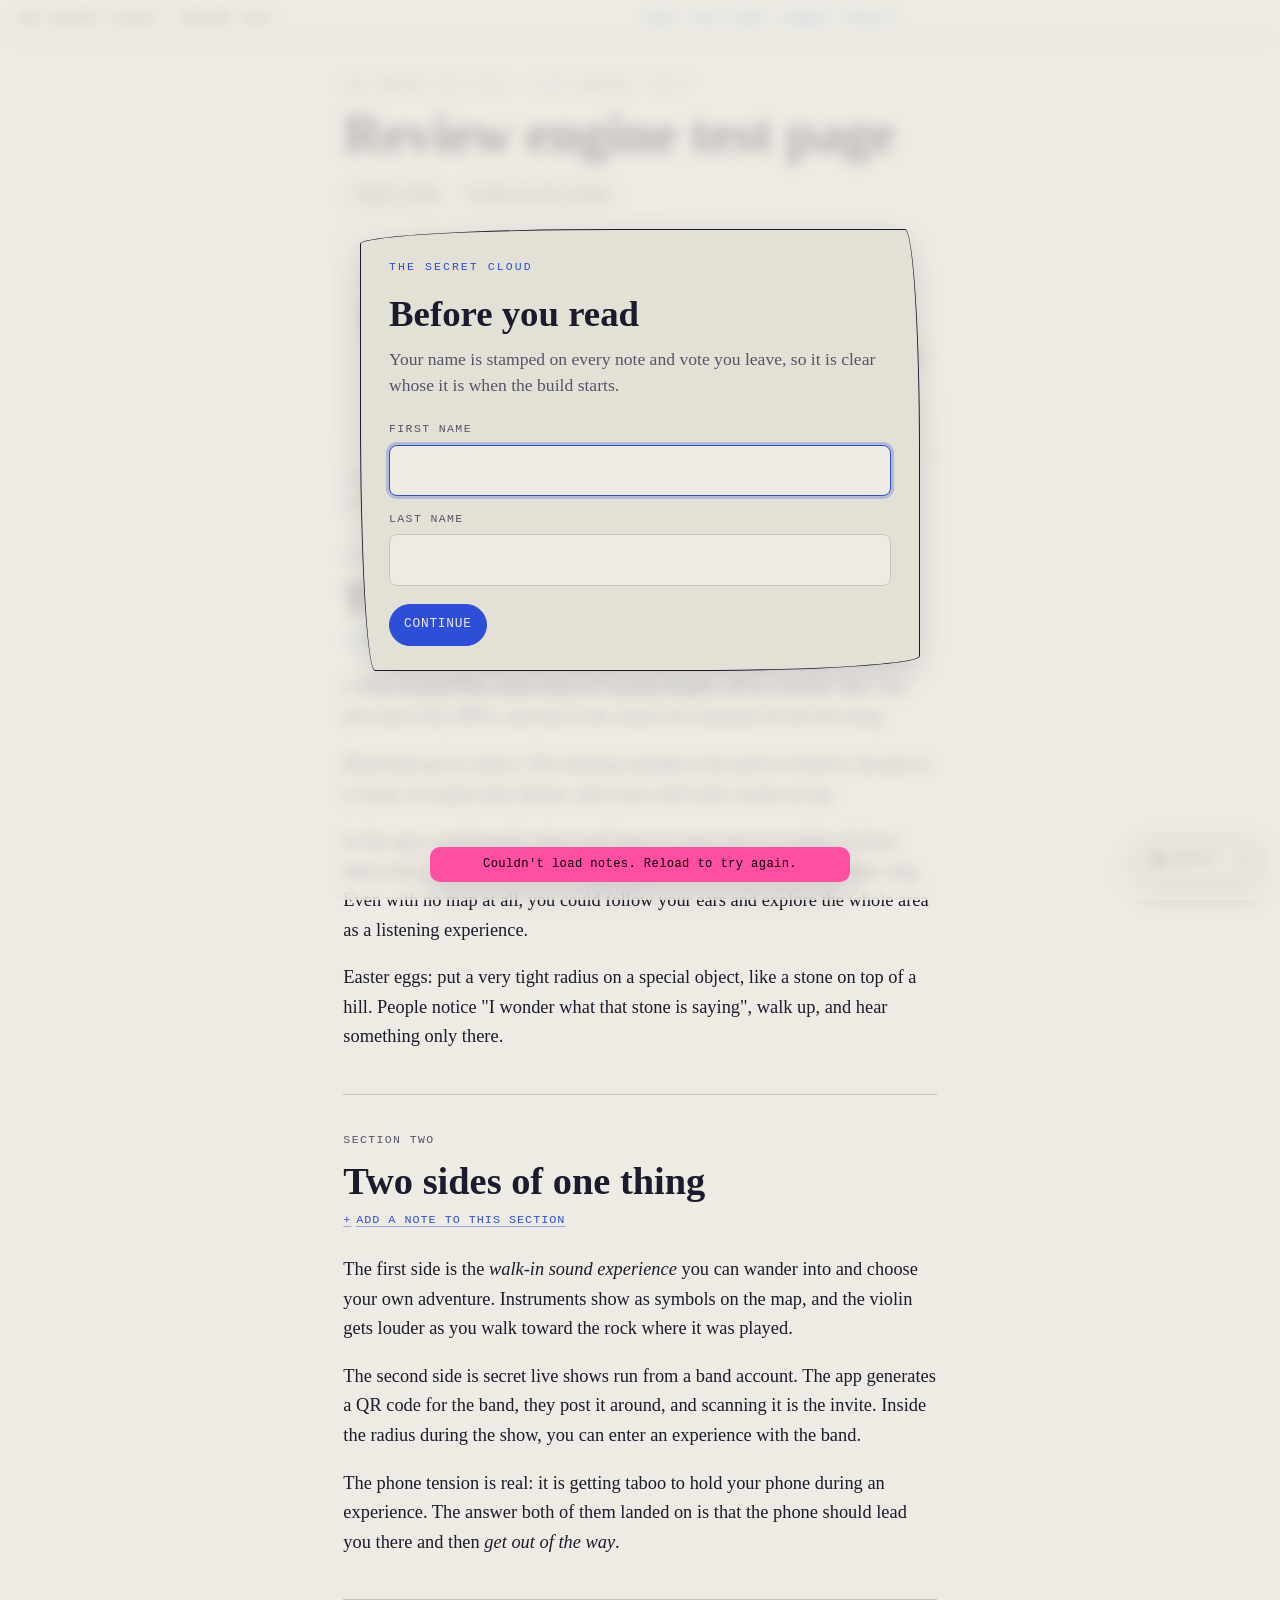
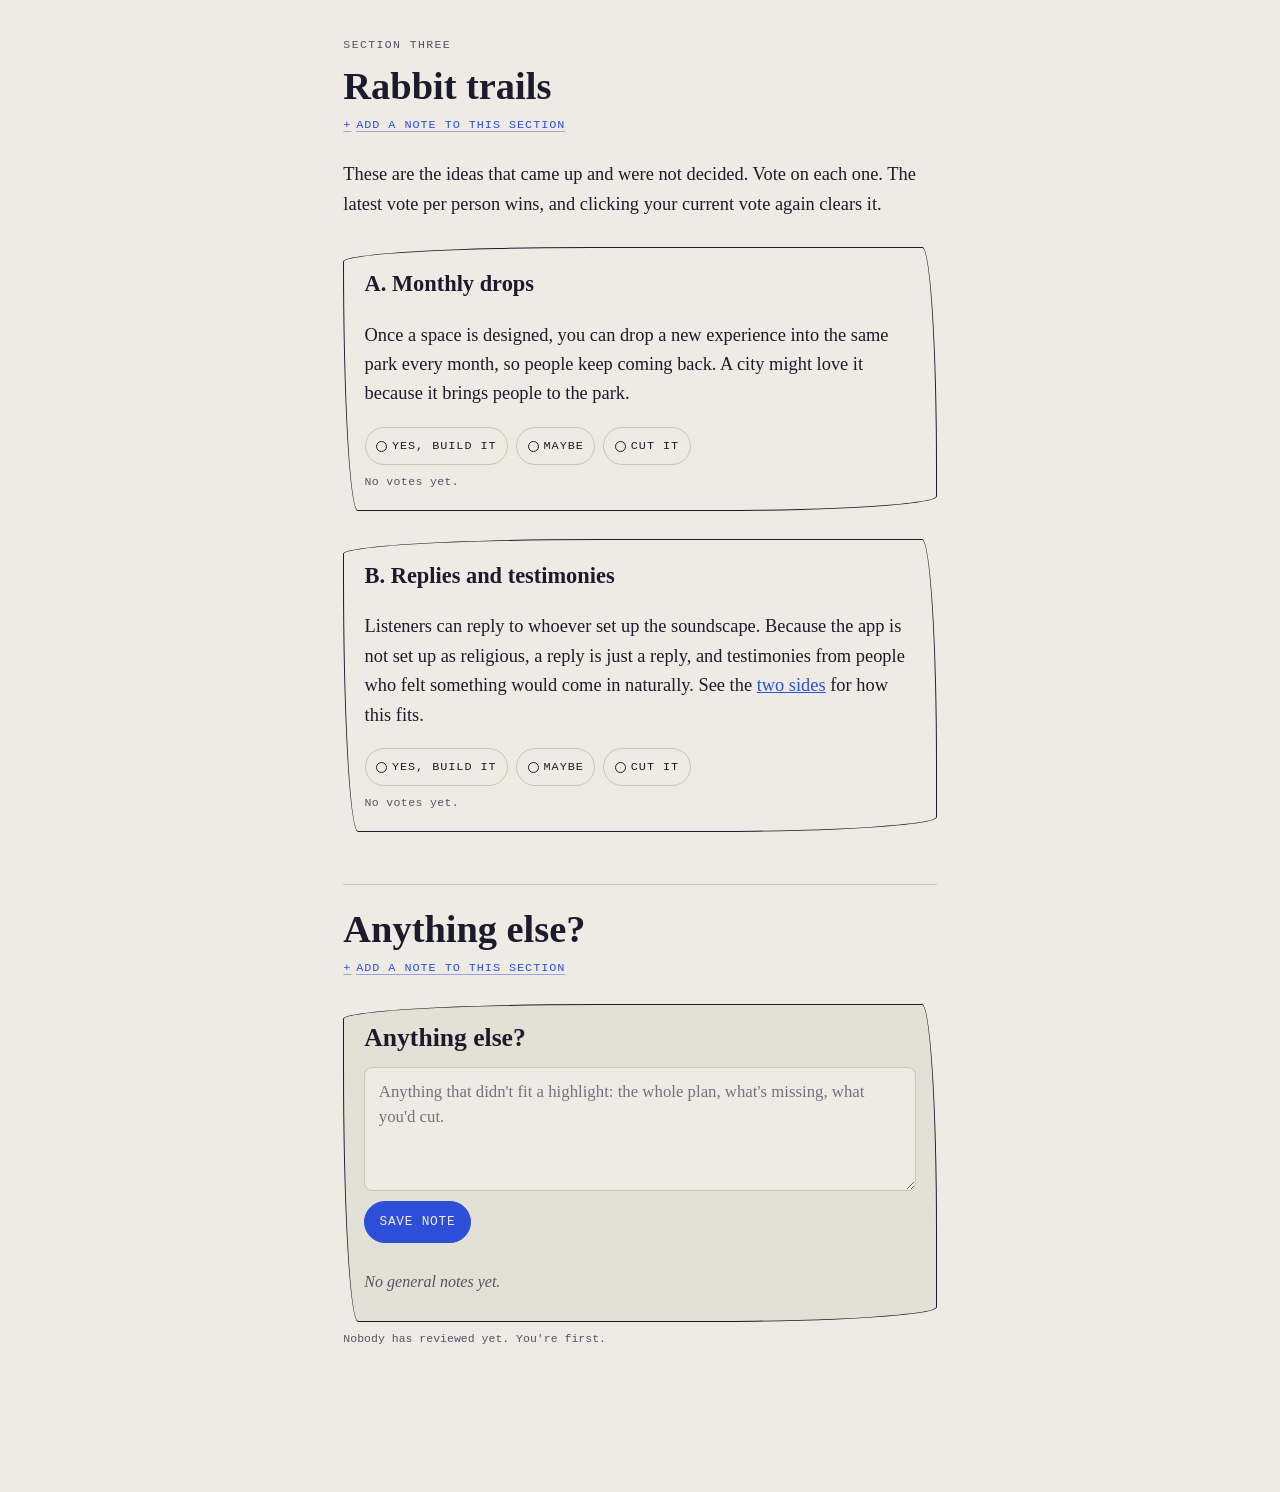
<file: dev/engine-test.html>
<!doctype html>
<html lang="en">
<head>
  <meta charset="utf-8">
  <meta name="viewport" content="width=device-width, initial-scale=1, viewport-fit=cover">
  <title>Review engine test</title>
  <meta name="robots" content="noindex">
  <style>
    /* Stand-in for assets/site.css: the same tokens, so review.css can be checked in both themes. */
    :root {
      color-scheme: light;
      --paper: #EDEBE3; --paper-2: #E3E0D5; --ink: #1C1B2E; --ink-soft: #55536A; --line: #C8C5B8;
      --riso-blue: #2D4FD8; --riso-pink: #FF4FA3; --sunflower: #F2C230; --moss: #2F8B73;
      --mark: rgba(242,194,48,.45); --mark-hot: rgba(255,79,163,.35);
      --shadow: 0 10px 30px rgba(28,27,46,.14);
      --font-display: 'Fraunces', 'Iowan Old Style', Georgia, serif;
      --font-body: 'Newsreader', 'Iowan Old Style', Georgia, serif;
      --font-mono: 'DM Mono', ui-monospace, 'SF Mono', Menlo, monospace;
    }
    @media (prefers-color-scheme: dark) {
      :root:not([data-theme="light"]) {
        color-scheme: dark;
        --paper: #15141F; --paper-2: #1E1C2B; --ink: #EDE9DE; --ink-soft: #B3AFC2; --line: #36344C;
        --riso-blue: #8AA0FF; --riso-pink: #FF7CC0; --sunflower: #F7D35A; --moss: #5FC9AC;
        --mark: rgba(247,211,90,.30); --mark-hot: rgba(255,124,192,.35);
        --shadow: 0 10px 30px rgba(0,0,0,.5);
      }
    }
    :root[data-theme="dark"] {
      color-scheme: dark;
      --paper: #15141F; --paper-2: #1E1C2B; --ink: #EDE9DE; --ink-soft: #B3AFC2; --line: #36344C;
      --riso-blue: #8AA0FF; --riso-pink: #FF7CC0; --sunflower: #F7D35A; --moss: #5FC9AC;
      --mark: rgba(247,211,90,.30); --mark-hot: rgba(255,124,192,.35);
      --shadow: 0 10px 30px rgba(0,0,0,.5);
    }
    * { box-sizing: border-box; }
    body {
      margin: 0;
      background: var(--paper);
      color: var(--ink);
      font-family: var(--font-body);
      font-size: 1.15rem;
      line-height: 1.6;
    }
    .bar {
      position: sticky; top: env(safe-area-inset-top, 0px); z-index: 40;
      display: flex; align-items: center; justify-content: space-between; gap: 12px;
      padding: 10px max(16px, env(safe-area-inset-right, 0px)) 10px max(16px, env(safe-area-inset-left, 0px));
      background: var(--paper); border-bottom: 1px solid var(--line);
      font-family: var(--font-mono); font-size: .75rem; letter-spacing: .12em; text-transform: uppercase;
    }
    .bar nav { display: flex; gap: 14px; overflow-x: auto; }
    .bar a { color: var(--riso-blue); text-decoration: none; }
    .wrap {
      max-width: 68ch; margin: 0 auto;
      padding-left: max(16px, env(safe-area-inset-left, 0px));
      padding-right: max(16px, env(safe-area-inset-right, 0px));
      padding-block: 24px 120px;
    }
    section { padding: 24px 0; border-top: 1px solid var(--line); }
    section:first-of-type { border-top: 0; }
    h1, h2 { font-family: var(--font-display); font-variation-settings: "SOFT" 70, "WONK" 1; line-height: 1.05; text-wrap: balance; }
    h1 { font-size: clamp(2.2rem, 7vw, 3.4rem); margin: .2em 0 .3em; }
    h2 { font-size: clamp(1.7rem, 5vw, 2.4rem); margin: 0 0 .2em; }
    .eyebrow { font-family: var(--font-mono); font-size: .72rem; letter-spacing: .12em; text-transform: uppercase; color: var(--ink-soft); }
    .idea { margin: 1.5em 0; padding: 1em 1.1em; border: 1.5px solid var(--ink); border-radius: 255px 15px 225px 15px / 15px 225px 15px 255px; }
    .idea h3 { margin: 0 0 .3em; font-family: var(--font-display); font-size: 1.4rem; }
    a { color: var(--riso-blue); }
    .tools { display: flex; gap: 10px; flex-wrap: wrap; margin: 12px 0; font-family: var(--font-mono); font-size: .72rem; }
    .tools button { font: inherit; padding: 6px 10px; border: 1px solid var(--line); background: var(--paper-2); color: var(--ink); border-radius: 999px; cursor: pointer; }
    #review-reviewers { font-family: var(--font-mono); font-size: .72rem; color: var(--ink-soft); margin-top: 8px; }
  </style>
  <link rel="stylesheet" href="../assets/review.css">
</head>
<body>
  <div class="bar">
    <span>The Secret Cloud · engine test</span>
    <nav><a href="#idea">Idea</a><a href="#sides">Two sides</a><a href="#trails">Rabbit trails</a></nav>
    <div id="review-identity"></div>
  </div>

  <main class="wrap">
    <p class="eyebrow">dev/engine-test.html · site_version "test"</p>
    <h1>Review engine test page</h1>
    <div class="tools">
      <button type="button" onclick="document.documentElement.dataset.theme = document.documentElement.dataset.theme === 'dark' ? 'light' : 'dark'">Toggle theme</button>
      <button type="button" onclick="try{localStorage.removeItem('sc.reviewer');localStorage.removeItem('sc.lastVisit');}catch(e){} location.reload()">Forget me and reload</button>
    </div>

    <div id="review-tutorial"></div>

    <section id="idea" data-section-title="The original idea">
      <header>
        <p class="eyebrow">Section one</p>
        <h2>The original idea</h2>
      </header>
      <p data-block="idea-loops">Collect around fifty audio loops of varying lengths, all in a similar vibe. You now have fifty MP3s, and that is the whole raw material for the first drop.</p>
      <p data-block="idea-park">Physically go to a place. The running example is <em>the park in Guthrie</em>, because it is close, it is quiet after dinner, and it has a hill with a stone on top.</p>
      <p data-block="idea-rings">In the app's world model, place each loop at a spot, give it a radius of about thirty feet, a decibel level at the <a href="#idea">outer ring</a> and a decibel level at the inner ring. Even with no map at all, you could follow your ears and explore the whole area as a listening experience.</p>
      <p data-block="idea-eggs">Easter eggs: put a very tight radius on a special object, like a stone on top of a hill. People notice "I wonder what that stone is saying", walk up, and hear something only there.</p>
    </section>

    <section id="sides" data-section-title="Two sides of one thing">
      <header>
        <p class="eyebrow">Section two</p>
        <h2>Two sides of one thing</h2>
      </header>
      <p data-block="sides-walkin">The first side is the <em>walk-in sound experience</em> you can wander into and choose your own adventure. Instruments show as symbols on the map, and the violin gets louder as you walk toward the rock where it was played.</p>
      <p data-block="sides-shows">The second side is secret live shows run from a band account. The app generates a QR code for the band, they post it around, and scanning it is the invite. Inside the radius during the show, you can enter an experience with the band.</p>
      <p data-block="sides-phone">The phone tension is real: it is getting taboo to hold your phone during an experience. The answer both of them landed on is that the phone should lead you there and then <em>get out of the way</em>.</p>
    </section>

    <section id="trails" data-section-title="Rabbit trails">
      <header>
        <p class="eyebrow">Section three</p>
        <h2>Rabbit trails</h2>
      </header>
      <p data-block="trails-intro">These are the ideas that came up and were not decided. Vote on each one. The latest vote per person wins, and clicking your current vote again clears it.</p>
      <div class="idea">
        <h3>A. Monthly drops</h3>
        <p data-block="trails-monthly">Once a space is designed, you can drop a new experience into the same park every month, so people keep coming back. A city might love it because it brings people to the park.</p>
        <div class="stance" data-stance="monthly-drops" data-stance-title="Monthly drops"></div>
      </div>
      <div class="idea">
        <h3>B. Replies and testimonies</h3>
        <p data-block="trails-replies">Listeners can reply to whoever set up the soundscape. Because the app is not set up as religious, a reply is just a reply, and testimonies from people who felt something would come in naturally. See the <a href="#sides">two sides</a> for how this fits.</p>
        <div class="stance" data-stance="replies-testimonies" data-stance-title="Replies and testimonies"></div>
      </div>
    </section>

    <section id="general-section" data-section-title="Anything else">
      <header>
        <h2>Anything else?</h2>
      </header>
      <div id="review-general"></div>
      <div id="review-reviewers"></div>
    </section>
  </main>

  <script src="../assets/config.js"></script>
  <script>
    // The test page always writes and reads site_version "test" so its rows can be purged.
    if (window.SECRET_CLOUD_CONFIG) window.SECRET_CLOUD_CONFIG.siteVersion = "test";
  </script>
  <script defer src="../assets/review.js"></script>
</body>
</html>
</file>
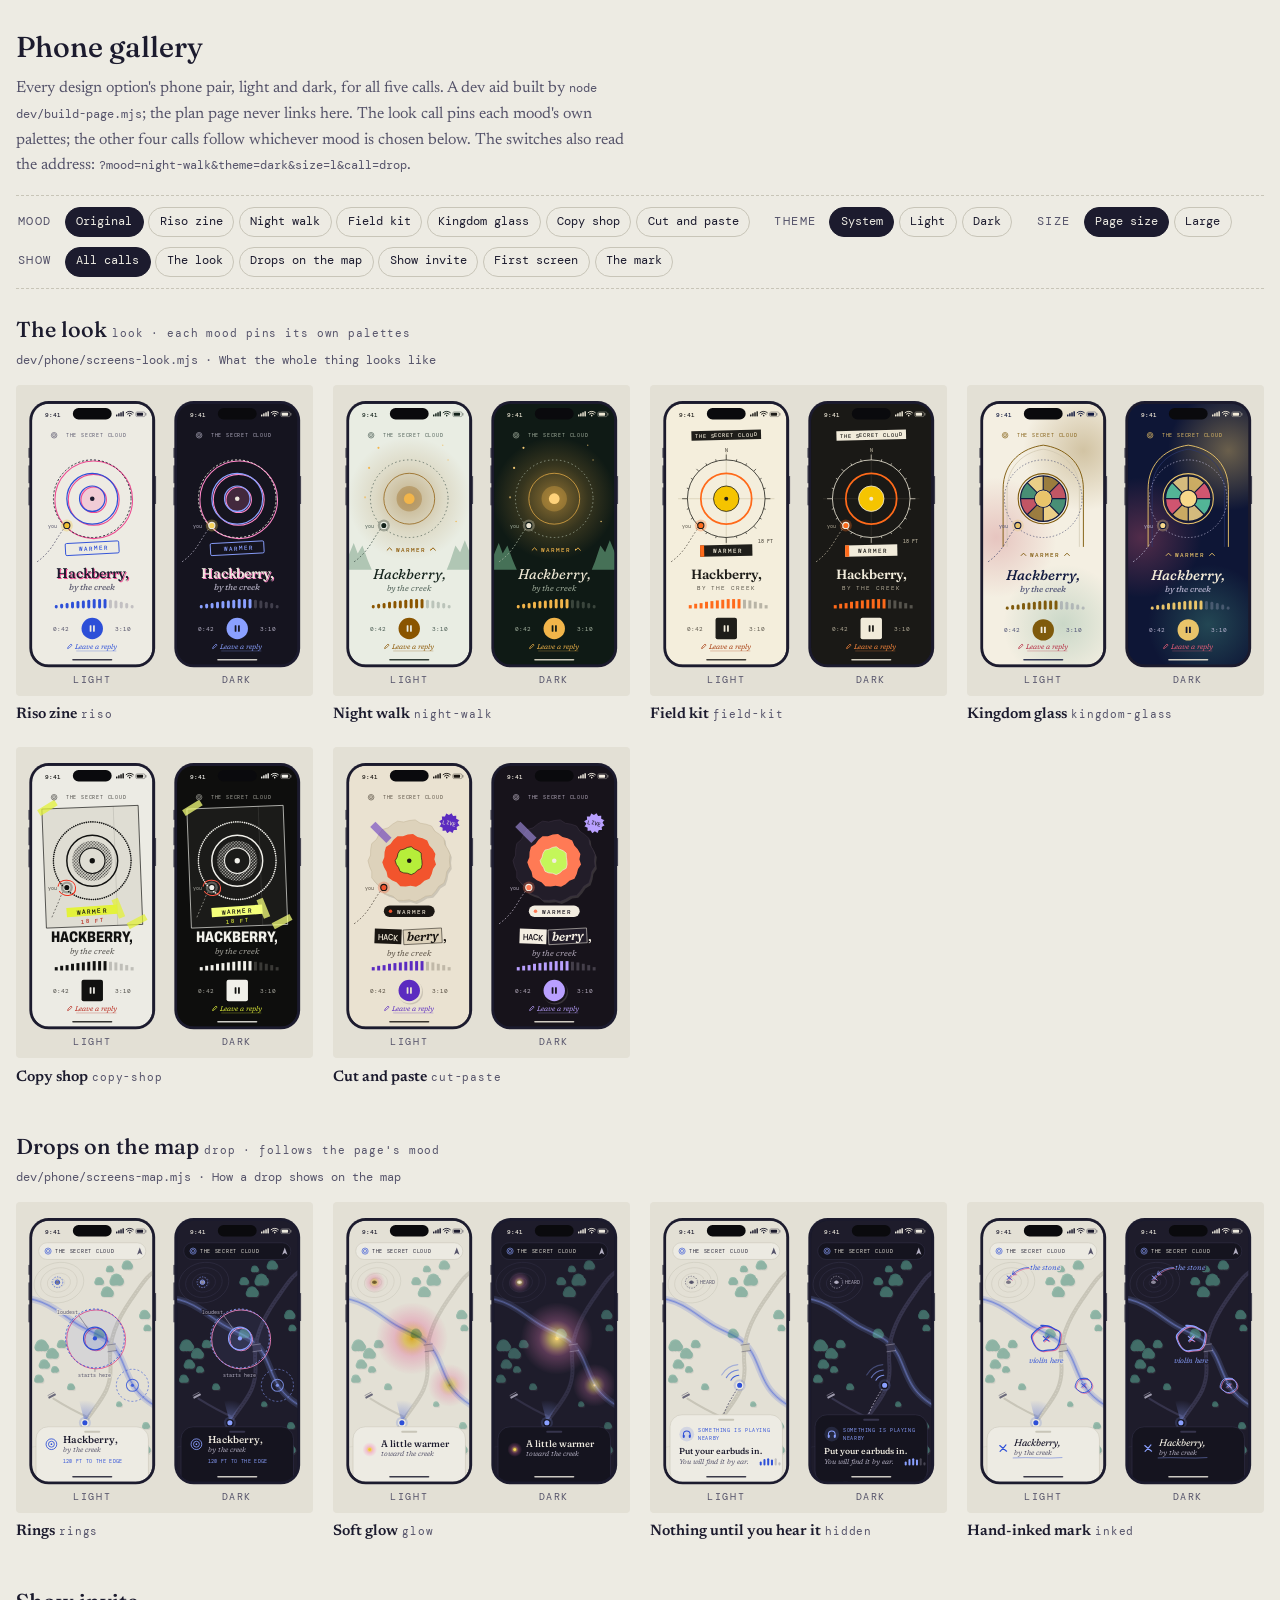
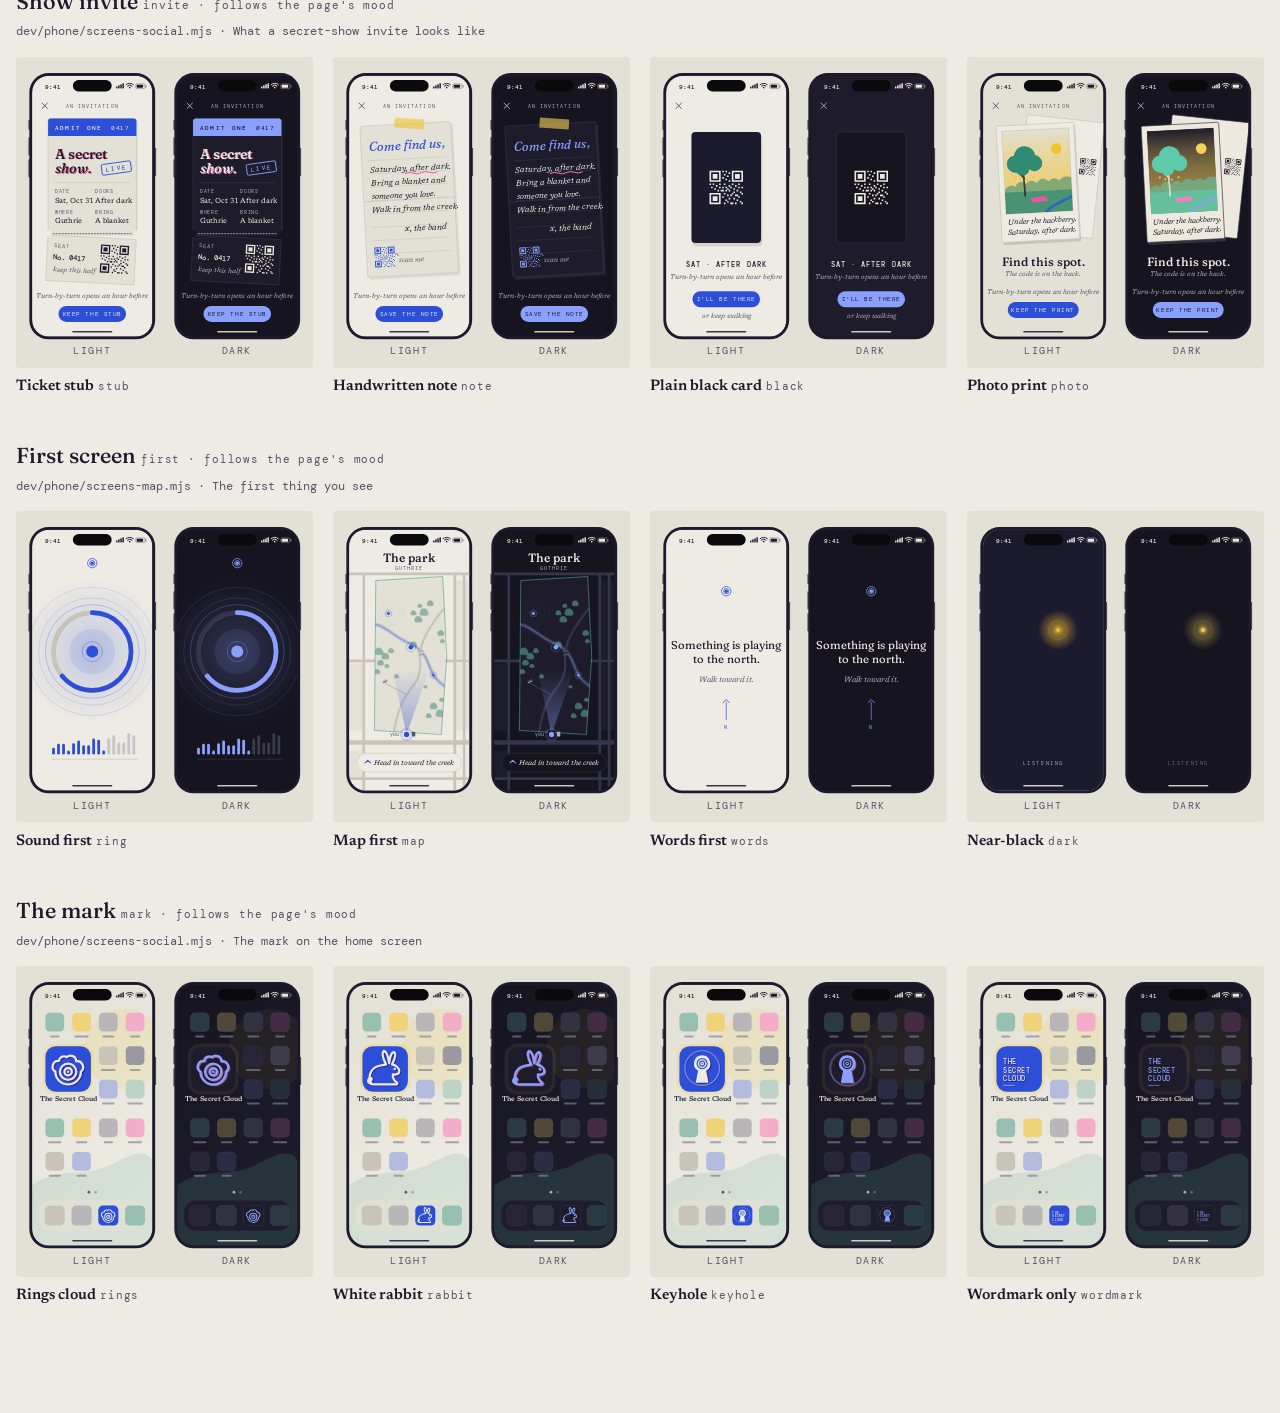
<file: dev/phone-gallery.html>
<!doctype html>
<html lang="en">
<head>
  <meta charset="utf-8">
  <meta name="viewport" content="width=device-width, initial-scale=1, viewport-fit=cover">
  <meta name="robots" content="noindex, nofollow">
  <title>Phone gallery</title>
  <link rel="preconnect" href="https://fonts.googleapis.com">
  <link rel="preconnect" href="https://fonts.gstatic.com" crossorigin>
  <link href="https://fonts.googleapis.com/css2?family=Archivo:wdth,wght@62..125,400..900&family=DM+Mono:wght@400;500&family=Fraunces:ital,opsz,wght,SOFT,WONK@0,9..144,300..900,0..100,0..1;1,9..144,300..900,0..100,0..1&family=Newsreader:ital,opsz,wght@0,6..72,400..600;1,6..72,400..600&display=swap" rel="stylesheet">
  <link rel="stylesheet" href="../assets/site.css?v=c5f41b0e64">
  <script>
(function () {
  var q = new URLSearchParams(location.search);
  var r = document.documentElement;
  var m = q.get("mood"), t = q.get("theme"), s = q.get("size"), c = q.get("call");
  if (m && ["riso","night-walk","field-kit","kingdom-glass","copy-shop","cut-paste"].indexOf(m) > -1) r.setAttribute("data-mood", m);
  if (t === "light" || t === "dark") r.setAttribute("data-theme", t);
  if (s === "l") r.setAttribute("data-size", "l");
  if (c) r.setAttribute("data-call", c);
})();
  </script>
  <style>
    .gal { max-width: 84rem; margin: 0 auto; padding: 1.5rem max(16px, env(safe-area-inset-left, 0px)) 4rem; }
    .gal h1 { margin: 0 0 .4rem; font-family: var(--font-display); font-weight: 500; font-size: 1.8rem; }
    .gal-intro { margin: 0 0 1rem; color: var(--ink-soft); font-size: 1rem; max-width: 70ch; }
    .gal-intro code, .gal-src { font-family: var(--font-mono); font-size: .78rem; }
    .gal-controls { display: flex; flex-wrap: wrap; gap: .6rem 1.4rem; margin: 0 0 1.5rem; padding: .7rem 0; border-block: 1px dashed var(--line); font-family: var(--font-mono); font-size: .72rem; letter-spacing: .06em; }
    .gal-controls fieldset { display: flex; flex-wrap: wrap; align-items: center; gap: .3rem; margin: 0; padding: 0; border: 0; }
    .gal-controls legend { float: left; margin-right: .4rem; color: var(--ink-soft); text-transform: uppercase; letter-spacing: .12em; }
    .gal-controls button { min-height: 30px; padding: .2rem .65rem; border: 1px solid var(--line); border-radius: 999px; background: none; color: var(--ink); font: inherit; cursor: pointer; }
    .gal-controls button[aria-pressed="true"] { background: var(--ink); border-color: var(--ink); color: var(--paper); }
    .gal-call { margin: 0 0 2.5rem; }
    .gal-call h2 { margin: 0; font-family: var(--font-display); font-weight: 500; font-size: 1.35rem; }
    .gal-key { font-family: var(--font-mono); font-size: .68rem; font-weight: 400; letter-spacing: .08em; color: var(--ink-soft); }
    .gal-src { margin: .2rem 0 .9rem; color: var(--ink-soft); }
    .gal-grid { display: grid; grid-template-columns: repeat(auto-fill, minmax(min(100%, 17rem), 1fr)); gap: 1.25rem; }
    .gal-opt { margin: 0; }
    .gal-opt figcaption { margin-top: .45rem; font-size: .95rem; }
    :root[data-size="l"] .gal-grid { grid-template-columns: repeat(auto-fill, minmax(min(100%, 32rem), 1fr)); }
    :root[data-size="l"] .phone-fig { --phone-w: 15rem; }
    :root[data-call] .gal-call { display: none; }
    :root[data-call="look"] .gal-call[data-call="look"],
    :root[data-call="drop"] .gal-call[data-call="drop"],
    :root[data-call="invite"] .gal-call[data-call="invite"],
    :root[data-call="first"] .gal-call[data-call="first"],
    :root[data-call="mark"] .gal-call[data-call="mark"] { display: block; }
  </style>
</head>
<body>
<div class="gal">
  <h1>Phone gallery</h1>
  <p class="gal-intro">Every design option's phone pair, light and dark, for all five calls. A dev aid built by <code>node dev/build-page.mjs</code>; the plan page never links here. The look call pins each mood's own palettes; the other four calls follow whichever mood is chosen below. The switches also read the address: <code>?mood=night-walk&amp;theme=dark&amp;size=l&amp;call=drop</code>.</p>
  <div class="gal-controls">
    <fieldset data-key="mood"><legend>Mood</legend><button type="button" data-value="">Original</button><button type="button" data-value="riso">Riso zine</button><button type="button" data-value="night-walk">Night walk</button><button type="button" data-value="field-kit">Field kit</button><button type="button" data-value="kingdom-glass">Kingdom glass</button><button type="button" data-value="copy-shop">Copy shop</button><button type="button" data-value="cut-paste">Cut and paste</button></fieldset>
    <fieldset data-key="theme"><legend>Theme</legend><button type="button" data-value="">System</button><button type="button" data-value="light">Light</button><button type="button" data-value="dark">Dark</button></fieldset>
    <fieldset data-key="size"><legend>Size</legend><button type="button" data-value="">Page size</button><button type="button" data-value="l">Large</button></fieldset>
    <fieldset data-key="call"><legend>Show</legend><button type="button" data-value="">All calls</button><button type="button" data-value="look">The look</button><button type="button" data-value="drop">Drops on the map</button><button type="button" data-value="invite">Show invite</button><button type="button" data-value="first">First screen</button><button type="button" data-value="mark">The mark</button></fieldset>
  </div>
<section class="gal-call" data-call="look" id="call-look">
  <h2>The look <span class="gal-key">look · each mood pins its own palettes</span></h2>
  <p class="gal-src">dev/phone/screens-look.mjs · What the whole thing looks like</p>
  <div class="gal-grid">
  <figure class="gal-opt" id="opt-look-riso">
    <div class="phone-pair" role="img" aria-label="Riso zine: the app on a phone, in light and in dark">
<div class="phone-fig"><svg class="ph ph-light ph-pal-riso-l" viewBox="-2 0 192 398" width="192" height="398" aria-hidden="true" focusable="false">
<defs><clipPath id="ph1-screen"><rect x="4" y="4" width="180" height="390" rx="25"/></clipPath></defs>
<g class="ph-btn"><rect x="-1.4" y="70" width="2.2" height="15" rx="1"/><rect x="-1.4" y="96" width="2.2" height="27" rx="1"/><rect x="-1.4" y="129" width="2.2" height="27" rx="1"/><rect x="187.2" y="112" width="2.2" height="42" rx="1"/></g>
<rect class="ph-body" x="0" y="0" width="188" height="398" rx="29"/>
<g clip-path="url(#ph1-screen)"><g transform="translate(4 4)">
<rect class="sf-bg" x="0" y="0" width="180" height="390"/>

<circle cx="33" cy="47.2" r="4.2" fill="none" class="ss-soft" stroke-width="0.9"/><circle cx="33" cy="47.2" r="2.3100000000000005" fill="none" class="ss-soft" stroke-width="0.9"/><circle cx="33" cy="47.2" r="0.672" class="sf-soft"/><text x="96" y="50" class="t-mono sf-soft" font-size="8" text-anchor="middle" letter-spacing="1.2">THE SECRET CLOUD</text>
<g class="s-blend" transform="translate(2.2 1.6)"><circle cx="90" cy="142" r="58" fill="none" class="ss-accent2" stroke-width="1.6"/><circle cx="90" cy="142" r="38" fill="none" class="ss-accent2" stroke-width="1.6"/><circle cx="90" cy="142" r="19" fill="none" class="ss-accent2" stroke-width="1.6"/></g>
<circle cx="90" cy="142" r="58" fill="none" class="ss-ink" stroke-width="1.3" stroke-dasharray="2 4" stroke-linecap="round"/>
<circle cx="90" cy="142" r="38" fill="none" class="ss-accent" stroke-width="1.8"/>
<circle cx="90" cy="142" r="19" class="sf-accent2" opacity=".2"/>
<circle cx="90" cy="142" r="19" fill="none" class="ss-accent" stroke-width="1.8"/>
<circle cx="90" cy="142" r="3.4" class="sf-ink"/>
<path d="M8 236 C22 226 30 214 36 204 S46 188 52 182" fill="none" class="ss-soft" stroke-width="1.4" stroke-dasharray="1.5 4" stroke-linecap="round" opacity=".8"/><circle cx="52" cy="182" r="9" class="sf-hi" opacity=".3"/><circle cx="52" cy="182" r="4.6" class="sf-hi ss-ink" stroke-width="1.6"/><text x="38" y="186" class="t-mono sf-soft" font-size="8" text-anchor="end">you</text>
<g transform="rotate(-3 90 218)">
  <rect x="50" y="207" width="80" height="18" rx="2" class="sf-bg ss-accent" stroke-width="1.4"/>
  <text x="93" y="219.5" class="t-mono sf-accent" font-size="9" text-anchor="middle" font-weight="500" letter-spacing="1.6">WARMER</text>
</g>
<g class="s-blend" transform="translate(1.8 1.4)"><text x="90" y="260" class="t-display sf-accent2" font-size="21" text-anchor="middle" font-weight="500">Hackberry,</text></g>
<text x="90" y="260" class="t-display sf-ink" font-size="21" text-anchor="middle" font-weight="500">Hackberry,</text>
<text x="90" y="278" class="t-display sf-soft t-italic" font-size="13" text-anchor="middle">by the creek</text>
<rect x="34.0" y="301" width="4.4" height="5" rx="2.2" class="sf-accent"/><rect x="42.1" y="299" width="4.4" height="7" rx="2.2" class="sf-accent"/><rect x="50.2" y="298" width="4.4" height="8" rx="2.2" class="sf-accent"/><rect x="58.3" y="296" width="4.4" height="10" rx="2.2" class="sf-accent"/><rect x="66.4" y="295" width="4.4" height="11" rx="2.2" class="sf-accent"/><rect x="74.5" y="294" width="4.4" height="12" rx="2.2" class="sf-accent"/><rect x="82.6" y="293" width="4.4" height="13" rx="2.2" class="sf-accent"/><rect x="90.7" y="292" width="4.4" height="14" rx="2.2" class="sf-accent"/><rect x="98.8" y="292" width="4.4" height="14" rx="2.2" class="sf-accent"/><rect x="106.9" y="292" width="4.4" height="14" rx="2.2" class="sf-accent"/><rect x="115.0" y="293" width="4.4" height="13" rx="2.2" class="sf-soft" opacity=".28"/><rect x="123.1" y="294" width="4.4" height="12" rx="2.2" class="sf-soft" opacity=".28"/><rect x="131.2" y="296" width="4.4" height="10" rx="2.2" class="sf-soft" opacity=".28"/><rect x="139.3" y="298" width="4.4" height="8" rx="2.2" class="sf-soft" opacity=".28"/><rect x="147.4" y="301" width="4.4" height="5" rx="2.2" class="sf-soft" opacity=".28"/>
<text x="56" y="339" class="t-mono sf-soft" font-size="8.5" text-anchor="end">0:42</text><circle cx="90" cy="336" r="16" class="sf-accent"/><rect x="86.16" y="331.2" width="2.64" height="9.600000000000001" rx="0.6000000000000001" class="sf-bg"/><rect x="91.2" y="331.2" width="2.64" height="9.600000000000001" rx="0.6000000000000001" class="sf-bg"/><text x="124" y="339" class="t-mono sf-soft" font-size="8.5">3:10</text>
<path d="M53.08 365.92 L53.8 363.58 L58.3 359.08 L59.92 360.7 L55.42 365.2 Z" fill="none" class="ss-accent" stroke-width="1" stroke-linejoin="round"/><text x="96" y="366" class="t-body sf-accent t-italic" font-size="10.5" text-anchor="middle">Leave a reply</text><path d="M66 369.5 H126" class="ss-accent" stroke-width=".7" opacity=".6"/>
<g class="ph-status sf-ink"><text x="31" y="19.2" class="t-mono sf-ink" font-size="9" font-weight="500" text-anchor="middle">9:41</text><rect x="125.5" y="16" width="2.2" height="3" rx=".6"/><rect x="128.7" y="14.4" width="2.2" height="4.6" rx=".6"/><rect x="131.9" y="12.8" width="2.2" height="6.2" rx=".6"/><rect x="135.1" y="11.2" width="2.2" height="7.800000000000001" rx=".6"/><path d="M140.6 13.4 A8 8 0 0 1 151.4 13.4 M142.6 15.5 A5 5 0 0 1 149.4 15.5" fill="none" class="ss-ink" stroke-width="1.4" stroke-linecap="round"/><circle cx="146" cy="17.9" r="1.2"/><rect x="155" y="12.3" width="14" height="7" rx="2.1" fill="none" class="ss-ink" stroke-width=".9" opacity=".55"/><rect x="156.4" y="13.7" width="9.6" height="4.2" rx="1.1"/><path d="M170.2 14.6 V17" class="ss-ink" stroke-width="1.2" stroke-linecap="round" opacity=".55"/></g>
<rect x="61" y="6.5" width="58" height="17" rx="8.5" class="ph-island"/>
<rect x="60" y="381.4" width="60" height="2.4" rx="1.2" class="sf-ink ph-home"/>
</g></g>
<rect class="ph-rim" x="3.5" y="3.5" width="181" height="391" rx="25.5" fill="none" stroke-width="1"/>
</svg><span class="phone-cap">Light</span></div>
<div class="phone-fig"><svg class="ph ph-dark ph-pal-riso-d" viewBox="-2 0 192 398" width="192" height="398" aria-hidden="true" focusable="false">
<defs><clipPath id="ph2-screen"><rect x="4" y="4" width="180" height="390" rx="25"/></clipPath></defs>
<g class="ph-btn"><rect x="-1.4" y="70" width="2.2" height="15" rx="1"/><rect x="-1.4" y="96" width="2.2" height="27" rx="1"/><rect x="-1.4" y="129" width="2.2" height="27" rx="1"/><rect x="187.2" y="112" width="2.2" height="42" rx="1"/></g>
<rect class="ph-body" x="0" y="0" width="188" height="398" rx="29"/>
<g clip-path="url(#ph2-screen)"><g transform="translate(4 4)">
<rect class="sf-bg" x="0" y="0" width="180" height="390"/>

<circle cx="33" cy="47.2" r="4.2" fill="none" class="ss-soft" stroke-width="0.9"/><circle cx="33" cy="47.2" r="2.3100000000000005" fill="none" class="ss-soft" stroke-width="0.9"/><circle cx="33" cy="47.2" r="0.672" class="sf-soft"/><text x="96" y="50" class="t-mono sf-soft" font-size="8" text-anchor="middle" letter-spacing="1.2">THE SECRET CLOUD</text>
<g class="s-blend" transform="translate(2.2 1.6)"><circle cx="90" cy="142" r="58" fill="none" class="ss-accent2" stroke-width="1.6"/><circle cx="90" cy="142" r="38" fill="none" class="ss-accent2" stroke-width="1.6"/><circle cx="90" cy="142" r="19" fill="none" class="ss-accent2" stroke-width="1.6"/></g>
<circle cx="90" cy="142" r="58" fill="none" class="ss-ink" stroke-width="1.3" stroke-dasharray="2 4" stroke-linecap="round"/>
<circle cx="90" cy="142" r="38" fill="none" class="ss-accent" stroke-width="1.8"/>
<circle cx="90" cy="142" r="19" class="sf-accent2" opacity=".2"/>
<circle cx="90" cy="142" r="19" fill="none" class="ss-accent" stroke-width="1.8"/>
<circle cx="90" cy="142" r="3.4" class="sf-ink"/>
<path d="M8 236 C22 226 30 214 36 204 S46 188 52 182" fill="none" class="ss-soft" stroke-width="1.4" stroke-dasharray="1.5 4" stroke-linecap="round" opacity=".8"/><circle cx="52" cy="182" r="9" class="sf-hi" opacity=".3"/><circle cx="52" cy="182" r="4.6" class="sf-hi ss-ink" stroke-width="1.6"/><text x="38" y="186" class="t-mono sf-soft" font-size="8" text-anchor="end">you</text>
<g transform="rotate(-3 90 218)">
  <rect x="50" y="207" width="80" height="18" rx="2" class="sf-bg ss-accent" stroke-width="1.4"/>
  <text x="93" y="219.5" class="t-mono sf-accent" font-size="9" text-anchor="middle" font-weight="500" letter-spacing="1.6">WARMER</text>
</g>
<g class="s-blend" transform="translate(1.8 1.4)"><text x="90" y="260" class="t-display sf-accent2" font-size="21" text-anchor="middle" font-weight="500">Hackberry,</text></g>
<text x="90" y="260" class="t-display sf-ink" font-size="21" text-anchor="middle" font-weight="500">Hackberry,</text>
<text x="90" y="278" class="t-display sf-soft t-italic" font-size="13" text-anchor="middle">by the creek</text>
<rect x="34.0" y="301" width="4.4" height="5" rx="2.2" class="sf-accent"/><rect x="42.1" y="299" width="4.4" height="7" rx="2.2" class="sf-accent"/><rect x="50.2" y="298" width="4.4" height="8" rx="2.2" class="sf-accent"/><rect x="58.3" y="296" width="4.4" height="10" rx="2.2" class="sf-accent"/><rect x="66.4" y="295" width="4.4" height="11" rx="2.2" class="sf-accent"/><rect x="74.5" y="294" width="4.4" height="12" rx="2.2" class="sf-accent"/><rect x="82.6" y="293" width="4.4" height="13" rx="2.2" class="sf-accent"/><rect x="90.7" y="292" width="4.4" height="14" rx="2.2" class="sf-accent"/><rect x="98.8" y="292" width="4.4" height="14" rx="2.2" class="sf-accent"/><rect x="106.9" y="292" width="4.4" height="14" rx="2.2" class="sf-accent"/><rect x="115.0" y="293" width="4.4" height="13" rx="2.2" class="sf-soft" opacity=".28"/><rect x="123.1" y="294" width="4.4" height="12" rx="2.2" class="sf-soft" opacity=".28"/><rect x="131.2" y="296" width="4.4" height="10" rx="2.2" class="sf-soft" opacity=".28"/><rect x="139.3" y="298" width="4.4" height="8" rx="2.2" class="sf-soft" opacity=".28"/><rect x="147.4" y="301" width="4.4" height="5" rx="2.2" class="sf-soft" opacity=".28"/>
<text x="56" y="339" class="t-mono sf-soft" font-size="8.5" text-anchor="end">0:42</text><circle cx="90" cy="336" r="16" class="sf-accent"/><rect x="86.16" y="331.2" width="2.64" height="9.600000000000001" rx="0.6000000000000001" class="sf-bg"/><rect x="91.2" y="331.2" width="2.64" height="9.600000000000001" rx="0.6000000000000001" class="sf-bg"/><text x="124" y="339" class="t-mono sf-soft" font-size="8.5">3:10</text>
<path d="M53.08 365.92 L53.8 363.58 L58.3 359.08 L59.92 360.7 L55.42 365.2 Z" fill="none" class="ss-accent" stroke-width="1" stroke-linejoin="round"/><text x="96" y="366" class="t-body sf-accent t-italic" font-size="10.5" text-anchor="middle">Leave a reply</text><path d="M66 369.5 H126" class="ss-accent" stroke-width=".7" opacity=".6"/>
<g class="ph-status sf-ink"><text x="31" y="19.2" class="t-mono sf-ink" font-size="9" font-weight="500" text-anchor="middle">9:41</text><rect x="125.5" y="16" width="2.2" height="3" rx=".6"/><rect x="128.7" y="14.4" width="2.2" height="4.6" rx=".6"/><rect x="131.9" y="12.8" width="2.2" height="6.2" rx=".6"/><rect x="135.1" y="11.2" width="2.2" height="7.800000000000001" rx=".6"/><path d="M140.6 13.4 A8 8 0 0 1 151.4 13.4 M142.6 15.5 A5 5 0 0 1 149.4 15.5" fill="none" class="ss-ink" stroke-width="1.4" stroke-linecap="round"/><circle cx="146" cy="17.9" r="1.2"/><rect x="155" y="12.3" width="14" height="7" rx="2.1" fill="none" class="ss-ink" stroke-width=".9" opacity=".55"/><rect x="156.4" y="13.7" width="9.6" height="4.2" rx="1.1"/><path d="M170.2 14.6 V17" class="ss-ink" stroke-width="1.2" stroke-linecap="round" opacity=".55"/></g>
<rect x="61" y="6.5" width="58" height="17" rx="8.5" class="ph-island"/>
<rect x="60" y="381.4" width="60" height="2.4" rx="1.2" class="sf-ink ph-home"/>
</g></g>
<rect class="ph-rim" x="3.5" y="3.5" width="181" height="391" rx="25.5" fill="none" stroke-width="1"/>
</svg><span class="phone-cap">Dark</span></div>
</div>
    <figcaption><strong>Riso zine</strong> <span class="gal-key">riso</span></figcaption>
  </figure>
  <figure class="gal-opt" id="opt-look-night-walk">
    <div class="phone-pair" role="img" aria-label="Night walk: the app on a phone, in light and in dark">
<div class="phone-fig"><svg class="ph ph-light ph-pal-night-l" viewBox="-2 0 192 398" width="192" height="398" aria-hidden="true" focusable="false">
<defs><clipPath id="ph3-screen"><rect x="4" y="4" width="180" height="390" rx="25"/></clipPath></defs>
<g class="ph-btn"><rect x="-1.4" y="70" width="2.2" height="15" rx="1"/><rect x="-1.4" y="96" width="2.2" height="27" rx="1"/><rect x="-1.4" y="129" width="2.2" height="27" rx="1"/><rect x="187.2" y="112" width="2.2" height="42" rx="1"/></g>
<rect class="ph-body" x="0" y="0" width="188" height="398" rx="29"/>
<g clip-path="url(#ph3-screen)"><g transform="translate(4 4)">
<rect class="sf-bg" x="0" y="0" width="180" height="390"/>

<defs><radialGradient id="ph3-lantern" cx=".5" cy=".5" r=".5">
  <stop offset="0" class="sg-accent" stop-opacity="0.4"/>
  <stop offset=".55" class="sg-accent" stop-opacity="0.128"/>
  <stop offset="1" class="sg-accent" stop-opacity="0"/>
</radialGradient></defs>
<circle cx="90" cy="142" r="92" fill="url(#ph3-lantern)"/>
<path d="M-2 248 V230 L7 208 L13 224 L20 212 L28 234 L34 248 Z M182 248 V226 L173 204 L166 222 L159 212 L151 236 L146 248 Z" class="sf-moss" opacity="0.3"/>
<circle cx="33" cy="47.2" r="4.2" fill="none" class="ss-soft" stroke-width="0.9"/><circle cx="33" cy="47.2" r="2.3100000000000005" fill="none" class="ss-soft" stroke-width="0.9"/><circle cx="33" cy="47.2" r="0.672" class="sf-soft"/><text x="96" y="50" class="t-mono sf-soft" font-size="8" text-anchor="middle" letter-spacing="1.2">THE SECRET CLOUD</text>
<circle cx="90" cy="142" r="58" fill="none" class="ss-soft" stroke-width="1.1" stroke-dasharray="1 5" stroke-linecap="round"/>
<circle cx="90" cy="142" r="38" fill="none" class="ss-accent" stroke-width="1.4" opacity=".75"/>
<circle cx="90" cy="142" r="19" class="sf-accent" opacity=".3"/>
<circle cx="90" cy="142" r="8" class="sf-hi"/>
<circle cx="30" cy="96" r="1.6" class="sf-hi" opacity="0.95"/><circle cx="148" cy="84" r="1.1" class="sf-hi" opacity="0.6"/><circle cx="160" cy="176" r="1.1" class="sf-hi" opacity="0.95"/><circle cx="24" cy="140" r="1.6" class="sf-hi" opacity="0.6"/><circle cx="122" cy="218" r="1.1" class="sf-hi" opacity="0.95"/><circle cx="140" cy="62" r="1.1" class="sf-hi" opacity="0.6"/><circle cx="44" cy="66" r="1.6" class="sf-hi" opacity="0.95"/>
<path d="M8 236 C22 226 30 214 36 204 S46 188 52 182" fill="none" class="ss-soft" stroke-width="1.4" stroke-dasharray="1.5 4" stroke-linecap="round" opacity=".8"/><circle cx="52" cy="182" r="9" class="sf-ink" opacity=".3"/><circle cx="52" cy="182" r="4.6" class="sf-ink ss-bg" stroke-width="1.6"/><text x="38" y="186" class="t-mono sf-soft" font-size="8" text-anchor="end">you</text>
<path d="M57 218.9 L60.5 215.4 L64 218.9" fill="none" class="ss-accent" stroke-width="1.4" stroke-linecap="round" stroke-linejoin="round"/><text x="93" y="221" class="t-mono sf-accent" font-size="9" text-anchor="middle" font-weight="500" letter-spacing="1.6">WARMER</text><path d="M122 218.9 L125.5 215.4 L129 218.9" fill="none" class="ss-accent" stroke-width="1.4" stroke-linecap="round" stroke-linejoin="round"/>
<text x="90" y="262" class="t-display sf-ink t-italic" font-size="21" text-anchor="middle" font-weight="400">Hackberry,</text>
<text x="90" y="280" class="t-body sf-soft t-italic" font-size="12.5" text-anchor="middle">by the creek</text>
<rect x="34.0" y="301" width="4.4" height="5" rx="2.2" class="sf-accent"/><rect x="42.1" y="299" width="4.4" height="7" rx="2.2" class="sf-accent"/><rect x="50.2" y="298" width="4.4" height="8" rx="2.2" class="sf-accent"/><rect x="58.3" y="296" width="4.4" height="10" rx="2.2" class="sf-accent"/><rect x="66.4" y="295" width="4.4" height="11" rx="2.2" class="sf-accent"/><rect x="74.5" y="294" width="4.4" height="12" rx="2.2" class="sf-accent"/><rect x="82.6" y="293" width="4.4" height="13" rx="2.2" class="sf-accent"/><rect x="90.7" y="292" width="4.4" height="14" rx="2.2" class="sf-accent"/><rect x="98.8" y="292" width="4.4" height="14" rx="2.2" class="sf-accent"/><rect x="106.9" y="292" width="4.4" height="14" rx="2.2" class="sf-accent"/><rect x="115.0" y="293" width="4.4" height="13" rx="2.2" class="sf-soft" opacity=".28"/><rect x="123.1" y="294" width="4.4" height="12" rx="2.2" class="sf-soft" opacity=".28"/><rect x="131.2" y="296" width="4.4" height="10" rx="2.2" class="sf-soft" opacity=".28"/><rect x="139.3" y="298" width="4.4" height="8" rx="2.2" class="sf-soft" opacity=".28"/><rect x="147.4" y="301" width="4.4" height="5" rx="2.2" class="sf-soft" opacity=".28"/>
<text x="56" y="339" class="t-mono sf-soft" font-size="8.5" text-anchor="end">0:42</text><circle cx="90" cy="336" r="16" class="sf-accent"/><rect x="86.16" y="331.2" width="2.64" height="9.600000000000001" rx="0.6000000000000001" class="sf-bg"/><rect x="91.2" y="331.2" width="2.64" height="9.600000000000001" rx="0.6000000000000001" class="sf-bg"/><text x="124" y="339" class="t-mono sf-soft" font-size="8.5">3:10</text>
<path d="M53.08 365.92 L53.8 363.58 L58.3 359.08 L59.92 360.7 L55.42 365.2 Z" fill="none" class="ss-accent" stroke-width="1" stroke-linejoin="round"/><text x="96" y="366" class="t-body sf-accent t-italic" font-size="10.5" text-anchor="middle">Leave a reply</text><path d="M66 369.5 H126" class="ss-accent" stroke-width=".7" opacity=".6"/>
<g class="ph-status sf-ink"><text x="31" y="19.2" class="t-mono sf-ink" font-size="9" font-weight="500" text-anchor="middle">9:41</text><rect x="125.5" y="16" width="2.2" height="3" rx=".6"/><rect x="128.7" y="14.4" width="2.2" height="4.6" rx=".6"/><rect x="131.9" y="12.8" width="2.2" height="6.2" rx=".6"/><rect x="135.1" y="11.2" width="2.2" height="7.800000000000001" rx=".6"/><path d="M140.6 13.4 A8 8 0 0 1 151.4 13.4 M142.6 15.5 A5 5 0 0 1 149.4 15.5" fill="none" class="ss-ink" stroke-width="1.4" stroke-linecap="round"/><circle cx="146" cy="17.9" r="1.2"/><rect x="155" y="12.3" width="14" height="7" rx="2.1" fill="none" class="ss-ink" stroke-width=".9" opacity=".55"/><rect x="156.4" y="13.7" width="9.6" height="4.2" rx="1.1"/><path d="M170.2 14.6 V17" class="ss-ink" stroke-width="1.2" stroke-linecap="round" opacity=".55"/></g>
<rect x="61" y="6.5" width="58" height="17" rx="8.5" class="ph-island"/>
<rect x="60" y="381.4" width="60" height="2.4" rx="1.2" class="sf-ink ph-home"/>
</g></g>
<rect class="ph-rim" x="3.5" y="3.5" width="181" height="391" rx="25.5" fill="none" stroke-width="1"/>
</svg><span class="phone-cap">Light</span></div>
<div class="phone-fig"><svg class="ph ph-dark ph-pal-night-d" viewBox="-2 0 192 398" width="192" height="398" aria-hidden="true" focusable="false">
<defs><clipPath id="ph4-screen"><rect x="4" y="4" width="180" height="390" rx="25"/></clipPath></defs>
<g class="ph-btn"><rect x="-1.4" y="70" width="2.2" height="15" rx="1"/><rect x="-1.4" y="96" width="2.2" height="27" rx="1"/><rect x="-1.4" y="129" width="2.2" height="27" rx="1"/><rect x="187.2" y="112" width="2.2" height="42" rx="1"/></g>
<rect class="ph-body" x="0" y="0" width="188" height="398" rx="29"/>
<g clip-path="url(#ph4-screen)"><g transform="translate(4 4)">
<rect class="sf-bg" x="0" y="0" width="180" height="390"/>

<defs><radialGradient id="ph4-lantern" cx=".5" cy=".5" r=".5">
  <stop offset="0" class="sg-accent" stop-opacity="0.55"/>
  <stop offset=".55" class="sg-accent" stop-opacity="0.17600000000000002"/>
  <stop offset="1" class="sg-accent" stop-opacity="0"/>
</radialGradient></defs>
<circle cx="90" cy="142" r="92" fill="url(#ph4-lantern)"/>
<path d="M-2 248 V230 L7 208 L13 224 L20 212 L28 234 L34 248 Z M182 248 V226 L173 204 L166 222 L159 212 L151 236 L146 248 Z" class="sf-moss" opacity="0.5"/>
<circle cx="33" cy="47.2" r="4.2" fill="none" class="ss-soft" stroke-width="0.9"/><circle cx="33" cy="47.2" r="2.3100000000000005" fill="none" class="ss-soft" stroke-width="0.9"/><circle cx="33" cy="47.2" r="0.672" class="sf-soft"/><text x="96" y="50" class="t-mono sf-soft" font-size="8" text-anchor="middle" letter-spacing="1.2">THE SECRET CLOUD</text>
<circle cx="90" cy="142" r="58" fill="none" class="ss-soft" stroke-width="1.1" stroke-dasharray="1 5" stroke-linecap="round"/>
<circle cx="90" cy="142" r="38" fill="none" class="ss-accent" stroke-width="1.4" opacity=".75"/>
<circle cx="90" cy="142" r="19" class="sf-accent" opacity=".3"/>
<circle cx="90" cy="142" r="8" class="sf-hi"/>
<circle cx="30" cy="96" r="1.6" class="sf-hi" opacity="0.95"/><circle cx="148" cy="84" r="1.1" class="sf-hi" opacity="0.6"/><circle cx="160" cy="176" r="1.1" class="sf-hi" opacity="0.95"/><circle cx="24" cy="140" r="1.6" class="sf-hi" opacity="0.6"/><circle cx="122" cy="218" r="1.1" class="sf-hi" opacity="0.95"/><circle cx="140" cy="62" r="1.1" class="sf-hi" opacity="0.6"/><circle cx="44" cy="66" r="1.6" class="sf-hi" opacity="0.95"/>
<path d="M8 236 C22 226 30 214 36 204 S46 188 52 182" fill="none" class="ss-soft" stroke-width="1.4" stroke-dasharray="1.5 4" stroke-linecap="round" opacity=".8"/><circle cx="52" cy="182" r="9" class="sf-ink" opacity=".3"/><circle cx="52" cy="182" r="4.6" class="sf-ink ss-bg" stroke-width="1.6"/><text x="38" y="186" class="t-mono sf-soft" font-size="8" text-anchor="end">you</text>
<path d="M57 218.9 L60.5 215.4 L64 218.9" fill="none" class="ss-accent" stroke-width="1.4" stroke-linecap="round" stroke-linejoin="round"/><text x="93" y="221" class="t-mono sf-accent" font-size="9" text-anchor="middle" font-weight="500" letter-spacing="1.6">WARMER</text><path d="M122 218.9 L125.5 215.4 L129 218.9" fill="none" class="ss-accent" stroke-width="1.4" stroke-linecap="round" stroke-linejoin="round"/>
<text x="90" y="262" class="t-display sf-ink t-italic" font-size="21" text-anchor="middle" font-weight="400">Hackberry,</text>
<text x="90" y="280" class="t-body sf-soft t-italic" font-size="12.5" text-anchor="middle">by the creek</text>
<rect x="34.0" y="301" width="4.4" height="5" rx="2.2" class="sf-accent"/><rect x="42.1" y="299" width="4.4" height="7" rx="2.2" class="sf-accent"/><rect x="50.2" y="298" width="4.4" height="8" rx="2.2" class="sf-accent"/><rect x="58.3" y="296" width="4.4" height="10" rx="2.2" class="sf-accent"/><rect x="66.4" y="295" width="4.4" height="11" rx="2.2" class="sf-accent"/><rect x="74.5" y="294" width="4.4" height="12" rx="2.2" class="sf-accent"/><rect x="82.6" y="293" width="4.4" height="13" rx="2.2" class="sf-accent"/><rect x="90.7" y="292" width="4.4" height="14" rx="2.2" class="sf-accent"/><rect x="98.8" y="292" width="4.4" height="14" rx="2.2" class="sf-accent"/><rect x="106.9" y="292" width="4.4" height="14" rx="2.2" class="sf-accent"/><rect x="115.0" y="293" width="4.4" height="13" rx="2.2" class="sf-soft" opacity=".28"/><rect x="123.1" y="294" width="4.4" height="12" rx="2.2" class="sf-soft" opacity=".28"/><rect x="131.2" y="296" width="4.4" height="10" rx="2.2" class="sf-soft" opacity=".28"/><rect x="139.3" y="298" width="4.4" height="8" rx="2.2" class="sf-soft" opacity=".28"/><rect x="147.4" y="301" width="4.4" height="5" rx="2.2" class="sf-soft" opacity=".28"/>
<text x="56" y="339" class="t-mono sf-soft" font-size="8.5" text-anchor="end">0:42</text><circle cx="90" cy="336" r="16" class="sf-accent"/><rect x="86.16" y="331.2" width="2.64" height="9.600000000000001" rx="0.6000000000000001" class="sf-bg"/><rect x="91.2" y="331.2" width="2.64" height="9.600000000000001" rx="0.6000000000000001" class="sf-bg"/><text x="124" y="339" class="t-mono sf-soft" font-size="8.5">3:10</text>
<path d="M53.08 365.92 L53.8 363.58 L58.3 359.08 L59.92 360.7 L55.42 365.2 Z" fill="none" class="ss-accent" stroke-width="1" stroke-linejoin="round"/><text x="96" y="366" class="t-body sf-accent t-italic" font-size="10.5" text-anchor="middle">Leave a reply</text><path d="M66 369.5 H126" class="ss-accent" stroke-width=".7" opacity=".6"/>
<g class="ph-status sf-ink"><text x="31" y="19.2" class="t-mono sf-ink" font-size="9" font-weight="500" text-anchor="middle">9:41</text><rect x="125.5" y="16" width="2.2" height="3" rx=".6"/><rect x="128.7" y="14.4" width="2.2" height="4.6" rx=".6"/><rect x="131.9" y="12.8" width="2.2" height="6.2" rx=".6"/><rect x="135.1" y="11.2" width="2.2" height="7.800000000000001" rx=".6"/><path d="M140.6 13.4 A8 8 0 0 1 151.4 13.4 M142.6 15.5 A5 5 0 0 1 149.4 15.5" fill="none" class="ss-ink" stroke-width="1.4" stroke-linecap="round"/><circle cx="146" cy="17.9" r="1.2"/><rect x="155" y="12.3" width="14" height="7" rx="2.1" fill="none" class="ss-ink" stroke-width=".9" opacity=".55"/><rect x="156.4" y="13.7" width="9.6" height="4.2" rx="1.1"/><path d="M170.2 14.6 V17" class="ss-ink" stroke-width="1.2" stroke-linecap="round" opacity=".55"/></g>
<rect x="61" y="6.5" width="58" height="17" rx="8.5" class="ph-island"/>
<rect x="60" y="381.4" width="60" height="2.4" rx="1.2" class="sf-ink ph-home"/>
</g></g>
<rect class="ph-rim" x="3.5" y="3.5" width="181" height="391" rx="25.5" fill="none" stroke-width="1"/>
</svg><span class="phone-cap">Dark</span></div>
</div>
    <figcaption><strong>Night walk</strong> <span class="gal-key">night-walk</span></figcaption>
  </figure>
  <figure class="gal-opt" id="opt-look-field-kit">
    <div class="phone-pair" role="img" aria-label="Field kit: the app on a phone, in light and in dark">
<div class="phone-fig"><svg class="ph ph-light ph-pal-field-l" viewBox="-2 0 192 398" width="192" height="398" aria-hidden="true" focusable="false">
<defs><clipPath id="ph5-screen"><rect x="4" y="4" width="180" height="390" rx="25"/></clipPath></defs>
<g class="ph-btn"><rect x="-1.4" y="70" width="2.2" height="15" rx="1"/><rect x="-1.4" y="96" width="2.2" height="27" rx="1"/><rect x="-1.4" y="129" width="2.2" height="27" rx="1"/><rect x="187.2" y="112" width="2.2" height="42" rx="1"/></g>
<rect class="ph-body" x="0" y="0" width="188" height="398" rx="29"/>
<g clip-path="url(#ph5-screen)"><g transform="translate(4 4)">
<rect class="sf-bg" x="0" y="0" width="180" height="390"/>

<g transform="rotate(-1.5 90 48)">
  <rect x="38" y="40" width="104" height="14" class="sf-ink"/>
  <text x="90" y="50" class="t-mono sf-bg" font-size="8" text-anchor="middle" font-weight="500" letter-spacing="1.4">THE SECRET CLOUD</text>
</g>
<path d="M18 142 H162 M90 70 V214" class="ss-line" stroke-width=".9"/>
<path d="M148.0 142.0 L156.0 142.0 M146.0 157.0 L148.9 157.8 M140.2 171.0 L142.8 172.5 M131.0 183.0 L134.5 186.5 M119.0 192.2 L120.5 194.8 M105.0 198.0 L105.8 200.9 M90.0 200.0 L90.0 208.0 M75.0 198.0 L74.2 200.9 M61.0 192.2 L59.5 194.8 M49.0 183.0 L45.5 186.5 M39.8 171.0 L37.2 172.5 M34.0 157.0 L31.1 157.8 M32.0 142.0 L24.0 142.0 M34.0 127.0 L31.1 126.2 M39.8 113.0 L37.2 111.5 M49.0 101.0 L45.5 97.5 M61.0 91.8 L59.5 89.2 M75.0 86.0 L74.2 83.1 M90.0 84.0 L90.0 76.0 M105.0 86.0 L105.8 83.1 M119.0 91.8 L120.5 89.2 M131.0 101.0 L134.5 97.5 M140.2 113.0 L142.8 111.5 M146.0 127.0 L148.9 126.2" class="ss-ink" stroke-width="1"/>
<circle cx="90" cy="142" r="58" fill="none" class="ss-ink" stroke-width="1.2"/>
<circle cx="90" cy="142" r="38" fill="none" class="ss-accent2" stroke-width="2.6"/>
<circle cx="90" cy="142" r="19" class="sf-hi"/>
<circle cx="90" cy="142" r="19" fill="none" class="ss-ink" stroke-width="1.2"/>
<circle cx="90" cy="142" r="3" class="sf-ink"/>
<text x="90" y="72" class="t-mono sf-soft" font-size="8" text-anchor="middle" font-weight="500">N</text>
<text x="137" y="208" class="t-mono sf-soft" font-size="8" font-weight="500">18 FT</text>
<path d="M8 236 C22 226 30 214 36 204 S46 188 52 182" fill="none" class="ss-soft" stroke-width="1.4" stroke-dasharray="1.5 4" stroke-linecap="round" opacity=".8"/><circle cx="52" cy="182" r="9" class="sf-accent2" opacity=".3"/><circle cx="52" cy="182" r="4.6" class="sf-accent2 ss-ink" stroke-width="1.6"/><text x="38" y="186" class="t-mono sf-soft" font-size="8" text-anchor="end">you</text>
<g transform="rotate(-1.2 90 220)">
  <rect x="51" y="211" width="78" height="17" class="sf-ink"/>
  <rect x="51" y="211" width="6" height="17" class="sf-accent2"/>
  <text x="93" y="223" class="t-mono sf-bg" font-size="9" text-anchor="middle" font-weight="500" letter-spacing="1.6">WARMER</text>
</g>
<text x="90" y="262" class="t-display sf-ink" font-size="20" text-anchor="middle" font-weight="600">Hackberry,</text>
<text x="90" y="279" class="t-mono sf-soft" font-size="8.5" text-anchor="middle" letter-spacing="1.4">BY THE CREEK</text>
<rect x="34.0" y="301" width="4.4" height="5" rx="0" class="sf-accent2"/><rect x="42.1" y="299" width="4.4" height="7" rx="0" class="sf-accent2"/><rect x="50.2" y="298" width="4.4" height="8" rx="0" class="sf-accent2"/><rect x="58.3" y="296" width="4.4" height="10" rx="0" class="sf-accent2"/><rect x="66.4" y="295" width="4.4" height="11" rx="0" class="sf-accent2"/><rect x="74.5" y="294" width="4.4" height="12" rx="0" class="sf-accent2"/><rect x="82.6" y="293" width="4.4" height="13" rx="0" class="sf-accent2"/><rect x="90.7" y="292" width="4.4" height="14" rx="0" class="sf-accent2"/><rect x="98.8" y="292" width="4.4" height="14" rx="0" class="sf-accent2"/><rect x="106.9" y="292" width="4.4" height="14" rx="0" class="sf-accent2"/><rect x="115.0" y="293" width="4.4" height="13" rx="0" class="sf-ink" opacity=".28"/><rect x="123.1" y="294" width="4.4" height="12" rx="0" class="sf-ink" opacity=".28"/><rect x="131.2" y="296" width="4.4" height="10" rx="0" class="sf-ink" opacity=".28"/><rect x="139.3" y="298" width="4.4" height="8" rx="0" class="sf-ink" opacity=".28"/><rect x="147.4" y="301" width="4.4" height="5" rx="0" class="sf-ink" opacity=".28"/>
<text x="56" y="339" class="t-mono sf-soft" font-size="8.5" text-anchor="end">0:42</text><rect x="74" y="320" width="32" height="32" rx="3" class="sf-ink"/><rect x="86.16" y="331.2" width="2.64" height="9.600000000000001" rx="0.6000000000000001" class="sf-bg"/><rect x="91.2" y="331.2" width="2.64" height="9.600000000000001" rx="0.6000000000000001" class="sf-bg"/><text x="124" y="339" class="t-mono sf-soft" font-size="8.5">3:10</text>
<path d="M53.08 365.92 L53.8 363.58 L58.3 359.08 L59.92 360.7 L55.42 365.2 Z" fill="none" class="ss-accent" stroke-width="1" stroke-linejoin="round"/><text x="96" y="366" class="t-body sf-accent t-italic" font-size="10.5" text-anchor="middle">Leave a reply</text><path d="M66 369.5 H126" class="ss-accent" stroke-width=".7" opacity=".6"/>
<g class="ph-status sf-ink"><text x="31" y="19.2" class="t-mono sf-ink" font-size="9" font-weight="500" text-anchor="middle">9:41</text><rect x="125.5" y="16" width="2.2" height="3" rx=".6"/><rect x="128.7" y="14.4" width="2.2" height="4.6" rx=".6"/><rect x="131.9" y="12.8" width="2.2" height="6.2" rx=".6"/><rect x="135.1" y="11.2" width="2.2" height="7.800000000000001" rx=".6"/><path d="M140.6 13.4 A8 8 0 0 1 151.4 13.4 M142.6 15.5 A5 5 0 0 1 149.4 15.5" fill="none" class="ss-ink" stroke-width="1.4" stroke-linecap="round"/><circle cx="146" cy="17.9" r="1.2"/><rect x="155" y="12.3" width="14" height="7" rx="2.1" fill="none" class="ss-ink" stroke-width=".9" opacity=".55"/><rect x="156.4" y="13.7" width="9.6" height="4.2" rx="1.1"/><path d="M170.2 14.6 V17" class="ss-ink" stroke-width="1.2" stroke-linecap="round" opacity=".55"/></g>
<rect x="61" y="6.5" width="58" height="17" rx="8.5" class="ph-island"/>
<rect x="60" y="381.4" width="60" height="2.4" rx="1.2" class="sf-ink ph-home"/>
</g></g>
<rect class="ph-rim" x="3.5" y="3.5" width="181" height="391" rx="25.5" fill="none" stroke-width="1"/>
</svg><span class="phone-cap">Light</span></div>
<div class="phone-fig"><svg class="ph ph-dark ph-pal-field-d" viewBox="-2 0 192 398" width="192" height="398" aria-hidden="true" focusable="false">
<defs><clipPath id="ph6-screen"><rect x="4" y="4" width="180" height="390" rx="25"/></clipPath></defs>
<g class="ph-btn"><rect x="-1.4" y="70" width="2.2" height="15" rx="1"/><rect x="-1.4" y="96" width="2.2" height="27" rx="1"/><rect x="-1.4" y="129" width="2.2" height="27" rx="1"/><rect x="187.2" y="112" width="2.2" height="42" rx="1"/></g>
<rect class="ph-body" x="0" y="0" width="188" height="398" rx="29"/>
<g clip-path="url(#ph6-screen)"><g transform="translate(4 4)">
<rect class="sf-bg" x="0" y="0" width="180" height="390"/>

<g transform="rotate(-1.5 90 48)">
  <rect x="38" y="40" width="104" height="14" class="sf-ink"/>
  <text x="90" y="50" class="t-mono sf-bg" font-size="8" text-anchor="middle" font-weight="500" letter-spacing="1.4">THE SECRET CLOUD</text>
</g>
<path d="M18 142 H162 M90 70 V214" class="ss-line" stroke-width=".9"/>
<path d="M148.0 142.0 L156.0 142.0 M146.0 157.0 L148.9 157.8 M140.2 171.0 L142.8 172.5 M131.0 183.0 L134.5 186.5 M119.0 192.2 L120.5 194.8 M105.0 198.0 L105.8 200.9 M90.0 200.0 L90.0 208.0 M75.0 198.0 L74.2 200.9 M61.0 192.2 L59.5 194.8 M49.0 183.0 L45.5 186.5 M39.8 171.0 L37.2 172.5 M34.0 157.0 L31.1 157.8 M32.0 142.0 L24.0 142.0 M34.0 127.0 L31.1 126.2 M39.8 113.0 L37.2 111.5 M49.0 101.0 L45.5 97.5 M61.0 91.8 L59.5 89.2 M75.0 86.0 L74.2 83.1 M90.0 84.0 L90.0 76.0 M105.0 86.0 L105.8 83.1 M119.0 91.8 L120.5 89.2 M131.0 101.0 L134.5 97.5 M140.2 113.0 L142.8 111.5 M146.0 127.0 L148.9 126.2" class="ss-ink" stroke-width="1"/>
<circle cx="90" cy="142" r="58" fill="none" class="ss-ink" stroke-width="1.2"/>
<circle cx="90" cy="142" r="38" fill="none" class="ss-accent2" stroke-width="2.6"/>
<circle cx="90" cy="142" r="19" class="sf-hi"/>
<circle cx="90" cy="142" r="19" fill="none" class="ss-ink" stroke-width="1.2"/>
<circle cx="90" cy="142" r="3" class="sf-ink"/>
<text x="90" y="72" class="t-mono sf-soft" font-size="8" text-anchor="middle" font-weight="500">N</text>
<text x="137" y="208" class="t-mono sf-soft" font-size="8" font-weight="500">18 FT</text>
<path d="M8 236 C22 226 30 214 36 204 S46 188 52 182" fill="none" class="ss-soft" stroke-width="1.4" stroke-dasharray="1.5 4" stroke-linecap="round" opacity=".8"/><circle cx="52" cy="182" r="9" class="sf-accent2" opacity=".3"/><circle cx="52" cy="182" r="4.6" class="sf-accent2 ss-ink" stroke-width="1.6"/><text x="38" y="186" class="t-mono sf-soft" font-size="8" text-anchor="end">you</text>
<g transform="rotate(-1.2 90 220)">
  <rect x="51" y="211" width="78" height="17" class="sf-ink"/>
  <rect x="51" y="211" width="6" height="17" class="sf-accent2"/>
  <text x="93" y="223" class="t-mono sf-bg" font-size="9" text-anchor="middle" font-weight="500" letter-spacing="1.6">WARMER</text>
</g>
<text x="90" y="262" class="t-display sf-ink" font-size="20" text-anchor="middle" font-weight="600">Hackberry,</text>
<text x="90" y="279" class="t-mono sf-soft" font-size="8.5" text-anchor="middle" letter-spacing="1.4">BY THE CREEK</text>
<rect x="34.0" y="301" width="4.4" height="5" rx="0" class="sf-accent2"/><rect x="42.1" y="299" width="4.4" height="7" rx="0" class="sf-accent2"/><rect x="50.2" y="298" width="4.4" height="8" rx="0" class="sf-accent2"/><rect x="58.3" y="296" width="4.4" height="10" rx="0" class="sf-accent2"/><rect x="66.4" y="295" width="4.4" height="11" rx="0" class="sf-accent2"/><rect x="74.5" y="294" width="4.4" height="12" rx="0" class="sf-accent2"/><rect x="82.6" y="293" width="4.4" height="13" rx="0" class="sf-accent2"/><rect x="90.7" y="292" width="4.4" height="14" rx="0" class="sf-accent2"/><rect x="98.8" y="292" width="4.4" height="14" rx="0" class="sf-accent2"/><rect x="106.9" y="292" width="4.4" height="14" rx="0" class="sf-accent2"/><rect x="115.0" y="293" width="4.4" height="13" rx="0" class="sf-ink" opacity=".28"/><rect x="123.1" y="294" width="4.4" height="12" rx="0" class="sf-ink" opacity=".28"/><rect x="131.2" y="296" width="4.4" height="10" rx="0" class="sf-ink" opacity=".28"/><rect x="139.3" y="298" width="4.4" height="8" rx="0" class="sf-ink" opacity=".28"/><rect x="147.4" y="301" width="4.4" height="5" rx="0" class="sf-ink" opacity=".28"/>
<text x="56" y="339" class="t-mono sf-soft" font-size="8.5" text-anchor="end">0:42</text><rect x="74" y="320" width="32" height="32" rx="3" class="sf-ink"/><rect x="86.16" y="331.2" width="2.64" height="9.600000000000001" rx="0.6000000000000001" class="sf-bg"/><rect x="91.2" y="331.2" width="2.64" height="9.600000000000001" rx="0.6000000000000001" class="sf-bg"/><text x="124" y="339" class="t-mono sf-soft" font-size="8.5">3:10</text>
<path d="M53.08 365.92 L53.8 363.58 L58.3 359.08 L59.92 360.7 L55.42 365.2 Z" fill="none" class="ss-accent" stroke-width="1" stroke-linejoin="round"/><text x="96" y="366" class="t-body sf-accent t-italic" font-size="10.5" text-anchor="middle">Leave a reply</text><path d="M66 369.5 H126" class="ss-accent" stroke-width=".7" opacity=".6"/>
<g class="ph-status sf-ink"><text x="31" y="19.2" class="t-mono sf-ink" font-size="9" font-weight="500" text-anchor="middle">9:41</text><rect x="125.5" y="16" width="2.2" height="3" rx=".6"/><rect x="128.7" y="14.4" width="2.2" height="4.6" rx=".6"/><rect x="131.9" y="12.8" width="2.2" height="6.2" rx=".6"/><rect x="135.1" y="11.2" width="2.2" height="7.800000000000001" rx=".6"/><path d="M140.6 13.4 A8 8 0 0 1 151.4 13.4 M142.6 15.5 A5 5 0 0 1 149.4 15.5" fill="none" class="ss-ink" stroke-width="1.4" stroke-linecap="round"/><circle cx="146" cy="17.9" r="1.2"/><rect x="155" y="12.3" width="14" height="7" rx="2.1" fill="none" class="ss-ink" stroke-width=".9" opacity=".55"/><rect x="156.4" y="13.7" width="9.6" height="4.2" rx="1.1"/><path d="M170.2 14.6 V17" class="ss-ink" stroke-width="1.2" stroke-linecap="round" opacity=".55"/></g>
<rect x="61" y="6.5" width="58" height="17" rx="8.5" class="ph-island"/>
<rect x="60" y="381.4" width="60" height="2.4" rx="1.2" class="sf-ink ph-home"/>
</g></g>
<rect class="ph-rim" x="3.5" y="3.5" width="181" height="391" rx="25.5" fill="none" stroke-width="1"/>
</svg><span class="phone-cap">Dark</span></div>
</div>
    <figcaption><strong>Field kit</strong> <span class="gal-key">field-kit</span></figcaption>
  </figure>
  <figure class="gal-opt" id="opt-look-kingdom-glass">
    <div class="phone-pair" role="img" aria-label="Kingdom glass: the app on a phone, in light and in dark">
<div class="phone-fig"><svg class="ph ph-light ph-pal-glass-l" viewBox="-2 0 192 398" width="192" height="398" aria-hidden="true" focusable="false">
<defs><clipPath id="ph7-screen"><rect x="4" y="4" width="180" height="390" rx="25"/></clipPath></defs>
<g class="ph-btn"><rect x="-1.4" y="70" width="2.2" height="15" rx="1"/><rect x="-1.4" y="96" width="2.2" height="27" rx="1"/><rect x="-1.4" y="129" width="2.2" height="27" rx="1"/><rect x="187.2" y="112" width="2.2" height="42" rx="1"/></g>
<rect class="ph-body" x="0" y="0" width="188" height="398" rx="29"/>
<g clip-path="url(#ph7-screen)"><g transform="translate(4 4)">
<rect class="sf-bg" x="0" y="0" width="180" height="390"/>

<defs><radialGradient id="ph7-pool-a" cx=".5" cy=".5" r=".5"><stop offset="0" class="sg-accent" stop-opacity="0.294"/><stop offset="1" class="sg-accent" stop-opacity="0"/></radialGradient><radialGradient id="ph7-pool-b" cx=".5" cy=".5" r=".5"><stop offset="0" class="sg-accent2" stop-opacity="0.21"/><stop offset="1" class="sg-accent2" stop-opacity="0"/></radialGradient><radialGradient id="ph7-pool-c" cx=".5" cy=".5" r=".5"><stop offset="0" class="sg-moss" stop-opacity="0.182"/><stop offset="1" class="sg-moss" stop-opacity="0"/></radialGradient></defs>
<circle cx="150" cy="70" r="90" fill="url(#ph7-pool-a)"/><circle cx="20" cy="200" r="90" fill="url(#ph7-pool-b)"/><circle cx="120" cy="330" r="90" fill="url(#ph7-pool-c)"/>
<circle cx="33" cy="47.2" r="4.2" fill="none" class="ss-accent" stroke-width="0.9"/><circle cx="33" cy="47.2" r="2.3100000000000005" fill="none" class="ss-accent" stroke-width="0.9"/><circle cx="33" cy="47.2" r="0.672" class="sf-accent"/><text x="96" y="50" class="t-mono sf-accent" font-size="8" text-anchor="middle" letter-spacing="1.2">THE SECRET CLOUD</text>
<path d="M30 214 V128 C30 86 60 66 90 62 C120 66 150 86 150 128 V214" fill="none" class="ss-accent" stroke-width="1.4"/>
<path d="M36 214 V129 C36 92 63 72 90 68 C117 72 144 92 144 129 V214" fill="none" class="ss-line" stroke-width="1"/>
<path d="M90.0 129.0 L90.0 108.0 A34 34 0 0 1 114.0 118.0 L99.2 132.8 A13 13 0 0 0 90.0 129.0 Z" class="sf-accent" opacity="0.75"/><path d="M99.2 132.8 L114.0 118.0 A34 34 0 0 1 124.0 142.0 L103.0 142.0 A13 13 0 0 0 99.2 132.8 Z" class="sf-accent2" opacity="0.75"/><path d="M103.0 142.0 L124.0 142.0 A34 34 0 0 1 114.0 166.0 L99.2 151.2 A13 13 0 0 0 103.0 142.0 Z" class="sf-moss" opacity="0.75"/><path d="M99.2 151.2 L114.0 166.0 A34 34 0 0 1 90.0 176.0 L90.0 155.0 A13 13 0 0 0 99.2 151.2 Z" class="sf-hi" opacity="0.75"/><path d="M90.0 155.0 L90.0 176.0 A34 34 0 0 1 66.0 166.0 L80.8 151.2 A13 13 0 0 0 90.0 155.0 Z" class="sf-accent" opacity="0.75"/><path d="M80.8 151.2 L66.0 166.0 A34 34 0 0 1 56.0 142.0 L77.0 142.0 A13 13 0 0 0 80.8 151.2 Z" class="sf-accent2" opacity="0.75"/><path d="M77.0 142.0 L56.0 142.0 A34 34 0 0 1 66.0 118.0 L80.8 132.8 A13 13 0 0 0 77.0 142.0 Z" class="sf-moss" opacity="0.75"/><path d="M80.8 132.8 L66.0 118.0 A34 34 0 0 1 90.0 108.0 L90.0 129.0 A13 13 0 0 0 80.8 132.8 Z" class="sf-hi" opacity="0.75"/>
<g class="ss-ink" stroke-width="1.8" fill="none"><path d="M90.0 129.0 L90.0 108.0"/><path d="M99.2 132.8 L114.0 118.0"/><path d="M103.0 142.0 L124.0 142.0"/><path d="M99.2 151.2 L114.0 166.0"/><path d="M90.0 155.0 L90.0 176.0"/><path d="M80.8 151.2 L66.0 166.0"/><path d="M77.0 142.0 L56.0 142.0"/><path d="M80.8 132.8 L66.0 118.0"/><circle cx="90" cy="142" r="34"/><circle cx="90" cy="142" r="13"/></g>
<circle cx="90" cy="142" r="12" class="sf-hi"/>
<circle cx="90" cy="142" r="37.5" fill="none" class="ss-accent" stroke-width="1.6"/>
<circle cx="90" cy="142" r="58" fill="none" class="ss-soft" stroke-width="1" stroke-dasharray="1 4" stroke-linecap="round"/>
<path d="M8 236 C22 226 30 214 36 204 S46 188 52 182" fill="none" class="ss-soft" stroke-width="1.4" stroke-dasharray="1.5 4" stroke-linecap="round" opacity=".8"/><circle cx="52" cy="182" r="9" class="sf-hi" opacity=".3"/><circle cx="52" cy="182" r="4.6" class="sf-hi ss-ink" stroke-width="1.6"/><text x="38" y="186" class="t-mono sf-soft" font-size="8" text-anchor="end">you</text>
<path d="M57 226.9 L60.5 223.4 L64 226.9" fill="none" class="ss-accent" stroke-width="1.4" stroke-linecap="round" stroke-linejoin="round"/><text x="93" y="229" class="t-mono sf-accent" font-size="9" text-anchor="middle" font-weight="500" letter-spacing="1.6">WARMER</text><path d="M122 226.9 L125.5 223.4 L129 226.9" fill="none" class="ss-accent" stroke-width="1.4" stroke-linecap="round" stroke-linejoin="round"/>
<text x="90" y="264" class="t-display sf-ink t-italic" font-size="21" text-anchor="middle" font-weight="500">Hackberry,</text>
<text x="90" y="282" class="t-display sf-soft t-italic" font-size="13" text-anchor="middle">by the creek</text>
<rect x="34.0" y="303" width="4.4" height="5" rx="2.2" class="sf-accent"/><rect x="42.1" y="301" width="4.4" height="7" rx="2.2" class="sf-accent"/><rect x="50.2" y="300" width="4.4" height="8" rx="2.2" class="sf-accent"/><rect x="58.3" y="298" width="4.4" height="10" rx="2.2" class="sf-accent"/><rect x="66.4" y="297" width="4.4" height="11" rx="2.2" class="sf-accent"/><rect x="74.5" y="296" width="4.4" height="12" rx="2.2" class="sf-accent"/><rect x="82.6" y="295" width="4.4" height="13" rx="2.2" class="sf-accent"/><rect x="90.7" y="294" width="4.4" height="14" rx="2.2" class="sf-accent"/><rect x="98.8" y="294" width="4.4" height="14" rx="2.2" class="sf-accent"/><rect x="106.9" y="294" width="4.4" height="14" rx="2.2" class="sf-accent"/><rect x="115.0" y="295" width="4.4" height="13" rx="2.2" class="sf-soft" opacity=".28"/><rect x="123.1" y="296" width="4.4" height="12" rx="2.2" class="sf-soft" opacity=".28"/><rect x="131.2" y="298" width="4.4" height="10" rx="2.2" class="sf-soft" opacity=".28"/><rect x="139.3" y="300" width="4.4" height="8" rx="2.2" class="sf-soft" opacity=".28"/><rect x="147.4" y="303" width="4.4" height="5" rx="2.2" class="sf-soft" opacity=".28"/>
<text x="56" y="341" class="t-mono sf-soft" font-size="8.5" text-anchor="end">0:42</text><circle cx="90" cy="338" r="16" class="sf-accent"/><rect x="86.16" y="333.2" width="2.64" height="9.600000000000001" rx="0.6000000000000001" class="sf-bg"/><rect x="91.2" y="333.2" width="2.64" height="9.600000000000001" rx="0.6000000000000001" class="sf-bg"/><text x="124" y="341" class="t-mono sf-soft" font-size="8.5">3:10</text>
<path d="M53.08 365.92 L53.8 363.58 L58.3 359.08 L59.92 360.7 L55.42 365.2 Z" fill="none" class="ss-accent2" stroke-width="1" stroke-linejoin="round"/><text x="96" y="366" class="t-body sf-accent2 t-italic" font-size="10.5" text-anchor="middle">Leave a reply</text><path d="M66 369.5 H126" class="ss-accent2" stroke-width=".7" opacity=".6"/>
<g class="ph-status sf-ink"><text x="31" y="19.2" class="t-mono sf-ink" font-size="9" font-weight="500" text-anchor="middle">9:41</text><rect x="125.5" y="16" width="2.2" height="3" rx=".6"/><rect x="128.7" y="14.4" width="2.2" height="4.6" rx=".6"/><rect x="131.9" y="12.8" width="2.2" height="6.2" rx=".6"/><rect x="135.1" y="11.2" width="2.2" height="7.800000000000001" rx=".6"/><path d="M140.6 13.4 A8 8 0 0 1 151.4 13.4 M142.6 15.5 A5 5 0 0 1 149.4 15.5" fill="none" class="ss-ink" stroke-width="1.4" stroke-linecap="round"/><circle cx="146" cy="17.9" r="1.2"/><rect x="155" y="12.3" width="14" height="7" rx="2.1" fill="none" class="ss-ink" stroke-width=".9" opacity=".55"/><rect x="156.4" y="13.7" width="9.6" height="4.2" rx="1.1"/><path d="M170.2 14.6 V17" class="ss-ink" stroke-width="1.2" stroke-linecap="round" opacity=".55"/></g>
<rect x="61" y="6.5" width="58" height="17" rx="8.5" class="ph-island"/>
<rect x="60" y="381.4" width="60" height="2.4" rx="1.2" class="sf-ink ph-home"/>
</g></g>
<rect class="ph-rim" x="3.5" y="3.5" width="181" height="391" rx="25.5" fill="none" stroke-width="1"/>
</svg><span class="phone-cap">Light</span></div>
<div class="phone-fig"><svg class="ph ph-dark ph-pal-glass-d" viewBox="-2 0 192 398" width="192" height="398" aria-hidden="true" focusable="false">
<defs><clipPath id="ph8-screen"><rect x="4" y="4" width="180" height="390" rx="25"/></clipPath></defs>
<g class="ph-btn"><rect x="-1.4" y="70" width="2.2" height="15" rx="1"/><rect x="-1.4" y="96" width="2.2" height="27" rx="1"/><rect x="-1.4" y="129" width="2.2" height="27" rx="1"/><rect x="187.2" y="112" width="2.2" height="42" rx="1"/></g>
<rect class="ph-body" x="0" y="0" width="188" height="398" rx="29"/>
<g clip-path="url(#ph8-screen)"><g transform="translate(4 4)">
<rect class="sf-bg" x="0" y="0" width="180" height="390"/>

<defs><radialGradient id="ph8-pool-a" cx=".5" cy=".5" r=".5"><stop offset="0" class="sg-accent" stop-opacity="0.42"/><stop offset="1" class="sg-accent" stop-opacity="0"/></radialGradient><radialGradient id="ph8-pool-b" cx=".5" cy=".5" r=".5"><stop offset="0" class="sg-accent2" stop-opacity="0.3"/><stop offset="1" class="sg-accent2" stop-opacity="0"/></radialGradient><radialGradient id="ph8-pool-c" cx=".5" cy=".5" r=".5"><stop offset="0" class="sg-moss" stop-opacity="0.26"/><stop offset="1" class="sg-moss" stop-opacity="0"/></radialGradient></defs>
<circle cx="150" cy="70" r="90" fill="url(#ph8-pool-a)"/><circle cx="20" cy="200" r="90" fill="url(#ph8-pool-b)"/><circle cx="120" cy="330" r="90" fill="url(#ph8-pool-c)"/>
<circle cx="33" cy="47.2" r="4.2" fill="none" class="ss-accent" stroke-width="0.9"/><circle cx="33" cy="47.2" r="2.3100000000000005" fill="none" class="ss-accent" stroke-width="0.9"/><circle cx="33" cy="47.2" r="0.672" class="sf-accent"/><text x="96" y="50" class="t-mono sf-accent" font-size="8" text-anchor="middle" letter-spacing="1.2">THE SECRET CLOUD</text>
<path d="M30 214 V128 C30 86 60 66 90 62 C120 66 150 86 150 128 V214" fill="none" class="ss-accent" stroke-width="1.4"/>
<path d="M36 214 V129 C36 92 63 72 90 68 C117 72 144 92 144 129 V214" fill="none" class="ss-line" stroke-width="1"/>
<path d="M90.0 129.0 L90.0 108.0 A34 34 0 0 1 114.0 118.0 L99.2 132.8 A13 13 0 0 0 90.0 129.0 Z" class="sf-accent" opacity="0.85"/><path d="M99.2 132.8 L114.0 118.0 A34 34 0 0 1 124.0 142.0 L103.0 142.0 A13 13 0 0 0 99.2 132.8 Z" class="sf-accent2" opacity="0.85"/><path d="M103.0 142.0 L124.0 142.0 A34 34 0 0 1 114.0 166.0 L99.2 151.2 A13 13 0 0 0 103.0 142.0 Z" class="sf-moss" opacity="0.85"/><path d="M99.2 151.2 L114.0 166.0 A34 34 0 0 1 90.0 176.0 L90.0 155.0 A13 13 0 0 0 99.2 151.2 Z" class="sf-hi" opacity="0.85"/><path d="M90.0 155.0 L90.0 176.0 A34 34 0 0 1 66.0 166.0 L80.8 151.2 A13 13 0 0 0 90.0 155.0 Z" class="sf-accent" opacity="0.85"/><path d="M80.8 151.2 L66.0 166.0 A34 34 0 0 1 56.0 142.0 L77.0 142.0 A13 13 0 0 0 80.8 151.2 Z" class="sf-accent2" opacity="0.85"/><path d="M77.0 142.0 L56.0 142.0 A34 34 0 0 1 66.0 118.0 L80.8 132.8 A13 13 0 0 0 77.0 142.0 Z" class="sf-moss" opacity="0.85"/><path d="M80.8 132.8 L66.0 118.0 A34 34 0 0 1 90.0 108.0 L90.0 129.0 A13 13 0 0 0 80.8 132.8 Z" class="sf-hi" opacity="0.85"/>
<g class="ss-bg" stroke-width="1.8" fill="none"><path d="M90.0 129.0 L90.0 108.0"/><path d="M99.2 132.8 L114.0 118.0"/><path d="M103.0 142.0 L124.0 142.0"/><path d="M99.2 151.2 L114.0 166.0"/><path d="M90.0 155.0 L90.0 176.0"/><path d="M80.8 151.2 L66.0 166.0"/><path d="M77.0 142.0 L56.0 142.0"/><path d="M80.8 132.8 L66.0 118.0"/><circle cx="90" cy="142" r="34"/><circle cx="90" cy="142" r="13"/></g>
<circle cx="90" cy="142" r="12" class="sf-hi"/>
<circle cx="90" cy="142" r="37.5" fill="none" class="ss-accent" stroke-width="1.6"/>
<circle cx="90" cy="142" r="58" fill="none" class="ss-soft" stroke-width="1" stroke-dasharray="1 4" stroke-linecap="round"/>
<path d="M8 236 C22 226 30 214 36 204 S46 188 52 182" fill="none" class="ss-soft" stroke-width="1.4" stroke-dasharray="1.5 4" stroke-linecap="round" opacity=".8"/><circle cx="52" cy="182" r="9" class="sf-hi" opacity=".3"/><circle cx="52" cy="182" r="4.6" class="sf-hi ss-bg" stroke-width="1.6"/><text x="38" y="186" class="t-mono sf-soft" font-size="8" text-anchor="end">you</text>
<path d="M57 226.9 L60.5 223.4 L64 226.9" fill="none" class="ss-accent" stroke-width="1.4" stroke-linecap="round" stroke-linejoin="round"/><text x="93" y="229" class="t-mono sf-accent" font-size="9" text-anchor="middle" font-weight="500" letter-spacing="1.6">WARMER</text><path d="M122 226.9 L125.5 223.4 L129 226.9" fill="none" class="ss-accent" stroke-width="1.4" stroke-linecap="round" stroke-linejoin="round"/>
<text x="90" y="264" class="t-display sf-ink t-italic" font-size="21" text-anchor="middle" font-weight="500">Hackberry,</text>
<text x="90" y="282" class="t-display sf-soft t-italic" font-size="13" text-anchor="middle">by the creek</text>
<rect x="34.0" y="303" width="4.4" height="5" rx="2.2" class="sf-accent"/><rect x="42.1" y="301" width="4.4" height="7" rx="2.2" class="sf-accent"/><rect x="50.2" y="300" width="4.4" height="8" rx="2.2" class="sf-accent"/><rect x="58.3" y="298" width="4.4" height="10" rx="2.2" class="sf-accent"/><rect x="66.4" y="297" width="4.4" height="11" rx="2.2" class="sf-accent"/><rect x="74.5" y="296" width="4.4" height="12" rx="2.2" class="sf-accent"/><rect x="82.6" y="295" width="4.4" height="13" rx="2.2" class="sf-accent"/><rect x="90.7" y="294" width="4.4" height="14" rx="2.2" class="sf-accent"/><rect x="98.8" y="294" width="4.4" height="14" rx="2.2" class="sf-accent"/><rect x="106.9" y="294" width="4.4" height="14" rx="2.2" class="sf-accent"/><rect x="115.0" y="295" width="4.4" height="13" rx="2.2" class="sf-soft" opacity=".28"/><rect x="123.1" y="296" width="4.4" height="12" rx="2.2" class="sf-soft" opacity=".28"/><rect x="131.2" y="298" width="4.4" height="10" rx="2.2" class="sf-soft" opacity=".28"/><rect x="139.3" y="300" width="4.4" height="8" rx="2.2" class="sf-soft" opacity=".28"/><rect x="147.4" y="303" width="4.4" height="5" rx="2.2" class="sf-soft" opacity=".28"/>
<text x="56" y="341" class="t-mono sf-soft" font-size="8.5" text-anchor="end">0:42</text><circle cx="90" cy="338" r="16" class="sf-accent"/><rect x="86.16" y="333.2" width="2.64" height="9.600000000000001" rx="0.6000000000000001" class="sf-bg"/><rect x="91.2" y="333.2" width="2.64" height="9.600000000000001" rx="0.6000000000000001" class="sf-bg"/><text x="124" y="341" class="t-mono sf-soft" font-size="8.5">3:10</text>
<path d="M53.08 365.92 L53.8 363.58 L58.3 359.08 L59.92 360.7 L55.42 365.2 Z" fill="none" class="ss-accent2" stroke-width="1" stroke-linejoin="round"/><text x="96" y="366" class="t-body sf-accent2 t-italic" font-size="10.5" text-anchor="middle">Leave a reply</text><path d="M66 369.5 H126" class="ss-accent2" stroke-width=".7" opacity=".6"/>
<g class="ph-status sf-ink"><text x="31" y="19.2" class="t-mono sf-ink" font-size="9" font-weight="500" text-anchor="middle">9:41</text><rect x="125.5" y="16" width="2.2" height="3" rx=".6"/><rect x="128.7" y="14.4" width="2.2" height="4.6" rx=".6"/><rect x="131.9" y="12.8" width="2.2" height="6.2" rx=".6"/><rect x="135.1" y="11.2" width="2.2" height="7.800000000000001" rx=".6"/><path d="M140.6 13.4 A8 8 0 0 1 151.4 13.4 M142.6 15.5 A5 5 0 0 1 149.4 15.5" fill="none" class="ss-ink" stroke-width="1.4" stroke-linecap="round"/><circle cx="146" cy="17.9" r="1.2"/><rect x="155" y="12.3" width="14" height="7" rx="2.1" fill="none" class="ss-ink" stroke-width=".9" opacity=".55"/><rect x="156.4" y="13.7" width="9.6" height="4.2" rx="1.1"/><path d="M170.2 14.6 V17" class="ss-ink" stroke-width="1.2" stroke-linecap="round" opacity=".55"/></g>
<rect x="61" y="6.5" width="58" height="17" rx="8.5" class="ph-island"/>
<rect x="60" y="381.4" width="60" height="2.4" rx="1.2" class="sf-ink ph-home"/>
</g></g>
<rect class="ph-rim" x="3.5" y="3.5" width="181" height="391" rx="25.5" fill="none" stroke-width="1"/>
</svg><span class="phone-cap">Dark</span></div>
</div>
    <figcaption><strong>Kingdom glass</strong> <span class="gal-key">kingdom-glass</span></figcaption>
  </figure>
  <figure class="gal-opt" id="opt-look-copy-shop">
    <div class="phone-pair" role="img" aria-label="Copy shop: the app on a phone, in light and in dark">
<div class="phone-fig"><svg class="ph ph-light ph-pal-copy-l" viewBox="-2 0 192 398" width="192" height="398" aria-hidden="true" focusable="false">
<defs><clipPath id="ph9-screen"><rect x="4" y="4" width="180" height="390" rx="25"/></clipPath></defs>
<g class="ph-btn"><rect x="-1.4" y="70" width="2.2" height="15" rx="1"/><rect x="-1.4" y="96" width="2.2" height="27" rx="1"/><rect x="-1.4" y="129" width="2.2" height="27" rx="1"/><rect x="187.2" y="112" width="2.2" height="42" rx="1"/></g>
<rect class="ph-body" x="0" y="0" width="188" height="398" rx="29"/>
<g clip-path="url(#ph9-screen)"><g transform="translate(4 4)">
<rect class="sf-bg" x="0" y="0" width="180" height="390"/>

<defs><pattern id="ph9-toner" width="3.2" height="3.2" patternUnits="userSpaceOnUse" patternTransform="rotate(45)"><circle cx="1.6" cy="1.6" r=".95" class="sf-ink"/></pattern></defs>
<g transform="rotate(-2.2 90 150)">
  <rect x="18" y="62" width="144" height="178" class="sf-surface ss-ink" stroke-width="1"/>
  <rect x="124" y="62" width="1.4" height="178" class="sf-ink" opacity=".1"/>
</g>
<rect x="8" y="58" width="30" height="10" transform="rotate(-32 23 63)" class="sf-hi" opacity=".75"/><rect x="142" y="228" width="30" height="10" transform="rotate(-28 157 233)" class="sf-hi" opacity=".75"/>
<circle cx="33" cy="47.2" r="4.2" fill="none" class="ss-soft" stroke-width="0.9"/><circle cx="33" cy="47.2" r="2.3100000000000005" fill="none" class="ss-soft" stroke-width="0.9"/><circle cx="33" cy="47.2" r="0.672" class="sf-soft"/><text x="96" y="50" class="t-mono sf-soft" font-size="8" text-anchor="middle" letter-spacing="1.2">THE SECRET CLOUD</text>
<circle cx="90" cy="142" r="58" fill="none" class="ss-ink" stroke-width="2.4" stroke-dasharray="0.1 3.2" stroke-linecap="round"/>
<circle cx="90" cy="142" r="38" fill="none" class="ss-ink" stroke-width="2.2"/>
<circle cx="90" cy="142" r="30" fill="url(#ph9-toner)"/>
<circle cx="90" cy="142" r="19" class="sf-surface ss-ink" stroke-width="1.6"/>
<circle cx="90" cy="142" r="4" class="sf-ink"/>
<path d="M30 226 C34 216 38 208 41 200 S46 188 52 182" fill="none" class="ss-soft" stroke-width="1.4" stroke-dasharray="1.5 4" stroke-linecap="round" opacity=".8"/><circle cx="52" cy="182" r="9" class="sf-ink" opacity=".3"/><circle cx="52" cy="182" r="4.6" class="sf-ink ss-surface" stroke-width="1.6"/><text x="38" y="186" class="t-mono sf-soft" font-size="8" text-anchor="end">you</text>
<path d="M39 180 C40 168 64 168 65 182 S48 197 41 188" fill="none" class="ss-accent2" stroke-width="1.6" stroke-linecap="round"/>
<g transform="rotate(-4 90 222)">
  <rect x="52" y="210" width="76" height="14" class="sf-hi"/>
  <text x="90" y="221" class="t-mono sf-ink" font-size="9.5" text-anchor="middle" font-weight="500" letter-spacing="1.8">WARMER</text>
  <text x="90" y="235" class="t-mono sf-accent" font-size="8.5" text-anchor="middle" font-weight="500" letter-spacing="1">18 FT</text>
</g>
<rect x="114" y="208" width="30" height="10" transform="rotate(68 129 213)" class="sf-hi" opacity=".75"/>
<text x="90" y="264" class="t-display sf-ink" font-size="23" text-anchor="middle" font-weight="800">HACKBERRY,</text>
<text x="90" y="282" class="t-body sf-soft t-italic" font-size="12.5" text-anchor="middle">by the creek</text>
<rect x="34.0" y="301" width="4.4" height="5" rx="0" class="sf-ink"/><rect x="42.1" y="299" width="4.4" height="7" rx="0" class="sf-ink"/><rect x="50.2" y="298" width="4.4" height="8" rx="0" class="sf-ink"/><rect x="58.3" y="296" width="4.4" height="10" rx="0" class="sf-ink"/><rect x="66.4" y="295" width="4.4" height="11" rx="0" class="sf-ink"/><rect x="74.5" y="294" width="4.4" height="12" rx="0" class="sf-ink"/><rect x="82.6" y="293" width="4.4" height="13" rx="0" class="sf-ink"/><rect x="90.7" y="292" width="4.4" height="14" rx="0" class="sf-ink"/><rect x="98.8" y="292" width="4.4" height="14" rx="0" class="sf-ink"/><rect x="106.9" y="292" width="4.4" height="14" rx="0" class="sf-ink"/><rect x="115.0" y="293" width="4.4" height="13" rx="0" class="sf-soft" opacity=".28"/><rect x="123.1" y="294" width="4.4" height="12" rx="0" class="sf-soft" opacity=".28"/><rect x="131.2" y="296" width="4.4" height="10" rx="0" class="sf-soft" opacity=".28"/><rect x="139.3" y="298" width="4.4" height="8" rx="0" class="sf-soft" opacity=".28"/><rect x="147.4" y="301" width="4.4" height="5" rx="0" class="sf-soft" opacity=".28"/>
<text x="56" y="339" class="t-mono sf-soft" font-size="8.5" text-anchor="end">0:42</text><rect x="74" y="320" width="32" height="32" rx="3" class="sf-ink"/><rect x="86.16" y="331.2" width="2.64" height="9.600000000000001" rx="0.6000000000000001" class="sf-bg"/><rect x="91.2" y="331.2" width="2.64" height="9.600000000000001" rx="0.6000000000000001" class="sf-bg"/><text x="124" y="339" class="t-mono sf-soft" font-size="8.5">3:10</text>
<path d="M53.08 365.92 L53.8 363.58 L58.3 359.08 L59.92 360.7 L55.42 365.2 Z" fill="none" class="ss-accent" stroke-width="1" stroke-linejoin="round"/><text x="96" y="366" class="t-body sf-accent t-italic" font-size="10.5" text-anchor="middle">Leave a reply</text><path d="M66 369.5 H126" class="ss-accent" stroke-width=".7" opacity=".6"/>
<g class="ph-status sf-ink"><text x="31" y="19.2" class="t-mono sf-ink" font-size="9" font-weight="500" text-anchor="middle">9:41</text><rect x="125.5" y="16" width="2.2" height="3" rx=".6"/><rect x="128.7" y="14.4" width="2.2" height="4.6" rx=".6"/><rect x="131.9" y="12.8" width="2.2" height="6.2" rx=".6"/><rect x="135.1" y="11.2" width="2.2" height="7.800000000000001" rx=".6"/><path d="M140.6 13.4 A8 8 0 0 1 151.4 13.4 M142.6 15.5 A5 5 0 0 1 149.4 15.5" fill="none" class="ss-ink" stroke-width="1.4" stroke-linecap="round"/><circle cx="146" cy="17.9" r="1.2"/><rect x="155" y="12.3" width="14" height="7" rx="2.1" fill="none" class="ss-ink" stroke-width=".9" opacity=".55"/><rect x="156.4" y="13.7" width="9.6" height="4.2" rx="1.1"/><path d="M170.2 14.6 V17" class="ss-ink" stroke-width="1.2" stroke-linecap="round" opacity=".55"/></g>
<rect x="61" y="6.5" width="58" height="17" rx="8.5" class="ph-island"/>
<rect x="60" y="381.4" width="60" height="2.4" rx="1.2" class="sf-ink ph-home"/>
</g></g>
<rect class="ph-rim" x="3.5" y="3.5" width="181" height="391" rx="25.5" fill="none" stroke-width="1"/>
</svg><span class="phone-cap">Light</span></div>
<div class="phone-fig"><svg class="ph ph-dark ph-pal-copy-d" viewBox="-2 0 192 398" width="192" height="398" aria-hidden="true" focusable="false">
<defs><clipPath id="ph10-screen"><rect x="4" y="4" width="180" height="390" rx="25"/></clipPath></defs>
<g class="ph-btn"><rect x="-1.4" y="70" width="2.2" height="15" rx="1"/><rect x="-1.4" y="96" width="2.2" height="27" rx="1"/><rect x="-1.4" y="129" width="2.2" height="27" rx="1"/><rect x="187.2" y="112" width="2.2" height="42" rx="1"/></g>
<rect class="ph-body" x="0" y="0" width="188" height="398" rx="29"/>
<g clip-path="url(#ph10-screen)"><g transform="translate(4 4)">
<rect class="sf-bg" x="0" y="0" width="180" height="390"/>

<defs><pattern id="ph10-toner" width="3.2" height="3.2" patternUnits="userSpaceOnUse" patternTransform="rotate(45)"><circle cx="1.6" cy="1.6" r=".95" class="sf-ink"/></pattern></defs>
<g transform="rotate(-2.2 90 150)">
  <rect x="18" y="62" width="144" height="178" class="sf-surface ss-ink" stroke-width="1"/>
  <rect x="124" y="62" width="1.4" height="178" class="sf-ink" opacity=".1"/>
</g>
<rect x="8" y="58" width="30" height="10" transform="rotate(-32 23 63)" class="sf-hi" opacity=".75"/><rect x="142" y="228" width="30" height="10" transform="rotate(-28 157 233)" class="sf-hi" opacity=".75"/>
<circle cx="33" cy="47.2" r="4.2" fill="none" class="ss-soft" stroke-width="0.9"/><circle cx="33" cy="47.2" r="2.3100000000000005" fill="none" class="ss-soft" stroke-width="0.9"/><circle cx="33" cy="47.2" r="0.672" class="sf-soft"/><text x="96" y="50" class="t-mono sf-soft" font-size="8" text-anchor="middle" letter-spacing="1.2">THE SECRET CLOUD</text>
<circle cx="90" cy="142" r="58" fill="none" class="ss-ink" stroke-width="2.4" stroke-dasharray="0.1 3.2" stroke-linecap="round"/>
<circle cx="90" cy="142" r="38" fill="none" class="ss-ink" stroke-width="2.2"/>
<circle cx="90" cy="142" r="30" fill="url(#ph10-toner)"/>
<circle cx="90" cy="142" r="19" class="sf-surface ss-ink" stroke-width="1.6"/>
<circle cx="90" cy="142" r="4" class="sf-ink"/>
<path d="M30 226 C34 216 38 208 41 200 S46 188 52 182" fill="none" class="ss-soft" stroke-width="1.4" stroke-dasharray="1.5 4" stroke-linecap="round" opacity=".8"/><circle cx="52" cy="182" r="9" class="sf-ink" opacity=".3"/><circle cx="52" cy="182" r="4.6" class="sf-ink ss-surface" stroke-width="1.6"/><text x="38" y="186" class="t-mono sf-soft" font-size="8" text-anchor="end">you</text>
<path d="M39 180 C40 168 64 168 65 182 S48 197 41 188" fill="none" class="ss-accent2" stroke-width="1.6" stroke-linecap="round"/>
<g transform="rotate(-4 90 222)">
  <rect x="52" y="210" width="76" height="14" class="sf-hi"/>
  <text x="90" y="221" class="t-mono sf-bg" font-size="9.5" text-anchor="middle" font-weight="500" letter-spacing="1.8">WARMER</text>
  <text x="90" y="235" class="t-mono sf-accent" font-size="8.5" text-anchor="middle" font-weight="500" letter-spacing="1">18 FT</text>
</g>
<rect x="114" y="208" width="30" height="10" transform="rotate(68 129 213)" class="sf-hi" opacity=".75"/>
<text x="90" y="264" class="t-display sf-ink" font-size="23" text-anchor="middle" font-weight="800">HACKBERRY,</text>
<text x="90" y="282" class="t-body sf-soft t-italic" font-size="12.5" text-anchor="middle">by the creek</text>
<rect x="34.0" y="301" width="4.4" height="5" rx="0" class="sf-ink"/><rect x="42.1" y="299" width="4.4" height="7" rx="0" class="sf-ink"/><rect x="50.2" y="298" width="4.4" height="8" rx="0" class="sf-ink"/><rect x="58.3" y="296" width="4.4" height="10" rx="0" class="sf-ink"/><rect x="66.4" y="295" width="4.4" height="11" rx="0" class="sf-ink"/><rect x="74.5" y="294" width="4.4" height="12" rx="0" class="sf-ink"/><rect x="82.6" y="293" width="4.4" height="13" rx="0" class="sf-ink"/><rect x="90.7" y="292" width="4.4" height="14" rx="0" class="sf-ink"/><rect x="98.8" y="292" width="4.4" height="14" rx="0" class="sf-ink"/><rect x="106.9" y="292" width="4.4" height="14" rx="0" class="sf-ink"/><rect x="115.0" y="293" width="4.4" height="13" rx="0" class="sf-soft" opacity=".28"/><rect x="123.1" y="294" width="4.4" height="12" rx="0" class="sf-soft" opacity=".28"/><rect x="131.2" y="296" width="4.4" height="10" rx="0" class="sf-soft" opacity=".28"/><rect x="139.3" y="298" width="4.4" height="8" rx="0" class="sf-soft" opacity=".28"/><rect x="147.4" y="301" width="4.4" height="5" rx="0" class="sf-soft" opacity=".28"/>
<text x="56" y="339" class="t-mono sf-soft" font-size="8.5" text-anchor="end">0:42</text><rect x="74" y="320" width="32" height="32" rx="3" class="sf-ink"/><rect x="86.16" y="331.2" width="2.64" height="9.600000000000001" rx="0.6000000000000001" class="sf-bg"/><rect x="91.2" y="331.2" width="2.64" height="9.600000000000001" rx="0.6000000000000001" class="sf-bg"/><text x="124" y="339" class="t-mono sf-soft" font-size="8.5">3:10</text>
<path d="M53.08 365.92 L53.8 363.58 L58.3 359.08 L59.92 360.7 L55.42 365.2 Z" fill="none" class="ss-accent" stroke-width="1" stroke-linejoin="round"/><text x="96" y="366" class="t-body sf-accent t-italic" font-size="10.5" text-anchor="middle">Leave a reply</text><path d="M66 369.5 H126" class="ss-accent" stroke-width=".7" opacity=".6"/>
<g class="ph-status sf-ink"><text x="31" y="19.2" class="t-mono sf-ink" font-size="9" font-weight="500" text-anchor="middle">9:41</text><rect x="125.5" y="16" width="2.2" height="3" rx=".6"/><rect x="128.7" y="14.4" width="2.2" height="4.6" rx=".6"/><rect x="131.9" y="12.8" width="2.2" height="6.2" rx=".6"/><rect x="135.1" y="11.2" width="2.2" height="7.800000000000001" rx=".6"/><path d="M140.6 13.4 A8 8 0 0 1 151.4 13.4 M142.6 15.5 A5 5 0 0 1 149.4 15.5" fill="none" class="ss-ink" stroke-width="1.4" stroke-linecap="round"/><circle cx="146" cy="17.9" r="1.2"/><rect x="155" y="12.3" width="14" height="7" rx="2.1" fill="none" class="ss-ink" stroke-width=".9" opacity=".55"/><rect x="156.4" y="13.7" width="9.6" height="4.2" rx="1.1"/><path d="M170.2 14.6 V17" class="ss-ink" stroke-width="1.2" stroke-linecap="round" opacity=".55"/></g>
<rect x="61" y="6.5" width="58" height="17" rx="8.5" class="ph-island"/>
<rect x="60" y="381.4" width="60" height="2.4" rx="1.2" class="sf-ink ph-home"/>
</g></g>
<rect class="ph-rim" x="3.5" y="3.5" width="181" height="391" rx="25.5" fill="none" stroke-width="1"/>
</svg><span class="phone-cap">Dark</span></div>
</div>
    <figcaption><strong>Copy shop</strong> <span class="gal-key">copy-shop</span></figcaption>
  </figure>
  <figure class="gal-opt" id="opt-look-cut-paste">
    <div class="phone-pair" role="img" aria-label="Cut and paste: the app on a phone, in light and in dark">
<div class="phone-fig"><svg class="ph ph-light ph-pal-paste-l" viewBox="-2 0 192 398" width="192" height="398" aria-hidden="true" focusable="false">
<defs><clipPath id="ph11-screen"><rect x="4" y="4" width="180" height="390" rx="25"/></clipPath></defs>
<g class="ph-btn"><rect x="-1.4" y="70" width="2.2" height="15" rx="1"/><rect x="-1.4" y="96" width="2.2" height="27" rx="1"/><rect x="-1.4" y="129" width="2.2" height="27" rx="1"/><rect x="187.2" y="112" width="2.2" height="42" rx="1"/></g>
<rect class="ph-body" x="0" y="0" width="188" height="398" rx="29"/>
<g clip-path="url(#ph11-screen)"><g transform="translate(4 4)">
<rect class="sf-bg" x="0" y="0" width="180" height="390"/>

<circle cx="33" cy="47.2" r="4.2" fill="none" class="ss-soft" stroke-width="0.9"/><circle cx="33" cy="47.2" r="2.3100000000000005" fill="none" class="ss-soft" stroke-width="0.9"/><circle cx="33" cy="47.2" r="0.672" class="sf-soft"/><text x="96" y="50" class="t-mono sf-soft" font-size="8" text-anchor="middle" letter-spacing="1.2">THE SECRET CLOUD</text>
<path d="M150.0 142.0 L151.0 150.8 L146.0 158.5 L144.6 166.9 L141.8 175.3 L134.1 180.2 L129.3 187.3 L123.3 193.8 L114.3 195.1 L106.9 199.6 L98.8 203.0 L90.0 200.4 L81.5 201.4 L72.6 201.1 L65.7 195.1 L57.6 192.5 L49.7 188.6 L45.9 180.2 L39.5 174.4 L34.0 167.6 L34.0 158.5 L30.6 150.5 L28.4 142.0 L32.2 133.7 L32.4 125.1 L34.0 116.4 L40.9 110.4 L44.7 102.7 L49.7 95.4 L58.4 92.9 L65.1 87.4 L72.6 82.9 L81.7 84.2 L90.0 82.0 L98.8 81.0 L106.5 86.0 L114.9 87.4 L123.3 90.2 L128.2 97.9 L135.3 102.7 L141.8 108.7 L143.1 117.7 L147.6 125.1 L151.0 133.2 Z" class="sf-ink" opacity=".14" transform="translate(2.5 3.5)"/>
<path d="M150.0 142.0 L151.0 150.8 L146.0 158.5 L144.6 166.9 L141.8 175.3 L134.1 180.2 L129.3 187.3 L123.3 193.8 L114.3 195.1 L106.9 199.6 L98.8 203.0 L90.0 200.4 L81.5 201.4 L72.6 201.1 L65.7 195.1 L57.6 192.5 L49.7 188.6 L45.9 180.2 L39.5 174.4 L34.0 167.6 L34.0 158.5 L30.6 150.5 L28.4 142.0 L32.2 133.7 L32.4 125.1 L34.0 116.4 L40.9 110.4 L44.7 102.7 L49.7 95.4 L58.4 92.9 L65.1 87.4 L72.6 82.9 L81.7 84.2 L90.0 82.0 L98.8 81.0 L106.5 86.0 L114.9 87.4 L123.3 90.2 L128.2 97.9 L135.3 102.7 L141.8 108.7 L143.1 117.7 L147.6 125.1 L151.0 133.2 Z" class="sf-surface ss-line" stroke-width=".8"/>
<path d="M130.4 142.0 L126.9 149.3 L126.0 156.9 L123.6 164.4 L116.6 168.6 L111.7 174.4 L105.5 179.3 L97.3 178.9 L90.0 181.0 L82.1 181.6 L75.6 176.7 L68.3 174.4 L61.4 170.6 L58.7 162.9 L54.0 156.9 L50.4 149.9 L52.4 142.0 L51.7 134.4 L52.7 126.5 L58.7 121.1 L62.4 114.4 L67.6 108.4 L75.6 107.3 L82.4 103.7 L90.0 101.6 L97.3 105.1 L104.9 106.0 L112.4 108.4 L116.6 115.4 L122.4 120.3 L127.3 126.5 L126.9 134.7 Z" class="sf-accent2" transform="rotate(8 90 142)"/>
<path d="M108.9 142.0 L109.2 147.6 L107.8 153.4 L102.4 156.3 L98.3 160.2 L93.0 162.9 L87.3 160.7 L81.7 160.2 L76.2 157.9 L74.1 152.2 L70.8 147.6 L68.9 142.0 L71.9 136.7 L73.2 131.2 L76.2 126.1 L82.1 124.8 L87.2 122.2 L93.0 121.1 L97.9 124.8 L103.1 126.9 L107.8 130.6 L108.1 136.7 Z" class="sf-hi ss-ink" stroke-width="1"/>
<circle cx="90" cy="142" r="3.4" class="sf-ink"/>
<rect x="30.6" y="94.1" width="34" height="11" class="sf-accent" opacity=".55" transform="rotate(45 47.6 99.6)"/>
<g transform="rotate(12 150 86)"><path d="M150.0 69.0 L153.5 73.0 L158.5 71.3 L159.5 76.5 L164.7 77.5 L163.0 82.5 L167.0 86.0 L163.0 89.5 L164.7 94.5 L159.5 95.5 L158.5 100.7 L153.5 99.0 L150.0 103.0 L146.5 99.0 L141.5 100.7 L140.5 95.5 L135.3 94.5 L137.0 89.5 L133.0 86.0 L137.0 82.5 L135.3 77.5 L140.5 76.5 L141.5 71.3 L146.5 73.0 Z" class="sf-accent ss-bg" stroke-width="2.2"/>
<text x="150" y="89" class="t-mono sf-bg" font-size="8" text-anchor="middle" font-weight="500" letter-spacing="0.6">LIVE</text></g>
<path d="M8 236 C22 226 30 214 36 204 S46 188 52 182" fill="none" class="ss-soft" stroke-width="1.4" stroke-dasharray="1.5 4" stroke-linecap="round" opacity=".8"/><circle cx="52" cy="182" r="9" class="sf-accent2" opacity=".3"/><circle cx="52" cy="182" r="4.6" class="sf-accent2 ss-ink" stroke-width="1.6"/><text x="38" y="186" class="t-mono sf-soft" font-size="8" text-anchor="end">you</text>
<rect x="52" y="209" width="76" height="17" rx="8.5" class="sf-ink"/>
<circle cx="62" cy="217.5" r="2.6" class="sf-accent2"/>
<text x="94" y="221" class="t-mono sf-bg" font-size="9" text-anchor="middle" font-weight="500" letter-spacing="1.6">WARMER</text>
<g transform="rotate(2 58.3 256)"><rect x="38.2" y="244" width="40.2" height="22" class="sf-ink" stroke-width=".8"/><text x="58.3" y="261" class="t-mono sf-bg" font-size="13" text-anchor="middle" font-weight="500">HACK</text></g><g transform="rotate(-3 110.1 256)"><rect x="81.4" y="244" width="57.4" height="22" class="sf-surface ss-ink" stroke-width=".8"/><text x="110.12" y="261" class="t-display sf-ink t-italic" font-size="19" text-anchor="middle" font-weight="600">berry</text></g><text x="139.82" y="262" class="t-display sf-ink" font-size="19" font-weight="600">,</text>
<text x="90" y="284" class="t-body sf-soft t-italic" font-size="12.5" text-anchor="middle">by the creek</text>
<rect x="34.0" y="301" width="4.4" height="5" rx="0" class="sf-accent"/><rect x="42.1" y="299" width="4.4" height="7" rx="0" class="sf-accent"/><rect x="50.2" y="298" width="4.4" height="8" rx="0" class="sf-accent"/><rect x="58.3" y="296" width="4.4" height="10" rx="0" class="sf-accent"/><rect x="66.4" y="295" width="4.4" height="11" rx="0" class="sf-accent"/><rect x="74.5" y="294" width="4.4" height="12" rx="0" class="sf-accent"/><rect x="82.6" y="293" width="4.4" height="13" rx="0" class="sf-accent"/><rect x="90.7" y="292" width="4.4" height="14" rx="0" class="sf-accent"/><rect x="98.8" y="292" width="4.4" height="14" rx="0" class="sf-accent"/><rect x="106.9" y="292" width="4.4" height="14" rx="0" class="sf-accent"/><rect x="115.0" y="293" width="4.4" height="13" rx="0" class="sf-soft" opacity=".28"/><rect x="123.1" y="294" width="4.4" height="12" rx="0" class="sf-soft" opacity=".28"/><rect x="131.2" y="296" width="4.4" height="10" rx="0" class="sf-soft" opacity=".28"/><rect x="139.3" y="298" width="4.4" height="8" rx="0" class="sf-soft" opacity=".28"/><rect x="147.4" y="301" width="4.4" height="5" rx="0" class="sf-soft" opacity=".28"/>
<circle cx="91.5" cy="338" r="19" class="sf-ink" opacity=".15"/>
<circle cx="90" cy="336" r="19" class="sf-bg"/>
<text x="56" y="339" class="t-mono sf-soft" font-size="8.5" text-anchor="end">0:42</text><circle cx="90" cy="336" r="16" class="sf-accent"/><rect x="86.16" y="331.2" width="2.64" height="9.600000000000001" rx="0.6000000000000001" class="sf-bg"/><rect x="91.2" y="331.2" width="2.64" height="9.600000000000001" rx="0.6000000000000001" class="sf-bg"/><text x="124" y="339" class="t-mono sf-soft" font-size="8.5">3:10</text>
<path d="M53.08 365.92 L53.8 363.58 L58.3 359.08 L59.92 360.7 L55.42 365.2 Z" fill="none" class="ss-accent" stroke-width="1" stroke-linejoin="round"/><text x="96" y="366" class="t-body sf-accent t-italic" font-size="10.5" text-anchor="middle">Leave a reply</text><path d="M66 369.5 H126" class="ss-accent" stroke-width=".7" opacity=".6"/>
<g class="ph-status sf-ink"><text x="31" y="19.2" class="t-mono sf-ink" font-size="9" font-weight="500" text-anchor="middle">9:41</text><rect x="125.5" y="16" width="2.2" height="3" rx=".6"/><rect x="128.7" y="14.4" width="2.2" height="4.6" rx=".6"/><rect x="131.9" y="12.8" width="2.2" height="6.2" rx=".6"/><rect x="135.1" y="11.2" width="2.2" height="7.800000000000001" rx=".6"/><path d="M140.6 13.4 A8 8 0 0 1 151.4 13.4 M142.6 15.5 A5 5 0 0 1 149.4 15.5" fill="none" class="ss-ink" stroke-width="1.4" stroke-linecap="round"/><circle cx="146" cy="17.9" r="1.2"/><rect x="155" y="12.3" width="14" height="7" rx="2.1" fill="none" class="ss-ink" stroke-width=".9" opacity=".55"/><rect x="156.4" y="13.7" width="9.6" height="4.2" rx="1.1"/><path d="M170.2 14.6 V17" class="ss-ink" stroke-width="1.2" stroke-linecap="round" opacity=".55"/></g>
<rect x="61" y="6.5" width="58" height="17" rx="8.5" class="ph-island"/>
<rect x="60" y="381.4" width="60" height="2.4" rx="1.2" class="sf-ink ph-home"/>
</g></g>
<rect class="ph-rim" x="3.5" y="3.5" width="181" height="391" rx="25.5" fill="none" stroke-width="1"/>
</svg><span class="phone-cap">Light</span></div>
<div class="phone-fig"><svg class="ph ph-dark ph-pal-paste-d" viewBox="-2 0 192 398" width="192" height="398" aria-hidden="true" focusable="false">
<defs><clipPath id="ph12-screen"><rect x="4" y="4" width="180" height="390" rx="25"/></clipPath></defs>
<g class="ph-btn"><rect x="-1.4" y="70" width="2.2" height="15" rx="1"/><rect x="-1.4" y="96" width="2.2" height="27" rx="1"/><rect x="-1.4" y="129" width="2.2" height="27" rx="1"/><rect x="187.2" y="112" width="2.2" height="42" rx="1"/></g>
<rect class="ph-body" x="0" y="0" width="188" height="398" rx="29"/>
<g clip-path="url(#ph12-screen)"><g transform="translate(4 4)">
<rect class="sf-bg" x="0" y="0" width="180" height="390"/>

<circle cx="33" cy="47.2" r="4.2" fill="none" class="ss-soft" stroke-width="0.9"/><circle cx="33" cy="47.2" r="2.3100000000000005" fill="none" class="ss-soft" stroke-width="0.9"/><circle cx="33" cy="47.2" r="0.672" class="sf-soft"/><text x="96" y="50" class="t-mono sf-soft" font-size="8" text-anchor="middle" letter-spacing="1.2">THE SECRET CLOUD</text>
<path d="M150.0 142.0 L151.0 150.8 L146.0 158.5 L144.6 166.9 L141.8 175.3 L134.1 180.2 L129.3 187.3 L123.3 193.8 L114.3 195.1 L106.9 199.6 L98.8 203.0 L90.0 200.4 L81.5 201.4 L72.6 201.1 L65.7 195.1 L57.6 192.5 L49.7 188.6 L45.9 180.2 L39.5 174.4 L34.0 167.6 L34.0 158.5 L30.6 150.5 L28.4 142.0 L32.2 133.7 L32.4 125.1 L34.0 116.4 L40.9 110.4 L44.7 102.7 L49.7 95.4 L58.4 92.9 L65.1 87.4 L72.6 82.9 L81.7 84.2 L90.0 82.0 L98.8 81.0 L106.5 86.0 L114.9 87.4 L123.3 90.2 L128.2 97.9 L135.3 102.7 L141.8 108.7 L143.1 117.7 L147.6 125.1 L151.0 133.2 Z" class="sf-ink" opacity=".14" transform="translate(2.5 3.5)"/>
<path d="M150.0 142.0 L151.0 150.8 L146.0 158.5 L144.6 166.9 L141.8 175.3 L134.1 180.2 L129.3 187.3 L123.3 193.8 L114.3 195.1 L106.9 199.6 L98.8 203.0 L90.0 200.4 L81.5 201.4 L72.6 201.1 L65.7 195.1 L57.6 192.5 L49.7 188.6 L45.9 180.2 L39.5 174.4 L34.0 167.6 L34.0 158.5 L30.6 150.5 L28.4 142.0 L32.2 133.7 L32.4 125.1 L34.0 116.4 L40.9 110.4 L44.7 102.7 L49.7 95.4 L58.4 92.9 L65.1 87.4 L72.6 82.9 L81.7 84.2 L90.0 82.0 L98.8 81.0 L106.5 86.0 L114.9 87.4 L123.3 90.2 L128.2 97.9 L135.3 102.7 L141.8 108.7 L143.1 117.7 L147.6 125.1 L151.0 133.2 Z" class="sf-surface ss-line" stroke-width=".8"/>
<path d="M130.4 142.0 L126.9 149.3 L126.0 156.9 L123.6 164.4 L116.6 168.6 L111.7 174.4 L105.5 179.3 L97.3 178.9 L90.0 181.0 L82.1 181.6 L75.6 176.7 L68.3 174.4 L61.4 170.6 L58.7 162.9 L54.0 156.9 L50.4 149.9 L52.4 142.0 L51.7 134.4 L52.7 126.5 L58.7 121.1 L62.4 114.4 L67.6 108.4 L75.6 107.3 L82.4 103.7 L90.0 101.6 L97.3 105.1 L104.9 106.0 L112.4 108.4 L116.6 115.4 L122.4 120.3 L127.3 126.5 L126.9 134.7 Z" class="sf-accent2" transform="rotate(8 90 142)"/>
<path d="M108.9 142.0 L109.2 147.6 L107.8 153.4 L102.4 156.3 L98.3 160.2 L93.0 162.9 L87.3 160.7 L81.7 160.2 L76.2 157.9 L74.1 152.2 L70.8 147.6 L68.9 142.0 L71.9 136.7 L73.2 131.2 L76.2 126.1 L82.1 124.8 L87.2 122.2 L93.0 121.1 L97.9 124.8 L103.1 126.9 L107.8 130.6 L108.1 136.7 Z" class="sf-hi ss-ink" stroke-width="1"/>
<circle cx="90" cy="142" r="3.4" class="sf-ink"/>
<rect x="30.6" y="94.1" width="34" height="11" class="sf-accent" opacity=".55" transform="rotate(45 47.6 99.6)"/>
<g transform="rotate(12 150 86)"><path d="M150.0 69.0 L153.5 73.0 L158.5 71.3 L159.5 76.5 L164.7 77.5 L163.0 82.5 L167.0 86.0 L163.0 89.5 L164.7 94.5 L159.5 95.5 L158.5 100.7 L153.5 99.0 L150.0 103.0 L146.5 99.0 L141.5 100.7 L140.5 95.5 L135.3 94.5 L137.0 89.5 L133.0 86.0 L137.0 82.5 L135.3 77.5 L140.5 76.5 L141.5 71.3 L146.5 73.0 Z" class="sf-accent ss-bg" stroke-width="2.2"/>
<text x="150" y="89" class="t-mono sf-bg" font-size="8" text-anchor="middle" font-weight="500" letter-spacing="0.6">LIVE</text></g>
<path d="M8 236 C22 226 30 214 36 204 S46 188 52 182" fill="none" class="ss-soft" stroke-width="1.4" stroke-dasharray="1.5 4" stroke-linecap="round" opacity=".8"/><circle cx="52" cy="182" r="9" class="sf-accent2" opacity=".3"/><circle cx="52" cy="182" r="4.6" class="sf-accent2 ss-ink" stroke-width="1.6"/><text x="38" y="186" class="t-mono sf-soft" font-size="8" text-anchor="end">you</text>
<rect x="52" y="209" width="76" height="17" rx="8.5" class="sf-ink"/>
<circle cx="62" cy="217.5" r="2.6" class="sf-accent2"/>
<text x="94" y="221" class="t-mono sf-bg" font-size="9" text-anchor="middle" font-weight="500" letter-spacing="1.6">WARMER</text>
<g transform="rotate(2 58.3 256)"><rect x="38.2" y="244" width="40.2" height="22" class="sf-ink" stroke-width=".8"/><text x="58.3" y="261" class="t-mono sf-bg" font-size="13" text-anchor="middle" font-weight="500">HACK</text></g><g transform="rotate(-3 110.1 256)"><rect x="81.4" y="244" width="57.4" height="22" class="sf-surface ss-ink" stroke-width=".8"/><text x="110.12" y="261" class="t-display sf-ink t-italic" font-size="19" text-anchor="middle" font-weight="600">berry</text></g><text x="139.82" y="262" class="t-display sf-ink" font-size="19" font-weight="600">,</text>
<text x="90" y="284" class="t-body sf-soft t-italic" font-size="12.5" text-anchor="middle">by the creek</text>
<rect x="34.0" y="301" width="4.4" height="5" rx="0" class="sf-accent"/><rect x="42.1" y="299" width="4.4" height="7" rx="0" class="sf-accent"/><rect x="50.2" y="298" width="4.4" height="8" rx="0" class="sf-accent"/><rect x="58.3" y="296" width="4.4" height="10" rx="0" class="sf-accent"/><rect x="66.4" y="295" width="4.4" height="11" rx="0" class="sf-accent"/><rect x="74.5" y="294" width="4.4" height="12" rx="0" class="sf-accent"/><rect x="82.6" y="293" width="4.4" height="13" rx="0" class="sf-accent"/><rect x="90.7" y="292" width="4.4" height="14" rx="0" class="sf-accent"/><rect x="98.8" y="292" width="4.4" height="14" rx="0" class="sf-accent"/><rect x="106.9" y="292" width="4.4" height="14" rx="0" class="sf-accent"/><rect x="115.0" y="293" width="4.4" height="13" rx="0" class="sf-soft" opacity=".28"/><rect x="123.1" y="294" width="4.4" height="12" rx="0" class="sf-soft" opacity=".28"/><rect x="131.2" y="296" width="4.4" height="10" rx="0" class="sf-soft" opacity=".28"/><rect x="139.3" y="298" width="4.4" height="8" rx="0" class="sf-soft" opacity=".28"/><rect x="147.4" y="301" width="4.4" height="5" rx="0" class="sf-soft" opacity=".28"/>
<circle cx="91.5" cy="338" r="19" class="sf-ink" opacity=".15"/>
<circle cx="90" cy="336" r="19" class="sf-bg"/>
<text x="56" y="339" class="t-mono sf-soft" font-size="8.5" text-anchor="end">0:42</text><circle cx="90" cy="336" r="16" class="sf-accent"/><rect x="86.16" y="331.2" width="2.64" height="9.600000000000001" rx="0.6000000000000001" class="sf-bg"/><rect x="91.2" y="331.2" width="2.64" height="9.600000000000001" rx="0.6000000000000001" class="sf-bg"/><text x="124" y="339" class="t-mono sf-soft" font-size="8.5">3:10</text>
<path d="M53.08 365.92 L53.8 363.58 L58.3 359.08 L59.92 360.7 L55.42 365.2 Z" fill="none" class="ss-accent" stroke-width="1" stroke-linejoin="round"/><text x="96" y="366" class="t-body sf-accent t-italic" font-size="10.5" text-anchor="middle">Leave a reply</text><path d="M66 369.5 H126" class="ss-accent" stroke-width=".7" opacity=".6"/>
<g class="ph-status sf-ink"><text x="31" y="19.2" class="t-mono sf-ink" font-size="9" font-weight="500" text-anchor="middle">9:41</text><rect x="125.5" y="16" width="2.2" height="3" rx=".6"/><rect x="128.7" y="14.4" width="2.2" height="4.6" rx=".6"/><rect x="131.9" y="12.8" width="2.2" height="6.2" rx=".6"/><rect x="135.1" y="11.2" width="2.2" height="7.800000000000001" rx=".6"/><path d="M140.6 13.4 A8 8 0 0 1 151.4 13.4 M142.6 15.5 A5 5 0 0 1 149.4 15.5" fill="none" class="ss-ink" stroke-width="1.4" stroke-linecap="round"/><circle cx="146" cy="17.9" r="1.2"/><rect x="155" y="12.3" width="14" height="7" rx="2.1" fill="none" class="ss-ink" stroke-width=".9" opacity=".55"/><rect x="156.4" y="13.7" width="9.6" height="4.2" rx="1.1"/><path d="M170.2 14.6 V17" class="ss-ink" stroke-width="1.2" stroke-linecap="round" opacity=".55"/></g>
<rect x="61" y="6.5" width="58" height="17" rx="8.5" class="ph-island"/>
<rect x="60" y="381.4" width="60" height="2.4" rx="1.2" class="sf-ink ph-home"/>
</g></g>
<rect class="ph-rim" x="3.5" y="3.5" width="181" height="391" rx="25.5" fill="none" stroke-width="1"/>
</svg><span class="phone-cap">Dark</span></div>
</div>
    <figcaption><strong>Cut and paste</strong> <span class="gal-key">cut-paste</span></figcaption>
  </figure>
  </div>
</section>
<section class="gal-call" data-call="drop" id="call-drop">
  <h2>Drops on the map <span class="gal-key">drop · follows the page's mood</span></h2>
  <p class="gal-src">dev/phone/screens-map.mjs · How a drop shows on the map</p>
  <div class="gal-grid">
  <figure class="gal-opt" id="opt-drop-rings">
    <div class="phone-pair" role="img" aria-label="Rings: the app on a phone, in light and in dark">
<div class="phone-fig"><svg class="ph ph-light ph-follow" viewBox="-2 0 192 398" width="192" height="398" aria-hidden="true" focusable="false">
<defs><clipPath id="ph13-screen"><rect x="4" y="4" width="180" height="390" rx="25"/></clipPath></defs>
<g class="ph-btn"><rect x="-1.4" y="70" width="2.2" height="15" rx="1"/><rect x="-1.4" y="96" width="2.2" height="27" rx="1"/><rect x="-1.4" y="129" width="2.2" height="27" rx="1"/><rect x="187.2" y="112" width="2.2" height="42" rx="1"/></g>
<rect class="ph-body" x="0" y="0" width="188" height="398" rx="29"/>
<g clip-path="url(#ph13-screen)"><g transform="translate(4 4)">
<rect class="sf-bg" x="0" y="0" width="180" height="390"/>

<rect x="0" y="0" width="180" height="390" class="sf-surface"/><ellipse cx="40" cy="93" rx="37.5" ry="30" fill="none" class="ss-line" stroke-width=".8" opacity="0.90" transform="rotate(-12 38 92)"/><ellipse cx="40" cy="93" rx="27.5" ry="22" fill="none" class="ss-line" stroke-width=".8" opacity="0.85" transform="rotate(-12 38 92)"/><ellipse cx="40" cy="93" rx="17.5" ry="14" fill="none" class="ss-line" stroke-width=".8" opacity="0.80" transform="rotate(-12 38 92)"/><ellipse cx="40" cy="93" rx="8.75" ry="7" fill="none" class="ss-line" stroke-width=".8" opacity="0.75" transform="rotate(-12 38 92)"/><path d="M96 380 C120 360 150 362 186 340" fill="none" class="ss-line" stroke-width=".7" opacity="0.70"/><path d="M-4 340 C20 330 30 350 46 360" fill="none" class="ss-line" stroke-width=".7" opacity="0.70"/><path d="M-8 116 C26 120 46 142 70 156 S118 174 132 204 S148 258 190 280" fill="none" class="ss-accent" stroke-width="10" opacity="0.16" stroke-linecap="round"/><path d="M-8 116 C26 120 46 142 70 156 S118 174 132 204 S148 258 190 280" fill="none" class="ss-accent" stroke-width="4" opacity="0.22" stroke-linecap="round"/><path d="M-8 116 C26 120 46 142 70 156 S118 174 132 204 S148 258 190 280" fill="none" class="ss-accent" stroke-width="1" opacity="0.55" stroke-linecap="round"/><path d="M84 294 C66 286 48 276 32 266" fill="none" class="ss-line" stroke-width="3.2" stroke-linecap="round" opacity="1.00"/><path d="M50 400 C56 356 64 322 84 294 S120 250 117 214 S126 150 148 118 S172 82 192 70" fill="none" class="ss-line" stroke-width="6" stroke-linecap="round" opacity="1.00"/><path d="M50 400 C56 356 64 322 84 294 S120 250 117 214 S126 150 148 118 S172 82 192 70" fill="none" class="ss-surface" stroke-width="1" stroke-dasharray="1.5 3.5" opacity="0.90"/><g transform="translate(119 190) rotate(-8)" opacity="1.00"><rect x="-6" y="-5" width="12" height="10" class="sf-line"/><path d="M-7 -5 H7 M-7 5 H7" class="ss-soft" stroke-width="1" opacity=".7"/></g><g class="sf-ink" opacity="0.07"><circle cx="15.2" cy="187.6" r="9.0"/><circle cx="20.1" cy="190.3" r="6.5"/><circle cx="10.7" cy="190.8" r="5.9"/></g><g class="sf-moss" opacity="0.42"><circle cx="14.0" cy="186.0" r="9.0"/><circle cx="18.9" cy="188.7" r="6.5"/><circle cx="9.5" cy="189.2" r="5.9"/></g><g class="sf-ink" opacity="0.07"><circle cx="31.2" cy="199.6" r="8.0"/><circle cx="35.6" cy="202.0" r="5.8"/><circle cx="27.2" cy="202.4" r="5.3"/></g><g class="sf-moss" opacity="0.42"><circle cx="30.0" cy="198.0" r="8.0"/><circle cx="34.4" cy="200.4" r="5.8"/><circle cx="26.0" cy="200.8" r="5.3"/></g><g class="sf-ink" opacity="0.07"><circle cx="19.2" cy="215.6" r="7.0"/><circle cx="23.1" cy="217.7" r="5.0"/><circle cx="15.7" cy="218.0" r="4.6"/></g><g class="sf-moss" opacity="0.42"><circle cx="18.0" cy="214.0" r="7.0"/><circle cx="21.9" cy="216.1" r="5.0"/><circle cx="14.5" cy="216.4" r="4.6"/></g><g class="sf-ink" opacity="0.07"><circle cx="45.2" cy="185.6" r="6.0"/><circle cx="48.5" cy="187.4" r="4.3"/><circle cx="42.2" cy="187.7" r="4.0"/></g><g class="sf-moss" opacity="0.42"><circle cx="44.0" cy="184.0" r="6.0"/><circle cx="47.3" cy="185.8" r="4.3"/><circle cx="41.0" cy="186.1" r="4.0"/></g><g class="sf-ink" opacity="0.07"><circle cx="11.2" cy="237.6" r="6.0"/><circle cx="14.5" cy="239.4" r="4.3"/><circle cx="8.2" cy="239.7" r="4.0"/></g><g class="sf-moss" opacity="0.42"><circle cx="10.0" cy="236.0" r="6.0"/><circle cx="13.3" cy="237.8" r="4.3"/><circle cx="7.0" cy="238.1" r="4.0"/></g><g class="sf-ink" opacity="0.07"><circle cx="35.2" cy="223.6" r="5.0"/><circle cx="38.0" cy="225.1" r="3.6"/><circle cx="32.7" cy="225.3" r="3.3"/></g><g class="sf-moss" opacity="0.42"><circle cx="34.0" cy="222.0" r="5.0"/><circle cx="36.8" cy="223.5" r="3.6"/><circle cx="31.5" cy="223.8" r="3.3"/></g><g class="sf-ink" opacity="0.07"><circle cx="113.2" cy="107.6" r="8.0"/><circle cx="117.6" cy="110.0" r="5.8"/><circle cx="109.2" cy="110.4" r="5.3"/></g><g class="sf-moss" opacity="0.42"><circle cx="112.0" cy="106.0" r="8.0"/><circle cx="116.4" cy="108.4" r="5.8"/><circle cx="108.0" cy="108.8" r="5.3"/></g><g class="sf-ink" opacity="0.07"><circle cx="127.2" cy="89.6" r="9.0"/><circle cx="132.1" cy="92.3" r="6.5"/><circle cx="122.7" cy="92.8" r="5.9"/></g><g class="sf-moss" opacity="0.42"><circle cx="126.0" cy="88.0" r="9.0"/><circle cx="130.9" cy="90.7" r="6.5"/><circle cx="121.5" cy="91.2" r="5.9"/></g><g class="sf-ink" opacity="0.07"><circle cx="101.2" cy="91.6" r="6.0"/><circle cx="104.5" cy="93.4" r="4.3"/><circle cx="98.2" cy="93.7" r="4.0"/></g><g class="sf-moss" opacity="0.42"><circle cx="100.0" cy="90.0" r="6.0"/><circle cx="103.3" cy="91.8" r="4.3"/><circle cx="97.0" cy="92.1" r="4.0"/></g><g class="sf-ink" opacity="0.07"><circle cx="143.2" cy="67.6" r="7.0"/><circle cx="147.0" cy="69.7" r="5.0"/><circle cx="139.7" cy="70.0" r="4.6"/></g><g class="sf-moss" opacity="0.42"><circle cx="142.0" cy="66.0" r="7.0"/><circle cx="145.8" cy="68.1" r="5.0"/><circle cx="138.5" cy="68.5" r="4.6"/></g><g class="sf-ink" opacity="0.07"><circle cx="117.2" cy="73.6" r="5.0"/><circle cx="120.0" cy="75.1" r="3.6"/><circle cx="114.7" cy="75.3" r="3.3"/></g><g class="sf-moss" opacity="0.42"><circle cx="116.0" cy="72.0" r="5.0"/><circle cx="118.8" cy="73.5" r="3.6"/><circle cx="113.5" cy="73.8" r="3.3"/></g><g class="sf-ink" opacity="0.07"><circle cx="169.2" cy="141.6" r="7.0"/><circle cx="173.0" cy="143.7" r="5.0"/><circle cx="165.7" cy="144.0" r="4.6"/></g><g class="sf-moss" opacity="0.42"><circle cx="168.0" cy="140.0" r="7.0"/><circle cx="171.8" cy="142.1" r="5.0"/><circle cx="164.5" cy="142.4" r="4.6"/></g><g class="sf-ink" opacity="0.07"><circle cx="173.2" cy="161.6" r="5.0"/><circle cx="175.9" cy="163.1" r="3.6"/><circle cx="170.7" cy="163.3" r="3.3"/></g><g class="sf-moss" opacity="0.42"><circle cx="172.0" cy="160.0" r="5.0"/><circle cx="174.8" cy="161.5" r="3.6"/><circle cx="169.5" cy="161.8" r="3.3"/></g><g class="sf-ink" opacity="0.07"><circle cx="151.2" cy="323.6" r="8.0"/><circle cx="155.6" cy="326.0" r="5.8"/><circle cx="147.2" cy="326.4" r="5.3"/></g><g class="sf-moss" opacity="0.42"><circle cx="150.0" cy="322.0" r="8.0"/><circle cx="154.4" cy="324.4" r="5.8"/><circle cx="146.0" cy="324.8" r="5.3"/></g><g class="sf-ink" opacity="0.07"><circle cx="167.2" cy="341.6" r="9.0"/><circle cx="172.1" cy="344.3" r="6.5"/><circle cx="162.7" cy="344.8" r="5.9"/></g><g class="sf-moss" opacity="0.42"><circle cx="166.0" cy="340.0" r="9.0"/><circle cx="170.9" cy="342.7" r="6.5"/><circle cx="161.5" cy="343.1" r="5.9"/></g><g class="sf-ink" opacity="0.07"><circle cx="139.2" cy="347.6" r="6.0"/><circle cx="142.5" cy="349.4" r="4.3"/><circle cx="136.2" cy="349.7" r="4.0"/></g><g class="sf-moss" opacity="0.42"><circle cx="138.0" cy="346.0" r="6.0"/><circle cx="141.3" cy="347.8" r="4.3"/><circle cx="135.0" cy="348.1" r="4.0"/></g><g class="sf-ink" opacity="0.07"><circle cx="171.2" cy="307.6" r="5.0"/><circle cx="173.9" cy="309.1" r="3.6"/><circle cx="168.7" cy="309.4" r="3.3"/></g><g class="sf-moss" opacity="0.42"><circle cx="170.0" cy="306.0" r="5.0"/><circle cx="172.8" cy="307.5" r="3.6"/><circle cx="167.5" cy="307.8" r="3.3"/></g><g class="sf-ink" opacity="0.07"><circle cx="59.2" cy="249.6" r="5.0"/><circle cx="62.0" cy="251.1" r="3.6"/><circle cx="56.7" cy="251.3" r="3.3"/></g><g class="sf-moss" opacity="0.42"><circle cx="58.0" cy="248.0" r="5.0"/><circle cx="60.8" cy="249.5" r="3.6"/><circle cx="55.5" cy="249.8" r="3.3"/></g><g class="sf-ink" opacity="0.07"><circle cx="131.2" cy="275.6" r="4.0"/><circle cx="133.4" cy="276.8" r="2.9"/><circle cx="129.2" cy="277.0" r="2.6"/></g><g class="sf-moss" opacity="0.42"><circle cx="130.0" cy="274.0" r="4.0"/><circle cx="132.2" cy="275.2" r="2.9"/><circle cx="128.0" cy="275.4" r="2.6"/></g><g class="sf-ink" opacity="0.07"><circle cx="101.2" cy="169.6" r="7.0"/><circle cx="105.0" cy="171.7" r="5.0"/><circle cx="97.7" cy="172.0" r="4.6"/></g><g class="sf-moss" opacity="0.42"><circle cx="100.0" cy="168.0" r="7.0"/><circle cx="103.8" cy="170.1" r="5.0"/><circle cx="96.5" cy="170.4" r="4.6"/></g><g transform="translate(30 262) rotate(-28)"><rect x="-6" y="-1.6" width="12" height="3.2" rx=".8" class="sf-soft" opacity=".85"/><path d="M-5 -3.6 H5" class="ss-soft" stroke-width="1" stroke-linecap="round" opacity=".7"/></g><ellipse cx="38" cy="92" rx="3.6" ry="2.6" class="sf-soft" opacity=".75"/>
<circle cx="94" cy="176" r="44" class="sf-accent" opacity=".07"/>
<circle cx="94" cy="176" r="17" class="sf-accent" opacity=".14"/>
<g class="s-blend" transform="translate(1.8 1.4)" opacity=".9"><circle cx="94" cy="176" r="44" fill="none" class="ss-accent2" stroke-width="1.4"/><circle cx="94" cy="176" r="17" fill="none" class="ss-accent2" stroke-width="1.4"/></g>
<circle cx="94" cy="176" r="44" fill="none" class="ss-accent" stroke-width="1.3" stroke-dasharray="3 3"/>
<circle cx="94" cy="176" r="17" fill="none" class="ss-accent" stroke-width="1.8"/>
<circle cx="94" cy="176" r="3.2" class="sf-accent"/>
<circle cx="150" cy="246" r="24" fill="none" class="ss-accent" stroke-width="1.1" stroke-dasharray="3 3" opacity=".8"/>
<circle cx="150" cy="246" r="9" fill="none" class="ss-accent" stroke-width="1.5" opacity=".8"/>
<circle cx="150" cy="246" r="2.4" class="sf-accent" opacity=".8"/>
<circle cx="38" cy="92" r="8" fill="none" class="ss-accent" stroke-width="1" stroke-dasharray="2 2"/>
<circle cx="38" cy="92" r="3.4" fill="none" class="ss-accent" stroke-width="1.3"/>
<path d="M94 221 V226" class="ss-soft" stroke-width=".8"/>
<text x="94" y="234" class="t-mono sf-soft ss-surface" font-size="8" text-anchor="middle" stroke-width="3" stroke-linejoin="round" paint-order="stroke">starts here</text>
<path d="M84 162 L70 142" class="ss-soft" stroke-width=".8"/>
<text x="68" y="139" class="t-mono sf-soft ss-surface" font-size="8" text-anchor="end" stroke-width="3" stroke-linejoin="round" paint-order="stroke">loudest</text>
<defs><radialGradient id="ph13-cone" cx="0" cy="0" r="1" gradientUnits="userSpaceOnUse" gradientTransform="translate(79 302) scale(34)"><stop offset="0" class="sg-accent" stop-opacity=".45"/><stop offset="1" class="sg-accent" stop-opacity="0"/></radialGradient></defs><path d="M79 302 L66 271 A34 34 0 0 1 92 271 Z" fill="url(#ph13-cone)" transform="rotate(8 79 302)"/><circle cx="79" cy="302" r="9" class="sf-accent" opacity=".16"/><circle cx="79" cy="302" r="4.8" class="sf-accent ss-bg" stroke-width="2"/>
<rect x="10" y="33" width="160" height="25" rx="12.5" class="sf-bg ss-line" stroke-width=".8" opacity=".96"/><circle cx="24" cy="45.5" r="4.6" fill="none" class="ss-accent" stroke-width="0.9"/><circle cx="24" cy="45.5" r="2.53" fill="none" class="ss-accent" stroke-width="0.9"/><circle cx="24" cy="45.5" r="0.736" class="sf-accent"/><text x="34" y="48.6" class="t-mono sf-ink" font-size="8" letter-spacing="1.1">THE SECRET CLOUD</text><path d="M157 51 L161 40 L165 51 L161 48.4 Z" class="sf-soft"/>
<rect x="6" y="308" width="168" height="92" rx="18" class="sf-bg ss-line" stroke-width=".8"/><rect x="78" y="314" width="24" height="3" rx="1.5" class="sf-line"/>
<circle cx="29" cy="334" r="8" fill="none" class="ss-accent" stroke-width="1.28"/><circle cx="29" cy="334" r="4.4" fill="none" class="ss-accent" stroke-width="1.28"/><circle cx="29" cy="334" r="1.28" class="sf-accent"/>
<text x="46" y="332" class="t-display sf-ink" font-size="15" font-weight="500">Hackberry,</text>
<text x="46" y="345" class="t-body sf-soft t-italic" font-size="10.5">by the creek</text>
<text x="46" y="362" class="t-mono sf-accent" font-size="8" letter-spacing="0.5">120 FT TO THE EDGE</text>
<g class="ph-status sf-ink"><text x="31" y="19.2" class="t-mono sf-ink" font-size="9" font-weight="500" text-anchor="middle">9:41</text><rect x="125.5" y="16" width="2.2" height="3" rx=".6"/><rect x="128.7" y="14.4" width="2.2" height="4.6" rx=".6"/><rect x="131.9" y="12.8" width="2.2" height="6.2" rx=".6"/><rect x="135.1" y="11.2" width="2.2" height="7.800000000000001" rx=".6"/><path d="M140.6 13.4 A8 8 0 0 1 151.4 13.4 M142.6 15.5 A5 5 0 0 1 149.4 15.5" fill="none" class="ss-ink" stroke-width="1.4" stroke-linecap="round"/><circle cx="146" cy="17.9" r="1.2"/><rect x="155" y="12.3" width="14" height="7" rx="2.1" fill="none" class="ss-ink" stroke-width=".9" opacity=".55"/><rect x="156.4" y="13.7" width="9.6" height="4.2" rx="1.1"/><path d="M170.2 14.6 V17" class="ss-ink" stroke-width="1.2" stroke-linecap="round" opacity=".55"/></g>
<rect x="61" y="6.5" width="58" height="17" rx="8.5" class="ph-island"/>
<rect x="60" y="381.4" width="60" height="2.4" rx="1.2" class="sf-ink ph-home"/>
</g></g>
<rect class="ph-rim" x="3.5" y="3.5" width="181" height="391" rx="25.5" fill="none" stroke-width="1"/>
</svg><span class="phone-cap">Light</span></div>
<div class="phone-fig"><svg class="ph ph-dark ph-follow" viewBox="-2 0 192 398" width="192" height="398" aria-hidden="true" focusable="false">
<defs><clipPath id="ph14-screen"><rect x="4" y="4" width="180" height="390" rx="25"/></clipPath></defs>
<g class="ph-btn"><rect x="-1.4" y="70" width="2.2" height="15" rx="1"/><rect x="-1.4" y="96" width="2.2" height="27" rx="1"/><rect x="-1.4" y="129" width="2.2" height="27" rx="1"/><rect x="187.2" y="112" width="2.2" height="42" rx="1"/></g>
<rect class="ph-body" x="0" y="0" width="188" height="398" rx="29"/>
<g clip-path="url(#ph14-screen)"><g transform="translate(4 4)">
<rect class="sf-bg" x="0" y="0" width="180" height="390"/>

<rect x="0" y="0" width="180" height="390" class="sf-surface"/><ellipse cx="40" cy="93" rx="37.5" ry="30" fill="none" class="ss-line" stroke-width=".8" opacity="0.90" transform="rotate(-12 38 92)"/><ellipse cx="40" cy="93" rx="27.5" ry="22" fill="none" class="ss-line" stroke-width=".8" opacity="0.85" transform="rotate(-12 38 92)"/><ellipse cx="40" cy="93" rx="17.5" ry="14" fill="none" class="ss-line" stroke-width=".8" opacity="0.80" transform="rotate(-12 38 92)"/><ellipse cx="40" cy="93" rx="8.75" ry="7" fill="none" class="ss-line" stroke-width=".8" opacity="0.75" transform="rotate(-12 38 92)"/><path d="M96 380 C120 360 150 362 186 340" fill="none" class="ss-line" stroke-width=".7" opacity="0.70"/><path d="M-4 340 C20 330 30 350 46 360" fill="none" class="ss-line" stroke-width=".7" opacity="0.70"/><path d="M-8 116 C26 120 46 142 70 156 S118 174 132 204 S148 258 190 280" fill="none" class="ss-accent" stroke-width="10" opacity="0.16" stroke-linecap="round"/><path d="M-8 116 C26 120 46 142 70 156 S118 174 132 204 S148 258 190 280" fill="none" class="ss-accent" stroke-width="4" opacity="0.22" stroke-linecap="round"/><path d="M-8 116 C26 120 46 142 70 156 S118 174 132 204 S148 258 190 280" fill="none" class="ss-accent" stroke-width="1" opacity="0.55" stroke-linecap="round"/><path d="M84 294 C66 286 48 276 32 266" fill="none" class="ss-line" stroke-width="3.2" stroke-linecap="round" opacity="1.00"/><path d="M50 400 C56 356 64 322 84 294 S120 250 117 214 S126 150 148 118 S172 82 192 70" fill="none" class="ss-line" stroke-width="6" stroke-linecap="round" opacity="1.00"/><path d="M50 400 C56 356 64 322 84 294 S120 250 117 214 S126 150 148 118 S172 82 192 70" fill="none" class="ss-surface" stroke-width="1" stroke-dasharray="1.5 3.5" opacity="0.90"/><g transform="translate(119 190) rotate(-8)" opacity="1.00"><rect x="-6" y="-5" width="12" height="10" class="sf-line"/><path d="M-7 -5 H7 M-7 5 H7" class="ss-soft" stroke-width="1" opacity=".7"/></g><g class="sf-ink" opacity="0.07"><circle cx="15.2" cy="187.6" r="9.0"/><circle cx="20.1" cy="190.3" r="6.5"/><circle cx="10.7" cy="190.8" r="5.9"/></g><g class="sf-moss" opacity="0.42"><circle cx="14.0" cy="186.0" r="9.0"/><circle cx="18.9" cy="188.7" r="6.5"/><circle cx="9.5" cy="189.2" r="5.9"/></g><g class="sf-ink" opacity="0.07"><circle cx="31.2" cy="199.6" r="8.0"/><circle cx="35.6" cy="202.0" r="5.8"/><circle cx="27.2" cy="202.4" r="5.3"/></g><g class="sf-moss" opacity="0.42"><circle cx="30.0" cy="198.0" r="8.0"/><circle cx="34.4" cy="200.4" r="5.8"/><circle cx="26.0" cy="200.8" r="5.3"/></g><g class="sf-ink" opacity="0.07"><circle cx="19.2" cy="215.6" r="7.0"/><circle cx="23.1" cy="217.7" r="5.0"/><circle cx="15.7" cy="218.0" r="4.6"/></g><g class="sf-moss" opacity="0.42"><circle cx="18.0" cy="214.0" r="7.0"/><circle cx="21.9" cy="216.1" r="5.0"/><circle cx="14.5" cy="216.4" r="4.6"/></g><g class="sf-ink" opacity="0.07"><circle cx="45.2" cy="185.6" r="6.0"/><circle cx="48.5" cy="187.4" r="4.3"/><circle cx="42.2" cy="187.7" r="4.0"/></g><g class="sf-moss" opacity="0.42"><circle cx="44.0" cy="184.0" r="6.0"/><circle cx="47.3" cy="185.8" r="4.3"/><circle cx="41.0" cy="186.1" r="4.0"/></g><g class="sf-ink" opacity="0.07"><circle cx="11.2" cy="237.6" r="6.0"/><circle cx="14.5" cy="239.4" r="4.3"/><circle cx="8.2" cy="239.7" r="4.0"/></g><g class="sf-moss" opacity="0.42"><circle cx="10.0" cy="236.0" r="6.0"/><circle cx="13.3" cy="237.8" r="4.3"/><circle cx="7.0" cy="238.1" r="4.0"/></g><g class="sf-ink" opacity="0.07"><circle cx="35.2" cy="223.6" r="5.0"/><circle cx="38.0" cy="225.1" r="3.6"/><circle cx="32.7" cy="225.3" r="3.3"/></g><g class="sf-moss" opacity="0.42"><circle cx="34.0" cy="222.0" r="5.0"/><circle cx="36.8" cy="223.5" r="3.6"/><circle cx="31.5" cy="223.8" r="3.3"/></g><g class="sf-ink" opacity="0.07"><circle cx="113.2" cy="107.6" r="8.0"/><circle cx="117.6" cy="110.0" r="5.8"/><circle cx="109.2" cy="110.4" r="5.3"/></g><g class="sf-moss" opacity="0.42"><circle cx="112.0" cy="106.0" r="8.0"/><circle cx="116.4" cy="108.4" r="5.8"/><circle cx="108.0" cy="108.8" r="5.3"/></g><g class="sf-ink" opacity="0.07"><circle cx="127.2" cy="89.6" r="9.0"/><circle cx="132.1" cy="92.3" r="6.5"/><circle cx="122.7" cy="92.8" r="5.9"/></g><g class="sf-moss" opacity="0.42"><circle cx="126.0" cy="88.0" r="9.0"/><circle cx="130.9" cy="90.7" r="6.5"/><circle cx="121.5" cy="91.2" r="5.9"/></g><g class="sf-ink" opacity="0.07"><circle cx="101.2" cy="91.6" r="6.0"/><circle cx="104.5" cy="93.4" r="4.3"/><circle cx="98.2" cy="93.7" r="4.0"/></g><g class="sf-moss" opacity="0.42"><circle cx="100.0" cy="90.0" r="6.0"/><circle cx="103.3" cy="91.8" r="4.3"/><circle cx="97.0" cy="92.1" r="4.0"/></g><g class="sf-ink" opacity="0.07"><circle cx="143.2" cy="67.6" r="7.0"/><circle cx="147.0" cy="69.7" r="5.0"/><circle cx="139.7" cy="70.0" r="4.6"/></g><g class="sf-moss" opacity="0.42"><circle cx="142.0" cy="66.0" r="7.0"/><circle cx="145.8" cy="68.1" r="5.0"/><circle cx="138.5" cy="68.5" r="4.6"/></g><g class="sf-ink" opacity="0.07"><circle cx="117.2" cy="73.6" r="5.0"/><circle cx="120.0" cy="75.1" r="3.6"/><circle cx="114.7" cy="75.3" r="3.3"/></g><g class="sf-moss" opacity="0.42"><circle cx="116.0" cy="72.0" r="5.0"/><circle cx="118.8" cy="73.5" r="3.6"/><circle cx="113.5" cy="73.8" r="3.3"/></g><g class="sf-ink" opacity="0.07"><circle cx="169.2" cy="141.6" r="7.0"/><circle cx="173.0" cy="143.7" r="5.0"/><circle cx="165.7" cy="144.0" r="4.6"/></g><g class="sf-moss" opacity="0.42"><circle cx="168.0" cy="140.0" r="7.0"/><circle cx="171.8" cy="142.1" r="5.0"/><circle cx="164.5" cy="142.4" r="4.6"/></g><g class="sf-ink" opacity="0.07"><circle cx="173.2" cy="161.6" r="5.0"/><circle cx="175.9" cy="163.1" r="3.6"/><circle cx="170.7" cy="163.3" r="3.3"/></g><g class="sf-moss" opacity="0.42"><circle cx="172.0" cy="160.0" r="5.0"/><circle cx="174.8" cy="161.5" r="3.6"/><circle cx="169.5" cy="161.8" r="3.3"/></g><g class="sf-ink" opacity="0.07"><circle cx="151.2" cy="323.6" r="8.0"/><circle cx="155.6" cy="326.0" r="5.8"/><circle cx="147.2" cy="326.4" r="5.3"/></g><g class="sf-moss" opacity="0.42"><circle cx="150.0" cy="322.0" r="8.0"/><circle cx="154.4" cy="324.4" r="5.8"/><circle cx="146.0" cy="324.8" r="5.3"/></g><g class="sf-ink" opacity="0.07"><circle cx="167.2" cy="341.6" r="9.0"/><circle cx="172.1" cy="344.3" r="6.5"/><circle cx="162.7" cy="344.8" r="5.9"/></g><g class="sf-moss" opacity="0.42"><circle cx="166.0" cy="340.0" r="9.0"/><circle cx="170.9" cy="342.7" r="6.5"/><circle cx="161.5" cy="343.1" r="5.9"/></g><g class="sf-ink" opacity="0.07"><circle cx="139.2" cy="347.6" r="6.0"/><circle cx="142.5" cy="349.4" r="4.3"/><circle cx="136.2" cy="349.7" r="4.0"/></g><g class="sf-moss" opacity="0.42"><circle cx="138.0" cy="346.0" r="6.0"/><circle cx="141.3" cy="347.8" r="4.3"/><circle cx="135.0" cy="348.1" r="4.0"/></g><g class="sf-ink" opacity="0.07"><circle cx="171.2" cy="307.6" r="5.0"/><circle cx="173.9" cy="309.1" r="3.6"/><circle cx="168.7" cy="309.4" r="3.3"/></g><g class="sf-moss" opacity="0.42"><circle cx="170.0" cy="306.0" r="5.0"/><circle cx="172.8" cy="307.5" r="3.6"/><circle cx="167.5" cy="307.8" r="3.3"/></g><g class="sf-ink" opacity="0.07"><circle cx="59.2" cy="249.6" r="5.0"/><circle cx="62.0" cy="251.1" r="3.6"/><circle cx="56.7" cy="251.3" r="3.3"/></g><g class="sf-moss" opacity="0.42"><circle cx="58.0" cy="248.0" r="5.0"/><circle cx="60.8" cy="249.5" r="3.6"/><circle cx="55.5" cy="249.8" r="3.3"/></g><g class="sf-ink" opacity="0.07"><circle cx="131.2" cy="275.6" r="4.0"/><circle cx="133.4" cy="276.8" r="2.9"/><circle cx="129.2" cy="277.0" r="2.6"/></g><g class="sf-moss" opacity="0.42"><circle cx="130.0" cy="274.0" r="4.0"/><circle cx="132.2" cy="275.2" r="2.9"/><circle cx="128.0" cy="275.4" r="2.6"/></g><g class="sf-ink" opacity="0.07"><circle cx="101.2" cy="169.6" r="7.0"/><circle cx="105.0" cy="171.7" r="5.0"/><circle cx="97.7" cy="172.0" r="4.6"/></g><g class="sf-moss" opacity="0.42"><circle cx="100.0" cy="168.0" r="7.0"/><circle cx="103.8" cy="170.1" r="5.0"/><circle cx="96.5" cy="170.4" r="4.6"/></g><g transform="translate(30 262) rotate(-28)"><rect x="-6" y="-1.6" width="12" height="3.2" rx=".8" class="sf-soft" opacity=".85"/><path d="M-5 -3.6 H5" class="ss-soft" stroke-width="1" stroke-linecap="round" opacity=".7"/></g><ellipse cx="38" cy="92" rx="3.6" ry="2.6" class="sf-soft" opacity=".75"/>
<circle cx="94" cy="176" r="44" class="sf-accent" opacity=".07"/>
<circle cx="94" cy="176" r="17" class="sf-accent" opacity=".14"/>
<g class="s-blend" transform="translate(1.8 1.4)" opacity=".9"><circle cx="94" cy="176" r="44" fill="none" class="ss-accent2" stroke-width="1.4"/><circle cx="94" cy="176" r="17" fill="none" class="ss-accent2" stroke-width="1.4"/></g>
<circle cx="94" cy="176" r="44" fill="none" class="ss-accent" stroke-width="1.3" stroke-dasharray="3 3"/>
<circle cx="94" cy="176" r="17" fill="none" class="ss-accent" stroke-width="1.8"/>
<circle cx="94" cy="176" r="3.2" class="sf-accent"/>
<circle cx="150" cy="246" r="24" fill="none" class="ss-accent" stroke-width="1.1" stroke-dasharray="3 3" opacity=".8"/>
<circle cx="150" cy="246" r="9" fill="none" class="ss-accent" stroke-width="1.5" opacity=".8"/>
<circle cx="150" cy="246" r="2.4" class="sf-accent" opacity=".8"/>
<circle cx="38" cy="92" r="8" fill="none" class="ss-accent" stroke-width="1" stroke-dasharray="2 2"/>
<circle cx="38" cy="92" r="3.4" fill="none" class="ss-accent" stroke-width="1.3"/>
<path d="M94 221 V226" class="ss-soft" stroke-width=".8"/>
<text x="94" y="234" class="t-mono sf-soft ss-surface" font-size="8" text-anchor="middle" stroke-width="3" stroke-linejoin="round" paint-order="stroke">starts here</text>
<path d="M84 162 L70 142" class="ss-soft" stroke-width=".8"/>
<text x="68" y="139" class="t-mono sf-soft ss-surface" font-size="8" text-anchor="end" stroke-width="3" stroke-linejoin="round" paint-order="stroke">loudest</text>
<defs><radialGradient id="ph14-cone" cx="0" cy="0" r="1" gradientUnits="userSpaceOnUse" gradientTransform="translate(79 302) scale(34)"><stop offset="0" class="sg-accent" stop-opacity=".45"/><stop offset="1" class="sg-accent" stop-opacity="0"/></radialGradient></defs><path d="M79 302 L66 271 A34 34 0 0 1 92 271 Z" fill="url(#ph14-cone)" transform="rotate(8 79 302)"/><circle cx="79" cy="302" r="9" class="sf-accent" opacity=".16"/><circle cx="79" cy="302" r="4.8" class="sf-accent ss-bg" stroke-width="2"/>
<rect x="10" y="33" width="160" height="25" rx="12.5" class="sf-bg ss-line" stroke-width=".8" opacity=".96"/><circle cx="24" cy="45.5" r="4.6" fill="none" class="ss-accent" stroke-width="0.9"/><circle cx="24" cy="45.5" r="2.53" fill="none" class="ss-accent" stroke-width="0.9"/><circle cx="24" cy="45.5" r="0.736" class="sf-accent"/><text x="34" y="48.6" class="t-mono sf-ink" font-size="8" letter-spacing="1.1">THE SECRET CLOUD</text><path d="M157 51 L161 40 L165 51 L161 48.4 Z" class="sf-soft"/>
<rect x="6" y="308" width="168" height="92" rx="18" class="sf-bg ss-line" stroke-width=".8"/><rect x="78" y="314" width="24" height="3" rx="1.5" class="sf-line"/>
<circle cx="29" cy="334" r="8" fill="none" class="ss-accent" stroke-width="1.28"/><circle cx="29" cy="334" r="4.4" fill="none" class="ss-accent" stroke-width="1.28"/><circle cx="29" cy="334" r="1.28" class="sf-accent"/>
<text x="46" y="332" class="t-display sf-ink" font-size="15" font-weight="500">Hackberry,</text>
<text x="46" y="345" class="t-body sf-soft t-italic" font-size="10.5">by the creek</text>
<text x="46" y="362" class="t-mono sf-accent" font-size="8" letter-spacing="0.5">120 FT TO THE EDGE</text>
<g class="ph-status sf-ink"><text x="31" y="19.2" class="t-mono sf-ink" font-size="9" font-weight="500" text-anchor="middle">9:41</text><rect x="125.5" y="16" width="2.2" height="3" rx=".6"/><rect x="128.7" y="14.4" width="2.2" height="4.6" rx=".6"/><rect x="131.9" y="12.8" width="2.2" height="6.2" rx=".6"/><rect x="135.1" y="11.2" width="2.2" height="7.800000000000001" rx=".6"/><path d="M140.6 13.4 A8 8 0 0 1 151.4 13.4 M142.6 15.5 A5 5 0 0 1 149.4 15.5" fill="none" class="ss-ink" stroke-width="1.4" stroke-linecap="round"/><circle cx="146" cy="17.9" r="1.2"/><rect x="155" y="12.3" width="14" height="7" rx="2.1" fill="none" class="ss-ink" stroke-width=".9" opacity=".55"/><rect x="156.4" y="13.7" width="9.6" height="4.2" rx="1.1"/><path d="M170.2 14.6 V17" class="ss-ink" stroke-width="1.2" stroke-linecap="round" opacity=".55"/></g>
<rect x="61" y="6.5" width="58" height="17" rx="8.5" class="ph-island"/>
<rect x="60" y="381.4" width="60" height="2.4" rx="1.2" class="sf-ink ph-home"/>
</g></g>
<rect class="ph-rim" x="3.5" y="3.5" width="181" height="391" rx="25.5" fill="none" stroke-width="1"/>
</svg><span class="phone-cap">Dark</span></div>
</div>
    <figcaption><strong>Rings</strong> <span class="gal-key">rings</span></figcaption>
  </figure>
  <figure class="gal-opt" id="opt-drop-glow">
    <div class="phone-pair" role="img" aria-label="Soft glow: the app on a phone, in light and in dark">
<div class="phone-fig"><svg class="ph ph-light ph-follow" viewBox="-2 0 192 398" width="192" height="398" aria-hidden="true" focusable="false">
<defs><clipPath id="ph15-screen"><rect x="4" y="4" width="180" height="390" rx="25"/></clipPath></defs>
<g class="ph-btn"><rect x="-1.4" y="70" width="2.2" height="15" rx="1"/><rect x="-1.4" y="96" width="2.2" height="27" rx="1"/><rect x="-1.4" y="129" width="2.2" height="27" rx="1"/><rect x="187.2" y="112" width="2.2" height="42" rx="1"/></g>
<rect class="ph-body" x="0" y="0" width="188" height="398" rx="29"/>
<g clip-path="url(#ph15-screen)"><g transform="translate(4 4)">
<rect class="sf-bg" x="0" y="0" width="180" height="390"/>

<rect x="0" y="0" width="180" height="390" class="sf-surface"/><ellipse cx="40" cy="93" rx="37.5" ry="30" fill="none" class="ss-line" stroke-width=".8" opacity="0.81" transform="rotate(-12 38 92)"/><ellipse cx="40" cy="93" rx="27.5" ry="22" fill="none" class="ss-line" stroke-width=".8" opacity="0.77" transform="rotate(-12 38 92)"/><ellipse cx="40" cy="93" rx="17.5" ry="14" fill="none" class="ss-line" stroke-width=".8" opacity="0.72" transform="rotate(-12 38 92)"/><ellipse cx="40" cy="93" rx="8.75" ry="7" fill="none" class="ss-line" stroke-width=".8" opacity="0.68" transform="rotate(-12 38 92)"/><path d="M96 380 C120 360 150 362 186 340" fill="none" class="ss-line" stroke-width=".7" opacity="0.63"/><path d="M-4 340 C20 330 30 350 46 360" fill="none" class="ss-line" stroke-width=".7" opacity="0.63"/><path d="M-8 116 C26 120 46 142 70 156 S118 174 132 204 S148 258 190 280" fill="none" class="ss-accent" stroke-width="10" opacity="0.14" stroke-linecap="round"/><path d="M-8 116 C26 120 46 142 70 156 S118 174 132 204 S148 258 190 280" fill="none" class="ss-accent" stroke-width="4" opacity="0.20" stroke-linecap="round"/><path d="M-8 116 C26 120 46 142 70 156 S118 174 132 204 S148 258 190 280" fill="none" class="ss-accent" stroke-width="1" opacity="0.50" stroke-linecap="round"/><path d="M84 294 C66 286 48 276 32 266" fill="none" class="ss-line" stroke-width="3.2" stroke-linecap="round" opacity="0.90"/><path d="M50 400 C56 356 64 322 84 294 S120 250 117 214 S126 150 148 118 S172 82 192 70" fill="none" class="ss-line" stroke-width="6" stroke-linecap="round" opacity="0.90"/><path d="M50 400 C56 356 64 322 84 294 S120 250 117 214 S126 150 148 118 S172 82 192 70" fill="none" class="ss-surface" stroke-width="1" stroke-dasharray="1.5 3.5" opacity="0.81"/><g transform="translate(119 190) rotate(-8)" opacity="0.90"><rect x="-6" y="-5" width="12" height="10" class="sf-line"/><path d="M-7 -5 H7 M-7 5 H7" class="ss-soft" stroke-width="1" opacity=".7"/></g><g class="sf-ink" opacity="0.06"><circle cx="15.2" cy="187.6" r="9.0"/><circle cx="20.1" cy="190.3" r="6.5"/><circle cx="10.7" cy="190.8" r="5.9"/></g><g class="sf-moss" opacity="0.38"><circle cx="14.0" cy="186.0" r="9.0"/><circle cx="18.9" cy="188.7" r="6.5"/><circle cx="9.5" cy="189.2" r="5.9"/></g><g class="sf-ink" opacity="0.06"><circle cx="31.2" cy="199.6" r="8.0"/><circle cx="35.6" cy="202.0" r="5.8"/><circle cx="27.2" cy="202.4" r="5.3"/></g><g class="sf-moss" opacity="0.38"><circle cx="30.0" cy="198.0" r="8.0"/><circle cx="34.4" cy="200.4" r="5.8"/><circle cx="26.0" cy="200.8" r="5.3"/></g><g class="sf-ink" opacity="0.06"><circle cx="19.2" cy="215.6" r="7.0"/><circle cx="23.1" cy="217.7" r="5.0"/><circle cx="15.7" cy="218.0" r="4.6"/></g><g class="sf-moss" opacity="0.38"><circle cx="18.0" cy="214.0" r="7.0"/><circle cx="21.9" cy="216.1" r="5.0"/><circle cx="14.5" cy="216.4" r="4.6"/></g><g class="sf-ink" opacity="0.06"><circle cx="45.2" cy="185.6" r="6.0"/><circle cx="48.5" cy="187.4" r="4.3"/><circle cx="42.2" cy="187.7" r="4.0"/></g><g class="sf-moss" opacity="0.38"><circle cx="44.0" cy="184.0" r="6.0"/><circle cx="47.3" cy="185.8" r="4.3"/><circle cx="41.0" cy="186.1" r="4.0"/></g><g class="sf-ink" opacity="0.06"><circle cx="11.2" cy="237.6" r="6.0"/><circle cx="14.5" cy="239.4" r="4.3"/><circle cx="8.2" cy="239.7" r="4.0"/></g><g class="sf-moss" opacity="0.38"><circle cx="10.0" cy="236.0" r="6.0"/><circle cx="13.3" cy="237.8" r="4.3"/><circle cx="7.0" cy="238.1" r="4.0"/></g><g class="sf-ink" opacity="0.06"><circle cx="35.2" cy="223.6" r="5.0"/><circle cx="38.0" cy="225.1" r="3.6"/><circle cx="32.7" cy="225.3" r="3.3"/></g><g class="sf-moss" opacity="0.38"><circle cx="34.0" cy="222.0" r="5.0"/><circle cx="36.8" cy="223.5" r="3.6"/><circle cx="31.5" cy="223.8" r="3.3"/></g><g class="sf-ink" opacity="0.06"><circle cx="113.2" cy="107.6" r="8.0"/><circle cx="117.6" cy="110.0" r="5.8"/><circle cx="109.2" cy="110.4" r="5.3"/></g><g class="sf-moss" opacity="0.38"><circle cx="112.0" cy="106.0" r="8.0"/><circle cx="116.4" cy="108.4" r="5.8"/><circle cx="108.0" cy="108.8" r="5.3"/></g><g class="sf-ink" opacity="0.06"><circle cx="127.2" cy="89.6" r="9.0"/><circle cx="132.1" cy="92.3" r="6.5"/><circle cx="122.7" cy="92.8" r="5.9"/></g><g class="sf-moss" opacity="0.38"><circle cx="126.0" cy="88.0" r="9.0"/><circle cx="130.9" cy="90.7" r="6.5"/><circle cx="121.5" cy="91.2" r="5.9"/></g><g class="sf-ink" opacity="0.06"><circle cx="101.2" cy="91.6" r="6.0"/><circle cx="104.5" cy="93.4" r="4.3"/><circle cx="98.2" cy="93.7" r="4.0"/></g><g class="sf-moss" opacity="0.38"><circle cx="100.0" cy="90.0" r="6.0"/><circle cx="103.3" cy="91.8" r="4.3"/><circle cx="97.0" cy="92.1" r="4.0"/></g><g class="sf-ink" opacity="0.06"><circle cx="143.2" cy="67.6" r="7.0"/><circle cx="147.0" cy="69.7" r="5.0"/><circle cx="139.7" cy="70.0" r="4.6"/></g><g class="sf-moss" opacity="0.38"><circle cx="142.0" cy="66.0" r="7.0"/><circle cx="145.8" cy="68.1" r="5.0"/><circle cx="138.5" cy="68.5" r="4.6"/></g><g class="sf-ink" opacity="0.06"><circle cx="117.2" cy="73.6" r="5.0"/><circle cx="120.0" cy="75.1" r="3.6"/><circle cx="114.7" cy="75.3" r="3.3"/></g><g class="sf-moss" opacity="0.38"><circle cx="116.0" cy="72.0" r="5.0"/><circle cx="118.8" cy="73.5" r="3.6"/><circle cx="113.5" cy="73.8" r="3.3"/></g><g class="sf-ink" opacity="0.06"><circle cx="169.2" cy="141.6" r="7.0"/><circle cx="173.0" cy="143.7" r="5.0"/><circle cx="165.7" cy="144.0" r="4.6"/></g><g class="sf-moss" opacity="0.38"><circle cx="168.0" cy="140.0" r="7.0"/><circle cx="171.8" cy="142.1" r="5.0"/><circle cx="164.5" cy="142.4" r="4.6"/></g><g class="sf-ink" opacity="0.06"><circle cx="173.2" cy="161.6" r="5.0"/><circle cx="175.9" cy="163.1" r="3.6"/><circle cx="170.7" cy="163.3" r="3.3"/></g><g class="sf-moss" opacity="0.38"><circle cx="172.0" cy="160.0" r="5.0"/><circle cx="174.8" cy="161.5" r="3.6"/><circle cx="169.5" cy="161.8" r="3.3"/></g><g class="sf-ink" opacity="0.06"><circle cx="151.2" cy="323.6" r="8.0"/><circle cx="155.6" cy="326.0" r="5.8"/><circle cx="147.2" cy="326.4" r="5.3"/></g><g class="sf-moss" opacity="0.38"><circle cx="150.0" cy="322.0" r="8.0"/><circle cx="154.4" cy="324.4" r="5.8"/><circle cx="146.0" cy="324.8" r="5.3"/></g><g class="sf-ink" opacity="0.06"><circle cx="167.2" cy="341.6" r="9.0"/><circle cx="172.1" cy="344.3" r="6.5"/><circle cx="162.7" cy="344.8" r="5.9"/></g><g class="sf-moss" opacity="0.38"><circle cx="166.0" cy="340.0" r="9.0"/><circle cx="170.9" cy="342.7" r="6.5"/><circle cx="161.5" cy="343.1" r="5.9"/></g><g class="sf-ink" opacity="0.06"><circle cx="139.2" cy="347.6" r="6.0"/><circle cx="142.5" cy="349.4" r="4.3"/><circle cx="136.2" cy="349.7" r="4.0"/></g><g class="sf-moss" opacity="0.38"><circle cx="138.0" cy="346.0" r="6.0"/><circle cx="141.3" cy="347.8" r="4.3"/><circle cx="135.0" cy="348.1" r="4.0"/></g><g class="sf-ink" opacity="0.06"><circle cx="171.2" cy="307.6" r="5.0"/><circle cx="173.9" cy="309.1" r="3.6"/><circle cx="168.7" cy="309.4" r="3.3"/></g><g class="sf-moss" opacity="0.38"><circle cx="170.0" cy="306.0" r="5.0"/><circle cx="172.8" cy="307.5" r="3.6"/><circle cx="167.5" cy="307.8" r="3.3"/></g><g class="sf-ink" opacity="0.06"><circle cx="59.2" cy="249.6" r="5.0"/><circle cx="62.0" cy="251.1" r="3.6"/><circle cx="56.7" cy="251.3" r="3.3"/></g><g class="sf-moss" opacity="0.38"><circle cx="58.0" cy="248.0" r="5.0"/><circle cx="60.8" cy="249.5" r="3.6"/><circle cx="55.5" cy="249.8" r="3.3"/></g><g class="sf-ink" opacity="0.06"><circle cx="131.2" cy="275.6" r="4.0"/><circle cx="133.4" cy="276.8" r="2.9"/><circle cx="129.2" cy="277.0" r="2.6"/></g><g class="sf-moss" opacity="0.38"><circle cx="130.0" cy="274.0" r="4.0"/><circle cx="132.2" cy="275.2" r="2.9"/><circle cx="128.0" cy="275.4" r="2.6"/></g><g class="sf-ink" opacity="0.06"><circle cx="101.2" cy="169.6" r="7.0"/><circle cx="105.0" cy="171.7" r="5.0"/><circle cx="97.7" cy="172.0" r="4.6"/></g><g class="sf-moss" opacity="0.38"><circle cx="100.0" cy="168.0" r="7.0"/><circle cx="103.8" cy="170.1" r="5.0"/><circle cx="96.5" cy="170.4" r="4.6"/></g><g transform="translate(30 262) rotate(-28)"><rect x="-6" y="-1.6" width="12" height="3.2" rx=".8" class="sf-soft" opacity=".85"/><path d="M-5 -3.6 H5" class="ss-soft" stroke-width="1" stroke-linecap="round" opacity=".7"/></g><ellipse cx="38" cy="92" rx="3.6" ry="2.6" class="sf-soft" opacity=".75"/>
<defs><radialGradient id="ph15-glow" cx=".5" cy=".5" r=".5"><stop offset="0" class="sg-hi" stop-opacity=".95"/><stop offset=".22" class="sg-hi" stop-opacity=".62"/><stop offset=".5" class="sg-accent2" stop-opacity=".26"/><stop offset="1" class="sg-accent2" stop-opacity="0"/></radialGradient></defs>
<g class="s-blend"><circle cx="94" cy="176" r="54" fill="url(#ph15-glow)" opacity="1"/><circle cx="94" cy="176" r="2.7" class="sf-hi" opacity="1"/><circle cx="150" cy="246" r="32" fill="url(#ph15-glow)" opacity="0.75"/><circle cx="150" cy="246" r="1.6" class="sf-hi" opacity="0.75"/><circle cx="38" cy="92" r="16" fill="url(#ph15-glow)" opacity="0.85"/><circle cx="38" cy="92" r="1.6" class="sf-hi" opacity="0.85"/></g>
<defs><radialGradient id="ph15-cone" cx="0" cy="0" r="1" gradientUnits="userSpaceOnUse" gradientTransform="translate(79 302) scale(34)"><stop offset="0" class="sg-accent" stop-opacity=".45"/><stop offset="1" class="sg-accent" stop-opacity="0"/></radialGradient></defs><path d="M79 302 L66 271 A34 34 0 0 1 92 271 Z" fill="url(#ph15-cone)" transform="rotate(8 79 302)"/><circle cx="79" cy="302" r="9" class="sf-accent" opacity=".16"/><circle cx="79" cy="302" r="4.8" class="sf-accent ss-bg" stroke-width="2"/>
<rect x="10" y="33" width="160" height="25" rx="12.5" class="sf-bg ss-line" stroke-width=".8" opacity=".96"/><circle cx="24" cy="45.5" r="4.6" fill="none" class="ss-accent" stroke-width="0.9"/><circle cx="24" cy="45.5" r="2.53" fill="none" class="ss-accent" stroke-width="0.9"/><circle cx="24" cy="45.5" r="0.736" class="sf-accent"/><text x="34" y="48.6" class="t-mono sf-ink" font-size="8" letter-spacing="1.1">THE SECRET CLOUD</text><path d="M157 51 L161 40 L165 51 L161 48.4 Z" class="sf-soft"/>
<rect x="6" y="308" width="168" height="92" rx="18" class="sf-bg ss-line" stroke-width=".8"/><rect x="78" y="314" width="24" height="3" rx="1.5" class="sf-line"/>
<circle cx="31" cy="342" r="11" fill="url(#ph15-glow)"/>
<circle cx="31" cy="342" r="2" class="sf-hi"/>
<text x="48" y="338" class="t-display sf-ink" font-size="14" font-weight="500">A little warmer</text>
<text x="48" y="352" class="t-body sf-soft t-italic" font-size="10.5">toward the creek</text>
<g class="ph-status sf-ink"><text x="31" y="19.2" class="t-mono sf-ink" font-size="9" font-weight="500" text-anchor="middle">9:41</text><rect x="125.5" y="16" width="2.2" height="3" rx=".6"/><rect x="128.7" y="14.4" width="2.2" height="4.6" rx=".6"/><rect x="131.9" y="12.8" width="2.2" height="6.2" rx=".6"/><rect x="135.1" y="11.2" width="2.2" height="7.800000000000001" rx=".6"/><path d="M140.6 13.4 A8 8 0 0 1 151.4 13.4 M142.6 15.5 A5 5 0 0 1 149.4 15.5" fill="none" class="ss-ink" stroke-width="1.4" stroke-linecap="round"/><circle cx="146" cy="17.9" r="1.2"/><rect x="155" y="12.3" width="14" height="7" rx="2.1" fill="none" class="ss-ink" stroke-width=".9" opacity=".55"/><rect x="156.4" y="13.7" width="9.6" height="4.2" rx="1.1"/><path d="M170.2 14.6 V17" class="ss-ink" stroke-width="1.2" stroke-linecap="round" opacity=".55"/></g>
<rect x="61" y="6.5" width="58" height="17" rx="8.5" class="ph-island"/>
<rect x="60" y="381.4" width="60" height="2.4" rx="1.2" class="sf-ink ph-home"/>
</g></g>
<rect class="ph-rim" x="3.5" y="3.5" width="181" height="391" rx="25.5" fill="none" stroke-width="1"/>
</svg><span class="phone-cap">Light</span></div>
<div class="phone-fig"><svg class="ph ph-dark ph-follow" viewBox="-2 0 192 398" width="192" height="398" aria-hidden="true" focusable="false">
<defs><clipPath id="ph16-screen"><rect x="4" y="4" width="180" height="390" rx="25"/></clipPath></defs>
<g class="ph-btn"><rect x="-1.4" y="70" width="2.2" height="15" rx="1"/><rect x="-1.4" y="96" width="2.2" height="27" rx="1"/><rect x="-1.4" y="129" width="2.2" height="27" rx="1"/><rect x="187.2" y="112" width="2.2" height="42" rx="1"/></g>
<rect class="ph-body" x="0" y="0" width="188" height="398" rx="29"/>
<g clip-path="url(#ph16-screen)"><g transform="translate(4 4)">
<rect class="sf-bg" x="0" y="0" width="180" height="390"/>

<rect x="0" y="0" width="180" height="390" class="sf-surface"/><ellipse cx="40" cy="93" rx="37.5" ry="30" fill="none" class="ss-line" stroke-width=".8" opacity="0.72" transform="rotate(-12 38 92)"/><ellipse cx="40" cy="93" rx="27.5" ry="22" fill="none" class="ss-line" stroke-width=".8" opacity="0.68" transform="rotate(-12 38 92)"/><ellipse cx="40" cy="93" rx="17.5" ry="14" fill="none" class="ss-line" stroke-width=".8" opacity="0.64" transform="rotate(-12 38 92)"/><ellipse cx="40" cy="93" rx="8.75" ry="7" fill="none" class="ss-line" stroke-width=".8" opacity="0.60" transform="rotate(-12 38 92)"/><path d="M96 380 C120 360 150 362 186 340" fill="none" class="ss-line" stroke-width=".7" opacity="0.56"/><path d="M-4 340 C20 330 30 350 46 360" fill="none" class="ss-line" stroke-width=".7" opacity="0.56"/><path d="M-8 116 C26 120 46 142 70 156 S118 174 132 204 S148 258 190 280" fill="none" class="ss-accent" stroke-width="10" opacity="0.13" stroke-linecap="round"/><path d="M-8 116 C26 120 46 142 70 156 S118 174 132 204 S148 258 190 280" fill="none" class="ss-accent" stroke-width="4" opacity="0.18" stroke-linecap="round"/><path d="M-8 116 C26 120 46 142 70 156 S118 174 132 204 S148 258 190 280" fill="none" class="ss-accent" stroke-width="1" opacity="0.44" stroke-linecap="round"/><path d="M84 294 C66 286 48 276 32 266" fill="none" class="ss-line" stroke-width="3.2" stroke-linecap="round" opacity="0.80"/><path d="M50 400 C56 356 64 322 84 294 S120 250 117 214 S126 150 148 118 S172 82 192 70" fill="none" class="ss-line" stroke-width="6" stroke-linecap="round" opacity="0.80"/><path d="M50 400 C56 356 64 322 84 294 S120 250 117 214 S126 150 148 118 S172 82 192 70" fill="none" class="ss-surface" stroke-width="1" stroke-dasharray="1.5 3.5" opacity="0.72"/><g transform="translate(119 190) rotate(-8)" opacity="0.80"><rect x="-6" y="-5" width="12" height="10" class="sf-line"/><path d="M-7 -5 H7 M-7 5 H7" class="ss-soft" stroke-width="1" opacity=".7"/></g><g class="sf-ink" opacity="0.06"><circle cx="15.2" cy="187.6" r="9.0"/><circle cx="20.1" cy="190.3" r="6.5"/><circle cx="10.7" cy="190.8" r="5.9"/></g><g class="sf-moss" opacity="0.34"><circle cx="14.0" cy="186.0" r="9.0"/><circle cx="18.9" cy="188.7" r="6.5"/><circle cx="9.5" cy="189.2" r="5.9"/></g><g class="sf-ink" opacity="0.06"><circle cx="31.2" cy="199.6" r="8.0"/><circle cx="35.6" cy="202.0" r="5.8"/><circle cx="27.2" cy="202.4" r="5.3"/></g><g class="sf-moss" opacity="0.34"><circle cx="30.0" cy="198.0" r="8.0"/><circle cx="34.4" cy="200.4" r="5.8"/><circle cx="26.0" cy="200.8" r="5.3"/></g><g class="sf-ink" opacity="0.06"><circle cx="19.2" cy="215.6" r="7.0"/><circle cx="23.1" cy="217.7" r="5.0"/><circle cx="15.7" cy="218.0" r="4.6"/></g><g class="sf-moss" opacity="0.34"><circle cx="18.0" cy="214.0" r="7.0"/><circle cx="21.9" cy="216.1" r="5.0"/><circle cx="14.5" cy="216.4" r="4.6"/></g><g class="sf-ink" opacity="0.06"><circle cx="45.2" cy="185.6" r="6.0"/><circle cx="48.5" cy="187.4" r="4.3"/><circle cx="42.2" cy="187.7" r="4.0"/></g><g class="sf-moss" opacity="0.34"><circle cx="44.0" cy="184.0" r="6.0"/><circle cx="47.3" cy="185.8" r="4.3"/><circle cx="41.0" cy="186.1" r="4.0"/></g><g class="sf-ink" opacity="0.06"><circle cx="11.2" cy="237.6" r="6.0"/><circle cx="14.5" cy="239.4" r="4.3"/><circle cx="8.2" cy="239.7" r="4.0"/></g><g class="sf-moss" opacity="0.34"><circle cx="10.0" cy="236.0" r="6.0"/><circle cx="13.3" cy="237.8" r="4.3"/><circle cx="7.0" cy="238.1" r="4.0"/></g><g class="sf-ink" opacity="0.06"><circle cx="35.2" cy="223.6" r="5.0"/><circle cx="38.0" cy="225.1" r="3.6"/><circle cx="32.7" cy="225.3" r="3.3"/></g><g class="sf-moss" opacity="0.34"><circle cx="34.0" cy="222.0" r="5.0"/><circle cx="36.8" cy="223.5" r="3.6"/><circle cx="31.5" cy="223.8" r="3.3"/></g><g class="sf-ink" opacity="0.06"><circle cx="113.2" cy="107.6" r="8.0"/><circle cx="117.6" cy="110.0" r="5.8"/><circle cx="109.2" cy="110.4" r="5.3"/></g><g class="sf-moss" opacity="0.34"><circle cx="112.0" cy="106.0" r="8.0"/><circle cx="116.4" cy="108.4" r="5.8"/><circle cx="108.0" cy="108.8" r="5.3"/></g><g class="sf-ink" opacity="0.06"><circle cx="127.2" cy="89.6" r="9.0"/><circle cx="132.1" cy="92.3" r="6.5"/><circle cx="122.7" cy="92.8" r="5.9"/></g><g class="sf-moss" opacity="0.34"><circle cx="126.0" cy="88.0" r="9.0"/><circle cx="130.9" cy="90.7" r="6.5"/><circle cx="121.5" cy="91.2" r="5.9"/></g><g class="sf-ink" opacity="0.06"><circle cx="101.2" cy="91.6" r="6.0"/><circle cx="104.5" cy="93.4" r="4.3"/><circle cx="98.2" cy="93.7" r="4.0"/></g><g class="sf-moss" opacity="0.34"><circle cx="100.0" cy="90.0" r="6.0"/><circle cx="103.3" cy="91.8" r="4.3"/><circle cx="97.0" cy="92.1" r="4.0"/></g><g class="sf-ink" opacity="0.06"><circle cx="143.2" cy="67.6" r="7.0"/><circle cx="147.0" cy="69.7" r="5.0"/><circle cx="139.7" cy="70.0" r="4.6"/></g><g class="sf-moss" opacity="0.34"><circle cx="142.0" cy="66.0" r="7.0"/><circle cx="145.8" cy="68.1" r="5.0"/><circle cx="138.5" cy="68.5" r="4.6"/></g><g class="sf-ink" opacity="0.06"><circle cx="117.2" cy="73.6" r="5.0"/><circle cx="120.0" cy="75.1" r="3.6"/><circle cx="114.7" cy="75.3" r="3.3"/></g><g class="sf-moss" opacity="0.34"><circle cx="116.0" cy="72.0" r="5.0"/><circle cx="118.8" cy="73.5" r="3.6"/><circle cx="113.5" cy="73.8" r="3.3"/></g><g class="sf-ink" opacity="0.06"><circle cx="169.2" cy="141.6" r="7.0"/><circle cx="173.0" cy="143.7" r="5.0"/><circle cx="165.7" cy="144.0" r="4.6"/></g><g class="sf-moss" opacity="0.34"><circle cx="168.0" cy="140.0" r="7.0"/><circle cx="171.8" cy="142.1" r="5.0"/><circle cx="164.5" cy="142.4" r="4.6"/></g><g class="sf-ink" opacity="0.06"><circle cx="173.2" cy="161.6" r="5.0"/><circle cx="175.9" cy="163.1" r="3.6"/><circle cx="170.7" cy="163.3" r="3.3"/></g><g class="sf-moss" opacity="0.34"><circle cx="172.0" cy="160.0" r="5.0"/><circle cx="174.8" cy="161.5" r="3.6"/><circle cx="169.5" cy="161.8" r="3.3"/></g><g class="sf-ink" opacity="0.06"><circle cx="151.2" cy="323.6" r="8.0"/><circle cx="155.6" cy="326.0" r="5.8"/><circle cx="147.2" cy="326.4" r="5.3"/></g><g class="sf-moss" opacity="0.34"><circle cx="150.0" cy="322.0" r="8.0"/><circle cx="154.4" cy="324.4" r="5.8"/><circle cx="146.0" cy="324.8" r="5.3"/></g><g class="sf-ink" opacity="0.06"><circle cx="167.2" cy="341.6" r="9.0"/><circle cx="172.1" cy="344.3" r="6.5"/><circle cx="162.7" cy="344.8" r="5.9"/></g><g class="sf-moss" opacity="0.34"><circle cx="166.0" cy="340.0" r="9.0"/><circle cx="170.9" cy="342.7" r="6.5"/><circle cx="161.5" cy="343.1" r="5.9"/></g><g class="sf-ink" opacity="0.06"><circle cx="139.2" cy="347.6" r="6.0"/><circle cx="142.5" cy="349.4" r="4.3"/><circle cx="136.2" cy="349.7" r="4.0"/></g><g class="sf-moss" opacity="0.34"><circle cx="138.0" cy="346.0" r="6.0"/><circle cx="141.3" cy="347.8" r="4.3"/><circle cx="135.0" cy="348.1" r="4.0"/></g><g class="sf-ink" opacity="0.06"><circle cx="171.2" cy="307.6" r="5.0"/><circle cx="173.9" cy="309.1" r="3.6"/><circle cx="168.7" cy="309.4" r="3.3"/></g><g class="sf-moss" opacity="0.34"><circle cx="170.0" cy="306.0" r="5.0"/><circle cx="172.8" cy="307.5" r="3.6"/><circle cx="167.5" cy="307.8" r="3.3"/></g><g class="sf-ink" opacity="0.06"><circle cx="59.2" cy="249.6" r="5.0"/><circle cx="62.0" cy="251.1" r="3.6"/><circle cx="56.7" cy="251.3" r="3.3"/></g><g class="sf-moss" opacity="0.34"><circle cx="58.0" cy="248.0" r="5.0"/><circle cx="60.8" cy="249.5" r="3.6"/><circle cx="55.5" cy="249.8" r="3.3"/></g><g class="sf-ink" opacity="0.06"><circle cx="131.2" cy="275.6" r="4.0"/><circle cx="133.4" cy="276.8" r="2.9"/><circle cx="129.2" cy="277.0" r="2.6"/></g><g class="sf-moss" opacity="0.34"><circle cx="130.0" cy="274.0" r="4.0"/><circle cx="132.2" cy="275.2" r="2.9"/><circle cx="128.0" cy="275.4" r="2.6"/></g><g class="sf-ink" opacity="0.06"><circle cx="101.2" cy="169.6" r="7.0"/><circle cx="105.0" cy="171.7" r="5.0"/><circle cx="97.7" cy="172.0" r="4.6"/></g><g class="sf-moss" opacity="0.34"><circle cx="100.0" cy="168.0" r="7.0"/><circle cx="103.8" cy="170.1" r="5.0"/><circle cx="96.5" cy="170.4" r="4.6"/></g><g transform="translate(30 262) rotate(-28)"><rect x="-6" y="-1.6" width="12" height="3.2" rx=".8" class="sf-soft" opacity=".85"/><path d="M-5 -3.6 H5" class="ss-soft" stroke-width="1" stroke-linecap="round" opacity=".7"/></g><ellipse cx="38" cy="92" rx="3.6" ry="2.6" class="sf-soft" opacity=".75"/>
<defs><radialGradient id="ph16-glow" cx=".5" cy=".5" r=".5"><stop offset="0" class="sg-hi" stop-opacity=".95"/><stop offset=".22" class="sg-hi" stop-opacity=".62"/><stop offset=".5" class="sg-accent2" stop-opacity=".26"/><stop offset="1" class="sg-accent2" stop-opacity="0"/></radialGradient></defs>
<g class="s-blend"><circle cx="94" cy="176" r="54" fill="url(#ph16-glow)" opacity="1"/><circle cx="94" cy="176" r="2.7" class="sf-hi" opacity="1"/><circle cx="150" cy="246" r="32" fill="url(#ph16-glow)" opacity="0.75"/><circle cx="150" cy="246" r="1.6" class="sf-hi" opacity="0.75"/><circle cx="38" cy="92" r="16" fill="url(#ph16-glow)" opacity="0.85"/><circle cx="38" cy="92" r="1.6" class="sf-hi" opacity="0.85"/></g>
<defs><radialGradient id="ph16-cone" cx="0" cy="0" r="1" gradientUnits="userSpaceOnUse" gradientTransform="translate(79 302) scale(34)"><stop offset="0" class="sg-accent" stop-opacity=".45"/><stop offset="1" class="sg-accent" stop-opacity="0"/></radialGradient></defs><path d="M79 302 L66 271 A34 34 0 0 1 92 271 Z" fill="url(#ph16-cone)" transform="rotate(8 79 302)"/><circle cx="79" cy="302" r="9" class="sf-accent" opacity=".16"/><circle cx="79" cy="302" r="4.8" class="sf-accent ss-bg" stroke-width="2"/>
<rect x="10" y="33" width="160" height="25" rx="12.5" class="sf-bg ss-line" stroke-width=".8" opacity=".96"/><circle cx="24" cy="45.5" r="4.6" fill="none" class="ss-accent" stroke-width="0.9"/><circle cx="24" cy="45.5" r="2.53" fill="none" class="ss-accent" stroke-width="0.9"/><circle cx="24" cy="45.5" r="0.736" class="sf-accent"/><text x="34" y="48.6" class="t-mono sf-ink" font-size="8" letter-spacing="1.1">THE SECRET CLOUD</text><path d="M157 51 L161 40 L165 51 L161 48.4 Z" class="sf-soft"/>
<rect x="6" y="308" width="168" height="92" rx="18" class="sf-bg ss-line" stroke-width=".8"/><rect x="78" y="314" width="24" height="3" rx="1.5" class="sf-line"/>
<circle cx="31" cy="342" r="11" fill="url(#ph16-glow)"/>
<circle cx="31" cy="342" r="2" class="sf-hi"/>
<text x="48" y="338" class="t-display sf-ink" font-size="14" font-weight="500">A little warmer</text>
<text x="48" y="352" class="t-body sf-soft t-italic" font-size="10.5">toward the creek</text>
<g class="ph-status sf-ink"><text x="31" y="19.2" class="t-mono sf-ink" font-size="9" font-weight="500" text-anchor="middle">9:41</text><rect x="125.5" y="16" width="2.2" height="3" rx=".6"/><rect x="128.7" y="14.4" width="2.2" height="4.6" rx=".6"/><rect x="131.9" y="12.8" width="2.2" height="6.2" rx=".6"/><rect x="135.1" y="11.2" width="2.2" height="7.800000000000001" rx=".6"/><path d="M140.6 13.4 A8 8 0 0 1 151.4 13.4 M142.6 15.5 A5 5 0 0 1 149.4 15.5" fill="none" class="ss-ink" stroke-width="1.4" stroke-linecap="round"/><circle cx="146" cy="17.9" r="1.2"/><rect x="155" y="12.3" width="14" height="7" rx="2.1" fill="none" class="ss-ink" stroke-width=".9" opacity=".55"/><rect x="156.4" y="13.7" width="9.6" height="4.2" rx="1.1"/><path d="M170.2 14.6 V17" class="ss-ink" stroke-width="1.2" stroke-linecap="round" opacity=".55"/></g>
<rect x="61" y="6.5" width="58" height="17" rx="8.5" class="ph-island"/>
<rect x="60" y="381.4" width="60" height="2.4" rx="1.2" class="sf-ink ph-home"/>
</g></g>
<rect class="ph-rim" x="3.5" y="3.5" width="181" height="391" rx="25.5" fill="none" stroke-width="1"/>
</svg><span class="phone-cap">Dark</span></div>
</div>
    <figcaption><strong>Soft glow</strong> <span class="gal-key">glow</span></figcaption>
  </figure>
  <figure class="gal-opt" id="opt-drop-hidden">
    <div class="phone-pair" role="img" aria-label="Nothing until you hear it: the app on a phone, in light and in dark">
<div class="phone-fig"><svg class="ph ph-light ph-follow" viewBox="-2 0 192 398" width="192" height="398" aria-hidden="true" focusable="false">
<defs><clipPath id="ph17-screen"><rect x="4" y="4" width="180" height="390" rx="25"/></clipPath></defs>
<g class="ph-btn"><rect x="-1.4" y="70" width="2.2" height="15" rx="1"/><rect x="-1.4" y="96" width="2.2" height="27" rx="1"/><rect x="-1.4" y="129" width="2.2" height="27" rx="1"/><rect x="187.2" y="112" width="2.2" height="42" rx="1"/></g>
<rect class="ph-body" x="0" y="0" width="188" height="398" rx="29"/>
<g clip-path="url(#ph17-screen)"><g transform="translate(4 4)">
<rect class="sf-bg" x="0" y="0" width="180" height="390"/>

<rect x="0" y="0" width="180" height="390" class="sf-surface"/><ellipse cx="40" cy="93" rx="37.5" ry="30" fill="none" class="ss-line" stroke-width=".8" opacity="0.90" transform="rotate(-12 38 92)"/><ellipse cx="40" cy="93" rx="27.5" ry="22" fill="none" class="ss-line" stroke-width=".8" opacity="0.85" transform="rotate(-12 38 92)"/><ellipse cx="40" cy="93" rx="17.5" ry="14" fill="none" class="ss-line" stroke-width=".8" opacity="0.80" transform="rotate(-12 38 92)"/><ellipse cx="40" cy="93" rx="8.75" ry="7" fill="none" class="ss-line" stroke-width=".8" opacity="0.75" transform="rotate(-12 38 92)"/><path d="M96 380 C120 360 150 362 186 340" fill="none" class="ss-line" stroke-width=".7" opacity="0.70"/><path d="M-4 340 C20 330 30 350 46 360" fill="none" class="ss-line" stroke-width=".7" opacity="0.70"/><path d="M-8 116 C26 120 46 142 70 156 S118 174 132 204 S148 258 190 280" fill="none" class="ss-accent" stroke-width="10" opacity="0.16" stroke-linecap="round"/><path d="M-8 116 C26 120 46 142 70 156 S118 174 132 204 S148 258 190 280" fill="none" class="ss-accent" stroke-width="4" opacity="0.22" stroke-linecap="round"/><path d="M-8 116 C26 120 46 142 70 156 S118 174 132 204 S148 258 190 280" fill="none" class="ss-accent" stroke-width="1" opacity="0.55" stroke-linecap="round"/><path d="M84 294 C66 286 48 276 32 266" fill="none" class="ss-line" stroke-width="3.2" stroke-linecap="round" opacity="1.00"/><path d="M50 400 C56 356 64 322 84 294 S120 250 117 214 S126 150 148 118 S172 82 192 70" fill="none" class="ss-line" stroke-width="6" stroke-linecap="round" opacity="1.00"/><path d="M50 400 C56 356 64 322 84 294 S120 250 117 214 S126 150 148 118 S172 82 192 70" fill="none" class="ss-surface" stroke-width="1" stroke-dasharray="1.5 3.5" opacity="0.90"/><g transform="translate(119 190) rotate(-8)" opacity="1.00"><rect x="-6" y="-5" width="12" height="10" class="sf-line"/><path d="M-7 -5 H7 M-7 5 H7" class="ss-soft" stroke-width="1" opacity=".7"/></g><g class="sf-ink" opacity="0.07"><circle cx="15.2" cy="187.6" r="9.0"/><circle cx="20.1" cy="190.3" r="6.5"/><circle cx="10.7" cy="190.8" r="5.9"/></g><g class="sf-moss" opacity="0.42"><circle cx="14.0" cy="186.0" r="9.0"/><circle cx="18.9" cy="188.7" r="6.5"/><circle cx="9.5" cy="189.2" r="5.9"/></g><g class="sf-ink" opacity="0.07"><circle cx="31.2" cy="199.6" r="8.0"/><circle cx="35.6" cy="202.0" r="5.8"/><circle cx="27.2" cy="202.4" r="5.3"/></g><g class="sf-moss" opacity="0.42"><circle cx="30.0" cy="198.0" r="8.0"/><circle cx="34.4" cy="200.4" r="5.8"/><circle cx="26.0" cy="200.8" r="5.3"/></g><g class="sf-ink" opacity="0.07"><circle cx="19.2" cy="215.6" r="7.0"/><circle cx="23.1" cy="217.7" r="5.0"/><circle cx="15.7" cy="218.0" r="4.6"/></g><g class="sf-moss" opacity="0.42"><circle cx="18.0" cy="214.0" r="7.0"/><circle cx="21.9" cy="216.1" r="5.0"/><circle cx="14.5" cy="216.4" r="4.6"/></g><g class="sf-ink" opacity="0.07"><circle cx="45.2" cy="185.6" r="6.0"/><circle cx="48.5" cy="187.4" r="4.3"/><circle cx="42.2" cy="187.7" r="4.0"/></g><g class="sf-moss" opacity="0.42"><circle cx="44.0" cy="184.0" r="6.0"/><circle cx="47.3" cy="185.8" r="4.3"/><circle cx="41.0" cy="186.1" r="4.0"/></g><g class="sf-ink" opacity="0.07"><circle cx="11.2" cy="237.6" r="6.0"/><circle cx="14.5" cy="239.4" r="4.3"/><circle cx="8.2" cy="239.7" r="4.0"/></g><g class="sf-moss" opacity="0.42"><circle cx="10.0" cy="236.0" r="6.0"/><circle cx="13.3" cy="237.8" r="4.3"/><circle cx="7.0" cy="238.1" r="4.0"/></g><g class="sf-ink" opacity="0.07"><circle cx="35.2" cy="223.6" r="5.0"/><circle cx="38.0" cy="225.1" r="3.6"/><circle cx="32.7" cy="225.3" r="3.3"/></g><g class="sf-moss" opacity="0.42"><circle cx="34.0" cy="222.0" r="5.0"/><circle cx="36.8" cy="223.5" r="3.6"/><circle cx="31.5" cy="223.8" r="3.3"/></g><g class="sf-ink" opacity="0.07"><circle cx="113.2" cy="107.6" r="8.0"/><circle cx="117.6" cy="110.0" r="5.8"/><circle cx="109.2" cy="110.4" r="5.3"/></g><g class="sf-moss" opacity="0.42"><circle cx="112.0" cy="106.0" r="8.0"/><circle cx="116.4" cy="108.4" r="5.8"/><circle cx="108.0" cy="108.8" r="5.3"/></g><g class="sf-ink" opacity="0.07"><circle cx="127.2" cy="89.6" r="9.0"/><circle cx="132.1" cy="92.3" r="6.5"/><circle cx="122.7" cy="92.8" r="5.9"/></g><g class="sf-moss" opacity="0.42"><circle cx="126.0" cy="88.0" r="9.0"/><circle cx="130.9" cy="90.7" r="6.5"/><circle cx="121.5" cy="91.2" r="5.9"/></g><g class="sf-ink" opacity="0.07"><circle cx="101.2" cy="91.6" r="6.0"/><circle cx="104.5" cy="93.4" r="4.3"/><circle cx="98.2" cy="93.7" r="4.0"/></g><g class="sf-moss" opacity="0.42"><circle cx="100.0" cy="90.0" r="6.0"/><circle cx="103.3" cy="91.8" r="4.3"/><circle cx="97.0" cy="92.1" r="4.0"/></g><g class="sf-ink" opacity="0.07"><circle cx="143.2" cy="67.6" r="7.0"/><circle cx="147.0" cy="69.7" r="5.0"/><circle cx="139.7" cy="70.0" r="4.6"/></g><g class="sf-moss" opacity="0.42"><circle cx="142.0" cy="66.0" r="7.0"/><circle cx="145.8" cy="68.1" r="5.0"/><circle cx="138.5" cy="68.5" r="4.6"/></g><g class="sf-ink" opacity="0.07"><circle cx="117.2" cy="73.6" r="5.0"/><circle cx="120.0" cy="75.1" r="3.6"/><circle cx="114.7" cy="75.3" r="3.3"/></g><g class="sf-moss" opacity="0.42"><circle cx="116.0" cy="72.0" r="5.0"/><circle cx="118.8" cy="73.5" r="3.6"/><circle cx="113.5" cy="73.8" r="3.3"/></g><g class="sf-ink" opacity="0.07"><circle cx="169.2" cy="141.6" r="7.0"/><circle cx="173.0" cy="143.7" r="5.0"/><circle cx="165.7" cy="144.0" r="4.6"/></g><g class="sf-moss" opacity="0.42"><circle cx="168.0" cy="140.0" r="7.0"/><circle cx="171.8" cy="142.1" r="5.0"/><circle cx="164.5" cy="142.4" r="4.6"/></g><g class="sf-ink" opacity="0.07"><circle cx="173.2" cy="161.6" r="5.0"/><circle cx="175.9" cy="163.1" r="3.6"/><circle cx="170.7" cy="163.3" r="3.3"/></g><g class="sf-moss" opacity="0.42"><circle cx="172.0" cy="160.0" r="5.0"/><circle cx="174.8" cy="161.5" r="3.6"/><circle cx="169.5" cy="161.8" r="3.3"/></g><g class="sf-ink" opacity="0.07"><circle cx="151.2" cy="323.6" r="8.0"/><circle cx="155.6" cy="326.0" r="5.8"/><circle cx="147.2" cy="326.4" r="5.3"/></g><g class="sf-moss" opacity="0.42"><circle cx="150.0" cy="322.0" r="8.0"/><circle cx="154.4" cy="324.4" r="5.8"/><circle cx="146.0" cy="324.8" r="5.3"/></g><g class="sf-ink" opacity="0.07"><circle cx="167.2" cy="341.6" r="9.0"/><circle cx="172.1" cy="344.3" r="6.5"/><circle cx="162.7" cy="344.8" r="5.9"/></g><g class="sf-moss" opacity="0.42"><circle cx="166.0" cy="340.0" r="9.0"/><circle cx="170.9" cy="342.7" r="6.5"/><circle cx="161.5" cy="343.1" r="5.9"/></g><g class="sf-ink" opacity="0.07"><circle cx="139.2" cy="347.6" r="6.0"/><circle cx="142.5" cy="349.4" r="4.3"/><circle cx="136.2" cy="349.7" r="4.0"/></g><g class="sf-moss" opacity="0.42"><circle cx="138.0" cy="346.0" r="6.0"/><circle cx="141.3" cy="347.8" r="4.3"/><circle cx="135.0" cy="348.1" r="4.0"/></g><g class="sf-ink" opacity="0.07"><circle cx="171.2" cy="307.6" r="5.0"/><circle cx="173.9" cy="309.1" r="3.6"/><circle cx="168.7" cy="309.4" r="3.3"/></g><g class="sf-moss" opacity="0.42"><circle cx="170.0" cy="306.0" r="5.0"/><circle cx="172.8" cy="307.5" r="3.6"/><circle cx="167.5" cy="307.8" r="3.3"/></g><g class="sf-ink" opacity="0.07"><circle cx="59.2" cy="249.6" r="5.0"/><circle cx="62.0" cy="251.1" r="3.6"/><circle cx="56.7" cy="251.3" r="3.3"/></g><g class="sf-moss" opacity="0.42"><circle cx="58.0" cy="248.0" r="5.0"/><circle cx="60.8" cy="249.5" r="3.6"/><circle cx="55.5" cy="249.8" r="3.3"/></g><g class="sf-ink" opacity="0.07"><circle cx="131.2" cy="275.6" r="4.0"/><circle cx="133.4" cy="276.8" r="2.9"/><circle cx="129.2" cy="277.0" r="2.6"/></g><g class="sf-moss" opacity="0.42"><circle cx="130.0" cy="274.0" r="4.0"/><circle cx="132.2" cy="275.2" r="2.9"/><circle cx="128.0" cy="275.4" r="2.6"/></g><g class="sf-ink" opacity="0.07"><circle cx="101.2" cy="169.6" r="7.0"/><circle cx="105.0" cy="171.7" r="5.0"/><circle cx="97.7" cy="172.0" r="4.6"/></g><g class="sf-moss" opacity="0.42"><circle cx="100.0" cy="168.0" r="7.0"/><circle cx="103.8" cy="170.1" r="5.0"/><circle cx="96.5" cy="170.4" r="4.6"/></g><g transform="translate(30 262) rotate(-28)"><rect x="-6" y="-1.6" width="12" height="3.2" rx=".8" class="sf-soft" opacity=".85"/><path d="M-5 -3.6 H5" class="ss-soft" stroke-width="1" stroke-linecap="round" opacity=".7"/></g><ellipse cx="38" cy="92" rx="3.6" ry="2.6" class="sf-soft" opacity=".75"/>
<circle cx="38" cy="92" r="9" fill="none" class="ss-soft" stroke-width="1" stroke-dasharray="2 2"/>
<circle cx="38" cy="92" r="2.2" class="sf-soft"/>
<text x="51" y="95" class="t-mono sf-soft ss-surface" font-size="8" stroke-width="3" stroke-linejoin="round" paint-order="stroke">HEARD</text>
<path d="M79 332 C77 302 90 276 110 246" fill="none" class="ss-soft" stroke-width="1.3" stroke-dasharray="1.5 3.5" stroke-linecap="round"/>
<path d="M97.0 238.5 A15 15 0 0 1 108.7 231.1" fill="none" class="ss-accent" stroke-width="1.6" stroke-linecap="round" opacity="0.90"/><path d="M90.1 234.5 A23 23 0 0 1 108.0 223.1" fill="none" class="ss-accent" stroke-width="1.6" stroke-linecap="round" opacity="0.62"/><path d="M83.2 230.5 A31 31 0 0 1 107.3 215.1" fill="none" class="ss-accent" stroke-width="1.6" stroke-linecap="round" opacity="0.34"/>
<circle cx="110" cy="246" r="9" class="sf-accent" opacity=".16"/><circle cx="110" cy="246" r="4.8" class="sf-accent ss-bg" stroke-width="2"/>
<rect x="10" y="33" width="160" height="25" rx="12.5" class="sf-bg ss-line" stroke-width=".8" opacity=".96"/><circle cx="24" cy="45.5" r="4.6" fill="none" class="ss-accent" stroke-width="0.9"/><circle cx="24" cy="45.5" r="2.53" fill="none" class="ss-accent" stroke-width="0.9"/><circle cx="24" cy="45.5" r="0.736" class="sf-accent"/><text x="34" y="48.6" class="t-mono sf-ink" font-size="8" letter-spacing="1.1">THE SECRET CLOUD</text><path d="M157 51 L161 40 L165 51 L161 48.4 Z" class="sf-soft"/>
<rect x="6" y="290" width="168" height="102" rx="18" class="sf-bg ss-line" stroke-width=".8"/><rect x="78" y="296" width="24" height="3" rx="1.5" class="sf-line"/>
<circle cx="31" cy="319" r="11" class="sf-accent" opacity=".14"/>
<g transform="translate(25 312.6) scale(1)"><path d="M1 9 V6.5 A5 5 0 0 1 11 6.5 V9" fill="none" class="ss-accent" stroke-width="1.5" stroke-linecap="round"/><rect x="0" y="7.4" width="3" height="4.6" rx="1.2" class="sf-accent"/><rect x="9" y="7.4" width="3" height="4.6" rx="1.2" class="sf-accent"/></g>
<text x="48" y="316" class="t-mono sf-accent" font-size="8" letter-spacing="0.9">SOMETHING IS PLAYING</text>
<text x="48" y="327" class="t-mono sf-accent" font-size="8" letter-spacing="0.9">NEARBY</text>
<text x="20" y="349" class="t-display sf-ink" font-size="13" font-weight="500">Put your earbuds in.</text>
<text x="20" y="364" class="t-body sf-soft t-italic" font-size="10.5">You will find it by ear.</text>
<rect x="140.0" y="360" width="3" height="6" rx="1.5" class="sf-accent"/><rect x="145.6" y="356" width="3" height="10" rx="1.5" class="sf-accent"/><rect x="151.2" y="355" width="3" height="11" rx="1.5" class="sf-accent"/><rect x="156.8" y="357" width="3" height="9" rx="1.5" class="sf-accent"/><rect x="162.4" y="355" width="3" height="11" rx="1.5" class="sf-soft" opacity=".3"/><rect x="168.0" y="361" width="3" height="5" rx="1.5" class="sf-soft" opacity=".3"/>
<g class="ph-status sf-ink"><text x="31" y="19.2" class="t-mono sf-ink" font-size="9" font-weight="500" text-anchor="middle">9:41</text><rect x="125.5" y="16" width="2.2" height="3" rx=".6"/><rect x="128.7" y="14.4" width="2.2" height="4.6" rx=".6"/><rect x="131.9" y="12.8" width="2.2" height="6.2" rx=".6"/><rect x="135.1" y="11.2" width="2.2" height="7.800000000000001" rx=".6"/><path d="M140.6 13.4 A8 8 0 0 1 151.4 13.4 M142.6 15.5 A5 5 0 0 1 149.4 15.5" fill="none" class="ss-ink" stroke-width="1.4" stroke-linecap="round"/><circle cx="146" cy="17.9" r="1.2"/><rect x="155" y="12.3" width="14" height="7" rx="2.1" fill="none" class="ss-ink" stroke-width=".9" opacity=".55"/><rect x="156.4" y="13.7" width="9.6" height="4.2" rx="1.1"/><path d="M170.2 14.6 V17" class="ss-ink" stroke-width="1.2" stroke-linecap="round" opacity=".55"/></g>
<rect x="61" y="6.5" width="58" height="17" rx="8.5" class="ph-island"/>
<rect x="60" y="381.4" width="60" height="2.4" rx="1.2" class="sf-ink ph-home"/>
</g></g>
<rect class="ph-rim" x="3.5" y="3.5" width="181" height="391" rx="25.5" fill="none" stroke-width="1"/>
</svg><span class="phone-cap">Light</span></div>
<div class="phone-fig"><svg class="ph ph-dark ph-follow" viewBox="-2 0 192 398" width="192" height="398" aria-hidden="true" focusable="false">
<defs><clipPath id="ph18-screen"><rect x="4" y="4" width="180" height="390" rx="25"/></clipPath></defs>
<g class="ph-btn"><rect x="-1.4" y="70" width="2.2" height="15" rx="1"/><rect x="-1.4" y="96" width="2.2" height="27" rx="1"/><rect x="-1.4" y="129" width="2.2" height="27" rx="1"/><rect x="187.2" y="112" width="2.2" height="42" rx="1"/></g>
<rect class="ph-body" x="0" y="0" width="188" height="398" rx="29"/>
<g clip-path="url(#ph18-screen)"><g transform="translate(4 4)">
<rect class="sf-bg" x="0" y="0" width="180" height="390"/>

<rect x="0" y="0" width="180" height="390" class="sf-surface"/><ellipse cx="40" cy="93" rx="37.5" ry="30" fill="none" class="ss-line" stroke-width=".8" opacity="0.90" transform="rotate(-12 38 92)"/><ellipse cx="40" cy="93" rx="27.5" ry="22" fill="none" class="ss-line" stroke-width=".8" opacity="0.85" transform="rotate(-12 38 92)"/><ellipse cx="40" cy="93" rx="17.5" ry="14" fill="none" class="ss-line" stroke-width=".8" opacity="0.80" transform="rotate(-12 38 92)"/><ellipse cx="40" cy="93" rx="8.75" ry="7" fill="none" class="ss-line" stroke-width=".8" opacity="0.75" transform="rotate(-12 38 92)"/><path d="M96 380 C120 360 150 362 186 340" fill="none" class="ss-line" stroke-width=".7" opacity="0.70"/><path d="M-4 340 C20 330 30 350 46 360" fill="none" class="ss-line" stroke-width=".7" opacity="0.70"/><path d="M-8 116 C26 120 46 142 70 156 S118 174 132 204 S148 258 190 280" fill="none" class="ss-accent" stroke-width="10" opacity="0.16" stroke-linecap="round"/><path d="M-8 116 C26 120 46 142 70 156 S118 174 132 204 S148 258 190 280" fill="none" class="ss-accent" stroke-width="4" opacity="0.22" stroke-linecap="round"/><path d="M-8 116 C26 120 46 142 70 156 S118 174 132 204 S148 258 190 280" fill="none" class="ss-accent" stroke-width="1" opacity="0.55" stroke-linecap="round"/><path d="M84 294 C66 286 48 276 32 266" fill="none" class="ss-line" stroke-width="3.2" stroke-linecap="round" opacity="1.00"/><path d="M50 400 C56 356 64 322 84 294 S120 250 117 214 S126 150 148 118 S172 82 192 70" fill="none" class="ss-line" stroke-width="6" stroke-linecap="round" opacity="1.00"/><path d="M50 400 C56 356 64 322 84 294 S120 250 117 214 S126 150 148 118 S172 82 192 70" fill="none" class="ss-surface" stroke-width="1" stroke-dasharray="1.5 3.5" opacity="0.90"/><g transform="translate(119 190) rotate(-8)" opacity="1.00"><rect x="-6" y="-5" width="12" height="10" class="sf-line"/><path d="M-7 -5 H7 M-7 5 H7" class="ss-soft" stroke-width="1" opacity=".7"/></g><g class="sf-ink" opacity="0.07"><circle cx="15.2" cy="187.6" r="9.0"/><circle cx="20.1" cy="190.3" r="6.5"/><circle cx="10.7" cy="190.8" r="5.9"/></g><g class="sf-moss" opacity="0.42"><circle cx="14.0" cy="186.0" r="9.0"/><circle cx="18.9" cy="188.7" r="6.5"/><circle cx="9.5" cy="189.2" r="5.9"/></g><g class="sf-ink" opacity="0.07"><circle cx="31.2" cy="199.6" r="8.0"/><circle cx="35.6" cy="202.0" r="5.8"/><circle cx="27.2" cy="202.4" r="5.3"/></g><g class="sf-moss" opacity="0.42"><circle cx="30.0" cy="198.0" r="8.0"/><circle cx="34.4" cy="200.4" r="5.8"/><circle cx="26.0" cy="200.8" r="5.3"/></g><g class="sf-ink" opacity="0.07"><circle cx="19.2" cy="215.6" r="7.0"/><circle cx="23.1" cy="217.7" r="5.0"/><circle cx="15.7" cy="218.0" r="4.6"/></g><g class="sf-moss" opacity="0.42"><circle cx="18.0" cy="214.0" r="7.0"/><circle cx="21.9" cy="216.1" r="5.0"/><circle cx="14.5" cy="216.4" r="4.6"/></g><g class="sf-ink" opacity="0.07"><circle cx="45.2" cy="185.6" r="6.0"/><circle cx="48.5" cy="187.4" r="4.3"/><circle cx="42.2" cy="187.7" r="4.0"/></g><g class="sf-moss" opacity="0.42"><circle cx="44.0" cy="184.0" r="6.0"/><circle cx="47.3" cy="185.8" r="4.3"/><circle cx="41.0" cy="186.1" r="4.0"/></g><g class="sf-ink" opacity="0.07"><circle cx="11.2" cy="237.6" r="6.0"/><circle cx="14.5" cy="239.4" r="4.3"/><circle cx="8.2" cy="239.7" r="4.0"/></g><g class="sf-moss" opacity="0.42"><circle cx="10.0" cy="236.0" r="6.0"/><circle cx="13.3" cy="237.8" r="4.3"/><circle cx="7.0" cy="238.1" r="4.0"/></g><g class="sf-ink" opacity="0.07"><circle cx="35.2" cy="223.6" r="5.0"/><circle cx="38.0" cy="225.1" r="3.6"/><circle cx="32.7" cy="225.3" r="3.3"/></g><g class="sf-moss" opacity="0.42"><circle cx="34.0" cy="222.0" r="5.0"/><circle cx="36.8" cy="223.5" r="3.6"/><circle cx="31.5" cy="223.8" r="3.3"/></g><g class="sf-ink" opacity="0.07"><circle cx="113.2" cy="107.6" r="8.0"/><circle cx="117.6" cy="110.0" r="5.8"/><circle cx="109.2" cy="110.4" r="5.3"/></g><g class="sf-moss" opacity="0.42"><circle cx="112.0" cy="106.0" r="8.0"/><circle cx="116.4" cy="108.4" r="5.8"/><circle cx="108.0" cy="108.8" r="5.3"/></g><g class="sf-ink" opacity="0.07"><circle cx="127.2" cy="89.6" r="9.0"/><circle cx="132.1" cy="92.3" r="6.5"/><circle cx="122.7" cy="92.8" r="5.9"/></g><g class="sf-moss" opacity="0.42"><circle cx="126.0" cy="88.0" r="9.0"/><circle cx="130.9" cy="90.7" r="6.5"/><circle cx="121.5" cy="91.2" r="5.9"/></g><g class="sf-ink" opacity="0.07"><circle cx="101.2" cy="91.6" r="6.0"/><circle cx="104.5" cy="93.4" r="4.3"/><circle cx="98.2" cy="93.7" r="4.0"/></g><g class="sf-moss" opacity="0.42"><circle cx="100.0" cy="90.0" r="6.0"/><circle cx="103.3" cy="91.8" r="4.3"/><circle cx="97.0" cy="92.1" r="4.0"/></g><g class="sf-ink" opacity="0.07"><circle cx="143.2" cy="67.6" r="7.0"/><circle cx="147.0" cy="69.7" r="5.0"/><circle cx="139.7" cy="70.0" r="4.6"/></g><g class="sf-moss" opacity="0.42"><circle cx="142.0" cy="66.0" r="7.0"/><circle cx="145.8" cy="68.1" r="5.0"/><circle cx="138.5" cy="68.5" r="4.6"/></g><g class="sf-ink" opacity="0.07"><circle cx="117.2" cy="73.6" r="5.0"/><circle cx="120.0" cy="75.1" r="3.6"/><circle cx="114.7" cy="75.3" r="3.3"/></g><g class="sf-moss" opacity="0.42"><circle cx="116.0" cy="72.0" r="5.0"/><circle cx="118.8" cy="73.5" r="3.6"/><circle cx="113.5" cy="73.8" r="3.3"/></g><g class="sf-ink" opacity="0.07"><circle cx="169.2" cy="141.6" r="7.0"/><circle cx="173.0" cy="143.7" r="5.0"/><circle cx="165.7" cy="144.0" r="4.6"/></g><g class="sf-moss" opacity="0.42"><circle cx="168.0" cy="140.0" r="7.0"/><circle cx="171.8" cy="142.1" r="5.0"/><circle cx="164.5" cy="142.4" r="4.6"/></g><g class="sf-ink" opacity="0.07"><circle cx="173.2" cy="161.6" r="5.0"/><circle cx="175.9" cy="163.1" r="3.6"/><circle cx="170.7" cy="163.3" r="3.3"/></g><g class="sf-moss" opacity="0.42"><circle cx="172.0" cy="160.0" r="5.0"/><circle cx="174.8" cy="161.5" r="3.6"/><circle cx="169.5" cy="161.8" r="3.3"/></g><g class="sf-ink" opacity="0.07"><circle cx="151.2" cy="323.6" r="8.0"/><circle cx="155.6" cy="326.0" r="5.8"/><circle cx="147.2" cy="326.4" r="5.3"/></g><g class="sf-moss" opacity="0.42"><circle cx="150.0" cy="322.0" r="8.0"/><circle cx="154.4" cy="324.4" r="5.8"/><circle cx="146.0" cy="324.8" r="5.3"/></g><g class="sf-ink" opacity="0.07"><circle cx="167.2" cy="341.6" r="9.0"/><circle cx="172.1" cy="344.3" r="6.5"/><circle cx="162.7" cy="344.8" r="5.9"/></g><g class="sf-moss" opacity="0.42"><circle cx="166.0" cy="340.0" r="9.0"/><circle cx="170.9" cy="342.7" r="6.5"/><circle cx="161.5" cy="343.1" r="5.9"/></g><g class="sf-ink" opacity="0.07"><circle cx="139.2" cy="347.6" r="6.0"/><circle cx="142.5" cy="349.4" r="4.3"/><circle cx="136.2" cy="349.7" r="4.0"/></g><g class="sf-moss" opacity="0.42"><circle cx="138.0" cy="346.0" r="6.0"/><circle cx="141.3" cy="347.8" r="4.3"/><circle cx="135.0" cy="348.1" r="4.0"/></g><g class="sf-ink" opacity="0.07"><circle cx="171.2" cy="307.6" r="5.0"/><circle cx="173.9" cy="309.1" r="3.6"/><circle cx="168.7" cy="309.4" r="3.3"/></g><g class="sf-moss" opacity="0.42"><circle cx="170.0" cy="306.0" r="5.0"/><circle cx="172.8" cy="307.5" r="3.6"/><circle cx="167.5" cy="307.8" r="3.3"/></g><g class="sf-ink" opacity="0.07"><circle cx="59.2" cy="249.6" r="5.0"/><circle cx="62.0" cy="251.1" r="3.6"/><circle cx="56.7" cy="251.3" r="3.3"/></g><g class="sf-moss" opacity="0.42"><circle cx="58.0" cy="248.0" r="5.0"/><circle cx="60.8" cy="249.5" r="3.6"/><circle cx="55.5" cy="249.8" r="3.3"/></g><g class="sf-ink" opacity="0.07"><circle cx="131.2" cy="275.6" r="4.0"/><circle cx="133.4" cy="276.8" r="2.9"/><circle cx="129.2" cy="277.0" r="2.6"/></g><g class="sf-moss" opacity="0.42"><circle cx="130.0" cy="274.0" r="4.0"/><circle cx="132.2" cy="275.2" r="2.9"/><circle cx="128.0" cy="275.4" r="2.6"/></g><g class="sf-ink" opacity="0.07"><circle cx="101.2" cy="169.6" r="7.0"/><circle cx="105.0" cy="171.7" r="5.0"/><circle cx="97.7" cy="172.0" r="4.6"/></g><g class="sf-moss" opacity="0.42"><circle cx="100.0" cy="168.0" r="7.0"/><circle cx="103.8" cy="170.1" r="5.0"/><circle cx="96.5" cy="170.4" r="4.6"/></g><g transform="translate(30 262) rotate(-28)"><rect x="-6" y="-1.6" width="12" height="3.2" rx=".8" class="sf-soft" opacity=".85"/><path d="M-5 -3.6 H5" class="ss-soft" stroke-width="1" stroke-linecap="round" opacity=".7"/></g><ellipse cx="38" cy="92" rx="3.6" ry="2.6" class="sf-soft" opacity=".75"/>
<circle cx="38" cy="92" r="9" fill="none" class="ss-soft" stroke-width="1" stroke-dasharray="2 2"/>
<circle cx="38" cy="92" r="2.2" class="sf-soft"/>
<text x="51" y="95" class="t-mono sf-soft ss-surface" font-size="8" stroke-width="3" stroke-linejoin="round" paint-order="stroke">HEARD</text>
<path d="M79 332 C77 302 90 276 110 246" fill="none" class="ss-soft" stroke-width="1.3" stroke-dasharray="1.5 3.5" stroke-linecap="round"/>
<path d="M97.0 238.5 A15 15 0 0 1 108.7 231.1" fill="none" class="ss-accent" stroke-width="1.6" stroke-linecap="round" opacity="0.90"/><path d="M90.1 234.5 A23 23 0 0 1 108.0 223.1" fill="none" class="ss-accent" stroke-width="1.6" stroke-linecap="round" opacity="0.62"/><path d="M83.2 230.5 A31 31 0 0 1 107.3 215.1" fill="none" class="ss-accent" stroke-width="1.6" stroke-linecap="round" opacity="0.34"/>
<circle cx="110" cy="246" r="9" class="sf-accent" opacity=".16"/><circle cx="110" cy="246" r="4.8" class="sf-accent ss-bg" stroke-width="2"/>
<rect x="10" y="33" width="160" height="25" rx="12.5" class="sf-bg ss-line" stroke-width=".8" opacity=".96"/><circle cx="24" cy="45.5" r="4.6" fill="none" class="ss-accent" stroke-width="0.9"/><circle cx="24" cy="45.5" r="2.53" fill="none" class="ss-accent" stroke-width="0.9"/><circle cx="24" cy="45.5" r="0.736" class="sf-accent"/><text x="34" y="48.6" class="t-mono sf-ink" font-size="8" letter-spacing="1.1">THE SECRET CLOUD</text><path d="M157 51 L161 40 L165 51 L161 48.4 Z" class="sf-soft"/>
<rect x="6" y="290" width="168" height="102" rx="18" class="sf-bg ss-line" stroke-width=".8"/><rect x="78" y="296" width="24" height="3" rx="1.5" class="sf-line"/>
<circle cx="31" cy="319" r="11" class="sf-accent" opacity=".14"/>
<g transform="translate(25 312.6) scale(1)"><path d="M1 9 V6.5 A5 5 0 0 1 11 6.5 V9" fill="none" class="ss-accent" stroke-width="1.5" stroke-linecap="round"/><rect x="0" y="7.4" width="3" height="4.6" rx="1.2" class="sf-accent"/><rect x="9" y="7.4" width="3" height="4.6" rx="1.2" class="sf-accent"/></g>
<text x="48" y="316" class="t-mono sf-accent" font-size="8" letter-spacing="0.9">SOMETHING IS PLAYING</text>
<text x="48" y="327" class="t-mono sf-accent" font-size="8" letter-spacing="0.9">NEARBY</text>
<text x="20" y="349" class="t-display sf-ink" font-size="13" font-weight="500">Put your earbuds in.</text>
<text x="20" y="364" class="t-body sf-soft t-italic" font-size="10.5">You will find it by ear.</text>
<rect x="140.0" y="360" width="3" height="6" rx="1.5" class="sf-accent"/><rect x="145.6" y="356" width="3" height="10" rx="1.5" class="sf-accent"/><rect x="151.2" y="355" width="3" height="11" rx="1.5" class="sf-accent"/><rect x="156.8" y="357" width="3" height="9" rx="1.5" class="sf-accent"/><rect x="162.4" y="355" width="3" height="11" rx="1.5" class="sf-soft" opacity=".3"/><rect x="168.0" y="361" width="3" height="5" rx="1.5" class="sf-soft" opacity=".3"/>
<g class="ph-status sf-ink"><text x="31" y="19.2" class="t-mono sf-ink" font-size="9" font-weight="500" text-anchor="middle">9:41</text><rect x="125.5" y="16" width="2.2" height="3" rx=".6"/><rect x="128.7" y="14.4" width="2.2" height="4.6" rx=".6"/><rect x="131.9" y="12.8" width="2.2" height="6.2" rx=".6"/><rect x="135.1" y="11.2" width="2.2" height="7.800000000000001" rx=".6"/><path d="M140.6 13.4 A8 8 0 0 1 151.4 13.4 M142.6 15.5 A5 5 0 0 1 149.4 15.5" fill="none" class="ss-ink" stroke-width="1.4" stroke-linecap="round"/><circle cx="146" cy="17.9" r="1.2"/><rect x="155" y="12.3" width="14" height="7" rx="2.1" fill="none" class="ss-ink" stroke-width=".9" opacity=".55"/><rect x="156.4" y="13.7" width="9.6" height="4.2" rx="1.1"/><path d="M170.2 14.6 V17" class="ss-ink" stroke-width="1.2" stroke-linecap="round" opacity=".55"/></g>
<rect x="61" y="6.5" width="58" height="17" rx="8.5" class="ph-island"/>
<rect x="60" y="381.4" width="60" height="2.4" rx="1.2" class="sf-ink ph-home"/>
</g></g>
<rect class="ph-rim" x="3.5" y="3.5" width="181" height="391" rx="25.5" fill="none" stroke-width="1"/>
</svg><span class="phone-cap">Dark</span></div>
</div>
    <figcaption><strong>Nothing until you hear it</strong> <span class="gal-key">hidden</span></figcaption>
  </figure>
  <figure class="gal-opt" id="opt-drop-inked">
    <div class="phone-pair" role="img" aria-label="Hand-inked mark: the app on a phone, in light and in dark">
<div class="phone-fig"><svg class="ph ph-light ph-follow" viewBox="-2 0 192 398" width="192" height="398" aria-hidden="true" focusable="false">
<defs><clipPath id="ph19-screen"><rect x="4" y="4" width="180" height="390" rx="25"/></clipPath></defs>
<g class="ph-btn"><rect x="-1.4" y="70" width="2.2" height="15" rx="1"/><rect x="-1.4" y="96" width="2.2" height="27" rx="1"/><rect x="-1.4" y="129" width="2.2" height="27" rx="1"/><rect x="187.2" y="112" width="2.2" height="42" rx="1"/></g>
<rect class="ph-body" x="0" y="0" width="188" height="398" rx="29"/>
<g clip-path="url(#ph19-screen)"><g transform="translate(4 4)">
<rect class="sf-bg" x="0" y="0" width="180" height="390"/>

<rect x="0" y="0" width="180" height="390" class="sf-surface"/><ellipse cx="40" cy="93" rx="37.5" ry="30" fill="none" class="ss-line" stroke-width=".8" opacity="0.90" transform="rotate(-12 38 92)"/><ellipse cx="40" cy="93" rx="27.5" ry="22" fill="none" class="ss-line" stroke-width=".8" opacity="0.85" transform="rotate(-12 38 92)"/><ellipse cx="40" cy="93" rx="17.5" ry="14" fill="none" class="ss-line" stroke-width=".8" opacity="0.80" transform="rotate(-12 38 92)"/><ellipse cx="40" cy="93" rx="8.75" ry="7" fill="none" class="ss-line" stroke-width=".8" opacity="0.75" transform="rotate(-12 38 92)"/><path d="M96 380 C120 360 150 362 186 340" fill="none" class="ss-line" stroke-width=".7" opacity="0.70"/><path d="M-4 340 C20 330 30 350 46 360" fill="none" class="ss-line" stroke-width=".7" opacity="0.70"/><path d="M-8 116 C26 120 46 142 70 156 S118 174 132 204 S148 258 190 280" fill="none" class="ss-accent" stroke-width="10" opacity="0.16" stroke-linecap="round"/><path d="M-8 116 C26 120 46 142 70 156 S118 174 132 204 S148 258 190 280" fill="none" class="ss-accent" stroke-width="4" opacity="0.22" stroke-linecap="round"/><path d="M-8 116 C26 120 46 142 70 156 S118 174 132 204 S148 258 190 280" fill="none" class="ss-accent" stroke-width="1" opacity="0.55" stroke-linecap="round"/><path d="M84 294 C66 286 48 276 32 266" fill="none" class="ss-line" stroke-width="3.2" stroke-linecap="round" opacity="1.00"/><path d="M50 400 C56 356 64 322 84 294 S120 250 117 214 S126 150 148 118 S172 82 192 70" fill="none" class="ss-line" stroke-width="6" stroke-linecap="round" opacity="1.00"/><path d="M50 400 C56 356 64 322 84 294 S120 250 117 214 S126 150 148 118 S172 82 192 70" fill="none" class="ss-surface" stroke-width="1" stroke-dasharray="1.5 3.5" opacity="0.90"/><g transform="translate(119 190) rotate(-8)" opacity="1.00"><rect x="-6" y="-5" width="12" height="10" class="sf-line"/><path d="M-7 -5 H7 M-7 5 H7" class="ss-soft" stroke-width="1" opacity=".7"/></g><g class="sf-ink" opacity="0.07"><circle cx="15.2" cy="187.6" r="9.0"/><circle cx="20.1" cy="190.3" r="6.5"/><circle cx="10.7" cy="190.8" r="5.9"/></g><g class="sf-moss" opacity="0.42"><circle cx="14.0" cy="186.0" r="9.0"/><circle cx="18.9" cy="188.7" r="6.5"/><circle cx="9.5" cy="189.2" r="5.9"/></g><g class="sf-ink" opacity="0.07"><circle cx="31.2" cy="199.6" r="8.0"/><circle cx="35.6" cy="202.0" r="5.8"/><circle cx="27.2" cy="202.4" r="5.3"/></g><g class="sf-moss" opacity="0.42"><circle cx="30.0" cy="198.0" r="8.0"/><circle cx="34.4" cy="200.4" r="5.8"/><circle cx="26.0" cy="200.8" r="5.3"/></g><g class="sf-ink" opacity="0.07"><circle cx="19.2" cy="215.6" r="7.0"/><circle cx="23.1" cy="217.7" r="5.0"/><circle cx="15.7" cy="218.0" r="4.6"/></g><g class="sf-moss" opacity="0.42"><circle cx="18.0" cy="214.0" r="7.0"/><circle cx="21.9" cy="216.1" r="5.0"/><circle cx="14.5" cy="216.4" r="4.6"/></g><g class="sf-ink" opacity="0.07"><circle cx="45.2" cy="185.6" r="6.0"/><circle cx="48.5" cy="187.4" r="4.3"/><circle cx="42.2" cy="187.7" r="4.0"/></g><g class="sf-moss" opacity="0.42"><circle cx="44.0" cy="184.0" r="6.0"/><circle cx="47.3" cy="185.8" r="4.3"/><circle cx="41.0" cy="186.1" r="4.0"/></g><g class="sf-ink" opacity="0.07"><circle cx="11.2" cy="237.6" r="6.0"/><circle cx="14.5" cy="239.4" r="4.3"/><circle cx="8.2" cy="239.7" r="4.0"/></g><g class="sf-moss" opacity="0.42"><circle cx="10.0" cy="236.0" r="6.0"/><circle cx="13.3" cy="237.8" r="4.3"/><circle cx="7.0" cy="238.1" r="4.0"/></g><g class="sf-ink" opacity="0.07"><circle cx="35.2" cy="223.6" r="5.0"/><circle cx="38.0" cy="225.1" r="3.6"/><circle cx="32.7" cy="225.3" r="3.3"/></g><g class="sf-moss" opacity="0.42"><circle cx="34.0" cy="222.0" r="5.0"/><circle cx="36.8" cy="223.5" r="3.6"/><circle cx="31.5" cy="223.8" r="3.3"/></g><g class="sf-ink" opacity="0.07"><circle cx="113.2" cy="107.6" r="8.0"/><circle cx="117.6" cy="110.0" r="5.8"/><circle cx="109.2" cy="110.4" r="5.3"/></g><g class="sf-moss" opacity="0.42"><circle cx="112.0" cy="106.0" r="8.0"/><circle cx="116.4" cy="108.4" r="5.8"/><circle cx="108.0" cy="108.8" r="5.3"/></g><g class="sf-ink" opacity="0.07"><circle cx="127.2" cy="89.6" r="9.0"/><circle cx="132.1" cy="92.3" r="6.5"/><circle cx="122.7" cy="92.8" r="5.9"/></g><g class="sf-moss" opacity="0.42"><circle cx="126.0" cy="88.0" r="9.0"/><circle cx="130.9" cy="90.7" r="6.5"/><circle cx="121.5" cy="91.2" r="5.9"/></g><g class="sf-ink" opacity="0.07"><circle cx="101.2" cy="91.6" r="6.0"/><circle cx="104.5" cy="93.4" r="4.3"/><circle cx="98.2" cy="93.7" r="4.0"/></g><g class="sf-moss" opacity="0.42"><circle cx="100.0" cy="90.0" r="6.0"/><circle cx="103.3" cy="91.8" r="4.3"/><circle cx="97.0" cy="92.1" r="4.0"/></g><g class="sf-ink" opacity="0.07"><circle cx="143.2" cy="67.6" r="7.0"/><circle cx="147.0" cy="69.7" r="5.0"/><circle cx="139.7" cy="70.0" r="4.6"/></g><g class="sf-moss" opacity="0.42"><circle cx="142.0" cy="66.0" r="7.0"/><circle cx="145.8" cy="68.1" r="5.0"/><circle cx="138.5" cy="68.5" r="4.6"/></g><g class="sf-ink" opacity="0.07"><circle cx="117.2" cy="73.6" r="5.0"/><circle cx="120.0" cy="75.1" r="3.6"/><circle cx="114.7" cy="75.3" r="3.3"/></g><g class="sf-moss" opacity="0.42"><circle cx="116.0" cy="72.0" r="5.0"/><circle cx="118.8" cy="73.5" r="3.6"/><circle cx="113.5" cy="73.8" r="3.3"/></g><g class="sf-ink" opacity="0.07"><circle cx="169.2" cy="141.6" r="7.0"/><circle cx="173.0" cy="143.7" r="5.0"/><circle cx="165.7" cy="144.0" r="4.6"/></g><g class="sf-moss" opacity="0.42"><circle cx="168.0" cy="140.0" r="7.0"/><circle cx="171.8" cy="142.1" r="5.0"/><circle cx="164.5" cy="142.4" r="4.6"/></g><g class="sf-ink" opacity="0.07"><circle cx="173.2" cy="161.6" r="5.0"/><circle cx="175.9" cy="163.1" r="3.6"/><circle cx="170.7" cy="163.3" r="3.3"/></g><g class="sf-moss" opacity="0.42"><circle cx="172.0" cy="160.0" r="5.0"/><circle cx="174.8" cy="161.5" r="3.6"/><circle cx="169.5" cy="161.8" r="3.3"/></g><g class="sf-ink" opacity="0.07"><circle cx="151.2" cy="323.6" r="8.0"/><circle cx="155.6" cy="326.0" r="5.8"/><circle cx="147.2" cy="326.4" r="5.3"/></g><g class="sf-moss" opacity="0.42"><circle cx="150.0" cy="322.0" r="8.0"/><circle cx="154.4" cy="324.4" r="5.8"/><circle cx="146.0" cy="324.8" r="5.3"/></g><g class="sf-ink" opacity="0.07"><circle cx="167.2" cy="341.6" r="9.0"/><circle cx="172.1" cy="344.3" r="6.5"/><circle cx="162.7" cy="344.8" r="5.9"/></g><g class="sf-moss" opacity="0.42"><circle cx="166.0" cy="340.0" r="9.0"/><circle cx="170.9" cy="342.7" r="6.5"/><circle cx="161.5" cy="343.1" r="5.9"/></g><g class="sf-ink" opacity="0.07"><circle cx="139.2" cy="347.6" r="6.0"/><circle cx="142.5" cy="349.4" r="4.3"/><circle cx="136.2" cy="349.7" r="4.0"/></g><g class="sf-moss" opacity="0.42"><circle cx="138.0" cy="346.0" r="6.0"/><circle cx="141.3" cy="347.8" r="4.3"/><circle cx="135.0" cy="348.1" r="4.0"/></g><g class="sf-ink" opacity="0.07"><circle cx="171.2" cy="307.6" r="5.0"/><circle cx="173.9" cy="309.1" r="3.6"/><circle cx="168.7" cy="309.4" r="3.3"/></g><g class="sf-moss" opacity="0.42"><circle cx="170.0" cy="306.0" r="5.0"/><circle cx="172.8" cy="307.5" r="3.6"/><circle cx="167.5" cy="307.8" r="3.3"/></g><g class="sf-ink" opacity="0.07"><circle cx="59.2" cy="249.6" r="5.0"/><circle cx="62.0" cy="251.1" r="3.6"/><circle cx="56.7" cy="251.3" r="3.3"/></g><g class="sf-moss" opacity="0.42"><circle cx="58.0" cy="248.0" r="5.0"/><circle cx="60.8" cy="249.5" r="3.6"/><circle cx="55.5" cy="249.8" r="3.3"/></g><g class="sf-ink" opacity="0.07"><circle cx="131.2" cy="275.6" r="4.0"/><circle cx="133.4" cy="276.8" r="2.9"/><circle cx="129.2" cy="277.0" r="2.6"/></g><g class="sf-moss" opacity="0.42"><circle cx="130.0" cy="274.0" r="4.0"/><circle cx="132.2" cy="275.2" r="2.9"/><circle cx="128.0" cy="275.4" r="2.6"/></g><g class="sf-ink" opacity="0.07"><circle cx="101.2" cy="169.6" r="7.0"/><circle cx="105.0" cy="171.7" r="5.0"/><circle cx="97.7" cy="172.0" r="4.6"/></g><g class="sf-moss" opacity="0.42"><circle cx="100.0" cy="168.0" r="7.0"/><circle cx="103.8" cy="170.1" r="5.0"/><circle cx="96.5" cy="170.4" r="4.6"/></g><g transform="translate(30 262) rotate(-28)"><rect x="-6" y="-1.6" width="12" height="3.2" rx=".8" class="sf-soft" opacity=".85"/><path d="M-5 -3.6 H5" class="ss-soft" stroke-width="1" stroke-linecap="round" opacity=".7"/></g><ellipse cx="38" cy="92" rx="3.6" ry="2.6" class="sf-soft" opacity=".75"/>
<g class="s-blend" transform="translate(1.6 1.2)" opacity=".75"><path d="M86.4 156.5 Q97.4 156.1 101.7 158.8 Q106.0 161.4 111.0 163.8 Q116.0 166.2 115.4 171.1 Q114.8 176.1 114.2 180.4 Q113.6 184.8 110.7 188.9 Q107.8 193.0 102.3 193.0 Q96.8 193.0 91.5 194.2 Q86.2 195.4 82.3 192.2 Q78.3 189.0 76.3 185.0 Q74.2 181.0 72.7 176.6 Q71.1 172.1 74.5 168.6 Q77.9 165.0 81.5 161.9 Q85.0 158.9 90.0 157.8 Q95.1 156.8 99.7 158.6 Q104.3 160.5 108.1 163.2" fill="none" class="ss-accent2" stroke-width="1.7" stroke-linecap="round" stroke-linejoin="round"/><path d="M90 172.8 Q94 176.6 98.2 179.6 M97.4 172 Q94.8 175.6 90.4 179.8" fill="none" class="ss-accent2" stroke-width="1.6" stroke-linecap="round" stroke-linejoin="round"/><path d="M146.1 236.0 Q151.9 234.6 154.8 235.7 Q157.6 236.8 159.3 238.9 Q161.0 241.1 162.0 243.6 Q162.9 246.0 162.2 248.6 Q161.5 251.2 159.2 252.9 Q157.0 254.6 154.4 255.9 Q151.8 257.2 148.8 256.8 Q145.8 256.4 143.7 254.7 Q141.5 253.0 139.3 251.2 Q137.0 249.3 137.8 246.7 Q138.6 244.1 139.5 241.7 Q140.4 239.4 142.4 237.5 Q144.5 235.5 147.5 236.0 Q150.5 236.5 153.6 236.3 Q156.6 236.1 158.3 238.2" fill="none" class="ss-accent2" stroke-width="1.4" stroke-linecap="round" stroke-linejoin="round"/><path d="M147 243.6 Q150 246.6 153.15 248.7 M152.55 243 Q150.8 245.6 147.3 248.85" fill="none" class="ss-accent2" stroke-width="1.4" stroke-linecap="round" stroke-linejoin="round"/><path d="M36 82.6 Q39 85.6 42.15 87.7 M41.55 82 Q39.8 84.6 36.3 87.85" fill="none" class="ss-accent2" stroke-width="1.4" stroke-linecap="round" stroke-linejoin="round"/><path d="M68 70 Q54 70 44 80 M44 80 l1.2 -4.6 M44 80 l4.6 -0.4" fill="none" class="ss-accent2" stroke-width="1.1" stroke-linecap="round" stroke-linejoin="round"/></g>
<path d="M86.4 156.5 Q97.4 156.1 101.7 158.8 Q106.0 161.4 111.0 163.8 Q116.0 166.2 115.4 171.1 Q114.8 176.1 114.2 180.4 Q113.6 184.8 110.7 188.9 Q107.8 193.0 102.3 193.0 Q96.8 193.0 91.5 194.2 Q86.2 195.4 82.3 192.2 Q78.3 189.0 76.3 185.0 Q74.2 181.0 72.7 176.6 Q71.1 172.1 74.5 168.6 Q77.9 165.0 81.5 161.9 Q85.0 158.9 90.0 157.8 Q95.1 156.8 99.7 158.6 Q104.3 160.5 108.1 163.2" fill="none" class="ss-accent" stroke-width="1.7" stroke-linecap="round" stroke-linejoin="round"/><path d="M90 172.8 Q94 176.6 98.2 179.6 M97.4 172 Q94.8 175.6 90.4 179.8" fill="none" class="ss-accent" stroke-width="1.6" stroke-linecap="round" stroke-linejoin="round"/><path d="M146.1 236.0 Q151.9 234.6 154.8 235.7 Q157.6 236.8 159.3 238.9 Q161.0 241.1 162.0 243.6 Q162.9 246.0 162.2 248.6 Q161.5 251.2 159.2 252.9 Q157.0 254.6 154.4 255.9 Q151.8 257.2 148.8 256.8 Q145.8 256.4 143.7 254.7 Q141.5 253.0 139.3 251.2 Q137.0 249.3 137.8 246.7 Q138.6 244.1 139.5 241.7 Q140.4 239.4 142.4 237.5 Q144.5 235.5 147.5 236.0 Q150.5 236.5 153.6 236.3 Q156.6 236.1 158.3 238.2" fill="none" class="ss-accent" stroke-width="1.4" stroke-linecap="round" stroke-linejoin="round"/><path d="M147 243.6 Q150 246.6 153.15 248.7 M152.55 243 Q150.8 245.6 147.3 248.85" fill="none" class="ss-accent" stroke-width="1.4" stroke-linecap="round" stroke-linejoin="round"/><path d="M36 82.6 Q39 85.6 42.15 87.7 M41.55 82 Q39.8 84.6 36.3 87.85" fill="none" class="ss-accent" stroke-width="1.4" stroke-linecap="round" stroke-linejoin="round"/><path d="M68 70 Q54 70 44 80 M44 80 l1.2 -4.6 M44 80 l4.6 -0.4" fill="none" class="ss-accent" stroke-width="1.1" stroke-linecap="round" stroke-linejoin="round"/>
<text x="70" y="73" class="t-body sf-accent ss-surface t-italic" font-size="11" stroke-width="3" stroke-linejoin="round" paint-order="stroke">the stone</text>
<text x="68" y="212" class="t-body sf-accent ss-surface t-italic" font-size="11" stroke-width="3" stroke-linejoin="round" paint-order="stroke">violin here</text>
<defs><radialGradient id="ph19-cone" cx="0" cy="0" r="1" gradientUnits="userSpaceOnUse" gradientTransform="translate(79 302) scale(34)"><stop offset="0" class="sg-accent" stop-opacity=".45"/><stop offset="1" class="sg-accent" stop-opacity="0"/></radialGradient></defs><path d="M79 302 L66 271 A34 34 0 0 1 92 271 Z" fill="url(#ph19-cone)" transform="rotate(8 79 302)"/><circle cx="79" cy="302" r="9" class="sf-accent" opacity=".16"/><circle cx="79" cy="302" r="4.8" class="sf-accent ss-bg" stroke-width="2"/>
<rect x="10" y="33" width="160" height="25" rx="12.5" class="sf-bg ss-line" stroke-width=".8" opacity=".96"/><circle cx="24" cy="45.5" r="4.6" fill="none" class="ss-accent" stroke-width="0.9"/><circle cx="24" cy="45.5" r="2.53" fill="none" class="ss-accent" stroke-width="0.9"/><circle cx="24" cy="45.5" r="0.736" class="sf-accent"/><text x="34" y="48.6" class="t-mono sf-ink" font-size="8" letter-spacing="1.1">THE SECRET CLOUD</text><path d="M157 51 L161 40 L165 51 L161 48.4 Z" class="sf-soft"/>
<rect x="6" y="308" width="168" height="92" rx="18" class="sf-bg ss-line" stroke-width=".8"/><rect x="78" y="314" width="24" height="3" rx="1.5" class="sf-line"/>
<path d="M25 336 Q30 340.6 35.25 344.5 M34.25 335 Q30.8 339.6 25.5 344.75" fill="none" class="ss-accent" stroke-width="1.7" stroke-linecap="round" stroke-linejoin="round"/>
<text x="46" y="336" class="t-body sf-ink t-italic" font-size="15" font-weight="500">Hackberry,</text>
<text x="46" y="350" class="t-body sf-soft t-italic" font-size="10.5">by the creek</text>
<path d="M45 354.5 C70 353 96 356 118 354" fill="none" class="ss-accent" stroke-width=".9" stroke-linecap="round" opacity=".7"/>
<g class="ph-status sf-ink"><text x="31" y="19.2" class="t-mono sf-ink" font-size="9" font-weight="500" text-anchor="middle">9:41</text><rect x="125.5" y="16" width="2.2" height="3" rx=".6"/><rect x="128.7" y="14.4" width="2.2" height="4.6" rx=".6"/><rect x="131.9" y="12.8" width="2.2" height="6.2" rx=".6"/><rect x="135.1" y="11.2" width="2.2" height="7.800000000000001" rx=".6"/><path d="M140.6 13.4 A8 8 0 0 1 151.4 13.4 M142.6 15.5 A5 5 0 0 1 149.4 15.5" fill="none" class="ss-ink" stroke-width="1.4" stroke-linecap="round"/><circle cx="146" cy="17.9" r="1.2"/><rect x="155" y="12.3" width="14" height="7" rx="2.1" fill="none" class="ss-ink" stroke-width=".9" opacity=".55"/><rect x="156.4" y="13.7" width="9.6" height="4.2" rx="1.1"/><path d="M170.2 14.6 V17" class="ss-ink" stroke-width="1.2" stroke-linecap="round" opacity=".55"/></g>
<rect x="61" y="6.5" width="58" height="17" rx="8.5" class="ph-island"/>
<rect x="60" y="381.4" width="60" height="2.4" rx="1.2" class="sf-ink ph-home"/>
</g></g>
<rect class="ph-rim" x="3.5" y="3.5" width="181" height="391" rx="25.5" fill="none" stroke-width="1"/>
</svg><span class="phone-cap">Light</span></div>
<div class="phone-fig"><svg class="ph ph-dark ph-follow" viewBox="-2 0 192 398" width="192" height="398" aria-hidden="true" focusable="false">
<defs><clipPath id="ph20-screen"><rect x="4" y="4" width="180" height="390" rx="25"/></clipPath></defs>
<g class="ph-btn"><rect x="-1.4" y="70" width="2.2" height="15" rx="1"/><rect x="-1.4" y="96" width="2.2" height="27" rx="1"/><rect x="-1.4" y="129" width="2.2" height="27" rx="1"/><rect x="187.2" y="112" width="2.2" height="42" rx="1"/></g>
<rect class="ph-body" x="0" y="0" width="188" height="398" rx="29"/>
<g clip-path="url(#ph20-screen)"><g transform="translate(4 4)">
<rect class="sf-bg" x="0" y="0" width="180" height="390"/>

<rect x="0" y="0" width="180" height="390" class="sf-surface"/><ellipse cx="40" cy="93" rx="37.5" ry="30" fill="none" class="ss-line" stroke-width=".8" opacity="0.90" transform="rotate(-12 38 92)"/><ellipse cx="40" cy="93" rx="27.5" ry="22" fill="none" class="ss-line" stroke-width=".8" opacity="0.85" transform="rotate(-12 38 92)"/><ellipse cx="40" cy="93" rx="17.5" ry="14" fill="none" class="ss-line" stroke-width=".8" opacity="0.80" transform="rotate(-12 38 92)"/><ellipse cx="40" cy="93" rx="8.75" ry="7" fill="none" class="ss-line" stroke-width=".8" opacity="0.75" transform="rotate(-12 38 92)"/><path d="M96 380 C120 360 150 362 186 340" fill="none" class="ss-line" stroke-width=".7" opacity="0.70"/><path d="M-4 340 C20 330 30 350 46 360" fill="none" class="ss-line" stroke-width=".7" opacity="0.70"/><path d="M-8 116 C26 120 46 142 70 156 S118 174 132 204 S148 258 190 280" fill="none" class="ss-accent" stroke-width="10" opacity="0.16" stroke-linecap="round"/><path d="M-8 116 C26 120 46 142 70 156 S118 174 132 204 S148 258 190 280" fill="none" class="ss-accent" stroke-width="4" opacity="0.22" stroke-linecap="round"/><path d="M-8 116 C26 120 46 142 70 156 S118 174 132 204 S148 258 190 280" fill="none" class="ss-accent" stroke-width="1" opacity="0.55" stroke-linecap="round"/><path d="M84 294 C66 286 48 276 32 266" fill="none" class="ss-line" stroke-width="3.2" stroke-linecap="round" opacity="1.00"/><path d="M50 400 C56 356 64 322 84 294 S120 250 117 214 S126 150 148 118 S172 82 192 70" fill="none" class="ss-line" stroke-width="6" stroke-linecap="round" opacity="1.00"/><path d="M50 400 C56 356 64 322 84 294 S120 250 117 214 S126 150 148 118 S172 82 192 70" fill="none" class="ss-surface" stroke-width="1" stroke-dasharray="1.5 3.5" opacity="0.90"/><g transform="translate(119 190) rotate(-8)" opacity="1.00"><rect x="-6" y="-5" width="12" height="10" class="sf-line"/><path d="M-7 -5 H7 M-7 5 H7" class="ss-soft" stroke-width="1" opacity=".7"/></g><g class="sf-ink" opacity="0.07"><circle cx="15.2" cy="187.6" r="9.0"/><circle cx="20.1" cy="190.3" r="6.5"/><circle cx="10.7" cy="190.8" r="5.9"/></g><g class="sf-moss" opacity="0.42"><circle cx="14.0" cy="186.0" r="9.0"/><circle cx="18.9" cy="188.7" r="6.5"/><circle cx="9.5" cy="189.2" r="5.9"/></g><g class="sf-ink" opacity="0.07"><circle cx="31.2" cy="199.6" r="8.0"/><circle cx="35.6" cy="202.0" r="5.8"/><circle cx="27.2" cy="202.4" r="5.3"/></g><g class="sf-moss" opacity="0.42"><circle cx="30.0" cy="198.0" r="8.0"/><circle cx="34.4" cy="200.4" r="5.8"/><circle cx="26.0" cy="200.8" r="5.3"/></g><g class="sf-ink" opacity="0.07"><circle cx="19.2" cy="215.6" r="7.0"/><circle cx="23.1" cy="217.7" r="5.0"/><circle cx="15.7" cy="218.0" r="4.6"/></g><g class="sf-moss" opacity="0.42"><circle cx="18.0" cy="214.0" r="7.0"/><circle cx="21.9" cy="216.1" r="5.0"/><circle cx="14.5" cy="216.4" r="4.6"/></g><g class="sf-ink" opacity="0.07"><circle cx="45.2" cy="185.6" r="6.0"/><circle cx="48.5" cy="187.4" r="4.3"/><circle cx="42.2" cy="187.7" r="4.0"/></g><g class="sf-moss" opacity="0.42"><circle cx="44.0" cy="184.0" r="6.0"/><circle cx="47.3" cy="185.8" r="4.3"/><circle cx="41.0" cy="186.1" r="4.0"/></g><g class="sf-ink" opacity="0.07"><circle cx="11.2" cy="237.6" r="6.0"/><circle cx="14.5" cy="239.4" r="4.3"/><circle cx="8.2" cy="239.7" r="4.0"/></g><g class="sf-moss" opacity="0.42"><circle cx="10.0" cy="236.0" r="6.0"/><circle cx="13.3" cy="237.8" r="4.3"/><circle cx="7.0" cy="238.1" r="4.0"/></g><g class="sf-ink" opacity="0.07"><circle cx="35.2" cy="223.6" r="5.0"/><circle cx="38.0" cy="225.1" r="3.6"/><circle cx="32.7" cy="225.3" r="3.3"/></g><g class="sf-moss" opacity="0.42"><circle cx="34.0" cy="222.0" r="5.0"/><circle cx="36.8" cy="223.5" r="3.6"/><circle cx="31.5" cy="223.8" r="3.3"/></g><g class="sf-ink" opacity="0.07"><circle cx="113.2" cy="107.6" r="8.0"/><circle cx="117.6" cy="110.0" r="5.8"/><circle cx="109.2" cy="110.4" r="5.3"/></g><g class="sf-moss" opacity="0.42"><circle cx="112.0" cy="106.0" r="8.0"/><circle cx="116.4" cy="108.4" r="5.8"/><circle cx="108.0" cy="108.8" r="5.3"/></g><g class="sf-ink" opacity="0.07"><circle cx="127.2" cy="89.6" r="9.0"/><circle cx="132.1" cy="92.3" r="6.5"/><circle cx="122.7" cy="92.8" r="5.9"/></g><g class="sf-moss" opacity="0.42"><circle cx="126.0" cy="88.0" r="9.0"/><circle cx="130.9" cy="90.7" r="6.5"/><circle cx="121.5" cy="91.2" r="5.9"/></g><g class="sf-ink" opacity="0.07"><circle cx="101.2" cy="91.6" r="6.0"/><circle cx="104.5" cy="93.4" r="4.3"/><circle cx="98.2" cy="93.7" r="4.0"/></g><g class="sf-moss" opacity="0.42"><circle cx="100.0" cy="90.0" r="6.0"/><circle cx="103.3" cy="91.8" r="4.3"/><circle cx="97.0" cy="92.1" r="4.0"/></g><g class="sf-ink" opacity="0.07"><circle cx="143.2" cy="67.6" r="7.0"/><circle cx="147.0" cy="69.7" r="5.0"/><circle cx="139.7" cy="70.0" r="4.6"/></g><g class="sf-moss" opacity="0.42"><circle cx="142.0" cy="66.0" r="7.0"/><circle cx="145.8" cy="68.1" r="5.0"/><circle cx="138.5" cy="68.5" r="4.6"/></g><g class="sf-ink" opacity="0.07"><circle cx="117.2" cy="73.6" r="5.0"/><circle cx="120.0" cy="75.1" r="3.6"/><circle cx="114.7" cy="75.3" r="3.3"/></g><g class="sf-moss" opacity="0.42"><circle cx="116.0" cy="72.0" r="5.0"/><circle cx="118.8" cy="73.5" r="3.6"/><circle cx="113.5" cy="73.8" r="3.3"/></g><g class="sf-ink" opacity="0.07"><circle cx="169.2" cy="141.6" r="7.0"/><circle cx="173.0" cy="143.7" r="5.0"/><circle cx="165.7" cy="144.0" r="4.6"/></g><g class="sf-moss" opacity="0.42"><circle cx="168.0" cy="140.0" r="7.0"/><circle cx="171.8" cy="142.1" r="5.0"/><circle cx="164.5" cy="142.4" r="4.6"/></g><g class="sf-ink" opacity="0.07"><circle cx="173.2" cy="161.6" r="5.0"/><circle cx="175.9" cy="163.1" r="3.6"/><circle cx="170.7" cy="163.3" r="3.3"/></g><g class="sf-moss" opacity="0.42"><circle cx="172.0" cy="160.0" r="5.0"/><circle cx="174.8" cy="161.5" r="3.6"/><circle cx="169.5" cy="161.8" r="3.3"/></g><g class="sf-ink" opacity="0.07"><circle cx="151.2" cy="323.6" r="8.0"/><circle cx="155.6" cy="326.0" r="5.8"/><circle cx="147.2" cy="326.4" r="5.3"/></g><g class="sf-moss" opacity="0.42"><circle cx="150.0" cy="322.0" r="8.0"/><circle cx="154.4" cy="324.4" r="5.8"/><circle cx="146.0" cy="324.8" r="5.3"/></g><g class="sf-ink" opacity="0.07"><circle cx="167.2" cy="341.6" r="9.0"/><circle cx="172.1" cy="344.3" r="6.5"/><circle cx="162.7" cy="344.8" r="5.9"/></g><g class="sf-moss" opacity="0.42"><circle cx="166.0" cy="340.0" r="9.0"/><circle cx="170.9" cy="342.7" r="6.5"/><circle cx="161.5" cy="343.1" r="5.9"/></g><g class="sf-ink" opacity="0.07"><circle cx="139.2" cy="347.6" r="6.0"/><circle cx="142.5" cy="349.4" r="4.3"/><circle cx="136.2" cy="349.7" r="4.0"/></g><g class="sf-moss" opacity="0.42"><circle cx="138.0" cy="346.0" r="6.0"/><circle cx="141.3" cy="347.8" r="4.3"/><circle cx="135.0" cy="348.1" r="4.0"/></g><g class="sf-ink" opacity="0.07"><circle cx="171.2" cy="307.6" r="5.0"/><circle cx="173.9" cy="309.1" r="3.6"/><circle cx="168.7" cy="309.4" r="3.3"/></g><g class="sf-moss" opacity="0.42"><circle cx="170.0" cy="306.0" r="5.0"/><circle cx="172.8" cy="307.5" r="3.6"/><circle cx="167.5" cy="307.8" r="3.3"/></g><g class="sf-ink" opacity="0.07"><circle cx="59.2" cy="249.6" r="5.0"/><circle cx="62.0" cy="251.1" r="3.6"/><circle cx="56.7" cy="251.3" r="3.3"/></g><g class="sf-moss" opacity="0.42"><circle cx="58.0" cy="248.0" r="5.0"/><circle cx="60.8" cy="249.5" r="3.6"/><circle cx="55.5" cy="249.8" r="3.3"/></g><g class="sf-ink" opacity="0.07"><circle cx="131.2" cy="275.6" r="4.0"/><circle cx="133.4" cy="276.8" r="2.9"/><circle cx="129.2" cy="277.0" r="2.6"/></g><g class="sf-moss" opacity="0.42"><circle cx="130.0" cy="274.0" r="4.0"/><circle cx="132.2" cy="275.2" r="2.9"/><circle cx="128.0" cy="275.4" r="2.6"/></g><g class="sf-ink" opacity="0.07"><circle cx="101.2" cy="169.6" r="7.0"/><circle cx="105.0" cy="171.7" r="5.0"/><circle cx="97.7" cy="172.0" r="4.6"/></g><g class="sf-moss" opacity="0.42"><circle cx="100.0" cy="168.0" r="7.0"/><circle cx="103.8" cy="170.1" r="5.0"/><circle cx="96.5" cy="170.4" r="4.6"/></g><g transform="translate(30 262) rotate(-28)"><rect x="-6" y="-1.6" width="12" height="3.2" rx=".8" class="sf-soft" opacity=".85"/><path d="M-5 -3.6 H5" class="ss-soft" stroke-width="1" stroke-linecap="round" opacity=".7"/></g><ellipse cx="38" cy="92" rx="3.6" ry="2.6" class="sf-soft" opacity=".75"/>
<g class="s-blend" transform="translate(1.6 1.2)" opacity=".75"><path d="M86.4 156.5 Q97.4 156.1 101.7 158.8 Q106.0 161.4 111.0 163.8 Q116.0 166.2 115.4 171.1 Q114.8 176.1 114.2 180.4 Q113.6 184.8 110.7 188.9 Q107.8 193.0 102.3 193.0 Q96.8 193.0 91.5 194.2 Q86.2 195.4 82.3 192.2 Q78.3 189.0 76.3 185.0 Q74.2 181.0 72.7 176.6 Q71.1 172.1 74.5 168.6 Q77.9 165.0 81.5 161.9 Q85.0 158.9 90.0 157.8 Q95.1 156.8 99.7 158.6 Q104.3 160.5 108.1 163.2" fill="none" class="ss-accent2" stroke-width="1.7" stroke-linecap="round" stroke-linejoin="round"/><path d="M90 172.8 Q94 176.6 98.2 179.6 M97.4 172 Q94.8 175.6 90.4 179.8" fill="none" class="ss-accent2" stroke-width="1.6" stroke-linecap="round" stroke-linejoin="round"/><path d="M146.1 236.0 Q151.9 234.6 154.8 235.7 Q157.6 236.8 159.3 238.9 Q161.0 241.1 162.0 243.6 Q162.9 246.0 162.2 248.6 Q161.5 251.2 159.2 252.9 Q157.0 254.6 154.4 255.9 Q151.8 257.2 148.8 256.8 Q145.8 256.4 143.7 254.7 Q141.5 253.0 139.3 251.2 Q137.0 249.3 137.8 246.7 Q138.6 244.1 139.5 241.7 Q140.4 239.4 142.4 237.5 Q144.5 235.5 147.5 236.0 Q150.5 236.5 153.6 236.3 Q156.6 236.1 158.3 238.2" fill="none" class="ss-accent2" stroke-width="1.4" stroke-linecap="round" stroke-linejoin="round"/><path d="M147 243.6 Q150 246.6 153.15 248.7 M152.55 243 Q150.8 245.6 147.3 248.85" fill="none" class="ss-accent2" stroke-width="1.4" stroke-linecap="round" stroke-linejoin="round"/><path d="M36 82.6 Q39 85.6 42.15 87.7 M41.55 82 Q39.8 84.6 36.3 87.85" fill="none" class="ss-accent2" stroke-width="1.4" stroke-linecap="round" stroke-linejoin="round"/><path d="M68 70 Q54 70 44 80 M44 80 l1.2 -4.6 M44 80 l4.6 -0.4" fill="none" class="ss-accent2" stroke-width="1.1" stroke-linecap="round" stroke-linejoin="round"/></g>
<path d="M86.4 156.5 Q97.4 156.1 101.7 158.8 Q106.0 161.4 111.0 163.8 Q116.0 166.2 115.4 171.1 Q114.8 176.1 114.2 180.4 Q113.6 184.8 110.7 188.9 Q107.8 193.0 102.3 193.0 Q96.8 193.0 91.5 194.2 Q86.2 195.4 82.3 192.2 Q78.3 189.0 76.3 185.0 Q74.2 181.0 72.7 176.6 Q71.1 172.1 74.5 168.6 Q77.9 165.0 81.5 161.9 Q85.0 158.9 90.0 157.8 Q95.1 156.8 99.7 158.6 Q104.3 160.5 108.1 163.2" fill="none" class="ss-accent" stroke-width="1.7" stroke-linecap="round" stroke-linejoin="round"/><path d="M90 172.8 Q94 176.6 98.2 179.6 M97.4 172 Q94.8 175.6 90.4 179.8" fill="none" class="ss-accent" stroke-width="1.6" stroke-linecap="round" stroke-linejoin="round"/><path d="M146.1 236.0 Q151.9 234.6 154.8 235.7 Q157.6 236.8 159.3 238.9 Q161.0 241.1 162.0 243.6 Q162.9 246.0 162.2 248.6 Q161.5 251.2 159.2 252.9 Q157.0 254.6 154.4 255.9 Q151.8 257.2 148.8 256.8 Q145.8 256.4 143.7 254.7 Q141.5 253.0 139.3 251.2 Q137.0 249.3 137.8 246.7 Q138.6 244.1 139.5 241.7 Q140.4 239.4 142.4 237.5 Q144.5 235.5 147.5 236.0 Q150.5 236.5 153.6 236.3 Q156.6 236.1 158.3 238.2" fill="none" class="ss-accent" stroke-width="1.4" stroke-linecap="round" stroke-linejoin="round"/><path d="M147 243.6 Q150 246.6 153.15 248.7 M152.55 243 Q150.8 245.6 147.3 248.85" fill="none" class="ss-accent" stroke-width="1.4" stroke-linecap="round" stroke-linejoin="round"/><path d="M36 82.6 Q39 85.6 42.15 87.7 M41.55 82 Q39.8 84.6 36.3 87.85" fill="none" class="ss-accent" stroke-width="1.4" stroke-linecap="round" stroke-linejoin="round"/><path d="M68 70 Q54 70 44 80 M44 80 l1.2 -4.6 M44 80 l4.6 -0.4" fill="none" class="ss-accent" stroke-width="1.1" stroke-linecap="round" stroke-linejoin="round"/>
<text x="70" y="73" class="t-body sf-accent ss-surface t-italic" font-size="11" stroke-width="3" stroke-linejoin="round" paint-order="stroke">the stone</text>
<text x="68" y="212" class="t-body sf-accent ss-surface t-italic" font-size="11" stroke-width="3" stroke-linejoin="round" paint-order="stroke">violin here</text>
<defs><radialGradient id="ph20-cone" cx="0" cy="0" r="1" gradientUnits="userSpaceOnUse" gradientTransform="translate(79 302) scale(34)"><stop offset="0" class="sg-accent" stop-opacity=".45"/><stop offset="1" class="sg-accent" stop-opacity="0"/></radialGradient></defs><path d="M79 302 L66 271 A34 34 0 0 1 92 271 Z" fill="url(#ph20-cone)" transform="rotate(8 79 302)"/><circle cx="79" cy="302" r="9" class="sf-accent" opacity=".16"/><circle cx="79" cy="302" r="4.8" class="sf-accent ss-bg" stroke-width="2"/>
<rect x="10" y="33" width="160" height="25" rx="12.5" class="sf-bg ss-line" stroke-width=".8" opacity=".96"/><circle cx="24" cy="45.5" r="4.6" fill="none" class="ss-accent" stroke-width="0.9"/><circle cx="24" cy="45.5" r="2.53" fill="none" class="ss-accent" stroke-width="0.9"/><circle cx="24" cy="45.5" r="0.736" class="sf-accent"/><text x="34" y="48.6" class="t-mono sf-ink" font-size="8" letter-spacing="1.1">THE SECRET CLOUD</text><path d="M157 51 L161 40 L165 51 L161 48.4 Z" class="sf-soft"/>
<rect x="6" y="308" width="168" height="92" rx="18" class="sf-bg ss-line" stroke-width=".8"/><rect x="78" y="314" width="24" height="3" rx="1.5" class="sf-line"/>
<path d="M25 336 Q30 340.6 35.25 344.5 M34.25 335 Q30.8 339.6 25.5 344.75" fill="none" class="ss-accent" stroke-width="1.7" stroke-linecap="round" stroke-linejoin="round"/>
<text x="46" y="336" class="t-body sf-ink t-italic" font-size="15" font-weight="500">Hackberry,</text>
<text x="46" y="350" class="t-body sf-soft t-italic" font-size="10.5">by the creek</text>
<path d="M45 354.5 C70 353 96 356 118 354" fill="none" class="ss-accent" stroke-width=".9" stroke-linecap="round" opacity=".7"/>
<g class="ph-status sf-ink"><text x="31" y="19.2" class="t-mono sf-ink" font-size="9" font-weight="500" text-anchor="middle">9:41</text><rect x="125.5" y="16" width="2.2" height="3" rx=".6"/><rect x="128.7" y="14.4" width="2.2" height="4.6" rx=".6"/><rect x="131.9" y="12.8" width="2.2" height="6.2" rx=".6"/><rect x="135.1" y="11.2" width="2.2" height="7.800000000000001" rx=".6"/><path d="M140.6 13.4 A8 8 0 0 1 151.4 13.4 M142.6 15.5 A5 5 0 0 1 149.4 15.5" fill="none" class="ss-ink" stroke-width="1.4" stroke-linecap="round"/><circle cx="146" cy="17.9" r="1.2"/><rect x="155" y="12.3" width="14" height="7" rx="2.1" fill="none" class="ss-ink" stroke-width=".9" opacity=".55"/><rect x="156.4" y="13.7" width="9.6" height="4.2" rx="1.1"/><path d="M170.2 14.6 V17" class="ss-ink" stroke-width="1.2" stroke-linecap="round" opacity=".55"/></g>
<rect x="61" y="6.5" width="58" height="17" rx="8.5" class="ph-island"/>
<rect x="60" y="381.4" width="60" height="2.4" rx="1.2" class="sf-ink ph-home"/>
</g></g>
<rect class="ph-rim" x="3.5" y="3.5" width="181" height="391" rx="25.5" fill="none" stroke-width="1"/>
</svg><span class="phone-cap">Dark</span></div>
</div>
    <figcaption><strong>Hand-inked mark</strong> <span class="gal-key">inked</span></figcaption>
  </figure>
  </div>
</section>
<section class="gal-call" data-call="invite" id="call-invite">
  <h2>Show invite <span class="gal-key">invite · follows the page's mood</span></h2>
  <p class="gal-src">dev/phone/screens-social.mjs · What a secret-show invite looks like</p>
  <div class="gal-grid">
  <figure class="gal-opt" id="opt-invite-stub">
    <div class="phone-pair" role="img" aria-label="Ticket stub: the app on a phone, in light and in dark">
<div class="phone-fig"><svg class="ph ph-light ph-follow" viewBox="-2 0 192 398" width="192" height="398" aria-hidden="true" focusable="false">
<defs><clipPath id="ph21-screen"><rect x="4" y="4" width="180" height="390" rx="25"/></clipPath></defs>
<g class="ph-btn"><rect x="-1.4" y="70" width="2.2" height="15" rx="1"/><rect x="-1.4" y="96" width="2.2" height="27" rx="1"/><rect x="-1.4" y="129" width="2.2" height="27" rx="1"/><rect x="187.2" y="112" width="2.2" height="42" rx="1"/></g>
<rect class="ph-body" x="0" y="0" width="188" height="398" rx="29"/>
<g clip-path="url(#ph21-screen)"><g transform="translate(4 4)">
<rect class="sf-bg" x="0" y="0" width="180" height="390"/>
<path d="M15 41 L23 49 M23 41 L15 49" class="ss-soft" stroke-width="1.4" stroke-linecap="round"/><text x="90" y="48" class="t-mono sf-soft" font-size="8" text-anchor="middle" letter-spacing="1.6">AN INVITATION</text>
<rect x="26" y="67" width="132" height="172" rx="4" class="sf-ink" opacity=".07"/>
<g transform="rotate(3 24 236)">
<path d="M24 238 H156 V306 H24 Z" class="sf-surface ss-line" stroke-width="1"/>
<text x="34" y="256" class="t-mono sf-soft" font-size="8" letter-spacing="1.4">SEAT</text>
<text x="34" y="274" class="t-mono sf-ink" font-size="10.5" font-weight="500">No. 0417</text>
<text x="34" y="292" class="t-body sf-soft t-italic" font-size="10">keep this half</text>
<g transform="translate(104 248) scale(2)"><path d="M0 0h7v7h-7z M1 1v5h5v-5z M2 2h3v3h-3z M14 0h7v7h-7z M15 1v5h5v-5z M16 2h3v3h-3z M0 14h7v7h-7z M1 15v5h5v-5z M2 16h3v3h-3z" class="sf-ink" fill-rule="evenodd"/><path d="M8 0h1v1h-1zM10 0h1v1h-1zM12 1h1v1h-1zM9 2h1v1h-1zM11 3h1v1h-1zM8 4h1v1h-1zM10 5h1v1h-1zM12 6h1v1h-1zM9 8h1v1h-1zM0 8h1v1h-1zM2 8h1v1h-1zM4 9h1v1h-1zM6 8h1v1h-1zM1 10h1v1h-1zM3 11h1v1h-1zM5 12h1v1h-1zM8 10h1v1h-1zM10 10h1v1h-1zM12 9h1v1h-1zM14 8h1v1h-1zM16 9h1v1h-1zM18 8h1v1h-1zM20 10h1v1h-1zM15 11h1v1h-1zM17 12h1v1h-1zM19 13h1v1h-1zM9 14h1v1h-1zM11 15h1v1h-1zM8 16h1v1h-1zM12 17h1v1h-1zM10 18h1v1h-1zM9 20h1v1h-1zM11 19h1v1h-1zM13 20h1v1h-1zM14 14h1v1h-1zM16 15h1v1h-1zM18 16h1v1h-1zM20 14h1v1h-1zM15 17h1v1h-1zM17 18h1v1h-1zM19 19h1v1h-1zM14 20h1v1h-1zM16 20h1v1h-1zM20 20h1v1h-1zM8 12h1v1h-1zM10 12h1v1h-1zM12 12h1v1h-1zM13 10h1v1h-1zM6 10h1v1h-1zM7 12h1v1h-1zM18 10h1v1h-1zM13 15h1v1h-1zM15 13h1v1h-1zM11 11h1v1h-1zM17 15h1v1h-1z" class="sf-ink"/></g>
</g>
<path d="M28 64 H152 A4 4 0 0 1 156 68 V236 H24 V68 A4 4 0 0 1 28 64 Z" class="sf-surface ss-line" stroke-width="1"/>
<path d="M28 64 H152 A4 4 0 0 1 156 68 V90 H24 V68 A4 4 0 0 1 28 64 Z" class="sf-accent"/>
<text x="34" y="81" class="t-mono sf-bg" font-size="9" font-weight="500" letter-spacing="2">ADMIT ONE</text>
<text x="146" y="81" class="t-mono sf-bg" font-size="9" text-anchor="end" letter-spacing="1">0417</text>
<g class="s-blend" transform="translate(1.3 1)" opacity=".85"><text x="34" y="124" class="t-display sf-accent2" font-size="21" font-weight="500">A secret</text><text x="34" y="146" class="t-display sf-accent2 t-italic" font-size="21" font-weight="500">show.</text></g>
<text x="34" y="124" class="t-display sf-ink" font-size="21" font-weight="500">A secret</text><text x="34" y="146" class="t-display sf-ink t-italic" font-size="21" font-weight="500">show.</text>
<path d="M34 160 H146" class="ss-line" stroke-width="1"/>
<text x="34" y="176" class="t-mono sf-soft" font-size="8" letter-spacing="1.2">DATE</text><text x="34" y="190" class="t-body sf-ink" font-size="11">Sat, Oct 31</text>
<text x="94" y="176" class="t-mono sf-soft" font-size="8" letter-spacing="1.2">DOORS</text><text x="94" y="190" class="t-body sf-ink" font-size="11">After dark</text>
<text x="34" y="206" class="t-mono sf-soft" font-size="8" letter-spacing="1.2">WHERE</text><text x="34" y="220" class="t-body sf-ink" font-size="11">Guthrie</text>
<text x="94" y="206" class="t-mono sf-soft" font-size="8" letter-spacing="1.2">BRING</text><text x="94" y="220" class="t-body sf-ink" font-size="11">A blanket</text>
<path d="M32 236 H148" class="ss-soft" stroke-width="1.2" stroke-dasharray="1.2 3.2" stroke-linecap="round"/>
<circle cx="24" cy="236" r="5" class="sf-bg"/>
<circle cx="156" cy="236" r="5" class="sf-bg"/>
<g transform="rotate(-8 126 138)"><rect x="104" y="130" width="44" height="16" rx="2" fill="none" class="ss-accent" stroke-width="1.3"/>
<text x="126" y="141.5" class="t-mono sf-accent" font-size="9" text-anchor="middle" font-weight="500" letter-spacing="2">LIVE</text></g>
<text x="90" y="332" class="t-body sf-soft t-italic" font-size="10" text-anchor="middle">Turn-by-turn opens an hour before</text><rect x="39.5" y="344" width="101" height="24" rx="12" class="sf-accent"/><text x="90" y="359.42" class="t-mono sf-bg" font-size="9.5" text-anchor="middle" letter-spacing="0.8">KEEP THE STUB</text>
<g class="ph-status sf-ink"><text x="31" y="19.2" class="t-mono sf-ink" font-size="9" font-weight="500" text-anchor="middle">9:41</text><rect x="125.5" y="16" width="2.2" height="3" rx=".6"/><rect x="128.7" y="14.4" width="2.2" height="4.6" rx=".6"/><rect x="131.9" y="12.8" width="2.2" height="6.2" rx=".6"/><rect x="135.1" y="11.2" width="2.2" height="7.800000000000001" rx=".6"/><path d="M140.6 13.4 A8 8 0 0 1 151.4 13.4 M142.6 15.5 A5 5 0 0 1 149.4 15.5" fill="none" class="ss-ink" stroke-width="1.4" stroke-linecap="round"/><circle cx="146" cy="17.9" r="1.2"/><rect x="155" y="12.3" width="14" height="7" rx="2.1" fill="none" class="ss-ink" stroke-width=".9" opacity=".55"/><rect x="156.4" y="13.7" width="9.6" height="4.2" rx="1.1"/><path d="M170.2 14.6 V17" class="ss-ink" stroke-width="1.2" stroke-linecap="round" opacity=".55"/></g>
<rect x="61" y="6.5" width="58" height="17" rx="8.5" class="ph-island"/>
<rect x="60" y="381.4" width="60" height="2.4" rx="1.2" class="sf-ink ph-home"/>
</g></g>
<rect class="ph-rim" x="3.5" y="3.5" width="181" height="391" rx="25.5" fill="none" stroke-width="1"/>
</svg><span class="phone-cap">Light</span></div>
<div class="phone-fig"><svg class="ph ph-dark ph-follow" viewBox="-2 0 192 398" width="192" height="398" aria-hidden="true" focusable="false">
<defs><clipPath id="ph22-screen"><rect x="4" y="4" width="180" height="390" rx="25"/></clipPath></defs>
<g class="ph-btn"><rect x="-1.4" y="70" width="2.2" height="15" rx="1"/><rect x="-1.4" y="96" width="2.2" height="27" rx="1"/><rect x="-1.4" y="129" width="2.2" height="27" rx="1"/><rect x="187.2" y="112" width="2.2" height="42" rx="1"/></g>
<rect class="ph-body" x="0" y="0" width="188" height="398" rx="29"/>
<g clip-path="url(#ph22-screen)"><g transform="translate(4 4)">
<rect class="sf-bg" x="0" y="0" width="180" height="390"/>
<path d="M15 41 L23 49 M23 41 L15 49" class="ss-soft" stroke-width="1.4" stroke-linecap="round"/><text x="90" y="48" class="t-mono sf-soft" font-size="8" text-anchor="middle" letter-spacing="1.6">AN INVITATION</text>
<rect x="26" y="67" width="132" height="172" rx="4" class="sf-ink" opacity=".07"/>
<g transform="rotate(3 24 236)">
<path d="M24 238 H156 V306 H24 Z" class="sf-surface ss-line" stroke-width="1"/>
<text x="34" y="256" class="t-mono sf-soft" font-size="8" letter-spacing="1.4">SEAT</text>
<text x="34" y="274" class="t-mono sf-ink" font-size="10.5" font-weight="500">No. 0417</text>
<text x="34" y="292" class="t-body sf-soft t-italic" font-size="10">keep this half</text>
<g transform="translate(104 248) scale(2)"><path d="M0 0h7v7h-7z M1 1v5h5v-5z M2 2h3v3h-3z M14 0h7v7h-7z M15 1v5h5v-5z M16 2h3v3h-3z M0 14h7v7h-7z M1 15v5h5v-5z M2 16h3v3h-3z" class="sf-ink" fill-rule="evenodd"/><path d="M8 0h1v1h-1zM10 0h1v1h-1zM12 1h1v1h-1zM9 2h1v1h-1zM11 3h1v1h-1zM8 4h1v1h-1zM10 5h1v1h-1zM12 6h1v1h-1zM9 8h1v1h-1zM0 8h1v1h-1zM2 8h1v1h-1zM4 9h1v1h-1zM6 8h1v1h-1zM1 10h1v1h-1zM3 11h1v1h-1zM5 12h1v1h-1zM8 10h1v1h-1zM10 10h1v1h-1zM12 9h1v1h-1zM14 8h1v1h-1zM16 9h1v1h-1zM18 8h1v1h-1zM20 10h1v1h-1zM15 11h1v1h-1zM17 12h1v1h-1zM19 13h1v1h-1zM9 14h1v1h-1zM11 15h1v1h-1zM8 16h1v1h-1zM12 17h1v1h-1zM10 18h1v1h-1zM9 20h1v1h-1zM11 19h1v1h-1zM13 20h1v1h-1zM14 14h1v1h-1zM16 15h1v1h-1zM18 16h1v1h-1zM20 14h1v1h-1zM15 17h1v1h-1zM17 18h1v1h-1zM19 19h1v1h-1zM14 20h1v1h-1zM16 20h1v1h-1zM20 20h1v1h-1zM8 12h1v1h-1zM10 12h1v1h-1zM12 12h1v1h-1zM13 10h1v1h-1zM6 10h1v1h-1zM7 12h1v1h-1zM18 10h1v1h-1zM13 15h1v1h-1zM15 13h1v1h-1zM11 11h1v1h-1zM17 15h1v1h-1z" class="sf-ink"/></g>
</g>
<path d="M28 64 H152 A4 4 0 0 1 156 68 V236 H24 V68 A4 4 0 0 1 28 64 Z" class="sf-surface ss-line" stroke-width="1"/>
<path d="M28 64 H152 A4 4 0 0 1 156 68 V90 H24 V68 A4 4 0 0 1 28 64 Z" class="sf-accent"/>
<text x="34" y="81" class="t-mono sf-bg" font-size="9" font-weight="500" letter-spacing="2">ADMIT ONE</text>
<text x="146" y="81" class="t-mono sf-bg" font-size="9" text-anchor="end" letter-spacing="1">0417</text>
<g class="s-blend" transform="translate(1.3 1)" opacity=".85"><text x="34" y="124" class="t-display sf-accent2" font-size="21" font-weight="500">A secret</text><text x="34" y="146" class="t-display sf-accent2 t-italic" font-size="21" font-weight="500">show.</text></g>
<text x="34" y="124" class="t-display sf-ink" font-size="21" font-weight="500">A secret</text><text x="34" y="146" class="t-display sf-ink t-italic" font-size="21" font-weight="500">show.</text>
<path d="M34 160 H146" class="ss-line" stroke-width="1"/>
<text x="34" y="176" class="t-mono sf-soft" font-size="8" letter-spacing="1.2">DATE</text><text x="34" y="190" class="t-body sf-ink" font-size="11">Sat, Oct 31</text>
<text x="94" y="176" class="t-mono sf-soft" font-size="8" letter-spacing="1.2">DOORS</text><text x="94" y="190" class="t-body sf-ink" font-size="11">After dark</text>
<text x="34" y="206" class="t-mono sf-soft" font-size="8" letter-spacing="1.2">WHERE</text><text x="34" y="220" class="t-body sf-ink" font-size="11">Guthrie</text>
<text x="94" y="206" class="t-mono sf-soft" font-size="8" letter-spacing="1.2">BRING</text><text x="94" y="220" class="t-body sf-ink" font-size="11">A blanket</text>
<path d="M32 236 H148" class="ss-soft" stroke-width="1.2" stroke-dasharray="1.2 3.2" stroke-linecap="round"/>
<circle cx="24" cy="236" r="5" class="sf-bg"/>
<circle cx="156" cy="236" r="5" class="sf-bg"/>
<g transform="rotate(-8 126 138)"><rect x="104" y="130" width="44" height="16" rx="2" fill="none" class="ss-accent" stroke-width="1.3"/>
<text x="126" y="141.5" class="t-mono sf-accent" font-size="9" text-anchor="middle" font-weight="500" letter-spacing="2">LIVE</text></g>
<text x="90" y="332" class="t-body sf-soft t-italic" font-size="10" text-anchor="middle">Turn-by-turn opens an hour before</text><rect x="39.5" y="344" width="101" height="24" rx="12" class="sf-accent"/><text x="90" y="359.42" class="t-mono sf-bg" font-size="9.5" text-anchor="middle" letter-spacing="0.8">KEEP THE STUB</text>
<g class="ph-status sf-ink"><text x="31" y="19.2" class="t-mono sf-ink" font-size="9" font-weight="500" text-anchor="middle">9:41</text><rect x="125.5" y="16" width="2.2" height="3" rx=".6"/><rect x="128.7" y="14.4" width="2.2" height="4.6" rx=".6"/><rect x="131.9" y="12.8" width="2.2" height="6.2" rx=".6"/><rect x="135.1" y="11.2" width="2.2" height="7.800000000000001" rx=".6"/><path d="M140.6 13.4 A8 8 0 0 1 151.4 13.4 M142.6 15.5 A5 5 0 0 1 149.4 15.5" fill="none" class="ss-ink" stroke-width="1.4" stroke-linecap="round"/><circle cx="146" cy="17.9" r="1.2"/><rect x="155" y="12.3" width="14" height="7" rx="2.1" fill="none" class="ss-ink" stroke-width=".9" opacity=".55"/><rect x="156.4" y="13.7" width="9.6" height="4.2" rx="1.1"/><path d="M170.2 14.6 V17" class="ss-ink" stroke-width="1.2" stroke-linecap="round" opacity=".55"/></g>
<rect x="61" y="6.5" width="58" height="17" rx="8.5" class="ph-island"/>
<rect x="60" y="381.4" width="60" height="2.4" rx="1.2" class="sf-ink ph-home"/>
</g></g>
<rect class="ph-rim" x="3.5" y="3.5" width="181" height="391" rx="25.5" fill="none" stroke-width="1"/>
</svg><span class="phone-cap">Dark</span></div>
</div>
    <figcaption><strong>Ticket stub</strong> <span class="gal-key">stub</span></figcaption>
  </figure>
  <figure class="gal-opt" id="opt-invite-note">
    <div class="phone-pair" role="img" aria-label="Handwritten note: the app on a phone, in light and in dark">
<div class="phone-fig"><svg class="ph ph-light ph-follow" viewBox="-2 0 192 398" width="192" height="398" aria-hidden="true" focusable="false">
<defs><clipPath id="ph23-screen"><rect x="4" y="4" width="180" height="390" rx="25"/></clipPath></defs>
<g class="ph-btn"><rect x="-1.4" y="70" width="2.2" height="15" rx="1"/><rect x="-1.4" y="96" width="2.2" height="27" rx="1"/><rect x="-1.4" y="129" width="2.2" height="27" rx="1"/><rect x="187.2" y="112" width="2.2" height="42" rx="1"/></g>
<rect class="ph-body" x="0" y="0" width="188" height="398" rx="29"/>
<g clip-path="url(#ph23-screen)"><g transform="translate(4 4)">
<rect class="sf-bg" x="0" y="0" width="180" height="390"/>
<path d="M15 41 L23 49 M23 41 L15 49" class="ss-soft" stroke-width="1.4" stroke-linecap="round"/><text x="90" y="48" class="t-mono sf-soft" font-size="8" text-anchor="middle" letter-spacing="1.6">AN INVITATION</text><g transform="rotate(-3 90 185)">
<rect x="25" y="76" width="136" height="226" rx="3" class="sf-ink" opacity=".08"/>
<rect x="22" y="72" width="136" height="226" rx="3" class="sf-surface ss-line" stroke-width="1"/>
<path d="M22 185 H158" class="ss-line" stroke-width="1.4" opacity=".7"/>
<path d="M32 124 H148" class="ss-line" stroke-width=".8"/><path d="M32 144 H148" class="ss-line" stroke-width=".8"/><path d="M32 164 H148" class="ss-line" stroke-width=".8"/><path d="M32 184 H148" class="ss-line" stroke-width=".8"/><path d="M32 204 H148" class="ss-line" stroke-width=".8"/><path d="M32 224 H148" class="ss-line" stroke-width=".8"/><path d="M32 244 H148" class="ss-line" stroke-width=".8"/><path d="M32 264 H148" class="ss-line" stroke-width=".8"/>
<text x="34" y="110" class="t-display sf-accent t-italic" font-size="19" font-weight="400">Come find us,</text>
<text x="34" y="142" class="t-body sf-ink t-italic" font-size="12.5">Saturday, after dark.</text>
<path d="M86 146 q6 -3 12 0 t12 0 t12 0 t12 0" fill="none" class="ss-accent2" stroke-width="1.4" stroke-linecap="round"/>
<text x="34" y="162" class="t-body sf-ink t-italic" font-size="12.5">Bring a blanket and</text>
<text x="34" y="182" class="t-body sf-ink t-italic" font-size="12.5">someone you love.</text>
<text x="34" y="202" class="t-body sf-ink t-italic" font-size="12.5">Walk in from the creek.</text>
<text x="144" y="232" class="t-body sf-ink t-italic" font-size="13" text-anchor="end">x, the band</text>
<g transform="translate(34 254) scale(1.4285714285714286)"><path d="M0 0h7v7h-7z M1 1v5h5v-5z M2 2h3v3h-3z M14 0h7v7h-7z M15 1v5h5v-5z M16 2h3v3h-3z M0 14h7v7h-7z M1 15v5h5v-5z M2 16h3v3h-3z" class="sf-accent" fill-rule="evenodd"/><path d="M8 0h1v1h-1zM10 0h1v1h-1zM12 1h1v1h-1zM9 2h1v1h-1zM11 3h1v1h-1zM8 4h1v1h-1zM10 5h1v1h-1zM12 6h1v1h-1zM9 8h1v1h-1zM0 8h1v1h-1zM2 8h1v1h-1zM4 9h1v1h-1zM6 8h1v1h-1zM1 10h1v1h-1zM3 11h1v1h-1zM5 12h1v1h-1zM8 10h1v1h-1zM10 10h1v1h-1zM12 9h1v1h-1zM14 8h1v1h-1zM16 9h1v1h-1zM18 8h1v1h-1zM20 10h1v1h-1zM15 11h1v1h-1zM17 12h1v1h-1zM19 13h1v1h-1zM9 14h1v1h-1zM11 15h1v1h-1zM8 16h1v1h-1zM12 17h1v1h-1zM10 18h1v1h-1zM9 20h1v1h-1zM11 19h1v1h-1zM13 20h1v1h-1zM14 14h1v1h-1zM16 15h1v1h-1zM18 16h1v1h-1zM20 14h1v1h-1zM15 17h1v1h-1zM17 18h1v1h-1zM19 19h1v1h-1zM14 20h1v1h-1zM16 20h1v1h-1zM20 20h1v1h-1zM8 12h1v1h-1zM10 12h1v1h-1zM12 12h1v1h-1zM13 10h1v1h-1zM6 10h1v1h-1zM7 12h1v1h-1zM18 10h1v1h-1zM13 15h1v1h-1zM15 13h1v1h-1zM11 11h1v1h-1zM17 15h1v1h-1z" class="sf-accent"/></g>
<text x="70" y="278" class="t-body sf-soft t-italic" font-size="10">scan me</text>
<path d="M69 268 q-2 -6 -4 -2" fill="none" class="ss-soft" stroke-width="1" stroke-linecap="round"/>
</g>
<rect x="68" y="64" width="44" height="15" class="sf-hi" opacity=".6" transform="rotate(4 90 72)"/><text x="90" y="332" class="t-body sf-soft t-italic" font-size="10" text-anchor="middle">Turn-by-turn opens an hour before</text><rect x="39.5" y="344" width="101" height="24" rx="12" class="sf-accent"/><text x="90" y="359.42" class="t-mono sf-bg" font-size="9.5" text-anchor="middle" letter-spacing="0.8">SAVE THE NOTE</text>
<g class="ph-status sf-ink"><text x="31" y="19.2" class="t-mono sf-ink" font-size="9" font-weight="500" text-anchor="middle">9:41</text><rect x="125.5" y="16" width="2.2" height="3" rx=".6"/><rect x="128.7" y="14.4" width="2.2" height="4.6" rx=".6"/><rect x="131.9" y="12.8" width="2.2" height="6.2" rx=".6"/><rect x="135.1" y="11.2" width="2.2" height="7.800000000000001" rx=".6"/><path d="M140.6 13.4 A8 8 0 0 1 151.4 13.4 M142.6 15.5 A5 5 0 0 1 149.4 15.5" fill="none" class="ss-ink" stroke-width="1.4" stroke-linecap="round"/><circle cx="146" cy="17.9" r="1.2"/><rect x="155" y="12.3" width="14" height="7" rx="2.1" fill="none" class="ss-ink" stroke-width=".9" opacity=".55"/><rect x="156.4" y="13.7" width="9.6" height="4.2" rx="1.1"/><path d="M170.2 14.6 V17" class="ss-ink" stroke-width="1.2" stroke-linecap="round" opacity=".55"/></g>
<rect x="61" y="6.5" width="58" height="17" rx="8.5" class="ph-island"/>
<rect x="60" y="381.4" width="60" height="2.4" rx="1.2" class="sf-ink ph-home"/>
</g></g>
<rect class="ph-rim" x="3.5" y="3.5" width="181" height="391" rx="25.5" fill="none" stroke-width="1"/>
</svg><span class="phone-cap">Light</span></div>
<div class="phone-fig"><svg class="ph ph-dark ph-follow" viewBox="-2 0 192 398" width="192" height="398" aria-hidden="true" focusable="false">
<defs><clipPath id="ph24-screen"><rect x="4" y="4" width="180" height="390" rx="25"/></clipPath></defs>
<g class="ph-btn"><rect x="-1.4" y="70" width="2.2" height="15" rx="1"/><rect x="-1.4" y="96" width="2.2" height="27" rx="1"/><rect x="-1.4" y="129" width="2.2" height="27" rx="1"/><rect x="187.2" y="112" width="2.2" height="42" rx="1"/></g>
<rect class="ph-body" x="0" y="0" width="188" height="398" rx="29"/>
<g clip-path="url(#ph24-screen)"><g transform="translate(4 4)">
<rect class="sf-bg" x="0" y="0" width="180" height="390"/>
<path d="M15 41 L23 49 M23 41 L15 49" class="ss-soft" stroke-width="1.4" stroke-linecap="round"/><text x="90" y="48" class="t-mono sf-soft" font-size="8" text-anchor="middle" letter-spacing="1.6">AN INVITATION</text><g transform="rotate(-3 90 185)">
<rect x="25" y="76" width="136" height="226" rx="3" class="sf-ink" opacity=".08"/>
<rect x="22" y="72" width="136" height="226" rx="3" class="sf-surface ss-line" stroke-width="1"/>
<path d="M22 185 H158" class="ss-line" stroke-width="1.4" opacity=".7"/>
<path d="M32 124 H148" class="ss-line" stroke-width=".8"/><path d="M32 144 H148" class="ss-line" stroke-width=".8"/><path d="M32 164 H148" class="ss-line" stroke-width=".8"/><path d="M32 184 H148" class="ss-line" stroke-width=".8"/><path d="M32 204 H148" class="ss-line" stroke-width=".8"/><path d="M32 224 H148" class="ss-line" stroke-width=".8"/><path d="M32 244 H148" class="ss-line" stroke-width=".8"/><path d="M32 264 H148" class="ss-line" stroke-width=".8"/>
<text x="34" y="110" class="t-display sf-accent t-italic" font-size="19" font-weight="400">Come find us,</text>
<text x="34" y="142" class="t-body sf-ink t-italic" font-size="12.5">Saturday, after dark.</text>
<path d="M86 146 q6 -3 12 0 t12 0 t12 0 t12 0" fill="none" class="ss-accent2" stroke-width="1.4" stroke-linecap="round"/>
<text x="34" y="162" class="t-body sf-ink t-italic" font-size="12.5">Bring a blanket and</text>
<text x="34" y="182" class="t-body sf-ink t-italic" font-size="12.5">someone you love.</text>
<text x="34" y="202" class="t-body sf-ink t-italic" font-size="12.5">Walk in from the creek.</text>
<text x="144" y="232" class="t-body sf-ink t-italic" font-size="13" text-anchor="end">x, the band</text>
<g transform="translate(34 254) scale(1.4285714285714286)"><path d="M0 0h7v7h-7z M1 1v5h5v-5z M2 2h3v3h-3z M14 0h7v7h-7z M15 1v5h5v-5z M16 2h3v3h-3z M0 14h7v7h-7z M1 15v5h5v-5z M2 16h3v3h-3z" class="sf-accent" fill-rule="evenodd"/><path d="M8 0h1v1h-1zM10 0h1v1h-1zM12 1h1v1h-1zM9 2h1v1h-1zM11 3h1v1h-1zM8 4h1v1h-1zM10 5h1v1h-1zM12 6h1v1h-1zM9 8h1v1h-1zM0 8h1v1h-1zM2 8h1v1h-1zM4 9h1v1h-1zM6 8h1v1h-1zM1 10h1v1h-1zM3 11h1v1h-1zM5 12h1v1h-1zM8 10h1v1h-1zM10 10h1v1h-1zM12 9h1v1h-1zM14 8h1v1h-1zM16 9h1v1h-1zM18 8h1v1h-1zM20 10h1v1h-1zM15 11h1v1h-1zM17 12h1v1h-1zM19 13h1v1h-1zM9 14h1v1h-1zM11 15h1v1h-1zM8 16h1v1h-1zM12 17h1v1h-1zM10 18h1v1h-1zM9 20h1v1h-1zM11 19h1v1h-1zM13 20h1v1h-1zM14 14h1v1h-1zM16 15h1v1h-1zM18 16h1v1h-1zM20 14h1v1h-1zM15 17h1v1h-1zM17 18h1v1h-1zM19 19h1v1h-1zM14 20h1v1h-1zM16 20h1v1h-1zM20 20h1v1h-1zM8 12h1v1h-1zM10 12h1v1h-1zM12 12h1v1h-1zM13 10h1v1h-1zM6 10h1v1h-1zM7 12h1v1h-1zM18 10h1v1h-1zM13 15h1v1h-1zM15 13h1v1h-1zM11 11h1v1h-1zM17 15h1v1h-1z" class="sf-accent"/></g>
<text x="70" y="278" class="t-body sf-soft t-italic" font-size="10">scan me</text>
<path d="M69 268 q-2 -6 -4 -2" fill="none" class="ss-soft" stroke-width="1" stroke-linecap="round"/>
</g>
<rect x="68" y="64" width="44" height="15" class="sf-hi" opacity=".6" transform="rotate(4 90 72)"/><text x="90" y="332" class="t-body sf-soft t-italic" font-size="10" text-anchor="middle">Turn-by-turn opens an hour before</text><rect x="39.5" y="344" width="101" height="24" rx="12" class="sf-accent"/><text x="90" y="359.42" class="t-mono sf-bg" font-size="9.5" text-anchor="middle" letter-spacing="0.8">SAVE THE NOTE</text>
<g class="ph-status sf-ink"><text x="31" y="19.2" class="t-mono sf-ink" font-size="9" font-weight="500" text-anchor="middle">9:41</text><rect x="125.5" y="16" width="2.2" height="3" rx=".6"/><rect x="128.7" y="14.4" width="2.2" height="4.6" rx=".6"/><rect x="131.9" y="12.8" width="2.2" height="6.2" rx=".6"/><rect x="135.1" y="11.2" width="2.2" height="7.800000000000001" rx=".6"/><path d="M140.6 13.4 A8 8 0 0 1 151.4 13.4 M142.6 15.5 A5 5 0 0 1 149.4 15.5" fill="none" class="ss-ink" stroke-width="1.4" stroke-linecap="round"/><circle cx="146" cy="17.9" r="1.2"/><rect x="155" y="12.3" width="14" height="7" rx="2.1" fill="none" class="ss-ink" stroke-width=".9" opacity=".55"/><rect x="156.4" y="13.7" width="9.6" height="4.2" rx="1.1"/><path d="M170.2 14.6 V17" class="ss-ink" stroke-width="1.2" stroke-linecap="round" opacity=".55"/></g>
<rect x="61" y="6.5" width="58" height="17" rx="8.5" class="ph-island"/>
<rect x="60" y="381.4" width="60" height="2.4" rx="1.2" class="sf-ink ph-home"/>
</g></g>
<rect class="ph-rim" x="3.5" y="3.5" width="181" height="391" rx="25.5" fill="none" stroke-width="1"/>
</svg><span class="phone-cap">Dark</span></div>
</div>
    <figcaption><strong>Handwritten note</strong> <span class="gal-key">note</span></figcaption>
  </figure>
  <figure class="gal-opt" id="opt-invite-black">
    <div class="phone-pair" role="img" aria-label="Plain black card: the app on a phone, in light and in dark">
<div class="phone-fig"><svg class="ph ph-light ph-follow" viewBox="-2 0 192 398" width="192" height="398" aria-hidden="true" focusable="false">
<defs><clipPath id="ph25-screen"><rect x="4" y="4" width="180" height="390" rx="25"/></clipPath></defs>
<g class="ph-btn"><rect x="-1.4" y="70" width="2.2" height="15" rx="1"/><rect x="-1.4" y="96" width="2.2" height="27" rx="1"/><rect x="-1.4" y="129" width="2.2" height="27" rx="1"/><rect x="187.2" y="112" width="2.2" height="42" rx="1"/></g>
<rect class="ph-body" x="0" y="0" width="188" height="398" rx="29"/>
<g clip-path="url(#ph25-screen)"><g transform="translate(4 4)">
<rect class="sf-bg" x="0" y="0" width="180" height="390"/>
<path d="M15 41 L23 49 M23 41 L15 49" class="ss-soft" stroke-width="1.4" stroke-linecap="round"/>
<rect x="40" y="89" width="104" height="166" rx="6" class="sf-ink" opacity=".12"/><rect x="38" y="84" width="104" height="166" rx="6" class="sf-ink"/>
<g transform="translate(65 142) scale(2.380952380952381)"><path d="M0 0h7v7h-7z M1 1v5h5v-5z M2 2h3v3h-3z M14 0h7v7h-7z M15 1v5h5v-5z M16 2h3v3h-3z M0 14h7v7h-7z M1 15v5h5v-5z M2 16h3v3h-3z" class="sf-bg" fill-rule="evenodd"/><path d="M8 0h1v1h-1zM10 0h1v1h-1zM12 1h1v1h-1zM9 2h1v1h-1zM11 3h1v1h-1zM8 4h1v1h-1zM10 5h1v1h-1zM12 6h1v1h-1zM9 8h1v1h-1zM0 8h1v1h-1zM2 8h1v1h-1zM4 9h1v1h-1zM6 8h1v1h-1zM1 10h1v1h-1zM3 11h1v1h-1zM5 12h1v1h-1zM8 10h1v1h-1zM10 10h1v1h-1zM12 9h1v1h-1zM14 8h1v1h-1zM16 9h1v1h-1zM18 8h1v1h-1zM20 10h1v1h-1zM15 11h1v1h-1zM17 12h1v1h-1zM19 13h1v1h-1zM9 14h1v1h-1zM11 15h1v1h-1zM8 16h1v1h-1zM12 17h1v1h-1zM10 18h1v1h-1zM9 20h1v1h-1zM11 19h1v1h-1zM13 20h1v1h-1zM14 14h1v1h-1zM16 15h1v1h-1zM18 16h1v1h-1zM20 14h1v1h-1zM15 17h1v1h-1zM17 18h1v1h-1zM19 19h1v1h-1zM14 20h1v1h-1zM16 20h1v1h-1zM20 20h1v1h-1zM8 12h1v1h-1zM10 12h1v1h-1zM12 12h1v1h-1zM13 10h1v1h-1zM6 10h1v1h-1zM7 12h1v1h-1zM18 10h1v1h-1zM13 15h1v1h-1zM15 13h1v1h-1zM11 11h1v1h-1zM17 15h1v1h-1z" class="sf-bg"/></g>
<text x="90" y="286" class="t-mono sf-ink" font-size="10" text-anchor="middle" font-weight="500" letter-spacing="1.6">SAT · AFTER DARK</text>
<text x="90" y="304" class="t-body sf-soft t-italic" font-size="10" text-anchor="middle">Turn-by-turn opens an hour before</text>
<rect x="39.5" y="322" width="101" height="24" rx="12" class="sf-accent"/><text x="90" y="337.42" class="t-mono sf-bg" font-size="9.5" text-anchor="middle" letter-spacing="0.8">I'LL BE THERE</text>
<text x="90" y="362" class="t-body sf-soft t-italic" font-size="10" text-anchor="middle">or keep walking</text>
<g class="ph-status sf-ink"><text x="31" y="19.2" class="t-mono sf-ink" font-size="9" font-weight="500" text-anchor="middle">9:41</text><rect x="125.5" y="16" width="2.2" height="3" rx=".6"/><rect x="128.7" y="14.4" width="2.2" height="4.6" rx=".6"/><rect x="131.9" y="12.8" width="2.2" height="6.2" rx=".6"/><rect x="135.1" y="11.2" width="2.2" height="7.800000000000001" rx=".6"/><path d="M140.6 13.4 A8 8 0 0 1 151.4 13.4 M142.6 15.5 A5 5 0 0 1 149.4 15.5" fill="none" class="ss-ink" stroke-width="1.4" stroke-linecap="round"/><circle cx="146" cy="17.9" r="1.2"/><rect x="155" y="12.3" width="14" height="7" rx="2.1" fill="none" class="ss-ink" stroke-width=".9" opacity=".55"/><rect x="156.4" y="13.7" width="9.6" height="4.2" rx="1.1"/><path d="M170.2 14.6 V17" class="ss-ink" stroke-width="1.2" stroke-linecap="round" opacity=".55"/></g>
<rect x="61" y="6.5" width="58" height="17" rx="8.5" class="ph-island"/>
<rect x="60" y="381.4" width="60" height="2.4" rx="1.2" class="sf-ink ph-home"/>
</g></g>
<rect class="ph-rim" x="3.5" y="3.5" width="181" height="391" rx="25.5" fill="none" stroke-width="1"/>
</svg><span class="phone-cap">Light</span></div>
<div class="phone-fig"><svg class="ph ph-dark ph-follow" viewBox="-2 0 192 398" width="192" height="398" aria-hidden="true" focusable="false">
<defs><clipPath id="ph26-screen"><rect x="4" y="4" width="180" height="390" rx="25"/></clipPath></defs>
<g class="ph-btn"><rect x="-1.4" y="70" width="2.2" height="15" rx="1"/><rect x="-1.4" y="96" width="2.2" height="27" rx="1"/><rect x="-1.4" y="129" width="2.2" height="27" rx="1"/><rect x="187.2" y="112" width="2.2" height="42" rx="1"/></g>
<rect class="ph-body" x="0" y="0" width="188" height="398" rx="29"/>
<g clip-path="url(#ph26-screen)"><g transform="translate(4 4)">
<rect class="sf-bg" x="0" y="0" width="180" height="390"/>
<rect x="0" y="0" width="180" height="390" class="sf-surface"/><path d="M15 41 L23 49 M23 41 L15 49" class="ss-soft" stroke-width="1.4" stroke-linecap="round"/>
<rect x="38" y="84" width="104" height="166" rx="6" class="sf-bg ss-line" stroke-width=".8"/>
<g transform="translate(65 142) scale(2.380952380952381)"><path d="M0 0h7v7h-7z M1 1v5h5v-5z M2 2h3v3h-3z M14 0h7v7h-7z M15 1v5h5v-5z M16 2h3v3h-3z M0 14h7v7h-7z M1 15v5h5v-5z M2 16h3v3h-3z" class="sf-ink" fill-rule="evenodd"/><path d="M8 0h1v1h-1zM10 0h1v1h-1zM12 1h1v1h-1zM9 2h1v1h-1zM11 3h1v1h-1zM8 4h1v1h-1zM10 5h1v1h-1zM12 6h1v1h-1zM9 8h1v1h-1zM0 8h1v1h-1zM2 8h1v1h-1zM4 9h1v1h-1zM6 8h1v1h-1zM1 10h1v1h-1zM3 11h1v1h-1zM5 12h1v1h-1zM8 10h1v1h-1zM10 10h1v1h-1zM12 9h1v1h-1zM14 8h1v1h-1zM16 9h1v1h-1zM18 8h1v1h-1zM20 10h1v1h-1zM15 11h1v1h-1zM17 12h1v1h-1zM19 13h1v1h-1zM9 14h1v1h-1zM11 15h1v1h-1zM8 16h1v1h-1zM12 17h1v1h-1zM10 18h1v1h-1zM9 20h1v1h-1zM11 19h1v1h-1zM13 20h1v1h-1zM14 14h1v1h-1zM16 15h1v1h-1zM18 16h1v1h-1zM20 14h1v1h-1zM15 17h1v1h-1zM17 18h1v1h-1zM19 19h1v1h-1zM14 20h1v1h-1zM16 20h1v1h-1zM20 20h1v1h-1zM8 12h1v1h-1zM10 12h1v1h-1zM12 12h1v1h-1zM13 10h1v1h-1zM6 10h1v1h-1zM7 12h1v1h-1zM18 10h1v1h-1zM13 15h1v1h-1zM15 13h1v1h-1zM11 11h1v1h-1zM17 15h1v1h-1z" class="sf-ink"/></g>
<text x="90" y="286" class="t-mono sf-ink" font-size="10" text-anchor="middle" font-weight="500" letter-spacing="1.6">SAT · AFTER DARK</text>
<text x="90" y="304" class="t-body sf-soft t-italic" font-size="10" text-anchor="middle">Turn-by-turn opens an hour before</text>
<rect x="39.5" y="322" width="101" height="24" rx="12" class="sf-accent"/><text x="90" y="337.42" class="t-mono sf-bg" font-size="9.5" text-anchor="middle" letter-spacing="0.8">I'LL BE THERE</text>
<text x="90" y="362" class="t-body sf-soft t-italic" font-size="10" text-anchor="middle">or keep walking</text>
<g class="ph-status sf-ink"><text x="31" y="19.2" class="t-mono sf-ink" font-size="9" font-weight="500" text-anchor="middle">9:41</text><rect x="125.5" y="16" width="2.2" height="3" rx=".6"/><rect x="128.7" y="14.4" width="2.2" height="4.6" rx=".6"/><rect x="131.9" y="12.8" width="2.2" height="6.2" rx=".6"/><rect x="135.1" y="11.2" width="2.2" height="7.800000000000001" rx=".6"/><path d="M140.6 13.4 A8 8 0 0 1 151.4 13.4 M142.6 15.5 A5 5 0 0 1 149.4 15.5" fill="none" class="ss-ink" stroke-width="1.4" stroke-linecap="round"/><circle cx="146" cy="17.9" r="1.2"/><rect x="155" y="12.3" width="14" height="7" rx="2.1" fill="none" class="ss-ink" stroke-width=".9" opacity=".55"/><rect x="156.4" y="13.7" width="9.6" height="4.2" rx="1.1"/><path d="M170.2 14.6 V17" class="ss-ink" stroke-width="1.2" stroke-linecap="round" opacity=".55"/></g>
<rect x="61" y="6.5" width="58" height="17" rx="8.5" class="ph-island"/>
<rect x="60" y="381.4" width="60" height="2.4" rx="1.2" class="sf-ink ph-home"/>
</g></g>
<rect class="ph-rim" x="3.5" y="3.5" width="181" height="391" rx="25.5" fill="none" stroke-width="1"/>
</svg><span class="phone-cap">Dark</span></div>
</div>
    <figcaption><strong>Plain black card</strong> <span class="gal-key">black</span></figcaption>
  </figure>
  <figure class="gal-opt" id="opt-invite-photo">
    <div class="phone-pair" role="img" aria-label="Photo print: the app on a phone, in light and in dark">
<div class="phone-fig"><svg class="ph ph-light ph-follow" viewBox="-2 0 192 398" width="192" height="398" aria-hidden="true" focusable="false">
<defs><clipPath id="ph27-screen"><rect x="4" y="4" width="180" height="390" rx="25"/></clipPath></defs>
<g class="ph-btn"><rect x="-1.4" y="70" width="2.2" height="15" rx="1"/><rect x="-1.4" y="96" width="2.2" height="27" rx="1"/><rect x="-1.4" y="129" width="2.2" height="27" rx="1"/><rect x="187.2" y="112" width="2.2" height="42" rx="1"/></g>
<rect class="ph-body" x="0" y="0" width="188" height="398" rx="29"/>
<g clip-path="url(#ph27-screen)"><g transform="translate(4 4)">
<rect class="sf-bg" x="0" y="0" width="180" height="390"/>
<rect x="0" y="0" width="180" height="390" class="sf-surface"/><path d="M15 41 L23 49 M23 41 L15 49" class="ss-soft" stroke-width="1.4" stroke-linecap="round"/><text x="90" y="48" class="t-mono sf-soft" font-size="8" text-anchor="middle" letter-spacing="1.6">AN INVITATION</text><g transform="rotate(6 154 159)">
<rect x="56" y="68" width="116" height="174" rx="2" class="sf-bg ss-line" stroke-width="1"/>
<g transform="translate(142 124) scale(1.1428571428571428)"><path d="M0 0h7v7h-7z M1 1v5h5v-5z M2 2h3v3h-3z M14 0h7v7h-7z M15 1v5h5v-5z M16 2h3v3h-3z M0 14h7v7h-7z M1 15v5h5v-5z M2 16h3v3h-3z" class="sf-ink" fill-rule="evenodd"/><path d="M8 0h1v1h-1zM10 0h1v1h-1zM12 1h1v1h-1zM9 2h1v1h-1zM11 3h1v1h-1zM8 4h1v1h-1zM10 5h1v1h-1zM12 6h1v1h-1zM9 8h1v1h-1zM0 8h1v1h-1zM2 8h1v1h-1zM4 9h1v1h-1zM6 8h1v1h-1zM1 10h1v1h-1zM3 11h1v1h-1zM5 12h1v1h-1zM8 10h1v1h-1zM10 10h1v1h-1zM12 9h1v1h-1zM14 8h1v1h-1zM16 9h1v1h-1zM18 8h1v1h-1zM20 10h1v1h-1zM15 11h1v1h-1zM17 12h1v1h-1zM19 13h1v1h-1zM9 14h1v1h-1zM11 15h1v1h-1zM8 16h1v1h-1zM12 17h1v1h-1zM10 18h1v1h-1zM9 20h1v1h-1zM11 19h1v1h-1zM13 20h1v1h-1zM14 14h1v1h-1zM16 15h1v1h-1zM18 16h1v1h-1zM20 14h1v1h-1zM15 17h1v1h-1zM17 18h1v1h-1zM19 19h1v1h-1zM14 20h1v1h-1zM16 20h1v1h-1zM20 20h1v1h-1zM8 12h1v1h-1zM10 12h1v1h-1zM12 12h1v1h-1zM13 10h1v1h-1zM6 10h1v1h-1zM7 12h1v1h-1zM18 10h1v1h-1zM13 15h1v1h-1zM15 13h1v1h-1zM11 11h1v1h-1zM17 15h1v1h-1z" class="sf-ink"/></g>
</g><g transform="rotate(-3 90 159)">
<rect x="26" y="76" width="116" height="174" rx="2" class="sf-ink" opacity=".14"/>
<rect x="24" y="72" width="116" height="174" rx="2" class="sf-bg ss-line" stroke-width="1"/>
<defs><clipPath id="ph27-pic"><rect x="32" y="80" width="100" height="124"/></clipPath>
<linearGradient id="ph27-sky" x1="0" y1="0" x2="0" y2="1"><stop offset="0" class="sg-surface"/><stop offset=".75" class="sg-hi" stop-opacity=".55"/></linearGradient></defs>
<g clip-path="url(#ph27-pic)">
<rect x="32" y="80" width="100" height="124" class="sf-surface"/>
<rect x="32" y="80" width="100" height="124" fill="url(#ph27-sky)"/>
<circle cx="112" cy="110" r="8" class="sf-hi"/>
<path d="M32 168 q8 -10 16 -4 q6 -12 16 -4 q8 -8 16 0 q8 -12 18 -2 q8 -8 16 0 q8 -10 22 -2 V204 H32 Z" class="sf-moss" opacity=".55"/>
<rect x="32" y="172" width="100" height="32" class="sf-moss" opacity=".7"/>
<path d="M92 204 C102 192 124 188 136 180" fill="none" class="ss-accent" stroke-width="4" opacity=".7" stroke-linecap="round"/>
<path d="M62 178 C62 160 60 144 62 134 M62 152 L50 138 M62 146 L74 132" fill="none" class="ss-ink" stroke-width="2.6" stroke-linecap="round" opacity=".8"/>
<g class="sf-moss"><circle cx="50" cy="130" r="13"/><circle cx="64" cy="120" r="16"/><circle cx="78" cy="130" r="12"/><circle cx="60" cy="138" r="10"/></g>
<path d="M70 182 L92 180 L96 187 L72 189 Z" class="sf-accent2" opacity=".9"/>
<g class="sf-hi"><circle cx="48" cy="150" r="1.4"/><circle cx="56" cy="153" r="1.4"/><circle cx="66" cy="154" r="1.4"/><circle cx="76" cy="151" r="1.4"/></g>
</g>
<rect x="32" y="80" width="100" height="124" fill="none" class="ss-ink" stroke-width=".6" opacity=".25"/>
<text x="34" y="220" class="t-body sf-ink t-italic" font-size="11">Under the hackberry.</text>
<text x="34" y="235" class="t-body sf-ink t-italic" font-size="11">Saturday, after dark.</text>
</g>
<text x="90" y="284" class="t-display sf-ink" font-size="18" text-anchor="middle" font-weight="500">Find this spot.</text>
<text x="90" y="300" class="t-body sf-soft t-italic" font-size="10" text-anchor="middle">The code is on the back.</text>
<text x="90" y="326" class="t-body sf-soft t-italic" font-size="10" text-anchor="middle">Turn-by-turn opens an hour before</text><rect x="37" y="338" width="106" height="24" rx="12" class="sf-accent"/><text x="90" y="353.42" class="t-mono sf-bg" font-size="9.5" text-anchor="middle" letter-spacing="0.8">KEEP THE PRINT</text>
<g class="ph-status sf-ink"><text x="31" y="19.2" class="t-mono sf-ink" font-size="9" font-weight="500" text-anchor="middle">9:41</text><rect x="125.5" y="16" width="2.2" height="3" rx=".6"/><rect x="128.7" y="14.4" width="2.2" height="4.6" rx=".6"/><rect x="131.9" y="12.8" width="2.2" height="6.2" rx=".6"/><rect x="135.1" y="11.2" width="2.2" height="7.800000000000001" rx=".6"/><path d="M140.6 13.4 A8 8 0 0 1 151.4 13.4 M142.6 15.5 A5 5 0 0 1 149.4 15.5" fill="none" class="ss-ink" stroke-width="1.4" stroke-linecap="round"/><circle cx="146" cy="17.9" r="1.2"/><rect x="155" y="12.3" width="14" height="7" rx="2.1" fill="none" class="ss-ink" stroke-width=".9" opacity=".55"/><rect x="156.4" y="13.7" width="9.6" height="4.2" rx="1.1"/><path d="M170.2 14.6 V17" class="ss-ink" stroke-width="1.2" stroke-linecap="round" opacity=".55"/></g>
<rect x="61" y="6.5" width="58" height="17" rx="8.5" class="ph-island"/>
<rect x="60" y="381.4" width="60" height="2.4" rx="1.2" class="sf-ink ph-home"/>
</g></g>
<rect class="ph-rim" x="3.5" y="3.5" width="181" height="391" rx="25.5" fill="none" stroke-width="1"/>
</svg><span class="phone-cap">Light</span></div>
<div class="phone-fig"><svg class="ph ph-dark ph-follow" viewBox="-2 0 192 398" width="192" height="398" aria-hidden="true" focusable="false">
<defs><clipPath id="ph28-screen"><rect x="4" y="4" width="180" height="390" rx="25"/></clipPath></defs>
<g class="ph-btn"><rect x="-1.4" y="70" width="2.2" height="15" rx="1"/><rect x="-1.4" y="96" width="2.2" height="27" rx="1"/><rect x="-1.4" y="129" width="2.2" height="27" rx="1"/><rect x="187.2" y="112" width="2.2" height="42" rx="1"/></g>
<rect class="ph-body" x="0" y="0" width="188" height="398" rx="29"/>
<g clip-path="url(#ph28-screen)"><g transform="translate(4 4)">
<rect class="sf-bg" x="0" y="0" width="180" height="390"/>
<path d="M15 41 L23 49 M23 41 L15 49" class="ss-soft" stroke-width="1.4" stroke-linecap="round"/><text x="90" y="48" class="t-mono sf-soft" font-size="8" text-anchor="middle" letter-spacing="1.6">AN INVITATION</text><g transform="rotate(6 154 159)">
<rect x="56" y="68" width="116" height="174" rx="2" class="sf-ink ss-line" stroke-width="1"/>
<g transform="translate(142 124) scale(1.1428571428571428)"><path d="M0 0h7v7h-7z M1 1v5h5v-5z M2 2h3v3h-3z M14 0h7v7h-7z M15 1v5h5v-5z M16 2h3v3h-3z M0 14h7v7h-7z M1 15v5h5v-5z M2 16h3v3h-3z" class="sf-bg" fill-rule="evenodd"/><path d="M8 0h1v1h-1zM10 0h1v1h-1zM12 1h1v1h-1zM9 2h1v1h-1zM11 3h1v1h-1zM8 4h1v1h-1zM10 5h1v1h-1zM12 6h1v1h-1zM9 8h1v1h-1zM0 8h1v1h-1zM2 8h1v1h-1zM4 9h1v1h-1zM6 8h1v1h-1zM1 10h1v1h-1zM3 11h1v1h-1zM5 12h1v1h-1zM8 10h1v1h-1zM10 10h1v1h-1zM12 9h1v1h-1zM14 8h1v1h-1zM16 9h1v1h-1zM18 8h1v1h-1zM20 10h1v1h-1zM15 11h1v1h-1zM17 12h1v1h-1zM19 13h1v1h-1zM9 14h1v1h-1zM11 15h1v1h-1zM8 16h1v1h-1zM12 17h1v1h-1zM10 18h1v1h-1zM9 20h1v1h-1zM11 19h1v1h-1zM13 20h1v1h-1zM14 14h1v1h-1zM16 15h1v1h-1zM18 16h1v1h-1zM20 14h1v1h-1zM15 17h1v1h-1zM17 18h1v1h-1zM19 19h1v1h-1zM14 20h1v1h-1zM16 20h1v1h-1zM20 20h1v1h-1zM8 12h1v1h-1zM10 12h1v1h-1zM12 12h1v1h-1zM13 10h1v1h-1zM6 10h1v1h-1zM7 12h1v1h-1zM18 10h1v1h-1zM13 15h1v1h-1zM15 13h1v1h-1zM11 11h1v1h-1zM17 15h1v1h-1z" class="sf-bg"/></g>
</g><g transform="rotate(-3 90 159)">
<rect x="26" y="76" width="116" height="174" rx="2" class="sf-ink" opacity=".14"/>
<rect x="24" y="72" width="116" height="174" rx="2" class="sf-ink ss-line" stroke-width="1"/>
<defs><clipPath id="ph28-pic"><rect x="32" y="80" width="100" height="124"/></clipPath>
<linearGradient id="ph28-sky" x1="0" y1="0" x2="0" y2="1"><stop offset="0" class="sg-surface"/><stop offset=".75" class="sg-hi" stop-opacity=".55"/></linearGradient></defs>
<g clip-path="url(#ph28-pic)">
<rect x="32" y="80" width="100" height="124" class="sf-surface"/>
<rect x="32" y="80" width="100" height="124" fill="url(#ph28-sky)"/>
<circle cx="112" cy="110" r="8" class="sf-hi"/>
<path d="M32 168 q8 -10 16 -4 q6 -12 16 -4 q8 -8 16 0 q8 -12 18 -2 q8 -8 16 0 q8 -10 22 -2 V204 H32 Z" class="sf-moss" opacity=".55"/>
<rect x="32" y="172" width="100" height="32" class="sf-moss" opacity=".7"/>
<path d="M92 204 C102 192 124 188 136 180" fill="none" class="ss-accent" stroke-width="4" opacity=".7" stroke-linecap="round"/>
<path d="M62 178 C62 160 60 144 62 134 M62 152 L50 138 M62 146 L74 132" fill="none" class="ss-ink" stroke-width="2.6" stroke-linecap="round" opacity=".8"/>
<g class="sf-moss"><circle cx="50" cy="130" r="13"/><circle cx="64" cy="120" r="16"/><circle cx="78" cy="130" r="12"/><circle cx="60" cy="138" r="10"/></g>
<path d="M70 182 L92 180 L96 187 L72 189 Z" class="sf-accent2" opacity=".9"/>
<g class="sf-hi"><circle cx="48" cy="150" r="1.4"/><circle cx="56" cy="153" r="1.4"/><circle cx="66" cy="154" r="1.4"/><circle cx="76" cy="151" r="1.4"/></g>
</g>
<rect x="32" y="80" width="100" height="124" fill="none" class="ss-ink" stroke-width=".6" opacity=".25"/>
<text x="34" y="220" class="t-body sf-bg t-italic" font-size="11">Under the hackberry.</text>
<text x="34" y="235" class="t-body sf-bg t-italic" font-size="11">Saturday, after dark.</text>
</g>
<text x="90" y="284" class="t-display sf-ink" font-size="18" text-anchor="middle" font-weight="500">Find this spot.</text>
<text x="90" y="300" class="t-body sf-soft t-italic" font-size="10" text-anchor="middle">The code is on the back.</text>
<text x="90" y="326" class="t-body sf-soft t-italic" font-size="10" text-anchor="middle">Turn-by-turn opens an hour before</text><rect x="37" y="338" width="106" height="24" rx="12" class="sf-accent"/><text x="90" y="353.42" class="t-mono sf-bg" font-size="9.5" text-anchor="middle" letter-spacing="0.8">KEEP THE PRINT</text>
<g class="ph-status sf-ink"><text x="31" y="19.2" class="t-mono sf-ink" font-size="9" font-weight="500" text-anchor="middle">9:41</text><rect x="125.5" y="16" width="2.2" height="3" rx=".6"/><rect x="128.7" y="14.4" width="2.2" height="4.6" rx=".6"/><rect x="131.9" y="12.8" width="2.2" height="6.2" rx=".6"/><rect x="135.1" y="11.2" width="2.2" height="7.800000000000001" rx=".6"/><path d="M140.6 13.4 A8 8 0 0 1 151.4 13.4 M142.6 15.5 A5 5 0 0 1 149.4 15.5" fill="none" class="ss-ink" stroke-width="1.4" stroke-linecap="round"/><circle cx="146" cy="17.9" r="1.2"/><rect x="155" y="12.3" width="14" height="7" rx="2.1" fill="none" class="ss-ink" stroke-width=".9" opacity=".55"/><rect x="156.4" y="13.7" width="9.6" height="4.2" rx="1.1"/><path d="M170.2 14.6 V17" class="ss-ink" stroke-width="1.2" stroke-linecap="round" opacity=".55"/></g>
<rect x="61" y="6.5" width="58" height="17" rx="8.5" class="ph-island"/>
<rect x="60" y="381.4" width="60" height="2.4" rx="1.2" class="sf-ink ph-home"/>
</g></g>
<rect class="ph-rim" x="3.5" y="3.5" width="181" height="391" rx="25.5" fill="none" stroke-width="1"/>
</svg><span class="phone-cap">Dark</span></div>
</div>
    <figcaption><strong>Photo print</strong> <span class="gal-key">photo</span></figcaption>
  </figure>
  </div>
</section>
<section class="gal-call" data-call="first" id="call-first">
  <h2>First screen <span class="gal-key">first · follows the page's mood</span></h2>
  <p class="gal-src">dev/phone/screens-map.mjs · The first thing you see</p>
  <div class="gal-grid">
  <figure class="gal-opt" id="opt-first-ring">
    <div class="phone-pair" role="img" aria-label="Sound first: the app on a phone, in light and in dark">
<div class="phone-fig"><svg class="ph ph-light ph-follow" viewBox="-2 0 192 398" width="192" height="398" aria-hidden="true" focusable="false">
<defs><clipPath id="ph29-screen"><rect x="4" y="4" width="180" height="390" rx="25"/></clipPath></defs>
<g class="ph-btn"><rect x="-1.4" y="70" width="2.2" height="15" rx="1"/><rect x="-1.4" y="96" width="2.2" height="27" rx="1"/><rect x="-1.4" y="129" width="2.2" height="27" rx="1"/><rect x="187.2" y="112" width="2.2" height="42" rx="1"/></g>
<rect class="ph-body" x="0" y="0" width="188" height="398" rx="29"/>
<g clip-path="url(#ph29-screen)"><g transform="translate(4 4)">
<rect class="sf-bg" x="0" y="0" width="180" height="390"/>

<defs><radialGradient id="ph29-pulse" cx=".5" cy=".5" r=".5">
  <stop offset="0" class="sg-accent" stop-opacity=".22"/>
  <stop offset=".6" class="sg-accent" stop-opacity=".08"/>
  <stop offset="1" class="sg-accent" stop-opacity="0"/></radialGradient></defs>
<circle cx="90" cy="182" r="110" fill="url(#ph29-pulse)"/>
<circle cx="90" cy="182" r="96" fill="none" class="ss-accent" stroke-width="0.8" opacity=".25"/><circle cx="90" cy="182" r="80" fill="none" class="ss-accent" stroke-width="0.8" opacity=".25"/>
<circle cx="90" cy="182" r="70" fill="none" class="ss-accent" stroke-width="0.9" opacity=".45"/>
<g class="s-blend" transform="translate(1.8 1.4)"><circle cx="90" cy="182" r="58" fill="none" class="ss-accent2" stroke-width="2"/></g>
<circle cx="90" cy="182" r="58" fill="none" class="ss-line" stroke-width="7"/>
<circle cx="90" cy="182" r="58" fill="none" class="ss-accent" stroke-width="7" stroke-linecap="round" stroke-dasharray="233.2 364.4" transform="rotate(-90 90 182)"/>
<circle cx="90" cy="182" r="34" class="sf-accent" opacity=".1"/>
<circle cx="90" cy="182" r="9" class="sf-accent"/>
<circle cx="90" cy="182" r="15" fill="none" class="ss-accent" stroke-width="1" opacity=".5"/>
<circle cx="90" cy="50" r="7" fill="none" class="ss-accent" stroke-width="1.12"/><circle cx="90" cy="50" r="3.8500000000000005" fill="none" class="ss-accent" stroke-width="1.12"/><circle cx="90" cy="50" r="1.12" class="sf-accent"/><circle cx="90" cy="50" r="2.5" class="sf-accent"/>
<rect x="30.0" y="326" width="4.2" height="10" rx="2.1" class="sf-accent"/><rect x="37.5" y="320" width="4.2" height="16" rx="2.1" class="sf-accent"/><rect x="45.0" y="320" width="4.2" height="16" rx="2.1" class="sf-accent"/><rect x="52.5" y="330" width="4.2" height="6" rx="2.1" class="sf-accent"/><rect x="60.0" y="319" width="4.2" height="17" rx="2.1" class="sf-accent"/><rect x="67.5" y="315" width="4.2" height="21" rx="2.1" class="sf-accent"/><rect x="75.0" y="322" width="4.2" height="14" rx="2.1" class="sf-accent"/><rect x="82.5" y="322" width="4.2" height="14" rx="2.1" class="sf-accent"/><rect x="90.0" y="312" width="4.2" height="24" rx="2.1" class="sf-accent"/><rect x="97.5" y="314" width="4.2" height="22" rx="2.1" class="sf-accent"/><rect x="105.0" y="330" width="4.2" height="6" rx="2.1" class="sf-accent"/><rect x="112.5" y="312" width="4.2" height="24" rx="2.1" class="sf-soft" opacity=".25"/><rect x="120.0" y="307" width="4.2" height="29" rx="2.1" class="sf-soft" opacity=".25"/><rect x="127.5" y="318" width="4.2" height="18" rx="2.1" class="sf-soft" opacity=".25"/><rect x="135.0" y="318" width="4.2" height="18" rx="2.1" class="sf-soft" opacity=".25"/><rect x="142.5" y="304" width="4.2" height="32" rx="2.1" class="sf-soft" opacity=".25"/><rect x="150.0" y="307" width="4.2" height="29" rx="2.1" class="sf-soft" opacity=".25"/>
<path d="M30 343 H158" class="ss-line" stroke-width="1"/>
<g class="ph-status sf-ink"><text x="31" y="19.2" class="t-mono sf-ink" font-size="9" font-weight="500" text-anchor="middle">9:41</text><rect x="125.5" y="16" width="2.2" height="3" rx=".6"/><rect x="128.7" y="14.4" width="2.2" height="4.6" rx=".6"/><rect x="131.9" y="12.8" width="2.2" height="6.2" rx=".6"/><rect x="135.1" y="11.2" width="2.2" height="7.800000000000001" rx=".6"/><path d="M140.6 13.4 A8 8 0 0 1 151.4 13.4 M142.6 15.5 A5 5 0 0 1 149.4 15.5" fill="none" class="ss-ink" stroke-width="1.4" stroke-linecap="round"/><circle cx="146" cy="17.9" r="1.2"/><rect x="155" y="12.3" width="14" height="7" rx="2.1" fill="none" class="ss-ink" stroke-width=".9" opacity=".55"/><rect x="156.4" y="13.7" width="9.6" height="4.2" rx="1.1"/><path d="M170.2 14.6 V17" class="ss-ink" stroke-width="1.2" stroke-linecap="round" opacity=".55"/></g>
<rect x="61" y="6.5" width="58" height="17" rx="8.5" class="ph-island"/>
<rect x="60" y="381.4" width="60" height="2.4" rx="1.2" class="sf-ink ph-home"/>
</g></g>
<rect class="ph-rim" x="3.5" y="3.5" width="181" height="391" rx="25.5" fill="none" stroke-width="1"/>
</svg><span class="phone-cap">Light</span></div>
<div class="phone-fig"><svg class="ph ph-dark ph-follow" viewBox="-2 0 192 398" width="192" height="398" aria-hidden="true" focusable="false">
<defs><clipPath id="ph30-screen"><rect x="4" y="4" width="180" height="390" rx="25"/></clipPath></defs>
<g class="ph-btn"><rect x="-1.4" y="70" width="2.2" height="15" rx="1"/><rect x="-1.4" y="96" width="2.2" height="27" rx="1"/><rect x="-1.4" y="129" width="2.2" height="27" rx="1"/><rect x="187.2" y="112" width="2.2" height="42" rx="1"/></g>
<rect class="ph-body" x="0" y="0" width="188" height="398" rx="29"/>
<g clip-path="url(#ph30-screen)"><g transform="translate(4 4)">
<rect class="sf-bg" x="0" y="0" width="180" height="390"/>

<defs><radialGradient id="ph30-pulse" cx=".5" cy=".5" r=".5">
  <stop offset="0" class="sg-accent" stop-opacity=".22"/>
  <stop offset=".6" class="sg-accent" stop-opacity=".08"/>
  <stop offset="1" class="sg-accent" stop-opacity="0"/></radialGradient></defs>
<circle cx="90" cy="182" r="110" fill="url(#ph30-pulse)"/>
<circle cx="90" cy="182" r="96" fill="none" class="ss-accent" stroke-width="0.8" opacity=".25"/><circle cx="90" cy="182" r="80" fill="none" class="ss-accent" stroke-width="0.8" opacity=".25"/>
<circle cx="90" cy="182" r="70" fill="none" class="ss-accent" stroke-width="0.9" opacity=".45"/>
<g class="s-blend" transform="translate(1.8 1.4)"><circle cx="90" cy="182" r="58" fill="none" class="ss-accent2" stroke-width="2"/></g>
<circle cx="90" cy="182" r="58" fill="none" class="ss-line" stroke-width="7"/>
<circle cx="90" cy="182" r="58" fill="none" class="ss-accent" stroke-width="7" stroke-linecap="round" stroke-dasharray="233.2 364.4" transform="rotate(-90 90 182)"/>
<circle cx="90" cy="182" r="34" class="sf-accent" opacity=".1"/>
<circle cx="90" cy="182" r="9" class="sf-accent"/>
<circle cx="90" cy="182" r="15" fill="none" class="ss-accent" stroke-width="1" opacity=".5"/>
<circle cx="90" cy="50" r="7" fill="none" class="ss-accent" stroke-width="1.12"/><circle cx="90" cy="50" r="3.8500000000000005" fill="none" class="ss-accent" stroke-width="1.12"/><circle cx="90" cy="50" r="1.12" class="sf-accent"/><circle cx="90" cy="50" r="2.5" class="sf-accent"/>
<rect x="30.0" y="326" width="4.2" height="10" rx="2.1" class="sf-accent"/><rect x="37.5" y="320" width="4.2" height="16" rx="2.1" class="sf-accent"/><rect x="45.0" y="320" width="4.2" height="16" rx="2.1" class="sf-accent"/><rect x="52.5" y="330" width="4.2" height="6" rx="2.1" class="sf-accent"/><rect x="60.0" y="319" width="4.2" height="17" rx="2.1" class="sf-accent"/><rect x="67.5" y="315" width="4.2" height="21" rx="2.1" class="sf-accent"/><rect x="75.0" y="322" width="4.2" height="14" rx="2.1" class="sf-accent"/><rect x="82.5" y="322" width="4.2" height="14" rx="2.1" class="sf-accent"/><rect x="90.0" y="312" width="4.2" height="24" rx="2.1" class="sf-accent"/><rect x="97.5" y="314" width="4.2" height="22" rx="2.1" class="sf-accent"/><rect x="105.0" y="330" width="4.2" height="6" rx="2.1" class="sf-accent"/><rect x="112.5" y="312" width="4.2" height="24" rx="2.1" class="sf-soft" opacity=".25"/><rect x="120.0" y="307" width="4.2" height="29" rx="2.1" class="sf-soft" opacity=".25"/><rect x="127.5" y="318" width="4.2" height="18" rx="2.1" class="sf-soft" opacity=".25"/><rect x="135.0" y="318" width="4.2" height="18" rx="2.1" class="sf-soft" opacity=".25"/><rect x="142.5" y="304" width="4.2" height="32" rx="2.1" class="sf-soft" opacity=".25"/><rect x="150.0" y="307" width="4.2" height="29" rx="2.1" class="sf-soft" opacity=".25"/>
<path d="M30 343 H158" class="ss-line" stroke-width="1"/>
<g class="ph-status sf-ink"><text x="31" y="19.2" class="t-mono sf-ink" font-size="9" font-weight="500" text-anchor="middle">9:41</text><rect x="125.5" y="16" width="2.2" height="3" rx=".6"/><rect x="128.7" y="14.4" width="2.2" height="4.6" rx=".6"/><rect x="131.9" y="12.8" width="2.2" height="6.2" rx=".6"/><rect x="135.1" y="11.2" width="2.2" height="7.800000000000001" rx=".6"/><path d="M140.6 13.4 A8 8 0 0 1 151.4 13.4 M142.6 15.5 A5 5 0 0 1 149.4 15.5" fill="none" class="ss-ink" stroke-width="1.4" stroke-linecap="round"/><circle cx="146" cy="17.9" r="1.2"/><rect x="155" y="12.3" width="14" height="7" rx="2.1" fill="none" class="ss-ink" stroke-width=".9" opacity=".55"/><rect x="156.4" y="13.7" width="9.6" height="4.2" rx="1.1"/><path d="M170.2 14.6 V17" class="ss-ink" stroke-width="1.2" stroke-linecap="round" opacity=".55"/></g>
<rect x="61" y="6.5" width="58" height="17" rx="8.5" class="ph-island"/>
<rect x="60" y="381.4" width="60" height="2.4" rx="1.2" class="sf-ink ph-home"/>
</g></g>
<rect class="ph-rim" x="3.5" y="3.5" width="181" height="391" rx="25.5" fill="none" stroke-width="1"/>
</svg><span class="phone-cap">Dark</span></div>
</div>
    <figcaption><strong>Sound first</strong> <span class="gal-key">ring</span></figcaption>
  </figure>
  <figure class="gal-opt" id="opt-first-map">
    <div class="phone-pair" role="img" aria-label="Map first: the app on a phone, in light and in dark">
<div class="phone-fig"><svg class="ph ph-light ph-follow" viewBox="-2 0 192 398" width="192" height="398" aria-hidden="true" focusable="false">
<defs><clipPath id="ph31-screen"><rect x="4" y="4" width="180" height="390" rx="25"/></clipPath></defs>
<g class="ph-btn"><rect x="-1.4" y="70" width="2.2" height="15" rx="1"/><rect x="-1.4" y="96" width="2.2" height="27" rx="1"/><rect x="-1.4" y="129" width="2.2" height="27" rx="1"/><rect x="187.2" y="112" width="2.2" height="42" rx="1"/></g>
<rect class="ph-body" x="0" y="0" width="188" height="398" rx="29"/>
<g clip-path="url(#ph31-screen)"><g transform="translate(4 4)">
<rect class="sf-bg" x="0" y="0" width="180" height="390"/>

<rect x="0" y="0" width="180" height="390" class="sf-bg"/>
<rect x="0" y="200" width="20" height="100" class="sf-line" opacity=".25"/><rect x="160" y="200" width="30" height="100" class="sf-line" opacity=".25"/><rect x="0" y="330" width="20" height="40" class="sf-line" opacity=".25"/><rect x="160" y="76" width="30" height="116" class="sf-line" opacity=".25"/>
<path d="M-4 66 H184" class="ss-line" stroke-width="4"/><path d="M-4 196 H184" class="ss-line" stroke-width="4"/><path d="M-4 318 H184" class="ss-line" stroke-width="7"/><path d="M-4 372 H184" class="ss-line" stroke-width="4"/><path d="M22 66 V394" class="ss-line" stroke-width="4"/><path d="M158 66 V394" class="ss-line" stroke-width="4"/><path d="M172 66 V394" class="ss-line" stroke-width="4"/>
<defs><clipPath id="ph31-park"><path d="M40 76 L140 70 L146 190 L138 306 L38 300 Z"/></clipPath>
<linearGradient id="ph31-hint" x1="0" y1="1" x2="0" y2="0"><stop offset="0" class="sg-accent" stop-opacity=".5"/><stop offset="1" class="sg-accent" stop-opacity="0"/></linearGradient></defs>
<g clip-path="url(#ph31-park)"><g transform="translate(36 70) scale(0.6)"><rect x="0" y="0" width="180" height="390" class="sf-surface"/><ellipse cx="40" cy="93" rx="37.5" ry="30" fill="none" class="ss-line" stroke-width=".8" opacity="0.90" transform="rotate(-12 38 92)"/><ellipse cx="40" cy="93" rx="27.5" ry="22" fill="none" class="ss-line" stroke-width=".8" opacity="0.85" transform="rotate(-12 38 92)"/><ellipse cx="40" cy="93" rx="17.5" ry="14" fill="none" class="ss-line" stroke-width=".8" opacity="0.80" transform="rotate(-12 38 92)"/><ellipse cx="40" cy="93" rx="8.75" ry="7" fill="none" class="ss-line" stroke-width=".8" opacity="0.75" transform="rotate(-12 38 92)"/><path d="M96 380 C120 360 150 362 186 340" fill="none" class="ss-line" stroke-width=".7" opacity="0.70"/><path d="M-4 340 C20 330 30 350 46 360" fill="none" class="ss-line" stroke-width=".7" opacity="0.70"/><path d="M-8 116 C26 120 46 142 70 156 S118 174 132 204 S148 258 190 280" fill="none" class="ss-accent" stroke-width="10" opacity="0.16" stroke-linecap="round"/><path d="M-8 116 C26 120 46 142 70 156 S118 174 132 204 S148 258 190 280" fill="none" class="ss-accent" stroke-width="4" opacity="0.22" stroke-linecap="round"/><path d="M-8 116 C26 120 46 142 70 156 S118 174 132 204 S148 258 190 280" fill="none" class="ss-accent" stroke-width="1" opacity="0.55" stroke-linecap="round"/><path d="M84 294 C66 286 48 276 32 266" fill="none" class="ss-line" stroke-width="3.2" stroke-linecap="round" opacity="1.00"/><path d="M50 400 C56 356 64 322 84 294 S120 250 117 214 S126 150 148 118 S172 82 192 70" fill="none" class="ss-line" stroke-width="6" stroke-linecap="round" opacity="1.00"/><path d="M50 400 C56 356 64 322 84 294 S120 250 117 214 S126 150 148 118 S172 82 192 70" fill="none" class="ss-surface" stroke-width="1" stroke-dasharray="1.5 3.5" opacity="0.90"/><g transform="translate(119 190) rotate(-8)" opacity="1.00"><rect x="-6" y="-5" width="12" height="10" class="sf-line"/><path d="M-7 -5 H7 M-7 5 H7" class="ss-soft" stroke-width="1" opacity=".7"/></g><g class="sf-ink" opacity="0.07"><circle cx="15.2" cy="187.6" r="9.0"/><circle cx="20.1" cy="190.3" r="6.5"/><circle cx="10.7" cy="190.8" r="5.9"/></g><g class="sf-moss" opacity="0.42"><circle cx="14.0" cy="186.0" r="9.0"/><circle cx="18.9" cy="188.7" r="6.5"/><circle cx="9.5" cy="189.2" r="5.9"/></g><g class="sf-ink" opacity="0.07"><circle cx="31.2" cy="199.6" r="8.0"/><circle cx="35.6" cy="202.0" r="5.8"/><circle cx="27.2" cy="202.4" r="5.3"/></g><g class="sf-moss" opacity="0.42"><circle cx="30.0" cy="198.0" r="8.0"/><circle cx="34.4" cy="200.4" r="5.8"/><circle cx="26.0" cy="200.8" r="5.3"/></g><g class="sf-ink" opacity="0.07"><circle cx="19.2" cy="215.6" r="7.0"/><circle cx="23.1" cy="217.7" r="5.0"/><circle cx="15.7" cy="218.0" r="4.6"/></g><g class="sf-moss" opacity="0.42"><circle cx="18.0" cy="214.0" r="7.0"/><circle cx="21.9" cy="216.1" r="5.0"/><circle cx="14.5" cy="216.4" r="4.6"/></g><g class="sf-ink" opacity="0.07"><circle cx="45.2" cy="185.6" r="6.0"/><circle cx="48.5" cy="187.4" r="4.3"/><circle cx="42.2" cy="187.7" r="4.0"/></g><g class="sf-moss" opacity="0.42"><circle cx="44.0" cy="184.0" r="6.0"/><circle cx="47.3" cy="185.8" r="4.3"/><circle cx="41.0" cy="186.1" r="4.0"/></g><g class="sf-ink" opacity="0.07"><circle cx="11.2" cy="237.6" r="6.0"/><circle cx="14.5" cy="239.4" r="4.3"/><circle cx="8.2" cy="239.7" r="4.0"/></g><g class="sf-moss" opacity="0.42"><circle cx="10.0" cy="236.0" r="6.0"/><circle cx="13.3" cy="237.8" r="4.3"/><circle cx="7.0" cy="238.1" r="4.0"/></g><g class="sf-ink" opacity="0.07"><circle cx="35.2" cy="223.6" r="5.0"/><circle cx="38.0" cy="225.1" r="3.6"/><circle cx="32.7" cy="225.3" r="3.3"/></g><g class="sf-moss" opacity="0.42"><circle cx="34.0" cy="222.0" r="5.0"/><circle cx="36.8" cy="223.5" r="3.6"/><circle cx="31.5" cy="223.8" r="3.3"/></g><g class="sf-ink" opacity="0.07"><circle cx="113.2" cy="107.6" r="8.0"/><circle cx="117.6" cy="110.0" r="5.8"/><circle cx="109.2" cy="110.4" r="5.3"/></g><g class="sf-moss" opacity="0.42"><circle cx="112.0" cy="106.0" r="8.0"/><circle cx="116.4" cy="108.4" r="5.8"/><circle cx="108.0" cy="108.8" r="5.3"/></g><g class="sf-ink" opacity="0.07"><circle cx="127.2" cy="89.6" r="9.0"/><circle cx="132.1" cy="92.3" r="6.5"/><circle cx="122.7" cy="92.8" r="5.9"/></g><g class="sf-moss" opacity="0.42"><circle cx="126.0" cy="88.0" r="9.0"/><circle cx="130.9" cy="90.7" r="6.5"/><circle cx="121.5" cy="91.2" r="5.9"/></g><g class="sf-ink" opacity="0.07"><circle cx="101.2" cy="91.6" r="6.0"/><circle cx="104.5" cy="93.4" r="4.3"/><circle cx="98.2" cy="93.7" r="4.0"/></g><g class="sf-moss" opacity="0.42"><circle cx="100.0" cy="90.0" r="6.0"/><circle cx="103.3" cy="91.8" r="4.3"/><circle cx="97.0" cy="92.1" r="4.0"/></g><g class="sf-ink" opacity="0.07"><circle cx="143.2" cy="67.6" r="7.0"/><circle cx="147.0" cy="69.7" r="5.0"/><circle cx="139.7" cy="70.0" r="4.6"/></g><g class="sf-moss" opacity="0.42"><circle cx="142.0" cy="66.0" r="7.0"/><circle cx="145.8" cy="68.1" r="5.0"/><circle cx="138.5" cy="68.5" r="4.6"/></g><g class="sf-ink" opacity="0.07"><circle cx="117.2" cy="73.6" r="5.0"/><circle cx="120.0" cy="75.1" r="3.6"/><circle cx="114.7" cy="75.3" r="3.3"/></g><g class="sf-moss" opacity="0.42"><circle cx="116.0" cy="72.0" r="5.0"/><circle cx="118.8" cy="73.5" r="3.6"/><circle cx="113.5" cy="73.8" r="3.3"/></g><g class="sf-ink" opacity="0.07"><circle cx="169.2" cy="141.6" r="7.0"/><circle cx="173.0" cy="143.7" r="5.0"/><circle cx="165.7" cy="144.0" r="4.6"/></g><g class="sf-moss" opacity="0.42"><circle cx="168.0" cy="140.0" r="7.0"/><circle cx="171.8" cy="142.1" r="5.0"/><circle cx="164.5" cy="142.4" r="4.6"/></g><g class="sf-ink" opacity="0.07"><circle cx="173.2" cy="161.6" r="5.0"/><circle cx="175.9" cy="163.1" r="3.6"/><circle cx="170.7" cy="163.3" r="3.3"/></g><g class="sf-moss" opacity="0.42"><circle cx="172.0" cy="160.0" r="5.0"/><circle cx="174.8" cy="161.5" r="3.6"/><circle cx="169.5" cy="161.8" r="3.3"/></g><g class="sf-ink" opacity="0.07"><circle cx="151.2" cy="323.6" r="8.0"/><circle cx="155.6" cy="326.0" r="5.8"/><circle cx="147.2" cy="326.4" r="5.3"/></g><g class="sf-moss" opacity="0.42"><circle cx="150.0" cy="322.0" r="8.0"/><circle cx="154.4" cy="324.4" r="5.8"/><circle cx="146.0" cy="324.8" r="5.3"/></g><g class="sf-ink" opacity="0.07"><circle cx="167.2" cy="341.6" r="9.0"/><circle cx="172.1" cy="344.3" r="6.5"/><circle cx="162.7" cy="344.8" r="5.9"/></g><g class="sf-moss" opacity="0.42"><circle cx="166.0" cy="340.0" r="9.0"/><circle cx="170.9" cy="342.7" r="6.5"/><circle cx="161.5" cy="343.1" r="5.9"/></g><g class="sf-ink" opacity="0.07"><circle cx="139.2" cy="347.6" r="6.0"/><circle cx="142.5" cy="349.4" r="4.3"/><circle cx="136.2" cy="349.7" r="4.0"/></g><g class="sf-moss" opacity="0.42"><circle cx="138.0" cy="346.0" r="6.0"/><circle cx="141.3" cy="347.8" r="4.3"/><circle cx="135.0" cy="348.1" r="4.0"/></g><g class="sf-ink" opacity="0.07"><circle cx="171.2" cy="307.6" r="5.0"/><circle cx="173.9" cy="309.1" r="3.6"/><circle cx="168.7" cy="309.4" r="3.3"/></g><g class="sf-moss" opacity="0.42"><circle cx="170.0" cy="306.0" r="5.0"/><circle cx="172.8" cy="307.5" r="3.6"/><circle cx="167.5" cy="307.8" r="3.3"/></g><g class="sf-ink" opacity="0.07"><circle cx="59.2" cy="249.6" r="5.0"/><circle cx="62.0" cy="251.1" r="3.6"/><circle cx="56.7" cy="251.3" r="3.3"/></g><g class="sf-moss" opacity="0.42"><circle cx="58.0" cy="248.0" r="5.0"/><circle cx="60.8" cy="249.5" r="3.6"/><circle cx="55.5" cy="249.8" r="3.3"/></g><g class="sf-ink" opacity="0.07"><circle cx="131.2" cy="275.6" r="4.0"/><circle cx="133.4" cy="276.8" r="2.9"/><circle cx="129.2" cy="277.0" r="2.6"/></g><g class="sf-moss" opacity="0.42"><circle cx="130.0" cy="274.0" r="4.0"/><circle cx="132.2" cy="275.2" r="2.9"/><circle cx="128.0" cy="275.4" r="2.6"/></g><g class="sf-ink" opacity="0.07"><circle cx="101.2" cy="169.6" r="7.0"/><circle cx="105.0" cy="171.7" r="5.0"/><circle cx="97.7" cy="172.0" r="4.6"/></g><g class="sf-moss" opacity="0.42"><circle cx="100.0" cy="168.0" r="7.0"/><circle cx="103.8" cy="170.1" r="5.0"/><circle cx="96.5" cy="170.4" r="4.6"/></g><g transform="translate(30 262) rotate(-28)"><rect x="-6" y="-1.6" width="12" height="3.2" rx=".8" class="sf-soft" opacity=".85"/><path d="M-5 -3.6 H5" class="ss-soft" stroke-width="1" stroke-linecap="round" opacity=".7"/></g><ellipse cx="38" cy="92" rx="3.6" ry="2.6" class="sf-soft" opacity=".75"/></g></g>
<path d="M40 76 L140 70 L146 190 L138 306 L38 300 Z" fill="none" class="ss-moss" stroke-width="1.2" opacity=".6"/>
<path d="M86 306 L66 214 Q92 202 118 214 Z" fill="url(#ph31-hint)" opacity=".8"/>
<circle cx="92.4" cy="175.6" r="3.4" class="sf-accent" opacity="1"/><circle cx="92.4" cy="175.6" r="7" fill="none" class="ss-accent" stroke-width=".8" opacity=".5"/><circle cx="126.0" cy="217.6" r="2.6" class="sf-accent" opacity="0.7"/><circle cx="126.0" cy="217.6" r="5" fill="none" class="ss-accent" stroke-width=".8" opacity=".5"/><circle cx="58.8" cy="125.2" r="2.6" class="sf-accent" opacity="0.7"/><circle cx="58.8" cy="125.2" r="5" fill="none" class="ss-accent" stroke-width=".8" opacity=".5"/>
<rect x="94" y="302" width="5" height="7" rx="1" class="sf-soft"/>
<circle cx="86" cy="306" r="10" class="sf-accent" opacity=".16"/>
<circle cx="86" cy="306" r="5" class="sf-accent ss-bg" stroke-width="2"/>
<text x="74" y="309" class="t-mono sf-soft" font-size="8" text-anchor="end">you</text>
<text x="90" y="48" class="t-display sf-ink" font-size="18" text-anchor="middle" font-weight="500">The park</text>
<text x="90" y="61" class="t-mono sf-soft" font-size="8" text-anchor="middle" letter-spacing="1.6">GUTHRIE</text>
<rect x="12" y="334" width="156" height="28" rx="14" class="sf-bg ss-line" stroke-width=".8"/>
<path d="M24 348.6 L28 344.6 L32 348.6" fill="none" class="ss-accent" stroke-width="1.5" stroke-linecap="round" stroke-linejoin="round"/>
<text x="37" y="351.6" class="t-body sf-ink t-italic" font-size="10.5">Head in toward the creek</text>
<g class="ph-status sf-ink"><text x="31" y="19.2" class="t-mono sf-ink" font-size="9" font-weight="500" text-anchor="middle">9:41</text><rect x="125.5" y="16" width="2.2" height="3" rx=".6"/><rect x="128.7" y="14.4" width="2.2" height="4.6" rx=".6"/><rect x="131.9" y="12.8" width="2.2" height="6.2" rx=".6"/><rect x="135.1" y="11.2" width="2.2" height="7.800000000000001" rx=".6"/><path d="M140.6 13.4 A8 8 0 0 1 151.4 13.4 M142.6 15.5 A5 5 0 0 1 149.4 15.5" fill="none" class="ss-ink" stroke-width="1.4" stroke-linecap="round"/><circle cx="146" cy="17.9" r="1.2"/><rect x="155" y="12.3" width="14" height="7" rx="2.1" fill="none" class="ss-ink" stroke-width=".9" opacity=".55"/><rect x="156.4" y="13.7" width="9.6" height="4.2" rx="1.1"/><path d="M170.2 14.6 V17" class="ss-ink" stroke-width="1.2" stroke-linecap="round" opacity=".55"/></g>
<rect x="61" y="6.5" width="58" height="17" rx="8.5" class="ph-island"/>
<rect x="60" y="381.4" width="60" height="2.4" rx="1.2" class="sf-ink ph-home"/>
</g></g>
<rect class="ph-rim" x="3.5" y="3.5" width="181" height="391" rx="25.5" fill="none" stroke-width="1"/>
</svg><span class="phone-cap">Light</span></div>
<div class="phone-fig"><svg class="ph ph-dark ph-follow" viewBox="-2 0 192 398" width="192" height="398" aria-hidden="true" focusable="false">
<defs><clipPath id="ph32-screen"><rect x="4" y="4" width="180" height="390" rx="25"/></clipPath></defs>
<g class="ph-btn"><rect x="-1.4" y="70" width="2.2" height="15" rx="1"/><rect x="-1.4" y="96" width="2.2" height="27" rx="1"/><rect x="-1.4" y="129" width="2.2" height="27" rx="1"/><rect x="187.2" y="112" width="2.2" height="42" rx="1"/></g>
<rect class="ph-body" x="0" y="0" width="188" height="398" rx="29"/>
<g clip-path="url(#ph32-screen)"><g transform="translate(4 4)">
<rect class="sf-bg" x="0" y="0" width="180" height="390"/>

<rect x="0" y="0" width="180" height="390" class="sf-bg"/>
<rect x="0" y="200" width="20" height="100" class="sf-line" opacity=".25"/><rect x="160" y="200" width="30" height="100" class="sf-line" opacity=".25"/><rect x="0" y="330" width="20" height="40" class="sf-line" opacity=".25"/><rect x="160" y="76" width="30" height="116" class="sf-line" opacity=".25"/>
<path d="M-4 66 H184" class="ss-line" stroke-width="4"/><path d="M-4 196 H184" class="ss-line" stroke-width="4"/><path d="M-4 318 H184" class="ss-line" stroke-width="7"/><path d="M-4 372 H184" class="ss-line" stroke-width="4"/><path d="M22 66 V394" class="ss-line" stroke-width="4"/><path d="M158 66 V394" class="ss-line" stroke-width="4"/><path d="M172 66 V394" class="ss-line" stroke-width="4"/>
<defs><clipPath id="ph32-park"><path d="M40 76 L140 70 L146 190 L138 306 L38 300 Z"/></clipPath>
<linearGradient id="ph32-hint" x1="0" y1="1" x2="0" y2="0"><stop offset="0" class="sg-accent" stop-opacity=".5"/><stop offset="1" class="sg-accent" stop-opacity="0"/></linearGradient></defs>
<g clip-path="url(#ph32-park)"><g transform="translate(36 70) scale(0.6)"><rect x="0" y="0" width="180" height="390" class="sf-surface"/><ellipse cx="40" cy="93" rx="37.5" ry="30" fill="none" class="ss-line" stroke-width=".8" opacity="0.90" transform="rotate(-12 38 92)"/><ellipse cx="40" cy="93" rx="27.5" ry="22" fill="none" class="ss-line" stroke-width=".8" opacity="0.85" transform="rotate(-12 38 92)"/><ellipse cx="40" cy="93" rx="17.5" ry="14" fill="none" class="ss-line" stroke-width=".8" opacity="0.80" transform="rotate(-12 38 92)"/><ellipse cx="40" cy="93" rx="8.75" ry="7" fill="none" class="ss-line" stroke-width=".8" opacity="0.75" transform="rotate(-12 38 92)"/><path d="M96 380 C120 360 150 362 186 340" fill="none" class="ss-line" stroke-width=".7" opacity="0.70"/><path d="M-4 340 C20 330 30 350 46 360" fill="none" class="ss-line" stroke-width=".7" opacity="0.70"/><path d="M-8 116 C26 120 46 142 70 156 S118 174 132 204 S148 258 190 280" fill="none" class="ss-accent" stroke-width="10" opacity="0.16" stroke-linecap="round"/><path d="M-8 116 C26 120 46 142 70 156 S118 174 132 204 S148 258 190 280" fill="none" class="ss-accent" stroke-width="4" opacity="0.22" stroke-linecap="round"/><path d="M-8 116 C26 120 46 142 70 156 S118 174 132 204 S148 258 190 280" fill="none" class="ss-accent" stroke-width="1" opacity="0.55" stroke-linecap="round"/><path d="M84 294 C66 286 48 276 32 266" fill="none" class="ss-line" stroke-width="3.2" stroke-linecap="round" opacity="1.00"/><path d="M50 400 C56 356 64 322 84 294 S120 250 117 214 S126 150 148 118 S172 82 192 70" fill="none" class="ss-line" stroke-width="6" stroke-linecap="round" opacity="1.00"/><path d="M50 400 C56 356 64 322 84 294 S120 250 117 214 S126 150 148 118 S172 82 192 70" fill="none" class="ss-surface" stroke-width="1" stroke-dasharray="1.5 3.5" opacity="0.90"/><g transform="translate(119 190) rotate(-8)" opacity="1.00"><rect x="-6" y="-5" width="12" height="10" class="sf-line"/><path d="M-7 -5 H7 M-7 5 H7" class="ss-soft" stroke-width="1" opacity=".7"/></g><g class="sf-ink" opacity="0.07"><circle cx="15.2" cy="187.6" r="9.0"/><circle cx="20.1" cy="190.3" r="6.5"/><circle cx="10.7" cy="190.8" r="5.9"/></g><g class="sf-moss" opacity="0.42"><circle cx="14.0" cy="186.0" r="9.0"/><circle cx="18.9" cy="188.7" r="6.5"/><circle cx="9.5" cy="189.2" r="5.9"/></g><g class="sf-ink" opacity="0.07"><circle cx="31.2" cy="199.6" r="8.0"/><circle cx="35.6" cy="202.0" r="5.8"/><circle cx="27.2" cy="202.4" r="5.3"/></g><g class="sf-moss" opacity="0.42"><circle cx="30.0" cy="198.0" r="8.0"/><circle cx="34.4" cy="200.4" r="5.8"/><circle cx="26.0" cy="200.8" r="5.3"/></g><g class="sf-ink" opacity="0.07"><circle cx="19.2" cy="215.6" r="7.0"/><circle cx="23.1" cy="217.7" r="5.0"/><circle cx="15.7" cy="218.0" r="4.6"/></g><g class="sf-moss" opacity="0.42"><circle cx="18.0" cy="214.0" r="7.0"/><circle cx="21.9" cy="216.1" r="5.0"/><circle cx="14.5" cy="216.4" r="4.6"/></g><g class="sf-ink" opacity="0.07"><circle cx="45.2" cy="185.6" r="6.0"/><circle cx="48.5" cy="187.4" r="4.3"/><circle cx="42.2" cy="187.7" r="4.0"/></g><g class="sf-moss" opacity="0.42"><circle cx="44.0" cy="184.0" r="6.0"/><circle cx="47.3" cy="185.8" r="4.3"/><circle cx="41.0" cy="186.1" r="4.0"/></g><g class="sf-ink" opacity="0.07"><circle cx="11.2" cy="237.6" r="6.0"/><circle cx="14.5" cy="239.4" r="4.3"/><circle cx="8.2" cy="239.7" r="4.0"/></g><g class="sf-moss" opacity="0.42"><circle cx="10.0" cy="236.0" r="6.0"/><circle cx="13.3" cy="237.8" r="4.3"/><circle cx="7.0" cy="238.1" r="4.0"/></g><g class="sf-ink" opacity="0.07"><circle cx="35.2" cy="223.6" r="5.0"/><circle cx="38.0" cy="225.1" r="3.6"/><circle cx="32.7" cy="225.3" r="3.3"/></g><g class="sf-moss" opacity="0.42"><circle cx="34.0" cy="222.0" r="5.0"/><circle cx="36.8" cy="223.5" r="3.6"/><circle cx="31.5" cy="223.8" r="3.3"/></g><g class="sf-ink" opacity="0.07"><circle cx="113.2" cy="107.6" r="8.0"/><circle cx="117.6" cy="110.0" r="5.8"/><circle cx="109.2" cy="110.4" r="5.3"/></g><g class="sf-moss" opacity="0.42"><circle cx="112.0" cy="106.0" r="8.0"/><circle cx="116.4" cy="108.4" r="5.8"/><circle cx="108.0" cy="108.8" r="5.3"/></g><g class="sf-ink" opacity="0.07"><circle cx="127.2" cy="89.6" r="9.0"/><circle cx="132.1" cy="92.3" r="6.5"/><circle cx="122.7" cy="92.8" r="5.9"/></g><g class="sf-moss" opacity="0.42"><circle cx="126.0" cy="88.0" r="9.0"/><circle cx="130.9" cy="90.7" r="6.5"/><circle cx="121.5" cy="91.2" r="5.9"/></g><g class="sf-ink" opacity="0.07"><circle cx="101.2" cy="91.6" r="6.0"/><circle cx="104.5" cy="93.4" r="4.3"/><circle cx="98.2" cy="93.7" r="4.0"/></g><g class="sf-moss" opacity="0.42"><circle cx="100.0" cy="90.0" r="6.0"/><circle cx="103.3" cy="91.8" r="4.3"/><circle cx="97.0" cy="92.1" r="4.0"/></g><g class="sf-ink" opacity="0.07"><circle cx="143.2" cy="67.6" r="7.0"/><circle cx="147.0" cy="69.7" r="5.0"/><circle cx="139.7" cy="70.0" r="4.6"/></g><g class="sf-moss" opacity="0.42"><circle cx="142.0" cy="66.0" r="7.0"/><circle cx="145.8" cy="68.1" r="5.0"/><circle cx="138.5" cy="68.5" r="4.6"/></g><g class="sf-ink" opacity="0.07"><circle cx="117.2" cy="73.6" r="5.0"/><circle cx="120.0" cy="75.1" r="3.6"/><circle cx="114.7" cy="75.3" r="3.3"/></g><g class="sf-moss" opacity="0.42"><circle cx="116.0" cy="72.0" r="5.0"/><circle cx="118.8" cy="73.5" r="3.6"/><circle cx="113.5" cy="73.8" r="3.3"/></g><g class="sf-ink" opacity="0.07"><circle cx="169.2" cy="141.6" r="7.0"/><circle cx="173.0" cy="143.7" r="5.0"/><circle cx="165.7" cy="144.0" r="4.6"/></g><g class="sf-moss" opacity="0.42"><circle cx="168.0" cy="140.0" r="7.0"/><circle cx="171.8" cy="142.1" r="5.0"/><circle cx="164.5" cy="142.4" r="4.6"/></g><g class="sf-ink" opacity="0.07"><circle cx="173.2" cy="161.6" r="5.0"/><circle cx="175.9" cy="163.1" r="3.6"/><circle cx="170.7" cy="163.3" r="3.3"/></g><g class="sf-moss" opacity="0.42"><circle cx="172.0" cy="160.0" r="5.0"/><circle cx="174.8" cy="161.5" r="3.6"/><circle cx="169.5" cy="161.8" r="3.3"/></g><g class="sf-ink" opacity="0.07"><circle cx="151.2" cy="323.6" r="8.0"/><circle cx="155.6" cy="326.0" r="5.8"/><circle cx="147.2" cy="326.4" r="5.3"/></g><g class="sf-moss" opacity="0.42"><circle cx="150.0" cy="322.0" r="8.0"/><circle cx="154.4" cy="324.4" r="5.8"/><circle cx="146.0" cy="324.8" r="5.3"/></g><g class="sf-ink" opacity="0.07"><circle cx="167.2" cy="341.6" r="9.0"/><circle cx="172.1" cy="344.3" r="6.5"/><circle cx="162.7" cy="344.8" r="5.9"/></g><g class="sf-moss" opacity="0.42"><circle cx="166.0" cy="340.0" r="9.0"/><circle cx="170.9" cy="342.7" r="6.5"/><circle cx="161.5" cy="343.1" r="5.9"/></g><g class="sf-ink" opacity="0.07"><circle cx="139.2" cy="347.6" r="6.0"/><circle cx="142.5" cy="349.4" r="4.3"/><circle cx="136.2" cy="349.7" r="4.0"/></g><g class="sf-moss" opacity="0.42"><circle cx="138.0" cy="346.0" r="6.0"/><circle cx="141.3" cy="347.8" r="4.3"/><circle cx="135.0" cy="348.1" r="4.0"/></g><g class="sf-ink" opacity="0.07"><circle cx="171.2" cy="307.6" r="5.0"/><circle cx="173.9" cy="309.1" r="3.6"/><circle cx="168.7" cy="309.4" r="3.3"/></g><g class="sf-moss" opacity="0.42"><circle cx="170.0" cy="306.0" r="5.0"/><circle cx="172.8" cy="307.5" r="3.6"/><circle cx="167.5" cy="307.8" r="3.3"/></g><g class="sf-ink" opacity="0.07"><circle cx="59.2" cy="249.6" r="5.0"/><circle cx="62.0" cy="251.1" r="3.6"/><circle cx="56.7" cy="251.3" r="3.3"/></g><g class="sf-moss" opacity="0.42"><circle cx="58.0" cy="248.0" r="5.0"/><circle cx="60.8" cy="249.5" r="3.6"/><circle cx="55.5" cy="249.8" r="3.3"/></g><g class="sf-ink" opacity="0.07"><circle cx="131.2" cy="275.6" r="4.0"/><circle cx="133.4" cy="276.8" r="2.9"/><circle cx="129.2" cy="277.0" r="2.6"/></g><g class="sf-moss" opacity="0.42"><circle cx="130.0" cy="274.0" r="4.0"/><circle cx="132.2" cy="275.2" r="2.9"/><circle cx="128.0" cy="275.4" r="2.6"/></g><g class="sf-ink" opacity="0.07"><circle cx="101.2" cy="169.6" r="7.0"/><circle cx="105.0" cy="171.7" r="5.0"/><circle cx="97.7" cy="172.0" r="4.6"/></g><g class="sf-moss" opacity="0.42"><circle cx="100.0" cy="168.0" r="7.0"/><circle cx="103.8" cy="170.1" r="5.0"/><circle cx="96.5" cy="170.4" r="4.6"/></g><g transform="translate(30 262) rotate(-28)"><rect x="-6" y="-1.6" width="12" height="3.2" rx=".8" class="sf-soft" opacity=".85"/><path d="M-5 -3.6 H5" class="ss-soft" stroke-width="1" stroke-linecap="round" opacity=".7"/></g><ellipse cx="38" cy="92" rx="3.6" ry="2.6" class="sf-soft" opacity=".75"/></g></g>
<path d="M40 76 L140 70 L146 190 L138 306 L38 300 Z" fill="none" class="ss-moss" stroke-width="1.2" opacity=".6"/>
<path d="M86 306 L66 214 Q92 202 118 214 Z" fill="url(#ph32-hint)" opacity=".8"/>
<circle cx="92.4" cy="175.6" r="3.4" class="sf-accent" opacity="1"/><circle cx="92.4" cy="175.6" r="7" fill="none" class="ss-accent" stroke-width=".8" opacity=".5"/><circle cx="126.0" cy="217.6" r="2.6" class="sf-accent" opacity="0.7"/><circle cx="126.0" cy="217.6" r="5" fill="none" class="ss-accent" stroke-width=".8" opacity=".5"/><circle cx="58.8" cy="125.2" r="2.6" class="sf-accent" opacity="0.7"/><circle cx="58.8" cy="125.2" r="5" fill="none" class="ss-accent" stroke-width=".8" opacity=".5"/>
<rect x="94" y="302" width="5" height="7" rx="1" class="sf-soft"/>
<circle cx="86" cy="306" r="10" class="sf-accent" opacity=".16"/>
<circle cx="86" cy="306" r="5" class="sf-accent ss-bg" stroke-width="2"/>
<text x="74" y="309" class="t-mono sf-soft" font-size="8" text-anchor="end">you</text>
<text x="90" y="48" class="t-display sf-ink" font-size="18" text-anchor="middle" font-weight="500">The park</text>
<text x="90" y="61" class="t-mono sf-soft" font-size="8" text-anchor="middle" letter-spacing="1.6">GUTHRIE</text>
<rect x="12" y="334" width="156" height="28" rx="14" class="sf-bg ss-line" stroke-width=".8"/>
<path d="M24 348.6 L28 344.6 L32 348.6" fill="none" class="ss-accent" stroke-width="1.5" stroke-linecap="round" stroke-linejoin="round"/>
<text x="37" y="351.6" class="t-body sf-ink t-italic" font-size="10.5">Head in toward the creek</text>
<g class="ph-status sf-ink"><text x="31" y="19.2" class="t-mono sf-ink" font-size="9" font-weight="500" text-anchor="middle">9:41</text><rect x="125.5" y="16" width="2.2" height="3" rx=".6"/><rect x="128.7" y="14.4" width="2.2" height="4.6" rx=".6"/><rect x="131.9" y="12.8" width="2.2" height="6.2" rx=".6"/><rect x="135.1" y="11.2" width="2.2" height="7.800000000000001" rx=".6"/><path d="M140.6 13.4 A8 8 0 0 1 151.4 13.4 M142.6 15.5 A5 5 0 0 1 149.4 15.5" fill="none" class="ss-ink" stroke-width="1.4" stroke-linecap="round"/><circle cx="146" cy="17.9" r="1.2"/><rect x="155" y="12.3" width="14" height="7" rx="2.1" fill="none" class="ss-ink" stroke-width=".9" opacity=".55"/><rect x="156.4" y="13.7" width="9.6" height="4.2" rx="1.1"/><path d="M170.2 14.6 V17" class="ss-ink" stroke-width="1.2" stroke-linecap="round" opacity=".55"/></g>
<rect x="61" y="6.5" width="58" height="17" rx="8.5" class="ph-island"/>
<rect x="60" y="381.4" width="60" height="2.4" rx="1.2" class="sf-ink ph-home"/>
</g></g>
<rect class="ph-rim" x="3.5" y="3.5" width="181" height="391" rx="25.5" fill="none" stroke-width="1"/>
</svg><span class="phone-cap">Dark</span></div>
</div>
    <figcaption><strong>Map first</strong> <span class="gal-key">map</span></figcaption>
  </figure>
  <figure class="gal-opt" id="opt-first-words">
    <div class="phone-pair" role="img" aria-label="Words first: the app on a phone, in light and in dark">
<div class="phone-fig"><svg class="ph ph-light ph-follow" viewBox="-2 0 192 398" width="192" height="398" aria-hidden="true" focusable="false">
<defs><clipPath id="ph33-screen"><rect x="4" y="4" width="180" height="390" rx="25"/></clipPath></defs>
<g class="ph-btn"><rect x="-1.4" y="70" width="2.2" height="15" rx="1"/><rect x="-1.4" y="96" width="2.2" height="27" rx="1"/><rect x="-1.4" y="129" width="2.2" height="27" rx="1"/><rect x="187.2" y="112" width="2.2" height="42" rx="1"/></g>
<rect class="ph-body" x="0" y="0" width="188" height="398" rx="29"/>
<g clip-path="url(#ph33-screen)"><g transform="translate(4 4)">
<rect class="sf-bg" x="0" y="0" width="180" height="390"/>

<rect x="0" y="0" width="180" height="390" class="sf-bg"/>
<circle cx="90" cy="92" r="7" fill="none" class="ss-accent" stroke-width="1.12"/><circle cx="90" cy="92" r="3.8500000000000005" fill="none" class="ss-accent" stroke-width="1.12"/><circle cx="90" cy="92" r="1.12" class="sf-accent"/><circle cx="90" cy="92" r="2.5" class="sf-accent"/>
<text x="90" y="178" class="t-display sf-ink" font-size="17" text-anchor="middle" font-weight="400">Something is playing</text>
<text x="90" y="199" class="t-display sf-ink" font-size="17" text-anchor="middle" font-weight="400">to the north.</text>
<text x="90" y="228" class="t-body sf-soft t-italic" font-size="12" text-anchor="middle">Walk toward it.</text>
<path d="M90 258 V284" class="ss-accent" stroke-width="1" stroke-linecap="round"/>
<path d="M85.5 258.3 L90 253.8 L94.5 258.3" fill="none" class="ss-accent" stroke-width="1.2" stroke-linecap="round" stroke-linejoin="round"/>
<text x="90" y="298" class="t-mono sf-accent" font-size="8" text-anchor="middle" letter-spacing="1">N</text>
<g class="ph-status sf-ink"><text x="31" y="19.2" class="t-mono sf-ink" font-size="9" font-weight="500" text-anchor="middle">9:41</text><rect x="125.5" y="16" width="2.2" height="3" rx=".6"/><rect x="128.7" y="14.4" width="2.2" height="4.6" rx=".6"/><rect x="131.9" y="12.8" width="2.2" height="6.2" rx=".6"/><rect x="135.1" y="11.2" width="2.2" height="7.800000000000001" rx=".6"/><path d="M140.6 13.4 A8 8 0 0 1 151.4 13.4 M142.6 15.5 A5 5 0 0 1 149.4 15.5" fill="none" class="ss-ink" stroke-width="1.4" stroke-linecap="round"/><circle cx="146" cy="17.9" r="1.2"/><rect x="155" y="12.3" width="14" height="7" rx="2.1" fill="none" class="ss-ink" stroke-width=".9" opacity=".55"/><rect x="156.4" y="13.7" width="9.6" height="4.2" rx="1.1"/><path d="M170.2 14.6 V17" class="ss-ink" stroke-width="1.2" stroke-linecap="round" opacity=".55"/></g>
<rect x="61" y="6.5" width="58" height="17" rx="8.5" class="ph-island"/>
<rect x="60" y="381.4" width="60" height="2.4" rx="1.2" class="sf-ink ph-home"/>
</g></g>
<rect class="ph-rim" x="3.5" y="3.5" width="181" height="391" rx="25.5" fill="none" stroke-width="1"/>
</svg><span class="phone-cap">Light</span></div>
<div class="phone-fig"><svg class="ph ph-dark ph-follow" viewBox="-2 0 192 398" width="192" height="398" aria-hidden="true" focusable="false">
<defs><clipPath id="ph34-screen"><rect x="4" y="4" width="180" height="390" rx="25"/></clipPath></defs>
<g class="ph-btn"><rect x="-1.4" y="70" width="2.2" height="15" rx="1"/><rect x="-1.4" y="96" width="2.2" height="27" rx="1"/><rect x="-1.4" y="129" width="2.2" height="27" rx="1"/><rect x="187.2" y="112" width="2.2" height="42" rx="1"/></g>
<rect class="ph-body" x="0" y="0" width="188" height="398" rx="29"/>
<g clip-path="url(#ph34-screen)"><g transform="translate(4 4)">
<rect class="sf-bg" x="0" y="0" width="180" height="390"/>

<rect x="0" y="0" width="180" height="390" class="sf-bg"/>
<circle cx="90" cy="92" r="7" fill="none" class="ss-accent" stroke-width="1.12"/><circle cx="90" cy="92" r="3.8500000000000005" fill="none" class="ss-accent" stroke-width="1.12"/><circle cx="90" cy="92" r="1.12" class="sf-accent"/><circle cx="90" cy="92" r="2.5" class="sf-accent"/>
<text x="90" y="178" class="t-display sf-ink" font-size="17" text-anchor="middle" font-weight="400">Something is playing</text>
<text x="90" y="199" class="t-display sf-ink" font-size="17" text-anchor="middle" font-weight="400">to the north.</text>
<text x="90" y="228" class="t-body sf-soft t-italic" font-size="12" text-anchor="middle">Walk toward it.</text>
<path d="M90 258 V284" class="ss-accent" stroke-width="1" stroke-linecap="round"/>
<path d="M85.5 258.3 L90 253.8 L94.5 258.3" fill="none" class="ss-accent" stroke-width="1.2" stroke-linecap="round" stroke-linejoin="round"/>
<text x="90" y="298" class="t-mono sf-accent" font-size="8" text-anchor="middle" letter-spacing="1">N</text>
<g class="ph-status sf-ink"><text x="31" y="19.2" class="t-mono sf-ink" font-size="9" font-weight="500" text-anchor="middle">9:41</text><rect x="125.5" y="16" width="2.2" height="3" rx=".6"/><rect x="128.7" y="14.4" width="2.2" height="4.6" rx=".6"/><rect x="131.9" y="12.8" width="2.2" height="6.2" rx=".6"/><rect x="135.1" y="11.2" width="2.2" height="7.800000000000001" rx=".6"/><path d="M140.6 13.4 A8 8 0 0 1 151.4 13.4 M142.6 15.5 A5 5 0 0 1 149.4 15.5" fill="none" class="ss-ink" stroke-width="1.4" stroke-linecap="round"/><circle cx="146" cy="17.9" r="1.2"/><rect x="155" y="12.3" width="14" height="7" rx="2.1" fill="none" class="ss-ink" stroke-width=".9" opacity=".55"/><rect x="156.4" y="13.7" width="9.6" height="4.2" rx="1.1"/><path d="M170.2 14.6 V17" class="ss-ink" stroke-width="1.2" stroke-linecap="round" opacity=".55"/></g>
<rect x="61" y="6.5" width="58" height="17" rx="8.5" class="ph-island"/>
<rect x="60" y="381.4" width="60" height="2.4" rx="1.2" class="sf-ink ph-home"/>
</g></g>
<rect class="ph-rim" x="3.5" y="3.5" width="181" height="391" rx="25.5" fill="none" stroke-width="1"/>
</svg><span class="phone-cap">Dark</span></div>
</div>
    <figcaption><strong>Words first</strong> <span class="gal-key">words</span></figcaption>
  </figure>
  <figure class="gal-opt" id="opt-first-dark">
    <div class="phone-pair" role="img" aria-label="Near-black: the app on a phone, in light and in dark">
<div class="phone-fig"><svg class="ph ph-light ph-follow" viewBox="-2 0 192 398" width="192" height="398" aria-hidden="true" focusable="false">
<defs><clipPath id="ph35-screen"><rect x="4" y="4" width="180" height="390" rx="25"/></clipPath></defs>
<g class="ph-btn"><rect x="-1.4" y="70" width="2.2" height="15" rx="1"/><rect x="-1.4" y="96" width="2.2" height="27" rx="1"/><rect x="-1.4" y="129" width="2.2" height="27" rx="1"/><rect x="187.2" y="112" width="2.2" height="42" rx="1"/></g>
<rect class="ph-body" x="0" y="0" width="188" height="398" rx="29"/>
<g clip-path="url(#ph35-screen)"><g transform="translate(4 4)">
<rect class="sf-bg" x="0" y="0" width="180" height="390"/>

<rect x="0" y="0" width="180" height="390" class="sf-ink"/>
<defs><radialGradient id="ph35-point" cx=".5" cy=".5" r=".5">
  <stop offset="0" class="sg-hi" stop-opacity=".9"/>
  <stop offset=".25" class="sg-hi" stop-opacity="0.525"/>
  <stop offset="1" class="sg-hi" stop-opacity="0"/></radialGradient></defs>
<circle cx="112" cy="150" r="30" fill="url(#ph35-point)"/>
<circle cx="112" cy="150" r="14" fill="none" class="ss-hi" stroke-width=".6" opacity="0.45"/>
<circle cx="112" cy="150" r="2.6" class="sf-hi"/>
<text x="90" y="352" class="t-mono sf-bg" font-size="8" text-anchor="middle" letter-spacing="2.4" opacity=".7">LISTENING</text>
<g class="ph-status sf-bg"><text x="31" y="19.2" class="t-mono sf-bg" font-size="9" font-weight="500" text-anchor="middle">9:41</text><rect x="125.5" y="16" width="2.2" height="3" rx=".6"/><rect x="128.7" y="14.4" width="2.2" height="4.6" rx=".6"/><rect x="131.9" y="12.8" width="2.2" height="6.2" rx=".6"/><rect x="135.1" y="11.2" width="2.2" height="7.800000000000001" rx=".6"/><path d="M140.6 13.4 A8 8 0 0 1 151.4 13.4 M142.6 15.5 A5 5 0 0 1 149.4 15.5" fill="none" class="ss-bg" stroke-width="1.4" stroke-linecap="round"/><circle cx="146" cy="17.9" r="1.2"/><rect x="155" y="12.3" width="14" height="7" rx="2.1" fill="none" class="ss-bg" stroke-width=".9" opacity=".55"/><rect x="156.4" y="13.7" width="9.6" height="4.2" rx="1.1"/><path d="M170.2 14.6 V17" class="ss-bg" stroke-width="1.2" stroke-linecap="round" opacity=".55"/></g>
<rect x="61" y="6.5" width="58" height="17" rx="8.5" class="ph-island"/>
<rect x="60" y="381.4" width="60" height="2.4" rx="1.2" class="sf-bg ph-home"/>
</g></g>
<rect class="ph-rim" x="3.5" y="3.5" width="181" height="391" rx="25.5" fill="none" stroke-width="1"/>
</svg><span class="phone-cap">Light</span></div>
<div class="phone-fig"><svg class="ph ph-dark ph-follow" viewBox="-2 0 192 398" width="192" height="398" aria-hidden="true" focusable="false">
<defs><clipPath id="ph36-screen"><rect x="4" y="4" width="180" height="390" rx="25"/></clipPath></defs>
<g class="ph-btn"><rect x="-1.4" y="70" width="2.2" height="15" rx="1"/><rect x="-1.4" y="96" width="2.2" height="27" rx="1"/><rect x="-1.4" y="129" width="2.2" height="27" rx="1"/><rect x="187.2" y="112" width="2.2" height="42" rx="1"/></g>
<rect class="ph-body" x="0" y="0" width="188" height="398" rx="29"/>
<g clip-path="url(#ph36-screen)"><g transform="translate(4 4)">
<rect class="sf-bg" x="0" y="0" width="180" height="390"/>

<rect x="0" y="0" width="180" height="390" class="sf-bg"/>
<defs><radialGradient id="ph36-point" cx=".5" cy=".5" r=".5">
  <stop offset="0" class="sg-hi" stop-opacity=".9"/>
  <stop offset=".25" class="sg-hi" stop-opacity="0.350"/>
  <stop offset="1" class="sg-hi" stop-opacity="0"/></radialGradient></defs>
<circle cx="112" cy="150" r="30" fill="url(#ph36-point)"/>
<circle cx="112" cy="150" r="14" fill="none" class="ss-hi" stroke-width=".6" opacity="0.30"/>
<circle cx="112" cy="150" r="2.6" class="sf-hi"/>
<text x="90" y="352" class="t-mono sf-soft" font-size="8" text-anchor="middle" letter-spacing="2.4" opacity=".55">LISTENING</text>
<g class="ph-status sf-ink"><text x="31" y="19.2" class="t-mono sf-ink" font-size="9" font-weight="500" text-anchor="middle">9:41</text><rect x="125.5" y="16" width="2.2" height="3" rx=".6"/><rect x="128.7" y="14.4" width="2.2" height="4.6" rx=".6"/><rect x="131.9" y="12.8" width="2.2" height="6.2" rx=".6"/><rect x="135.1" y="11.2" width="2.2" height="7.800000000000001" rx=".6"/><path d="M140.6 13.4 A8 8 0 0 1 151.4 13.4 M142.6 15.5 A5 5 0 0 1 149.4 15.5" fill="none" class="ss-ink" stroke-width="1.4" stroke-linecap="round"/><circle cx="146" cy="17.9" r="1.2"/><rect x="155" y="12.3" width="14" height="7" rx="2.1" fill="none" class="ss-ink" stroke-width=".9" opacity=".55"/><rect x="156.4" y="13.7" width="9.6" height="4.2" rx="1.1"/><path d="M170.2 14.6 V17" class="ss-ink" stroke-width="1.2" stroke-linecap="round" opacity=".55"/></g>
<rect x="61" y="6.5" width="58" height="17" rx="8.5" class="ph-island"/>
<rect x="60" y="381.4" width="60" height="2.4" rx="1.2" class="sf-ink ph-home"/>
</g></g>
<rect class="ph-rim" x="3.5" y="3.5" width="181" height="391" rx="25.5" fill="none" stroke-width="1"/>
</svg><span class="phone-cap">Dark</span></div>
</div>
    <figcaption><strong>Near-black</strong> <span class="gal-key">dark</span></figcaption>
  </figure>
  </div>
</section>
<section class="gal-call" data-call="mark" id="call-mark">
  <h2>The mark <span class="gal-key">mark · follows the page's mood</span></h2>
  <p class="gal-src">dev/phone/screens-social.mjs · The mark on the home screen</p>
  <div class="gal-grid">
  <figure class="gal-opt" id="opt-mark-rings">
    <div class="phone-pair" role="img" aria-label="Rings cloud: the app on a phone, in light and in dark">
<div class="phone-fig"><svg class="ph ph-light ph-follow" viewBox="-2 0 192 398" width="192" height="398" aria-hidden="true" focusable="false">
<defs><clipPath id="ph37-screen"><rect x="4" y="4" width="180" height="390" rx="25"/></clipPath></defs>
<g class="ph-btn"><rect x="-1.4" y="70" width="2.2" height="15" rx="1"/><rect x="-1.4" y="96" width="2.2" height="27" rx="1"/><rect x="-1.4" y="129" width="2.2" height="27" rx="1"/><rect x="187.2" y="112" width="2.2" height="42" rx="1"/></g>
<rect class="ph-body" x="0" y="0" width="188" height="398" rx="29"/>
<g clip-path="url(#ph37-screen)"><g transform="translate(4 4)">
<rect class="sf-bg" x="0" y="0" width="180" height="390"/>
<defs><linearGradient id="ph37-wall" x1="0" y1="0" x2=".4" y2="1"><stop offset="0" class="sg-surface"/><stop offset="1" class="sg-bg"/></linearGradient></defs><rect x="0" y="0" width="180" height="390" fill="url(#ph37-wall)"/><path d="M0 300 C40 270 80 290 120 268 S170 250 180 262 V390 H0 Z" class="sf-moss" opacity=".12"/><circle cx="138" cy="96" r="60" class="sf-hi" opacity=".14"/><rect x="20" y="42" width="28" height="28" rx="6.4" class="sf-bg"/><rect x="20" y="42" width="28" height="28" rx="6.4" class="sf-moss" opacity=".45"/><rect x="27" y="76" width="14" height="3" rx="1.5" class="sf-soft" opacity=".45"/><rect x="60" y="42" width="28" height="28" rx="6.4" class="sf-bg"/><rect x="60" y="42" width="28" height="28" rx="6.4" class="sf-hi" opacity=".6"/><rect x="63.5" y="76" width="21" height="3" rx="1.5" class="sf-soft" opacity=".45"/><rect x="100" y="42" width="28" height="28" rx="6.4" class="sf-bg"/><rect x="100" y="42" width="28" height="28" rx="6.4" class="sf-soft" opacity=".35"/><rect x="105" y="76" width="18" height="3" rx="1.5" class="sf-soft" opacity=".45"/><rect x="140" y="42" width="28" height="28" rx="6.4" class="sf-bg"/><rect x="140" y="42" width="28" height="28" rx="6.4" class="sf-accent2" opacity=".4"/><rect x="146.5" y="76" width="15" height="3" rx="1.5" class="sf-soft" opacity=".45"/><rect x="16" y="88" width="76" height="76" rx="19.0" class="sf-hi" opacity=".22"/><rect x="20" y="92" width="68" height="68" rx="15.6" class="sf-accent"/><g class="s-blend" opacity=".9" transform="translate(1.50 1.09)"><g transform="translate(20 92) scale(0.68)"><circle cx="50" cy="56" r="18" fill="none" class="ss-accent2" stroke-width="5"/><circle cx="50" cy="56" r="8" fill="none" class="ss-accent2" stroke-width="5"/><path d="M22 56 A28 28 0 0 0 78 56 A13 13 0 0 0 68 33 A12.5 12.5 0 0 0 47 24 A11 11 0 0 0 30 32 A13 13 0 0 0 22 56 Z" fill="none" class="ss-accent2" stroke-width="5" stroke-linejoin="round"/><circle cx="50" cy="56" r="2.6" class="sf-accent2"/></g></g><g transform="translate(20 92) scale(0.68)"><circle cx="50" cy="56" r="18" fill="none" class="ss-bg" stroke-width="5"/><circle cx="50" cy="56" r="8" fill="none" class="ss-bg" stroke-width="5"/><path d="M22 56 A28 28 0 0 0 78 56 A13 13 0 0 0 68 33 A12.5 12.5 0 0 0 47 24 A11 11 0 0 0 30 32 A13 13 0 0 0 22 56 Z" fill="none" class="ss-bg" stroke-width="5" stroke-linejoin="round"/><circle cx="50" cy="56" r="2.6" class="sf-bg"/></g><text x="54" y="174" class="t-body sf-ink" font-size="10" text-anchor="middle" font-weight="500">The Secret Cloud</text><rect x="100" y="92" width="28" height="28" rx="6.4" class="sf-bg"/><rect x="100" y="92" width="28" height="28" rx="6.4" class="sf-line" opacity="1"/><rect x="103" y="126" width="22" height="3" rx="1.5" class="sf-soft" opacity=".45"/><rect x="100" y="142" width="28" height="28" rx="6.4" class="sf-bg"/><rect x="100" y="142" width="28" height="28" rx="6.4" class="sf-accent" opacity=".3"/><rect x="104.5" y="176" width="19" height="3" rx="1.5" class="sf-soft" opacity=".45"/><rect x="140" y="92" width="28" height="28" rx="6.4" class="sf-bg"/><rect x="140" y="92" width="28" height="28" rx="6.4" class="sf-soft" opacity=".55"/><rect x="146" y="126" width="16" height="3" rx="1.5" class="sf-soft" opacity=".45"/><rect x="140" y="142" width="28" height="28" rx="6.4" class="sf-bg"/><rect x="140" y="142" width="28" height="28" rx="6.4" class="sf-moss" opacity=".25"/><rect x="142.5" y="176" width="23" height="3" rx="1.5" class="sf-soft" opacity=".45"/><rect x="20" y="200" width="28" height="28" rx="6.4" class="sf-bg"/><rect x="20" y="200" width="28" height="28" rx="6.4" class="sf-moss" opacity=".45"/><rect x="24" y="234" width="20" height="3" rx="1.5" class="sf-soft" opacity=".45"/><rect x="60" y="200" width="28" height="28" rx="6.4" class="sf-bg"/><rect x="60" y="200" width="28" height="28" rx="6.4" class="sf-hi" opacity=".6"/><rect x="65.5" y="234" width="17" height="3" rx="1.5" class="sf-soft" opacity=".45"/><rect x="100" y="200" width="28" height="28" rx="6.4" class="sf-bg"/><rect x="100" y="200" width="28" height="28" rx="6.4" class="sf-soft" opacity=".35"/><rect x="107" y="234" width="14" height="3" rx="1.5" class="sf-soft" opacity=".45"/><rect x="140" y="200" width="28" height="28" rx="6.4" class="sf-bg"/><rect x="140" y="200" width="28" height="28" rx="6.4" class="sf-accent2" opacity=".4"/><rect x="143.5" y="234" width="21" height="3" rx="1.5" class="sf-soft" opacity=".45"/><rect x="20" y="250" width="28" height="28" rx="6.4" class="sf-bg"/><rect x="20" y="250" width="28" height="28" rx="6.4" class="sf-line" opacity="1"/><rect x="25" y="284" width="18" height="3" rx="1.5" class="sf-soft" opacity=".45"/><rect x="60" y="250" width="28" height="28" rx="6.4" class="sf-bg"/><rect x="60" y="250" width="28" height="28" rx="6.4" class="sf-accent" opacity=".3"/><rect x="66.5" y="284" width="15" height="3" rx="1.5" class="sf-soft" opacity=".45"/><circle cx="85" cy="310" r="2" class="sf-ink" opacity=".7"/><circle cx="95" cy="310" r="2" class="sf-ink" opacity=".25"/><rect x="10" y="322" width="160" height="46" rx="18" class="sf-surface" opacity=".75"/><rect x="19" y="330" width="30" height="30" rx="6.9" class="sf-bg"/><rect x="19" y="330" width="30" height="30" rx="6.9" class="sf-line" opacity="1"/><rect x="59" y="330" width="30" height="30" rx="6.9" class="sf-bg"/><rect x="59" y="330" width="30" height="30" rx="6.9" class="sf-soft" opacity=".35"/><rect x="99" y="330" width="30" height="30" rx="6.9" class="sf-accent"/><g transform="translate(99 330) scale(0.3)"><circle cx="50" cy="56" r="18" fill="none" class="ss-bg" stroke-width="5"/><circle cx="50" cy="56" r="8" fill="none" class="ss-bg" stroke-width="5"/><path d="M22 56 A28 28 0 0 0 78 56 A13 13 0 0 0 68 33 A12.5 12.5 0 0 0 47 24 A11 11 0 0 0 30 32 A13 13 0 0 0 22 56 Z" fill="none" class="ss-bg" stroke-width="5" stroke-linejoin="round"/><circle cx="50" cy="56" r="2.6" class="sf-bg"/></g><rect x="139" y="330" width="30" height="30" rx="6.9" class="sf-bg"/><rect x="139" y="330" width="30" height="30" rx="6.9" class="sf-moss" opacity=".45"/>
<g class="ph-status sf-ink"><text x="31" y="19.2" class="t-mono sf-ink" font-size="9" font-weight="500" text-anchor="middle">9:41</text><rect x="125.5" y="16" width="2.2" height="3" rx=".6"/><rect x="128.7" y="14.4" width="2.2" height="4.6" rx=".6"/><rect x="131.9" y="12.8" width="2.2" height="6.2" rx=".6"/><rect x="135.1" y="11.2" width="2.2" height="7.800000000000001" rx=".6"/><path d="M140.6 13.4 A8 8 0 0 1 151.4 13.4 M142.6 15.5 A5 5 0 0 1 149.4 15.5" fill="none" class="ss-ink" stroke-width="1.4" stroke-linecap="round"/><circle cx="146" cy="17.9" r="1.2"/><rect x="155" y="12.3" width="14" height="7" rx="2.1" fill="none" class="ss-ink" stroke-width=".9" opacity=".55"/><rect x="156.4" y="13.7" width="9.6" height="4.2" rx="1.1"/><path d="M170.2 14.6 V17" class="ss-ink" stroke-width="1.2" stroke-linecap="round" opacity=".55"/></g>
<rect x="61" y="6.5" width="58" height="17" rx="8.5" class="ph-island"/>
<rect x="60" y="381.4" width="60" height="2.4" rx="1.2" class="sf-ink ph-home"/>
</g></g>
<rect class="ph-rim" x="3.5" y="3.5" width="181" height="391" rx="25.5" fill="none" stroke-width="1"/>
</svg><span class="phone-cap">Light</span></div>
<div class="phone-fig"><svg class="ph ph-dark ph-follow" viewBox="-2 0 192 398" width="192" height="398" aria-hidden="true" focusable="false">
<defs><clipPath id="ph38-screen"><rect x="4" y="4" width="180" height="390" rx="25"/></clipPath></defs>
<g class="ph-btn"><rect x="-1.4" y="70" width="2.2" height="15" rx="1"/><rect x="-1.4" y="96" width="2.2" height="27" rx="1"/><rect x="-1.4" y="129" width="2.2" height="27" rx="1"/><rect x="187.2" y="112" width="2.2" height="42" rx="1"/></g>
<rect class="ph-body" x="0" y="0" width="188" height="398" rx="29"/>
<g clip-path="url(#ph38-screen)"><g transform="translate(4 4)">
<rect class="sf-bg" x="0" y="0" width="180" height="390"/>
<defs><linearGradient id="ph38-wall" x1="0" y1="0" x2=".4" y2="1"><stop offset="0" class="sg-bg"/><stop offset="1" class="sg-surface"/></linearGradient></defs><rect x="0" y="0" width="180" height="390" fill="url(#ph38-wall)"/><path d="M0 300 C40 270 80 290 120 268 S170 250 180 262 V390 H0 Z" class="sf-moss" opacity=".14"/><circle cx="138" cy="96" r="60" class="sf-hi" opacity=".05"/><rect x="20" y="42" width="28" height="28" rx="6.4" class="sf-surface ss-line" stroke-width=".8"/><rect x="20" y="42" width="28" height="28" rx="6.4" class="sf-moss" opacity="0.18"/><rect x="27" y="76" width="14" height="3" rx="1.5" class="sf-soft" opacity=".45"/><rect x="60" y="42" width="28" height="28" rx="6.4" class="sf-surface ss-line" stroke-width=".8"/><rect x="60" y="42" width="28" height="28" rx="6.4" class="sf-hi" opacity="0.24"/><rect x="63.5" y="76" width="21" height="3" rx="1.5" class="sf-soft" opacity=".45"/><rect x="100" y="42" width="28" height="28" rx="6.4" class="sf-surface ss-line" stroke-width=".8"/><rect x="100" y="42" width="28" height="28" rx="6.4" class="sf-soft" opacity="0.14"/><rect x="105" y="76" width="18" height="3" rx="1.5" class="sf-soft" opacity=".45"/><rect x="140" y="42" width="28" height="28" rx="6.4" class="sf-surface ss-line" stroke-width=".8"/><rect x="140" y="42" width="28" height="28" rx="6.4" class="sf-accent2" opacity="0.16"/><rect x="146.5" y="76" width="15" height="3" rx="1.5" class="sf-soft" opacity=".45"/><rect x="16" y="88" width="76" height="76" rx="19.0" class="sf-hi" opacity=".08"/><rect x="20" y="92" width="68" height="68" rx="15.6" class="sf-surface ss-line" stroke-width=".8"/><g class="s-blend" opacity=".55" transform="translate(1.50 1.09)"><g transform="translate(20 92) scale(0.68)"><circle cx="50" cy="56" r="18" fill="none" class="ss-accent2" stroke-width="5"/><circle cx="50" cy="56" r="8" fill="none" class="ss-accent2" stroke-width="5"/><path d="M22 56 A28 28 0 0 0 78 56 A13 13 0 0 0 68 33 A12.5 12.5 0 0 0 47 24 A11 11 0 0 0 30 32 A13 13 0 0 0 22 56 Z" fill="none" class="ss-accent2" stroke-width="5" stroke-linejoin="round"/><circle cx="50" cy="56" r="2.6" class="sf-accent2"/></g></g><g transform="translate(20 92) scale(0.68)"><circle cx="50" cy="56" r="18" fill="none" class="ss-accent" stroke-width="5"/><circle cx="50" cy="56" r="8" fill="none" class="ss-accent" stroke-width="5"/><path d="M22 56 A28 28 0 0 0 78 56 A13 13 0 0 0 68 33 A12.5 12.5 0 0 0 47 24 A11 11 0 0 0 30 32 A13 13 0 0 0 22 56 Z" fill="none" class="ss-accent" stroke-width="5" stroke-linejoin="round"/><circle cx="50" cy="56" r="2.6" class="sf-accent"/></g><text x="54" y="174" class="t-body sf-ink" font-size="10" text-anchor="middle" font-weight="500">The Secret Cloud</text><rect x="100" y="92" width="28" height="28" rx="6.4" class="sf-surface ss-line" stroke-width=".8"/><rect x="100" y="92" width="28" height="28" rx="6.4" class="sf-line" opacity="0.40"/><rect x="103" y="126" width="22" height="3" rx="1.5" class="sf-soft" opacity=".45"/><rect x="100" y="142" width="28" height="28" rx="6.4" class="sf-surface ss-line" stroke-width=".8"/><rect x="100" y="142" width="28" height="28" rx="6.4" class="sf-accent" opacity="0.12"/><rect x="104.5" y="176" width="19" height="3" rx="1.5" class="sf-soft" opacity=".45"/><rect x="140" y="92" width="28" height="28" rx="6.4" class="sf-surface ss-line" stroke-width=".8"/><rect x="140" y="92" width="28" height="28" rx="6.4" class="sf-soft" opacity="0.22"/><rect x="146" y="126" width="16" height="3" rx="1.5" class="sf-soft" opacity=".45"/><rect x="140" y="142" width="28" height="28" rx="6.4" class="sf-surface ss-line" stroke-width=".8"/><rect x="140" y="142" width="28" height="28" rx="6.4" class="sf-moss" opacity="0.10"/><rect x="142.5" y="176" width="23" height="3" rx="1.5" class="sf-soft" opacity=".45"/><rect x="20" y="200" width="28" height="28" rx="6.4" class="sf-surface ss-line" stroke-width=".8"/><rect x="20" y="200" width="28" height="28" rx="6.4" class="sf-moss" opacity="0.18"/><rect x="24" y="234" width="20" height="3" rx="1.5" class="sf-soft" opacity=".45"/><rect x="60" y="200" width="28" height="28" rx="6.4" class="sf-surface ss-line" stroke-width=".8"/><rect x="60" y="200" width="28" height="28" rx="6.4" class="sf-hi" opacity="0.24"/><rect x="65.5" y="234" width="17" height="3" rx="1.5" class="sf-soft" opacity=".45"/><rect x="100" y="200" width="28" height="28" rx="6.4" class="sf-surface ss-line" stroke-width=".8"/><rect x="100" y="200" width="28" height="28" rx="6.4" class="sf-soft" opacity="0.14"/><rect x="107" y="234" width="14" height="3" rx="1.5" class="sf-soft" opacity=".45"/><rect x="140" y="200" width="28" height="28" rx="6.4" class="sf-surface ss-line" stroke-width=".8"/><rect x="140" y="200" width="28" height="28" rx="6.4" class="sf-accent2" opacity="0.16"/><rect x="143.5" y="234" width="21" height="3" rx="1.5" class="sf-soft" opacity=".45"/><rect x="20" y="250" width="28" height="28" rx="6.4" class="sf-surface ss-line" stroke-width=".8"/><rect x="20" y="250" width="28" height="28" rx="6.4" class="sf-line" opacity="0.40"/><rect x="25" y="284" width="18" height="3" rx="1.5" class="sf-soft" opacity=".45"/><rect x="60" y="250" width="28" height="28" rx="6.4" class="sf-surface ss-line" stroke-width=".8"/><rect x="60" y="250" width="28" height="28" rx="6.4" class="sf-accent" opacity="0.12"/><rect x="66.5" y="284" width="15" height="3" rx="1.5" class="sf-soft" opacity=".45"/><circle cx="85" cy="310" r="2" class="sf-ink" opacity=".7"/><circle cx="95" cy="310" r="2" class="sf-ink" opacity=".25"/><rect x="10" y="322" width="160" height="46" rx="18" class="sf-surface ss-line" stroke-width=".8" opacity=".95"/><rect x="19" y="330" width="30" height="30" rx="6.9" class="sf-surface ss-line" stroke-width=".8"/><rect x="19" y="330" width="30" height="30" rx="6.9" class="sf-line" opacity="0.40"/><rect x="59" y="330" width="30" height="30" rx="6.9" class="sf-surface ss-line" stroke-width=".8"/><rect x="59" y="330" width="30" height="30" rx="6.9" class="sf-soft" opacity="0.14"/><rect x="99" y="330" width="30" height="30" rx="6.9" class="sf-surface ss-line" stroke-width=".8"/><g transform="translate(99 330) scale(0.3)"><circle cx="50" cy="56" r="18" fill="none" class="ss-accent" stroke-width="5"/><circle cx="50" cy="56" r="8" fill="none" class="ss-accent" stroke-width="5"/><path d="M22 56 A28 28 0 0 0 78 56 A13 13 0 0 0 68 33 A12.5 12.5 0 0 0 47 24 A11 11 0 0 0 30 32 A13 13 0 0 0 22 56 Z" fill="none" class="ss-accent" stroke-width="5" stroke-linejoin="round"/><circle cx="50" cy="56" r="2.6" class="sf-accent"/></g><rect x="139" y="330" width="30" height="30" rx="6.9" class="sf-surface ss-line" stroke-width=".8"/><rect x="139" y="330" width="30" height="30" rx="6.9" class="sf-moss" opacity="0.18"/>
<g class="ph-status sf-ink"><text x="31" y="19.2" class="t-mono sf-ink" font-size="9" font-weight="500" text-anchor="middle">9:41</text><rect x="125.5" y="16" width="2.2" height="3" rx=".6"/><rect x="128.7" y="14.4" width="2.2" height="4.6" rx=".6"/><rect x="131.9" y="12.8" width="2.2" height="6.2" rx=".6"/><rect x="135.1" y="11.2" width="2.2" height="7.800000000000001" rx=".6"/><path d="M140.6 13.4 A8 8 0 0 1 151.4 13.4 M142.6 15.5 A5 5 0 0 1 149.4 15.5" fill="none" class="ss-ink" stroke-width="1.4" stroke-linecap="round"/><circle cx="146" cy="17.9" r="1.2"/><rect x="155" y="12.3" width="14" height="7" rx="2.1" fill="none" class="ss-ink" stroke-width=".9" opacity=".55"/><rect x="156.4" y="13.7" width="9.6" height="4.2" rx="1.1"/><path d="M170.2 14.6 V17" class="ss-ink" stroke-width="1.2" stroke-linecap="round" opacity=".55"/></g>
<rect x="61" y="6.5" width="58" height="17" rx="8.5" class="ph-island"/>
<rect x="60" y="381.4" width="60" height="2.4" rx="1.2" class="sf-ink ph-home"/>
</g></g>
<rect class="ph-rim" x="3.5" y="3.5" width="181" height="391" rx="25.5" fill="none" stroke-width="1"/>
</svg><span class="phone-cap">Dark</span></div>
</div>
    <figcaption><strong>Rings cloud</strong> <span class="gal-key">rings</span></figcaption>
  </figure>
  <figure class="gal-opt" id="opt-mark-rabbit">
    <div class="phone-pair" role="img" aria-label="White rabbit: the app on a phone, in light and in dark">
<div class="phone-fig"><svg class="ph ph-light ph-follow" viewBox="-2 0 192 398" width="192" height="398" aria-hidden="true" focusable="false">
<defs><clipPath id="ph39-screen"><rect x="4" y="4" width="180" height="390" rx="25"/></clipPath></defs>
<g class="ph-btn"><rect x="-1.4" y="70" width="2.2" height="15" rx="1"/><rect x="-1.4" y="96" width="2.2" height="27" rx="1"/><rect x="-1.4" y="129" width="2.2" height="27" rx="1"/><rect x="187.2" y="112" width="2.2" height="42" rx="1"/></g>
<rect class="ph-body" x="0" y="0" width="188" height="398" rx="29"/>
<g clip-path="url(#ph39-screen)"><g transform="translate(4 4)">
<rect class="sf-bg" x="0" y="0" width="180" height="390"/>
<defs><linearGradient id="ph39-wall" x1="0" y1="0" x2=".4" y2="1"><stop offset="0" class="sg-surface"/><stop offset="1" class="sg-bg"/></linearGradient></defs><rect x="0" y="0" width="180" height="390" fill="url(#ph39-wall)"/><path d="M0 300 C40 270 80 290 120 268 S170 250 180 262 V390 H0 Z" class="sf-moss" opacity=".12"/><circle cx="138" cy="96" r="60" class="sf-hi" opacity=".14"/><rect x="20" y="42" width="28" height="28" rx="6.4" class="sf-bg"/><rect x="20" y="42" width="28" height="28" rx="6.4" class="sf-moss" opacity=".45"/><rect x="27" y="76" width="14" height="3" rx="1.5" class="sf-soft" opacity=".45"/><rect x="60" y="42" width="28" height="28" rx="6.4" class="sf-bg"/><rect x="60" y="42" width="28" height="28" rx="6.4" class="sf-hi" opacity=".6"/><rect x="63.5" y="76" width="21" height="3" rx="1.5" class="sf-soft" opacity=".45"/><rect x="100" y="42" width="28" height="28" rx="6.4" class="sf-bg"/><rect x="100" y="42" width="28" height="28" rx="6.4" class="sf-soft" opacity=".35"/><rect x="105" y="76" width="18" height="3" rx="1.5" class="sf-soft" opacity=".45"/><rect x="140" y="42" width="28" height="28" rx="6.4" class="sf-bg"/><rect x="140" y="42" width="28" height="28" rx="6.4" class="sf-accent2" opacity=".4"/><rect x="146.5" y="76" width="15" height="3" rx="1.5" class="sf-soft" opacity=".45"/><rect x="16" y="88" width="76" height="76" rx="19.0" class="sf-hi" opacity=".22"/><rect x="20" y="92" width="68" height="68" rx="15.6" class="sf-accent"/><g class="s-blend" opacity=".9" transform="translate(1.50 1.09)"><g transform="translate(20 92) scale(0.68)"><path d="M20 82 C12 70 16 50 34 44 C42 41 48 41 52 40 C46 28 42 14 47 10 C53 10 57 24 59 37 C60 24 64 12 70 13 C75 16 70 30 65 40 C74 42 81 48 81 55 C81 61 74 63 67 62 C66 70 70 76 76 80 C78 82 76 84 72 84 L26 84 C16 84 10 78 14 72 C17 68 22 70 20 74" fill="none" class="ss-accent2" stroke-width="5" stroke-linecap="round" stroke-linejoin="round"/><circle cx="71" cy="50" r="2.8" class="sf-accent2"/></g></g><g transform="translate(20 92) scale(0.68)"><path d="M20 82 C12 70 16 50 34 44 C42 41 48 41 52 40 C46 28 42 14 47 10 C53 10 57 24 59 37 C60 24 64 12 70 13 C75 16 70 30 65 40 C74 42 81 48 81 55 C81 61 74 63 67 62 C66 70 70 76 76 80 C78 82 76 84 72 84 L26 84 C16 84 10 78 14 72 C17 68 22 70 20 74" fill="none" class="ss-bg" stroke-width="5" stroke-linecap="round" stroke-linejoin="round"/><circle cx="71" cy="50" r="2.8" class="sf-bg"/></g><text x="54" y="174" class="t-body sf-ink" font-size="10" text-anchor="middle" font-weight="500">The Secret Cloud</text><rect x="100" y="92" width="28" height="28" rx="6.4" class="sf-bg"/><rect x="100" y="92" width="28" height="28" rx="6.4" class="sf-line" opacity="1"/><rect x="103" y="126" width="22" height="3" rx="1.5" class="sf-soft" opacity=".45"/><rect x="100" y="142" width="28" height="28" rx="6.4" class="sf-bg"/><rect x="100" y="142" width="28" height="28" rx="6.4" class="sf-accent" opacity=".3"/><rect x="104.5" y="176" width="19" height="3" rx="1.5" class="sf-soft" opacity=".45"/><rect x="140" y="92" width="28" height="28" rx="6.4" class="sf-bg"/><rect x="140" y="92" width="28" height="28" rx="6.4" class="sf-soft" opacity=".55"/><rect x="146" y="126" width="16" height="3" rx="1.5" class="sf-soft" opacity=".45"/><rect x="140" y="142" width="28" height="28" rx="6.4" class="sf-bg"/><rect x="140" y="142" width="28" height="28" rx="6.4" class="sf-moss" opacity=".25"/><rect x="142.5" y="176" width="23" height="3" rx="1.5" class="sf-soft" opacity=".45"/><rect x="20" y="200" width="28" height="28" rx="6.4" class="sf-bg"/><rect x="20" y="200" width="28" height="28" rx="6.4" class="sf-moss" opacity=".45"/><rect x="24" y="234" width="20" height="3" rx="1.5" class="sf-soft" opacity=".45"/><rect x="60" y="200" width="28" height="28" rx="6.4" class="sf-bg"/><rect x="60" y="200" width="28" height="28" rx="6.4" class="sf-hi" opacity=".6"/><rect x="65.5" y="234" width="17" height="3" rx="1.5" class="sf-soft" opacity=".45"/><rect x="100" y="200" width="28" height="28" rx="6.4" class="sf-bg"/><rect x="100" y="200" width="28" height="28" rx="6.4" class="sf-soft" opacity=".35"/><rect x="107" y="234" width="14" height="3" rx="1.5" class="sf-soft" opacity=".45"/><rect x="140" y="200" width="28" height="28" rx="6.4" class="sf-bg"/><rect x="140" y="200" width="28" height="28" rx="6.4" class="sf-accent2" opacity=".4"/><rect x="143.5" y="234" width="21" height="3" rx="1.5" class="sf-soft" opacity=".45"/><rect x="20" y="250" width="28" height="28" rx="6.4" class="sf-bg"/><rect x="20" y="250" width="28" height="28" rx="6.4" class="sf-line" opacity="1"/><rect x="25" y="284" width="18" height="3" rx="1.5" class="sf-soft" opacity=".45"/><rect x="60" y="250" width="28" height="28" rx="6.4" class="sf-bg"/><rect x="60" y="250" width="28" height="28" rx="6.4" class="sf-accent" opacity=".3"/><rect x="66.5" y="284" width="15" height="3" rx="1.5" class="sf-soft" opacity=".45"/><circle cx="85" cy="310" r="2" class="sf-ink" opacity=".7"/><circle cx="95" cy="310" r="2" class="sf-ink" opacity=".25"/><rect x="10" y="322" width="160" height="46" rx="18" class="sf-surface" opacity=".75"/><rect x="19" y="330" width="30" height="30" rx="6.9" class="sf-bg"/><rect x="19" y="330" width="30" height="30" rx="6.9" class="sf-line" opacity="1"/><rect x="59" y="330" width="30" height="30" rx="6.9" class="sf-bg"/><rect x="59" y="330" width="30" height="30" rx="6.9" class="sf-soft" opacity=".35"/><rect x="99" y="330" width="30" height="30" rx="6.9" class="sf-accent"/><g transform="translate(99 330) scale(0.3)"><path d="M20 82 C12 70 16 50 34 44 C42 41 48 41 52 40 C46 28 42 14 47 10 C53 10 57 24 59 37 C60 24 64 12 70 13 C75 16 70 30 65 40 C74 42 81 48 81 55 C81 61 74 63 67 62 C66 70 70 76 76 80 C78 82 76 84 72 84 L26 84 C16 84 10 78 14 72 C17 68 22 70 20 74" fill="none" class="ss-bg" stroke-width="5" stroke-linecap="round" stroke-linejoin="round"/><circle cx="71" cy="50" r="2.8" class="sf-bg"/></g><rect x="139" y="330" width="30" height="30" rx="6.9" class="sf-bg"/><rect x="139" y="330" width="30" height="30" rx="6.9" class="sf-moss" opacity=".45"/>
<g class="ph-status sf-ink"><text x="31" y="19.2" class="t-mono sf-ink" font-size="9" font-weight="500" text-anchor="middle">9:41</text><rect x="125.5" y="16" width="2.2" height="3" rx=".6"/><rect x="128.7" y="14.4" width="2.2" height="4.6" rx=".6"/><rect x="131.9" y="12.8" width="2.2" height="6.2" rx=".6"/><rect x="135.1" y="11.2" width="2.2" height="7.800000000000001" rx=".6"/><path d="M140.6 13.4 A8 8 0 0 1 151.4 13.4 M142.6 15.5 A5 5 0 0 1 149.4 15.5" fill="none" class="ss-ink" stroke-width="1.4" stroke-linecap="round"/><circle cx="146" cy="17.9" r="1.2"/><rect x="155" y="12.3" width="14" height="7" rx="2.1" fill="none" class="ss-ink" stroke-width=".9" opacity=".55"/><rect x="156.4" y="13.7" width="9.6" height="4.2" rx="1.1"/><path d="M170.2 14.6 V17" class="ss-ink" stroke-width="1.2" stroke-linecap="round" opacity=".55"/></g>
<rect x="61" y="6.5" width="58" height="17" rx="8.5" class="ph-island"/>
<rect x="60" y="381.4" width="60" height="2.4" rx="1.2" class="sf-ink ph-home"/>
</g></g>
<rect class="ph-rim" x="3.5" y="3.5" width="181" height="391" rx="25.5" fill="none" stroke-width="1"/>
</svg><span class="phone-cap">Light</span></div>
<div class="phone-fig"><svg class="ph ph-dark ph-follow" viewBox="-2 0 192 398" width="192" height="398" aria-hidden="true" focusable="false">
<defs><clipPath id="ph40-screen"><rect x="4" y="4" width="180" height="390" rx="25"/></clipPath></defs>
<g class="ph-btn"><rect x="-1.4" y="70" width="2.2" height="15" rx="1"/><rect x="-1.4" y="96" width="2.2" height="27" rx="1"/><rect x="-1.4" y="129" width="2.2" height="27" rx="1"/><rect x="187.2" y="112" width="2.2" height="42" rx="1"/></g>
<rect class="ph-body" x="0" y="0" width="188" height="398" rx="29"/>
<g clip-path="url(#ph40-screen)"><g transform="translate(4 4)">
<rect class="sf-bg" x="0" y="0" width="180" height="390"/>
<defs><linearGradient id="ph40-wall" x1="0" y1="0" x2=".4" y2="1"><stop offset="0" class="sg-bg"/><stop offset="1" class="sg-surface"/></linearGradient></defs><rect x="0" y="0" width="180" height="390" fill="url(#ph40-wall)"/><path d="M0 300 C40 270 80 290 120 268 S170 250 180 262 V390 H0 Z" class="sf-moss" opacity=".14"/><circle cx="138" cy="96" r="60" class="sf-hi" opacity=".05"/><rect x="20" y="42" width="28" height="28" rx="6.4" class="sf-surface ss-line" stroke-width=".8"/><rect x="20" y="42" width="28" height="28" rx="6.4" class="sf-moss" opacity="0.18"/><rect x="27" y="76" width="14" height="3" rx="1.5" class="sf-soft" opacity=".45"/><rect x="60" y="42" width="28" height="28" rx="6.4" class="sf-surface ss-line" stroke-width=".8"/><rect x="60" y="42" width="28" height="28" rx="6.4" class="sf-hi" opacity="0.24"/><rect x="63.5" y="76" width="21" height="3" rx="1.5" class="sf-soft" opacity=".45"/><rect x="100" y="42" width="28" height="28" rx="6.4" class="sf-surface ss-line" stroke-width=".8"/><rect x="100" y="42" width="28" height="28" rx="6.4" class="sf-soft" opacity="0.14"/><rect x="105" y="76" width="18" height="3" rx="1.5" class="sf-soft" opacity=".45"/><rect x="140" y="42" width="28" height="28" rx="6.4" class="sf-surface ss-line" stroke-width=".8"/><rect x="140" y="42" width="28" height="28" rx="6.4" class="sf-accent2" opacity="0.16"/><rect x="146.5" y="76" width="15" height="3" rx="1.5" class="sf-soft" opacity=".45"/><rect x="16" y="88" width="76" height="76" rx="19.0" class="sf-hi" opacity=".08"/><rect x="20" y="92" width="68" height="68" rx="15.6" class="sf-surface ss-line" stroke-width=".8"/><g class="s-blend" opacity=".55" transform="translate(1.50 1.09)"><g transform="translate(20 92) scale(0.68)"><path d="M20 82 C12 70 16 50 34 44 C42 41 48 41 52 40 C46 28 42 14 47 10 C53 10 57 24 59 37 C60 24 64 12 70 13 C75 16 70 30 65 40 C74 42 81 48 81 55 C81 61 74 63 67 62 C66 70 70 76 76 80 C78 82 76 84 72 84 L26 84 C16 84 10 78 14 72 C17 68 22 70 20 74" fill="none" class="ss-accent2" stroke-width="5" stroke-linecap="round" stroke-linejoin="round"/><circle cx="71" cy="50" r="2.8" class="sf-accent2"/></g></g><g transform="translate(20 92) scale(0.68)"><path d="M20 82 C12 70 16 50 34 44 C42 41 48 41 52 40 C46 28 42 14 47 10 C53 10 57 24 59 37 C60 24 64 12 70 13 C75 16 70 30 65 40 C74 42 81 48 81 55 C81 61 74 63 67 62 C66 70 70 76 76 80 C78 82 76 84 72 84 L26 84 C16 84 10 78 14 72 C17 68 22 70 20 74" fill="none" class="ss-accent" stroke-width="5" stroke-linecap="round" stroke-linejoin="round"/><circle cx="71" cy="50" r="2.8" class="sf-accent"/></g><text x="54" y="174" class="t-body sf-ink" font-size="10" text-anchor="middle" font-weight="500">The Secret Cloud</text><rect x="100" y="92" width="28" height="28" rx="6.4" class="sf-surface ss-line" stroke-width=".8"/><rect x="100" y="92" width="28" height="28" rx="6.4" class="sf-line" opacity="0.40"/><rect x="103" y="126" width="22" height="3" rx="1.5" class="sf-soft" opacity=".45"/><rect x="100" y="142" width="28" height="28" rx="6.4" class="sf-surface ss-line" stroke-width=".8"/><rect x="100" y="142" width="28" height="28" rx="6.4" class="sf-accent" opacity="0.12"/><rect x="104.5" y="176" width="19" height="3" rx="1.5" class="sf-soft" opacity=".45"/><rect x="140" y="92" width="28" height="28" rx="6.4" class="sf-surface ss-line" stroke-width=".8"/><rect x="140" y="92" width="28" height="28" rx="6.4" class="sf-soft" opacity="0.22"/><rect x="146" y="126" width="16" height="3" rx="1.5" class="sf-soft" opacity=".45"/><rect x="140" y="142" width="28" height="28" rx="6.4" class="sf-surface ss-line" stroke-width=".8"/><rect x="140" y="142" width="28" height="28" rx="6.4" class="sf-moss" opacity="0.10"/><rect x="142.5" y="176" width="23" height="3" rx="1.5" class="sf-soft" opacity=".45"/><rect x="20" y="200" width="28" height="28" rx="6.4" class="sf-surface ss-line" stroke-width=".8"/><rect x="20" y="200" width="28" height="28" rx="6.4" class="sf-moss" opacity="0.18"/><rect x="24" y="234" width="20" height="3" rx="1.5" class="sf-soft" opacity=".45"/><rect x="60" y="200" width="28" height="28" rx="6.4" class="sf-surface ss-line" stroke-width=".8"/><rect x="60" y="200" width="28" height="28" rx="6.4" class="sf-hi" opacity="0.24"/><rect x="65.5" y="234" width="17" height="3" rx="1.5" class="sf-soft" opacity=".45"/><rect x="100" y="200" width="28" height="28" rx="6.4" class="sf-surface ss-line" stroke-width=".8"/><rect x="100" y="200" width="28" height="28" rx="6.4" class="sf-soft" opacity="0.14"/><rect x="107" y="234" width="14" height="3" rx="1.5" class="sf-soft" opacity=".45"/><rect x="140" y="200" width="28" height="28" rx="6.4" class="sf-surface ss-line" stroke-width=".8"/><rect x="140" y="200" width="28" height="28" rx="6.4" class="sf-accent2" opacity="0.16"/><rect x="143.5" y="234" width="21" height="3" rx="1.5" class="sf-soft" opacity=".45"/><rect x="20" y="250" width="28" height="28" rx="6.4" class="sf-surface ss-line" stroke-width=".8"/><rect x="20" y="250" width="28" height="28" rx="6.4" class="sf-line" opacity="0.40"/><rect x="25" y="284" width="18" height="3" rx="1.5" class="sf-soft" opacity=".45"/><rect x="60" y="250" width="28" height="28" rx="6.4" class="sf-surface ss-line" stroke-width=".8"/><rect x="60" y="250" width="28" height="28" rx="6.4" class="sf-accent" opacity="0.12"/><rect x="66.5" y="284" width="15" height="3" rx="1.5" class="sf-soft" opacity=".45"/><circle cx="85" cy="310" r="2" class="sf-ink" opacity=".7"/><circle cx="95" cy="310" r="2" class="sf-ink" opacity=".25"/><rect x="10" y="322" width="160" height="46" rx="18" class="sf-surface ss-line" stroke-width=".8" opacity=".95"/><rect x="19" y="330" width="30" height="30" rx="6.9" class="sf-surface ss-line" stroke-width=".8"/><rect x="19" y="330" width="30" height="30" rx="6.9" class="sf-line" opacity="0.40"/><rect x="59" y="330" width="30" height="30" rx="6.9" class="sf-surface ss-line" stroke-width=".8"/><rect x="59" y="330" width="30" height="30" rx="6.9" class="sf-soft" opacity="0.14"/><rect x="99" y="330" width="30" height="30" rx="6.9" class="sf-surface ss-line" stroke-width=".8"/><g transform="translate(99 330) scale(0.3)"><path d="M20 82 C12 70 16 50 34 44 C42 41 48 41 52 40 C46 28 42 14 47 10 C53 10 57 24 59 37 C60 24 64 12 70 13 C75 16 70 30 65 40 C74 42 81 48 81 55 C81 61 74 63 67 62 C66 70 70 76 76 80 C78 82 76 84 72 84 L26 84 C16 84 10 78 14 72 C17 68 22 70 20 74" fill="none" class="ss-accent" stroke-width="5" stroke-linecap="round" stroke-linejoin="round"/><circle cx="71" cy="50" r="2.8" class="sf-accent"/></g><rect x="139" y="330" width="30" height="30" rx="6.9" class="sf-surface ss-line" stroke-width=".8"/><rect x="139" y="330" width="30" height="30" rx="6.9" class="sf-moss" opacity="0.18"/>
<g class="ph-status sf-ink"><text x="31" y="19.2" class="t-mono sf-ink" font-size="9" font-weight="500" text-anchor="middle">9:41</text><rect x="125.5" y="16" width="2.2" height="3" rx=".6"/><rect x="128.7" y="14.4" width="2.2" height="4.6" rx=".6"/><rect x="131.9" y="12.8" width="2.2" height="6.2" rx=".6"/><rect x="135.1" y="11.2" width="2.2" height="7.800000000000001" rx=".6"/><path d="M140.6 13.4 A8 8 0 0 1 151.4 13.4 M142.6 15.5 A5 5 0 0 1 149.4 15.5" fill="none" class="ss-ink" stroke-width="1.4" stroke-linecap="round"/><circle cx="146" cy="17.9" r="1.2"/><rect x="155" y="12.3" width="14" height="7" rx="2.1" fill="none" class="ss-ink" stroke-width=".9" opacity=".55"/><rect x="156.4" y="13.7" width="9.6" height="4.2" rx="1.1"/><path d="M170.2 14.6 V17" class="ss-ink" stroke-width="1.2" stroke-linecap="round" opacity=".55"/></g>
<rect x="61" y="6.5" width="58" height="17" rx="8.5" class="ph-island"/>
<rect x="60" y="381.4" width="60" height="2.4" rx="1.2" class="sf-ink ph-home"/>
</g></g>
<rect class="ph-rim" x="3.5" y="3.5" width="181" height="391" rx="25.5" fill="none" stroke-width="1"/>
</svg><span class="phone-cap">Dark</span></div>
</div>
    <figcaption><strong>White rabbit</strong> <span class="gal-key">rabbit</span></figcaption>
  </figure>
  <figure class="gal-opt" id="opt-mark-keyhole">
    <div class="phone-pair" role="img" aria-label="Keyhole: the app on a phone, in light and in dark">
<div class="phone-fig"><svg class="ph ph-light ph-follow" viewBox="-2 0 192 398" width="192" height="398" aria-hidden="true" focusable="false">
<defs><clipPath id="ph41-screen"><rect x="4" y="4" width="180" height="390" rx="25"/></clipPath></defs>
<g class="ph-btn"><rect x="-1.4" y="70" width="2.2" height="15" rx="1"/><rect x="-1.4" y="96" width="2.2" height="27" rx="1"/><rect x="-1.4" y="129" width="2.2" height="27" rx="1"/><rect x="187.2" y="112" width="2.2" height="42" rx="1"/></g>
<rect class="ph-body" x="0" y="0" width="188" height="398" rx="29"/>
<g clip-path="url(#ph41-screen)"><g transform="translate(4 4)">
<rect class="sf-bg" x="0" y="0" width="180" height="390"/>
<defs><linearGradient id="ph41-wall" x1="0" y1="0" x2=".4" y2="1"><stop offset="0" class="sg-surface"/><stop offset="1" class="sg-bg"/></linearGradient></defs><rect x="0" y="0" width="180" height="390" fill="url(#ph41-wall)"/><path d="M0 300 C40 270 80 290 120 268 S170 250 180 262 V390 H0 Z" class="sf-moss" opacity=".12"/><circle cx="138" cy="96" r="60" class="sf-hi" opacity=".14"/><rect x="20" y="42" width="28" height="28" rx="6.4" class="sf-bg"/><rect x="20" y="42" width="28" height="28" rx="6.4" class="sf-moss" opacity=".45"/><rect x="27" y="76" width="14" height="3" rx="1.5" class="sf-soft" opacity=".45"/><rect x="60" y="42" width="28" height="28" rx="6.4" class="sf-bg"/><rect x="60" y="42" width="28" height="28" rx="6.4" class="sf-hi" opacity=".6"/><rect x="63.5" y="76" width="21" height="3" rx="1.5" class="sf-soft" opacity=".45"/><rect x="100" y="42" width="28" height="28" rx="6.4" class="sf-bg"/><rect x="100" y="42" width="28" height="28" rx="6.4" class="sf-soft" opacity=".35"/><rect x="105" y="76" width="18" height="3" rx="1.5" class="sf-soft" opacity=".45"/><rect x="140" y="42" width="28" height="28" rx="6.4" class="sf-bg"/><rect x="140" y="42" width="28" height="28" rx="6.4" class="sf-accent2" opacity=".4"/><rect x="146.5" y="76" width="15" height="3" rx="1.5" class="sf-soft" opacity=".45"/><rect x="16" y="88" width="76" height="76" rx="19.0" class="sf-hi" opacity=".22"/><rect x="20" y="92" width="68" height="68" rx="15.6" class="sf-accent"/><g class="s-blend" opacity=".9" transform="translate(1.50 1.09)"><g transform="translate(20 92) scale(0.68)"><circle cx="50" cy="48" r="38" fill="none" class="ss-accent2" stroke-width="2.4" opacity=".45"/><path d="M50 20 A18 18 0 0 1 59 53.6 L64 80 H36 L41 53.6 A18 18 0 0 1 50 20 Z" class="sf-accent2"/><circle cx="50" cy="38" r="11" fill="none" class="ss-accent" stroke-width="2.6"/><circle cx="50" cy="38" r="5.5" fill="none" class="ss-accent" stroke-width="2.6"/><circle cx="50" cy="38" r="1.6" class="sf-accent"/></g></g><g transform="translate(20 92) scale(0.68)"><circle cx="50" cy="48" r="38" fill="none" class="ss-bg" stroke-width="2.4" opacity=".45"/><path d="M50 20 A18 18 0 0 1 59 53.6 L64 80 H36 L41 53.6 A18 18 0 0 1 50 20 Z" class="sf-bg"/><circle cx="50" cy="38" r="11" fill="none" class="ss-accent" stroke-width="2.6"/><circle cx="50" cy="38" r="5.5" fill="none" class="ss-accent" stroke-width="2.6"/><circle cx="50" cy="38" r="1.6" class="sf-accent"/></g><text x="54" y="174" class="t-body sf-ink" font-size="10" text-anchor="middle" font-weight="500">The Secret Cloud</text><rect x="100" y="92" width="28" height="28" rx="6.4" class="sf-bg"/><rect x="100" y="92" width="28" height="28" rx="6.4" class="sf-line" opacity="1"/><rect x="103" y="126" width="22" height="3" rx="1.5" class="sf-soft" opacity=".45"/><rect x="100" y="142" width="28" height="28" rx="6.4" class="sf-bg"/><rect x="100" y="142" width="28" height="28" rx="6.4" class="sf-accent" opacity=".3"/><rect x="104.5" y="176" width="19" height="3" rx="1.5" class="sf-soft" opacity=".45"/><rect x="140" y="92" width="28" height="28" rx="6.4" class="sf-bg"/><rect x="140" y="92" width="28" height="28" rx="6.4" class="sf-soft" opacity=".55"/><rect x="146" y="126" width="16" height="3" rx="1.5" class="sf-soft" opacity=".45"/><rect x="140" y="142" width="28" height="28" rx="6.4" class="sf-bg"/><rect x="140" y="142" width="28" height="28" rx="6.4" class="sf-moss" opacity=".25"/><rect x="142.5" y="176" width="23" height="3" rx="1.5" class="sf-soft" opacity=".45"/><rect x="20" y="200" width="28" height="28" rx="6.4" class="sf-bg"/><rect x="20" y="200" width="28" height="28" rx="6.4" class="sf-moss" opacity=".45"/><rect x="24" y="234" width="20" height="3" rx="1.5" class="sf-soft" opacity=".45"/><rect x="60" y="200" width="28" height="28" rx="6.4" class="sf-bg"/><rect x="60" y="200" width="28" height="28" rx="6.4" class="sf-hi" opacity=".6"/><rect x="65.5" y="234" width="17" height="3" rx="1.5" class="sf-soft" opacity=".45"/><rect x="100" y="200" width="28" height="28" rx="6.4" class="sf-bg"/><rect x="100" y="200" width="28" height="28" rx="6.4" class="sf-soft" opacity=".35"/><rect x="107" y="234" width="14" height="3" rx="1.5" class="sf-soft" opacity=".45"/><rect x="140" y="200" width="28" height="28" rx="6.4" class="sf-bg"/><rect x="140" y="200" width="28" height="28" rx="6.4" class="sf-accent2" opacity=".4"/><rect x="143.5" y="234" width="21" height="3" rx="1.5" class="sf-soft" opacity=".45"/><rect x="20" y="250" width="28" height="28" rx="6.4" class="sf-bg"/><rect x="20" y="250" width="28" height="28" rx="6.4" class="sf-line" opacity="1"/><rect x="25" y="284" width="18" height="3" rx="1.5" class="sf-soft" opacity=".45"/><rect x="60" y="250" width="28" height="28" rx="6.4" class="sf-bg"/><rect x="60" y="250" width="28" height="28" rx="6.4" class="sf-accent" opacity=".3"/><rect x="66.5" y="284" width="15" height="3" rx="1.5" class="sf-soft" opacity=".45"/><circle cx="85" cy="310" r="2" class="sf-ink" opacity=".7"/><circle cx="95" cy="310" r="2" class="sf-ink" opacity=".25"/><rect x="10" y="322" width="160" height="46" rx="18" class="sf-surface" opacity=".75"/><rect x="19" y="330" width="30" height="30" rx="6.9" class="sf-bg"/><rect x="19" y="330" width="30" height="30" rx="6.9" class="sf-line" opacity="1"/><rect x="59" y="330" width="30" height="30" rx="6.9" class="sf-bg"/><rect x="59" y="330" width="30" height="30" rx="6.9" class="sf-soft" opacity=".35"/><rect x="99" y="330" width="30" height="30" rx="6.9" class="sf-accent"/><g transform="translate(99 330) scale(0.3)"><circle cx="50" cy="48" r="38" fill="none" class="ss-bg" stroke-width="2.4" opacity=".45"/><path d="M50 20 A18 18 0 0 1 59 53.6 L64 80 H36 L41 53.6 A18 18 0 0 1 50 20 Z" class="sf-bg"/><circle cx="50" cy="38" r="11" fill="none" class="ss-accent" stroke-width="2.6"/><circle cx="50" cy="38" r="5.5" fill="none" class="ss-accent" stroke-width="2.6"/><circle cx="50" cy="38" r="1.6" class="sf-accent"/></g><rect x="139" y="330" width="30" height="30" rx="6.9" class="sf-bg"/><rect x="139" y="330" width="30" height="30" rx="6.9" class="sf-moss" opacity=".45"/>
<g class="ph-status sf-ink"><text x="31" y="19.2" class="t-mono sf-ink" font-size="9" font-weight="500" text-anchor="middle">9:41</text><rect x="125.5" y="16" width="2.2" height="3" rx=".6"/><rect x="128.7" y="14.4" width="2.2" height="4.6" rx=".6"/><rect x="131.9" y="12.8" width="2.2" height="6.2" rx=".6"/><rect x="135.1" y="11.2" width="2.2" height="7.800000000000001" rx=".6"/><path d="M140.6 13.4 A8 8 0 0 1 151.4 13.4 M142.6 15.5 A5 5 0 0 1 149.4 15.5" fill="none" class="ss-ink" stroke-width="1.4" stroke-linecap="round"/><circle cx="146" cy="17.9" r="1.2"/><rect x="155" y="12.3" width="14" height="7" rx="2.1" fill="none" class="ss-ink" stroke-width=".9" opacity=".55"/><rect x="156.4" y="13.7" width="9.6" height="4.2" rx="1.1"/><path d="M170.2 14.6 V17" class="ss-ink" stroke-width="1.2" stroke-linecap="round" opacity=".55"/></g>
<rect x="61" y="6.5" width="58" height="17" rx="8.5" class="ph-island"/>
<rect x="60" y="381.4" width="60" height="2.4" rx="1.2" class="sf-ink ph-home"/>
</g></g>
<rect class="ph-rim" x="3.5" y="3.5" width="181" height="391" rx="25.5" fill="none" stroke-width="1"/>
</svg><span class="phone-cap">Light</span></div>
<div class="phone-fig"><svg class="ph ph-dark ph-follow" viewBox="-2 0 192 398" width="192" height="398" aria-hidden="true" focusable="false">
<defs><clipPath id="ph42-screen"><rect x="4" y="4" width="180" height="390" rx="25"/></clipPath></defs>
<g class="ph-btn"><rect x="-1.4" y="70" width="2.2" height="15" rx="1"/><rect x="-1.4" y="96" width="2.2" height="27" rx="1"/><rect x="-1.4" y="129" width="2.2" height="27" rx="1"/><rect x="187.2" y="112" width="2.2" height="42" rx="1"/></g>
<rect class="ph-body" x="0" y="0" width="188" height="398" rx="29"/>
<g clip-path="url(#ph42-screen)"><g transform="translate(4 4)">
<rect class="sf-bg" x="0" y="0" width="180" height="390"/>
<defs><linearGradient id="ph42-wall" x1="0" y1="0" x2=".4" y2="1"><stop offset="0" class="sg-bg"/><stop offset="1" class="sg-surface"/></linearGradient></defs><rect x="0" y="0" width="180" height="390" fill="url(#ph42-wall)"/><path d="M0 300 C40 270 80 290 120 268 S170 250 180 262 V390 H0 Z" class="sf-moss" opacity=".14"/><circle cx="138" cy="96" r="60" class="sf-hi" opacity=".05"/><rect x="20" y="42" width="28" height="28" rx="6.4" class="sf-surface ss-line" stroke-width=".8"/><rect x="20" y="42" width="28" height="28" rx="6.4" class="sf-moss" opacity="0.18"/><rect x="27" y="76" width="14" height="3" rx="1.5" class="sf-soft" opacity=".45"/><rect x="60" y="42" width="28" height="28" rx="6.4" class="sf-surface ss-line" stroke-width=".8"/><rect x="60" y="42" width="28" height="28" rx="6.4" class="sf-hi" opacity="0.24"/><rect x="63.5" y="76" width="21" height="3" rx="1.5" class="sf-soft" opacity=".45"/><rect x="100" y="42" width="28" height="28" rx="6.4" class="sf-surface ss-line" stroke-width=".8"/><rect x="100" y="42" width="28" height="28" rx="6.4" class="sf-soft" opacity="0.14"/><rect x="105" y="76" width="18" height="3" rx="1.5" class="sf-soft" opacity=".45"/><rect x="140" y="42" width="28" height="28" rx="6.4" class="sf-surface ss-line" stroke-width=".8"/><rect x="140" y="42" width="28" height="28" rx="6.4" class="sf-accent2" opacity="0.16"/><rect x="146.5" y="76" width="15" height="3" rx="1.5" class="sf-soft" opacity=".45"/><rect x="16" y="88" width="76" height="76" rx="19.0" class="sf-hi" opacity=".08"/><rect x="20" y="92" width="68" height="68" rx="15.6" class="sf-surface ss-line" stroke-width=".8"/><g class="s-blend" opacity=".55" transform="translate(1.50 1.09)"><g transform="translate(20 92) scale(0.68)"><circle cx="50" cy="48" r="38" fill="none" class="ss-accent2" stroke-width="2.4" opacity=".45"/><path d="M50 20 A18 18 0 0 1 59 53.6 L64 80 H36 L41 53.6 A18 18 0 0 1 50 20 Z" class="sf-accent2"/><circle cx="50" cy="38" r="11" fill="none" class="ss-surface" stroke-width="2.6"/><circle cx="50" cy="38" r="5.5" fill="none" class="ss-surface" stroke-width="2.6"/><circle cx="50" cy="38" r="1.6" class="sf-surface"/></g></g><g transform="translate(20 92) scale(0.68)"><circle cx="50" cy="48" r="38" fill="none" class="ss-accent" stroke-width="2.4" opacity=".45"/><path d="M50 20 A18 18 0 0 1 59 53.6 L64 80 H36 L41 53.6 A18 18 0 0 1 50 20 Z" class="sf-accent"/><circle cx="50" cy="38" r="11" fill="none" class="ss-surface" stroke-width="2.6"/><circle cx="50" cy="38" r="5.5" fill="none" class="ss-surface" stroke-width="2.6"/><circle cx="50" cy="38" r="1.6" class="sf-surface"/></g><text x="54" y="174" class="t-body sf-ink" font-size="10" text-anchor="middle" font-weight="500">The Secret Cloud</text><rect x="100" y="92" width="28" height="28" rx="6.4" class="sf-surface ss-line" stroke-width=".8"/><rect x="100" y="92" width="28" height="28" rx="6.4" class="sf-line" opacity="0.40"/><rect x="103" y="126" width="22" height="3" rx="1.5" class="sf-soft" opacity=".45"/><rect x="100" y="142" width="28" height="28" rx="6.4" class="sf-surface ss-line" stroke-width=".8"/><rect x="100" y="142" width="28" height="28" rx="6.4" class="sf-accent" opacity="0.12"/><rect x="104.5" y="176" width="19" height="3" rx="1.5" class="sf-soft" opacity=".45"/><rect x="140" y="92" width="28" height="28" rx="6.4" class="sf-surface ss-line" stroke-width=".8"/><rect x="140" y="92" width="28" height="28" rx="6.4" class="sf-soft" opacity="0.22"/><rect x="146" y="126" width="16" height="3" rx="1.5" class="sf-soft" opacity=".45"/><rect x="140" y="142" width="28" height="28" rx="6.4" class="sf-surface ss-line" stroke-width=".8"/><rect x="140" y="142" width="28" height="28" rx="6.4" class="sf-moss" opacity="0.10"/><rect x="142.5" y="176" width="23" height="3" rx="1.5" class="sf-soft" opacity=".45"/><rect x="20" y="200" width="28" height="28" rx="6.4" class="sf-surface ss-line" stroke-width=".8"/><rect x="20" y="200" width="28" height="28" rx="6.4" class="sf-moss" opacity="0.18"/><rect x="24" y="234" width="20" height="3" rx="1.5" class="sf-soft" opacity=".45"/><rect x="60" y="200" width="28" height="28" rx="6.4" class="sf-surface ss-line" stroke-width=".8"/><rect x="60" y="200" width="28" height="28" rx="6.4" class="sf-hi" opacity="0.24"/><rect x="65.5" y="234" width="17" height="3" rx="1.5" class="sf-soft" opacity=".45"/><rect x="100" y="200" width="28" height="28" rx="6.4" class="sf-surface ss-line" stroke-width=".8"/><rect x="100" y="200" width="28" height="28" rx="6.4" class="sf-soft" opacity="0.14"/><rect x="107" y="234" width="14" height="3" rx="1.5" class="sf-soft" opacity=".45"/><rect x="140" y="200" width="28" height="28" rx="6.4" class="sf-surface ss-line" stroke-width=".8"/><rect x="140" y="200" width="28" height="28" rx="6.4" class="sf-accent2" opacity="0.16"/><rect x="143.5" y="234" width="21" height="3" rx="1.5" class="sf-soft" opacity=".45"/><rect x="20" y="250" width="28" height="28" rx="6.4" class="sf-surface ss-line" stroke-width=".8"/><rect x="20" y="250" width="28" height="28" rx="6.4" class="sf-line" opacity="0.40"/><rect x="25" y="284" width="18" height="3" rx="1.5" class="sf-soft" opacity=".45"/><rect x="60" y="250" width="28" height="28" rx="6.4" class="sf-surface ss-line" stroke-width=".8"/><rect x="60" y="250" width="28" height="28" rx="6.4" class="sf-accent" opacity="0.12"/><rect x="66.5" y="284" width="15" height="3" rx="1.5" class="sf-soft" opacity=".45"/><circle cx="85" cy="310" r="2" class="sf-ink" opacity=".7"/><circle cx="95" cy="310" r="2" class="sf-ink" opacity=".25"/><rect x="10" y="322" width="160" height="46" rx="18" class="sf-surface ss-line" stroke-width=".8" opacity=".95"/><rect x="19" y="330" width="30" height="30" rx="6.9" class="sf-surface ss-line" stroke-width=".8"/><rect x="19" y="330" width="30" height="30" rx="6.9" class="sf-line" opacity="0.40"/><rect x="59" y="330" width="30" height="30" rx="6.9" class="sf-surface ss-line" stroke-width=".8"/><rect x="59" y="330" width="30" height="30" rx="6.9" class="sf-soft" opacity="0.14"/><rect x="99" y="330" width="30" height="30" rx="6.9" class="sf-surface ss-line" stroke-width=".8"/><g transform="translate(99 330) scale(0.3)"><circle cx="50" cy="48" r="38" fill="none" class="ss-accent" stroke-width="2.4" opacity=".45"/><path d="M50 20 A18 18 0 0 1 59 53.6 L64 80 H36 L41 53.6 A18 18 0 0 1 50 20 Z" class="sf-accent"/><circle cx="50" cy="38" r="11" fill="none" class="ss-surface" stroke-width="2.6"/><circle cx="50" cy="38" r="5.5" fill="none" class="ss-surface" stroke-width="2.6"/><circle cx="50" cy="38" r="1.6" class="sf-surface"/></g><rect x="139" y="330" width="30" height="30" rx="6.9" class="sf-surface ss-line" stroke-width=".8"/><rect x="139" y="330" width="30" height="30" rx="6.9" class="sf-moss" opacity="0.18"/>
<g class="ph-status sf-ink"><text x="31" y="19.2" class="t-mono sf-ink" font-size="9" font-weight="500" text-anchor="middle">9:41</text><rect x="125.5" y="16" width="2.2" height="3" rx=".6"/><rect x="128.7" y="14.4" width="2.2" height="4.6" rx=".6"/><rect x="131.9" y="12.8" width="2.2" height="6.2" rx=".6"/><rect x="135.1" y="11.2" width="2.2" height="7.800000000000001" rx=".6"/><path d="M140.6 13.4 A8 8 0 0 1 151.4 13.4 M142.6 15.5 A5 5 0 0 1 149.4 15.5" fill="none" class="ss-ink" stroke-width="1.4" stroke-linecap="round"/><circle cx="146" cy="17.9" r="1.2"/><rect x="155" y="12.3" width="14" height="7" rx="2.1" fill="none" class="ss-ink" stroke-width=".9" opacity=".55"/><rect x="156.4" y="13.7" width="9.6" height="4.2" rx="1.1"/><path d="M170.2 14.6 V17" class="ss-ink" stroke-width="1.2" stroke-linecap="round" opacity=".55"/></g>
<rect x="61" y="6.5" width="58" height="17" rx="8.5" class="ph-island"/>
<rect x="60" y="381.4" width="60" height="2.4" rx="1.2" class="sf-ink ph-home"/>
</g></g>
<rect class="ph-rim" x="3.5" y="3.5" width="181" height="391" rx="25.5" fill="none" stroke-width="1"/>
</svg><span class="phone-cap">Dark</span></div>
</div>
    <figcaption><strong>Keyhole</strong> <span class="gal-key">keyhole</span></figcaption>
  </figure>
  <figure class="gal-opt" id="opt-mark-wordmark">
    <div class="phone-pair" role="img" aria-label="Wordmark only: the app on a phone, in light and in dark">
<div class="phone-fig"><svg class="ph ph-light ph-follow" viewBox="-2 0 192 398" width="192" height="398" aria-hidden="true" focusable="false">
<defs><clipPath id="ph43-screen"><rect x="4" y="4" width="180" height="390" rx="25"/></clipPath></defs>
<g class="ph-btn"><rect x="-1.4" y="70" width="2.2" height="15" rx="1"/><rect x="-1.4" y="96" width="2.2" height="27" rx="1"/><rect x="-1.4" y="129" width="2.2" height="27" rx="1"/><rect x="187.2" y="112" width="2.2" height="42" rx="1"/></g>
<rect class="ph-body" x="0" y="0" width="188" height="398" rx="29"/>
<g clip-path="url(#ph43-screen)"><g transform="translate(4 4)">
<rect class="sf-bg" x="0" y="0" width="180" height="390"/>
<defs><linearGradient id="ph43-wall" x1="0" y1="0" x2=".4" y2="1"><stop offset="0" class="sg-surface"/><stop offset="1" class="sg-bg"/></linearGradient></defs><rect x="0" y="0" width="180" height="390" fill="url(#ph43-wall)"/><path d="M0 300 C40 270 80 290 120 268 S170 250 180 262 V390 H0 Z" class="sf-moss" opacity=".12"/><circle cx="138" cy="96" r="60" class="sf-hi" opacity=".14"/><rect x="20" y="42" width="28" height="28" rx="6.4" class="sf-bg"/><rect x="20" y="42" width="28" height="28" rx="6.4" class="sf-moss" opacity=".45"/><rect x="27" y="76" width="14" height="3" rx="1.5" class="sf-soft" opacity=".45"/><rect x="60" y="42" width="28" height="28" rx="6.4" class="sf-bg"/><rect x="60" y="42" width="28" height="28" rx="6.4" class="sf-hi" opacity=".6"/><rect x="63.5" y="76" width="21" height="3" rx="1.5" class="sf-soft" opacity=".45"/><rect x="100" y="42" width="28" height="28" rx="6.4" class="sf-bg"/><rect x="100" y="42" width="28" height="28" rx="6.4" class="sf-soft" opacity=".35"/><rect x="105" y="76" width="18" height="3" rx="1.5" class="sf-soft" opacity=".45"/><rect x="140" y="42" width="28" height="28" rx="6.4" class="sf-bg"/><rect x="140" y="42" width="28" height="28" rx="6.4" class="sf-accent2" opacity=".4"/><rect x="146.5" y="76" width="15" height="3" rx="1.5" class="sf-soft" opacity=".45"/><rect x="16" y="88" width="76" height="76" rx="19.0" class="sf-hi" opacity=".22"/><rect x="20" y="92" width="68" height="68" rx="15.6" class="sf-accent"/><g class="s-blend" opacity=".9" transform="translate(1.50 1.09)"><g transform="translate(20 92) scale(0.68)"><text x="15" y="40" class="t-mono sf-accent2" font-size="14.7" font-weight="500" letter-spacing="1.2">THE</text><text x="15" y="58" class="t-mono sf-accent2" font-size="14.7" font-weight="500" letter-spacing="1.2">SECRET</text><text x="15" y="76" class="t-mono sf-accent2" font-size="14.7" font-weight="500" letter-spacing="1.2">CLOUD</text><path d="M15 86 H40" class="ss-accent2" stroke-width="2" opacity=".6"/></g></g><g transform="translate(20 92) scale(0.68)"><text x="15" y="40" class="t-mono sf-bg" font-size="14.7" font-weight="500" letter-spacing="1.2">THE</text><text x="15" y="58" class="t-mono sf-bg" font-size="14.7" font-weight="500" letter-spacing="1.2">SECRET</text><text x="15" y="76" class="t-mono sf-bg" font-size="14.7" font-weight="500" letter-spacing="1.2">CLOUD</text><path d="M15 86 H40" class="ss-bg" stroke-width="2" opacity=".6"/></g><text x="54" y="174" class="t-body sf-ink" font-size="10" text-anchor="middle" font-weight="500">The Secret Cloud</text><rect x="100" y="92" width="28" height="28" rx="6.4" class="sf-bg"/><rect x="100" y="92" width="28" height="28" rx="6.4" class="sf-line" opacity="1"/><rect x="103" y="126" width="22" height="3" rx="1.5" class="sf-soft" opacity=".45"/><rect x="100" y="142" width="28" height="28" rx="6.4" class="sf-bg"/><rect x="100" y="142" width="28" height="28" rx="6.4" class="sf-accent" opacity=".3"/><rect x="104.5" y="176" width="19" height="3" rx="1.5" class="sf-soft" opacity=".45"/><rect x="140" y="92" width="28" height="28" rx="6.4" class="sf-bg"/><rect x="140" y="92" width="28" height="28" rx="6.4" class="sf-soft" opacity=".55"/><rect x="146" y="126" width="16" height="3" rx="1.5" class="sf-soft" opacity=".45"/><rect x="140" y="142" width="28" height="28" rx="6.4" class="sf-bg"/><rect x="140" y="142" width="28" height="28" rx="6.4" class="sf-moss" opacity=".25"/><rect x="142.5" y="176" width="23" height="3" rx="1.5" class="sf-soft" opacity=".45"/><rect x="20" y="200" width="28" height="28" rx="6.4" class="sf-bg"/><rect x="20" y="200" width="28" height="28" rx="6.4" class="sf-moss" opacity=".45"/><rect x="24" y="234" width="20" height="3" rx="1.5" class="sf-soft" opacity=".45"/><rect x="60" y="200" width="28" height="28" rx="6.4" class="sf-bg"/><rect x="60" y="200" width="28" height="28" rx="6.4" class="sf-hi" opacity=".6"/><rect x="65.5" y="234" width="17" height="3" rx="1.5" class="sf-soft" opacity=".45"/><rect x="100" y="200" width="28" height="28" rx="6.4" class="sf-bg"/><rect x="100" y="200" width="28" height="28" rx="6.4" class="sf-soft" opacity=".35"/><rect x="107" y="234" width="14" height="3" rx="1.5" class="sf-soft" opacity=".45"/><rect x="140" y="200" width="28" height="28" rx="6.4" class="sf-bg"/><rect x="140" y="200" width="28" height="28" rx="6.4" class="sf-accent2" opacity=".4"/><rect x="143.5" y="234" width="21" height="3" rx="1.5" class="sf-soft" opacity=".45"/><rect x="20" y="250" width="28" height="28" rx="6.4" class="sf-bg"/><rect x="20" y="250" width="28" height="28" rx="6.4" class="sf-line" opacity="1"/><rect x="25" y="284" width="18" height="3" rx="1.5" class="sf-soft" opacity=".45"/><rect x="60" y="250" width="28" height="28" rx="6.4" class="sf-bg"/><rect x="60" y="250" width="28" height="28" rx="6.4" class="sf-accent" opacity=".3"/><rect x="66.5" y="284" width="15" height="3" rx="1.5" class="sf-soft" opacity=".45"/><circle cx="85" cy="310" r="2" class="sf-ink" opacity=".7"/><circle cx="95" cy="310" r="2" class="sf-ink" opacity=".25"/><rect x="10" y="322" width="160" height="46" rx="18" class="sf-surface" opacity=".75"/><rect x="19" y="330" width="30" height="30" rx="6.9" class="sf-bg"/><rect x="19" y="330" width="30" height="30" rx="6.9" class="sf-line" opacity="1"/><rect x="59" y="330" width="30" height="30" rx="6.9" class="sf-bg"/><rect x="59" y="330" width="30" height="30" rx="6.9" class="sf-soft" opacity=".35"/><rect x="99" y="330" width="30" height="30" rx="6.9" class="sf-accent"/><g transform="translate(99 330) scale(0.3)"><text x="15" y="40" class="t-mono sf-bg" font-size="14.7" font-weight="500" letter-spacing="1.2">THE</text><text x="15" y="58" class="t-mono sf-bg" font-size="14.7" font-weight="500" letter-spacing="1.2">SECRET</text><text x="15" y="76" class="t-mono sf-bg" font-size="14.7" font-weight="500" letter-spacing="1.2">CLOUD</text><path d="M15 86 H40" class="ss-bg" stroke-width="2" opacity=".6"/></g><rect x="139" y="330" width="30" height="30" rx="6.9" class="sf-bg"/><rect x="139" y="330" width="30" height="30" rx="6.9" class="sf-moss" opacity=".45"/>
<g class="ph-status sf-ink"><text x="31" y="19.2" class="t-mono sf-ink" font-size="9" font-weight="500" text-anchor="middle">9:41</text><rect x="125.5" y="16" width="2.2" height="3" rx=".6"/><rect x="128.7" y="14.4" width="2.2" height="4.6" rx=".6"/><rect x="131.9" y="12.8" width="2.2" height="6.2" rx=".6"/><rect x="135.1" y="11.2" width="2.2" height="7.800000000000001" rx=".6"/><path d="M140.6 13.4 A8 8 0 0 1 151.4 13.4 M142.6 15.5 A5 5 0 0 1 149.4 15.5" fill="none" class="ss-ink" stroke-width="1.4" stroke-linecap="round"/><circle cx="146" cy="17.9" r="1.2"/><rect x="155" y="12.3" width="14" height="7" rx="2.1" fill="none" class="ss-ink" stroke-width=".9" opacity=".55"/><rect x="156.4" y="13.7" width="9.6" height="4.2" rx="1.1"/><path d="M170.2 14.6 V17" class="ss-ink" stroke-width="1.2" stroke-linecap="round" opacity=".55"/></g>
<rect x="61" y="6.5" width="58" height="17" rx="8.5" class="ph-island"/>
<rect x="60" y="381.4" width="60" height="2.4" rx="1.2" class="sf-ink ph-home"/>
</g></g>
<rect class="ph-rim" x="3.5" y="3.5" width="181" height="391" rx="25.5" fill="none" stroke-width="1"/>
</svg><span class="phone-cap">Light</span></div>
<div class="phone-fig"><svg class="ph ph-dark ph-follow" viewBox="-2 0 192 398" width="192" height="398" aria-hidden="true" focusable="false">
<defs><clipPath id="ph44-screen"><rect x="4" y="4" width="180" height="390" rx="25"/></clipPath></defs>
<g class="ph-btn"><rect x="-1.4" y="70" width="2.2" height="15" rx="1"/><rect x="-1.4" y="96" width="2.2" height="27" rx="1"/><rect x="-1.4" y="129" width="2.2" height="27" rx="1"/><rect x="187.2" y="112" width="2.2" height="42" rx="1"/></g>
<rect class="ph-body" x="0" y="0" width="188" height="398" rx="29"/>
<g clip-path="url(#ph44-screen)"><g transform="translate(4 4)">
<rect class="sf-bg" x="0" y="0" width="180" height="390"/>
<defs><linearGradient id="ph44-wall" x1="0" y1="0" x2=".4" y2="1"><stop offset="0" class="sg-bg"/><stop offset="1" class="sg-surface"/></linearGradient></defs><rect x="0" y="0" width="180" height="390" fill="url(#ph44-wall)"/><path d="M0 300 C40 270 80 290 120 268 S170 250 180 262 V390 H0 Z" class="sf-moss" opacity=".14"/><circle cx="138" cy="96" r="60" class="sf-hi" opacity=".05"/><rect x="20" y="42" width="28" height="28" rx="6.4" class="sf-surface ss-line" stroke-width=".8"/><rect x="20" y="42" width="28" height="28" rx="6.4" class="sf-moss" opacity="0.18"/><rect x="27" y="76" width="14" height="3" rx="1.5" class="sf-soft" opacity=".45"/><rect x="60" y="42" width="28" height="28" rx="6.4" class="sf-surface ss-line" stroke-width=".8"/><rect x="60" y="42" width="28" height="28" rx="6.4" class="sf-hi" opacity="0.24"/><rect x="63.5" y="76" width="21" height="3" rx="1.5" class="sf-soft" opacity=".45"/><rect x="100" y="42" width="28" height="28" rx="6.4" class="sf-surface ss-line" stroke-width=".8"/><rect x="100" y="42" width="28" height="28" rx="6.4" class="sf-soft" opacity="0.14"/><rect x="105" y="76" width="18" height="3" rx="1.5" class="sf-soft" opacity=".45"/><rect x="140" y="42" width="28" height="28" rx="6.4" class="sf-surface ss-line" stroke-width=".8"/><rect x="140" y="42" width="28" height="28" rx="6.4" class="sf-accent2" opacity="0.16"/><rect x="146.5" y="76" width="15" height="3" rx="1.5" class="sf-soft" opacity=".45"/><rect x="16" y="88" width="76" height="76" rx="19.0" class="sf-hi" opacity=".08"/><rect x="20" y="92" width="68" height="68" rx="15.6" class="sf-surface ss-line" stroke-width=".8"/><g transform="translate(20 92) scale(0.68)"><text x="15" y="40" class="t-mono sf-accent" font-size="14.7" font-weight="500" letter-spacing="1.2">THE</text><text x="15" y="58" class="t-mono sf-accent" font-size="14.7" font-weight="500" letter-spacing="1.2">SECRET</text><text x="15" y="76" class="t-mono sf-accent" font-size="14.7" font-weight="500" letter-spacing="1.2">CLOUD</text><path d="M15 86 H40" class="ss-accent" stroke-width="2" opacity=".6"/></g><text x="54" y="174" class="t-body sf-ink" font-size="10" text-anchor="middle" font-weight="500">The Secret Cloud</text><rect x="100" y="92" width="28" height="28" rx="6.4" class="sf-surface ss-line" stroke-width=".8"/><rect x="100" y="92" width="28" height="28" rx="6.4" class="sf-line" opacity="0.40"/><rect x="103" y="126" width="22" height="3" rx="1.5" class="sf-soft" opacity=".45"/><rect x="100" y="142" width="28" height="28" rx="6.4" class="sf-surface ss-line" stroke-width=".8"/><rect x="100" y="142" width="28" height="28" rx="6.4" class="sf-accent" opacity="0.12"/><rect x="104.5" y="176" width="19" height="3" rx="1.5" class="sf-soft" opacity=".45"/><rect x="140" y="92" width="28" height="28" rx="6.4" class="sf-surface ss-line" stroke-width=".8"/><rect x="140" y="92" width="28" height="28" rx="6.4" class="sf-soft" opacity="0.22"/><rect x="146" y="126" width="16" height="3" rx="1.5" class="sf-soft" opacity=".45"/><rect x="140" y="142" width="28" height="28" rx="6.4" class="sf-surface ss-line" stroke-width=".8"/><rect x="140" y="142" width="28" height="28" rx="6.4" class="sf-moss" opacity="0.10"/><rect x="142.5" y="176" width="23" height="3" rx="1.5" class="sf-soft" opacity=".45"/><rect x="20" y="200" width="28" height="28" rx="6.4" class="sf-surface ss-line" stroke-width=".8"/><rect x="20" y="200" width="28" height="28" rx="6.4" class="sf-moss" opacity="0.18"/><rect x="24" y="234" width="20" height="3" rx="1.5" class="sf-soft" opacity=".45"/><rect x="60" y="200" width="28" height="28" rx="6.4" class="sf-surface ss-line" stroke-width=".8"/><rect x="60" y="200" width="28" height="28" rx="6.4" class="sf-hi" opacity="0.24"/><rect x="65.5" y="234" width="17" height="3" rx="1.5" class="sf-soft" opacity=".45"/><rect x="100" y="200" width="28" height="28" rx="6.4" class="sf-surface ss-line" stroke-width=".8"/><rect x="100" y="200" width="28" height="28" rx="6.4" class="sf-soft" opacity="0.14"/><rect x="107" y="234" width="14" height="3" rx="1.5" class="sf-soft" opacity=".45"/><rect x="140" y="200" width="28" height="28" rx="6.4" class="sf-surface ss-line" stroke-width=".8"/><rect x="140" y="200" width="28" height="28" rx="6.4" class="sf-accent2" opacity="0.16"/><rect x="143.5" y="234" width="21" height="3" rx="1.5" class="sf-soft" opacity=".45"/><rect x="20" y="250" width="28" height="28" rx="6.4" class="sf-surface ss-line" stroke-width=".8"/><rect x="20" y="250" width="28" height="28" rx="6.4" class="sf-line" opacity="0.40"/><rect x="25" y="284" width="18" height="3" rx="1.5" class="sf-soft" opacity=".45"/><rect x="60" y="250" width="28" height="28" rx="6.4" class="sf-surface ss-line" stroke-width=".8"/><rect x="60" y="250" width="28" height="28" rx="6.4" class="sf-accent" opacity="0.12"/><rect x="66.5" y="284" width="15" height="3" rx="1.5" class="sf-soft" opacity=".45"/><circle cx="85" cy="310" r="2" class="sf-ink" opacity=".7"/><circle cx="95" cy="310" r="2" class="sf-ink" opacity=".25"/><rect x="10" y="322" width="160" height="46" rx="18" class="sf-surface ss-line" stroke-width=".8" opacity=".95"/><rect x="19" y="330" width="30" height="30" rx="6.9" class="sf-surface ss-line" stroke-width=".8"/><rect x="19" y="330" width="30" height="30" rx="6.9" class="sf-line" opacity="0.40"/><rect x="59" y="330" width="30" height="30" rx="6.9" class="sf-surface ss-line" stroke-width=".8"/><rect x="59" y="330" width="30" height="30" rx="6.9" class="sf-soft" opacity="0.14"/><rect x="99" y="330" width="30" height="30" rx="6.9" class="sf-surface ss-line" stroke-width=".8"/><g transform="translate(99 330) scale(0.3)"><text x="15" y="40" class="t-mono sf-accent" font-size="14.7" font-weight="500" letter-spacing="1.2">THE</text><text x="15" y="58" class="t-mono sf-accent" font-size="14.7" font-weight="500" letter-spacing="1.2">SECRET</text><text x="15" y="76" class="t-mono sf-accent" font-size="14.7" font-weight="500" letter-spacing="1.2">CLOUD</text><path d="M15 86 H40" class="ss-accent" stroke-width="2" opacity=".6"/></g><rect x="139" y="330" width="30" height="30" rx="6.9" class="sf-surface ss-line" stroke-width=".8"/><rect x="139" y="330" width="30" height="30" rx="6.9" class="sf-moss" opacity="0.18"/>
<g class="ph-status sf-ink"><text x="31" y="19.2" class="t-mono sf-ink" font-size="9" font-weight="500" text-anchor="middle">9:41</text><rect x="125.5" y="16" width="2.2" height="3" rx=".6"/><rect x="128.7" y="14.4" width="2.2" height="4.6" rx=".6"/><rect x="131.9" y="12.8" width="2.2" height="6.2" rx=".6"/><rect x="135.1" y="11.2" width="2.2" height="7.800000000000001" rx=".6"/><path d="M140.6 13.4 A8 8 0 0 1 151.4 13.4 M142.6 15.5 A5 5 0 0 1 149.4 15.5" fill="none" class="ss-ink" stroke-width="1.4" stroke-linecap="round"/><circle cx="146" cy="17.9" r="1.2"/><rect x="155" y="12.3" width="14" height="7" rx="2.1" fill="none" class="ss-ink" stroke-width=".9" opacity=".55"/><rect x="156.4" y="13.7" width="9.6" height="4.2" rx="1.1"/><path d="M170.2 14.6 V17" class="ss-ink" stroke-width="1.2" stroke-linecap="round" opacity=".55"/></g>
<rect x="61" y="6.5" width="58" height="17" rx="8.5" class="ph-island"/>
<rect x="60" y="381.4" width="60" height="2.4" rx="1.2" class="sf-ink ph-home"/>
</g></g>
<rect class="ph-rim" x="3.5" y="3.5" width="181" height="391" rx="25.5" fill="none" stroke-width="1"/>
</svg><span class="phone-cap">Dark</span></div>
</div>
    <figcaption><strong>Wordmark only</strong> <span class="gal-key">wordmark</span></figcaption>
  </figure>
  </div>
</section>
</div>
<script>
(function () {
  "use strict";
  var r = document.documentElement;
  var ATTR = { mood: "data-mood", theme: "data-theme", size: "data-size", call: "data-call" };
  var sets = Array.prototype.slice.call(document.querySelectorAll(".gal-controls fieldset"));
  function paint() {
    var q = new URLSearchParams();
    sets.forEach(function (fs) {
      var key = fs.getAttribute("data-key");
      var val = r.getAttribute(ATTR[key]) || "";
      if (val) q.set(key, val);
      Array.prototype.forEach.call(fs.querySelectorAll("button"), function (b) {
        b.setAttribute("aria-pressed", b.getAttribute("data-value") === val ? "true" : "false");
      });
    });
    var qs = q.toString();
    history.replaceState(null, "", location.pathname + (qs ? "?" + qs : "") + location.hash);
  }
  sets.forEach(function (fs) {
    var key = fs.getAttribute("data-key");
    fs.addEventListener("click", function (e) {
      var b = e.target.closest ? e.target.closest("button") : null;
      if (!b) return;
      var val = b.getAttribute("data-value");
      if (val) r.setAttribute(ATTR[key], val);
      else r.removeAttribute(ATTR[key]);
      paint();
    });
  });
  paint();
})();
</script>
</body>
</html>
</file>
<file: assets/review.css>
/* The Secret Cloud plan site: review layer styles.
 * Consumes the design tokens from assets/site.css with fallbacks; never declares them.
 * Z-index: page < 50; marks/pills 100; popovers/drawer 200; image lightbox 250; gate 300; toasts 400. */

/* ------------------------------------------------------------------ shared */

.sc-layer,
.sc-ui {
  --sc-paper: var(--paper, #edebe3);
  --sc-paper-2: var(--paper-2, #e3e0d5);
  --sc-ink: var(--ink, #1c1b2e);
  --sc-ink-soft: var(--ink-soft, #55536a);
  --sc-line: var(--line, #c8c5b8);
  --sc-blue: var(--riso-blue, #2d4fd8);
  --sc-pink: var(--riso-pink, #ff4fa3);
  --sc-sun: var(--sunflower, #f2c230);
  --sc-moss: var(--moss, #2f8b73);
  --sc-mark: var(--mark, rgba(242, 194, 48, 0.45));
  --sc-mark-hot: var(--mark-hot, rgba(255, 79, 163, 0.35));
  --sc-shadow: var(--shadow, 0 10px 30px rgba(28, 27, 46, 0.14));
  --sc-display: var(--font-display, 'Fraunces', 'Iowan Old Style', Georgia, serif);
  --sc-body: var(--font-body, 'Newsreader', 'Iowan Old Style', Georgia, serif);
  --sc-mono: var(--font-mono, 'DM Mono', ui-monospace, 'SF Mono', Menlo, monospace);
  --sc-scrim: rgba(28, 27, 46, 0.28);
  /* Fallbacks for browsers without color-mix(); the @supports block below derives these from the page tokens,
     so they follow the theme and any html[data-mood] preview without a palette of their own here. */
  --sc-gate-scrim: rgba(237, 235, 227, 0.72);
  --sc-selection: rgba(45, 79, 216, 0.22);
  --sc-danger: #9c2a27;
  --sc-moss-deep: var(--sc-moss);
  --sc-lightbox-bg: rgba(237, 235, 227, 0.97);
  /* Text on a filled accent (blue, moss, ink-soft). Those accents are text colours on paper in every theme and
     mood, so paper on them reads too (5.5:1 and up in light, 7:1 and up in dark). */
  --sc-on-accent: var(--sc-paper);
  /* Text on pink. Pink is a fill colour on this page, so its text is a dark ink, or (where relative colour is
     supported, below) black or white picked from the pink's own lightness. */
  --sc-on-pink: #1c1b2e;
  --sc-cursor-shadow: rgba(0, 0, 0, 0.3);
  --sc-ease: cubic-bezier(0.2, 0.8, 0.2, 1);
  --sc-radius: 10px;
  --sc-cut: 255px 15px 225px 15px / 15px 225px 15px 255px;
}

@supports (background: color-mix(in srgb, red 50%, blue)) {
  .sc-layer,
  .sc-ui {
    --sc-gate-scrim: color-mix(in srgb, var(--sc-paper) 72%, transparent);
    --sc-lightbox-bg: color-mix(in srgb, var(--sc-paper) 97%, transparent);
    --sc-selection: color-mix(in srgb, var(--sc-blue) 26%, transparent);
    --sc-danger: color-mix(in srgb, #d6403a 64%, var(--sc-ink));
    /* pressed Yes: moss pulled toward ink, which darkens it on light paper and lightens it on dark paper */
    --sc-moss-deep: color-mix(in srgb, var(--sc-moss) 78%, var(--sc-ink));
  }
}
@supports (color: oklch(from red l c h)) {
  .sc-layer,
  .sc-ui {
    --sc-on-pink: oklch(from var(--sc-pink) clamp(0, (0.56 - l) * 1000, 1) 0 0);
  }
}

.sc-layer *,
.sc-ui * {
  box-sizing: border-box;
}

:where(.sc-layer, .sc-ui) :where(button, input, textarea) {
  font: inherit;
  color: inherit;
}

.sc-layer :focus-visible,
.sc-ui :focus-visible {
  outline: 2px solid var(--sc-blue);
  outline-offset: 2px;
}
/* A focused mark gets the blue ring only; the pink fill belongs to .sc-mark--hot / .sc-flash (open or just jumped to). */
mark.sc-mark:focus-visible {
  outline: 2px solid var(--riso-blue, #2d4fd8);
  outline-offset: 2px;
}

.sc-icon {
  width: 1em;
  height: 1em;
  fill: currentColor;
  flex: none;
  vertical-align: -0.15em;
}

.sc-probe {
  position: fixed;
  top: 0;
  left: 0;
  width: 0;
  height: 0;
  visibility: hidden;
  pointer-events: none;
  padding: env(safe-area-inset-top, 0px) env(safe-area-inset-right, 0px) env(safe-area-inset-bottom, 0px) env(safe-area-inset-left, 0px);
}

/* buttons */

.sc-btn {
  display: inline-flex;
  align-items: center;
  justify-content: center;
  gap: 0.4em;
  min-height: 42px;
  padding: 0.55em 1.1em;
  border: 1.5px solid var(--sc-ink);
  border-radius: 999px;
  background: var(--sc-paper-2);
  color: var(--sc-ink);
  font-family: var(--sc-mono);
  font-size: 0.8rem;
  letter-spacing: 0.06em;
  text-transform: uppercase;
  cursor: pointer;
  transition: transform 0.15s var(--sc-ease), background-color 0.15s, color 0.15s, border-color 0.15s;
}
.sc-btn:hover { transform: translateY(-1px); }
.sc-btn:active { transform: translateY(0); }
.sc-btn:disabled { opacity: 0.55; cursor: default; transform: none; }
.sc-btn--primary {
  background: var(--sc-blue);
  border-color: var(--sc-blue);
  color: var(--sc-on-accent);
}
.sc-btn--ghost {
  background: transparent;
  border-color: var(--sc-line);
  color: var(--sc-ink-soft);
}
.sc-btn--small { min-height: 34px; padding: 0.35em 0.9em; font-size: 0.72rem; }

.sc-link {
  display: inline;
  padding: 0;
  border: 0;
  background: none;
  color: var(--sc-blue);
  font-family: var(--sc-mono);
  font-size: 0.75rem;
  letter-spacing: 0.04em;
  text-decoration: underline;
  text-underline-offset: 0.2em;
  cursor: pointer;
}
.sc-link--danger { color: var(--sc-danger); }

.sc-x {
  position: absolute;
  top: 8px;
  right: 8px;
  display: inline-flex;
  align-items: center;
  justify-content: center;
  width: 36px;
  height: 36px;
  border: 0;
  border-radius: 50%;
  background: transparent;
  color: var(--sc-ink-soft);
  font-size: 1.1rem;
  cursor: pointer;
}
.sc-x:hover { background: var(--sc-paper); color: var(--sc-ink); }

/* text fields */

.sc-textarea,
.sc-input,
.sc-gate-form input {
  display: block;
  width: 100%;
  padding: 0.65em 0.8em;
  border: 1.5px solid var(--sc-line);
  border-radius: 8px;
  background: var(--sc-paper);
  color: var(--sc-ink);
  font-family: var(--sc-body);
  font-size: 1.05rem;
  line-height: 1.5;
  resize: vertical;
}
.sc-gate-form input { resize: none; font-size: 1.1rem; }
.sc-input { resize: none; font-size: 1rem; }
.sc-input:disabled,
.sc-textarea:disabled { opacity: 0.6; }
.sc-textarea::placeholder,
.sc-input::placeholder,
.sc-gate-form input::placeholder { color: var(--sc-ink-soft); opacity: 0.8; }
.sc-textarea:focus,
.sc-input:focus,
.sc-gate-form input:focus { border-color: var(--sc-blue); outline: none; box-shadow: 0 0 0 3px var(--sc-selection); }
.sc-invalid { border-color: var(--sc-danger) !important; }

.sc-field-error {
  display: block;
  min-height: 1.2em;
  margin-top: 0.3em;
  color: var(--sc-danger);
  font-family: var(--sc-mono);
  font-size: 0.72rem;
  letter-spacing: 0.04em;
}
.sc-field-error:empty { display: none; }

.sc-name {
  font-family: var(--sc-mono);
  font-size: 0.76rem;
  font-weight: 500;
  letter-spacing: 0.04em;
  color: var(--sc-ink);
}
.sc-time {
  font-family: var(--sc-mono);
  font-size: 0.7rem;
  letter-spacing: 0.04em;
  color: var(--sc-ink-soft);
}
.sc-tag {
  font-family: var(--sc-mono);
  font-size: 0.66rem;
  letter-spacing: 0.08em;
  text-transform: uppercase;
  color: var(--sc-ink-soft);
  border: 1px solid var(--sc-line);
  border-radius: 999px;
  padding: 0.1em 0.5em;
}
.sc-tag--orphan { color: var(--sc-ink-soft); border-color: var(--sc-pink); text-transform: none; letter-spacing: 0.02em; }
.sc-empty {
  margin: 0.5em 0;
  color: var(--sc-ink-soft);
  font-family: var(--sc-body);
  font-style: italic;
  font-size: 1rem;
}

.sc-quote {
  position: relative;
  margin: 0 0 0.75em;
  padding: 0.5em 0.9em;
  border-left: 3px solid var(--sc-sun);
  background: var(--sc-mark);
  color: var(--sc-ink);
  font-family: var(--sc-body);
  font-style: italic;
  font-size: 1rem;
  line-height: 1.45;
  border-radius: 0 6px 6px 0;
  word-break: break-word;
}
.sc-quote--short { font-size: 0.95rem; }
.sc-pop-eyebrow {
  margin-bottom: 0.4em;
  font-family: var(--sc-mono);
  font-size: 0.7rem;
  letter-spacing: 0.12em;
  text-transform: uppercase;
  color: var(--sc-ink-soft);
}
.sc-pop-title {
  margin-bottom: 0.75em;
  font-family: var(--sc-display);
  font-size: 1.25rem;
  line-height: 1.1;
  color: var(--sc-ink);
}

/* ------------------------------------------------------------------ marks */

/* Marks live in the page's own content, outside .sc-layer/.sc-ui, so they read the page tokens directly. */
mark.sc-mark {
  background: var(--mark, rgba(242, 194, 48, 0.45));
  color: inherit;
  mix-blend-mode: multiply;
  border-radius: 2px;
  padding: 0.08em 0;
  cursor: pointer;
  box-decoration-break: clone;
  -webkit-box-decoration-break: clone;
  transition: background-color 0.2s;
}
mark.sc-mark--pending {
  background: rgba(45, 79, 216, 0.22);
  cursor: text;
}
@supports (background: color-mix(in srgb, red 50%, blue)) {
  mark.sc-mark--pending { background: color-mix(in srgb, var(--riso-blue, #2d4fd8) 26%, transparent); }
}
/* A mood preview can put light ink on dark paper whatever the system theme; multiply would sink the mark into
   that paper, so under any mood the mark uses plain alpha (overlaps still deepen as the layers stack). */
html[data-mood] mark.sc-mark { mix-blend-mode: normal; }
mark.sc-mark--hot {
  background: var(--mark-hot, rgba(255, 79, 163, 0.35));
}
.sc-flash:not(mark) {
  box-shadow: 0 0 0 4px var(--mark-hot, rgba(255, 79, 163, 0.35));
  border-radius: 6px;
  transition: box-shadow 0.2s;
}

/* ------------------------------------------------------------------ identity chip */

.sc-chip {
  display: inline-flex;
  align-items: center;
  gap: 0.45em;
  max-width: 100%;
  min-height: 32px;
  padding: 0.25em 0.75em;
  border: 1.5px solid var(--sc-line);
  border-radius: 999px;
  background: var(--sc-paper-2);
  color: var(--sc-ink);
  font-family: var(--sc-mono);
  font-size: 0.72rem;
  letter-spacing: 0.04em;
  cursor: pointer;
  white-space: nowrap;
}
.sc-chip:hover { border-color: var(--sc-blue); }
.sc-chip-label { color: var(--sc-ink-soft); }
.sc-chip-name { font-weight: 500; overflow: hidden; text-overflow: ellipsis; }
.sc-chip-switch {
  color: var(--sc-blue);
  text-decoration: underline;
  text-underline-offset: 0.2em;
}
@media (max-width: 639.98px) {
  .sc-chip-label { display: none; }
}

/* ------------------------------------------------------------------ gate */

:root.sc-gate-open,
:root.sc-lock {
  overflow: hidden;
}
/* iOS ignores overflow: hidden on the root, so the body is pinned at the saved scroll position (top set from JS). */
:root.sc-lock--fixed body {
  position: fixed;
  left: 0;
  right: 0;
  width: 100%;
  overflow: hidden;
}

.sc-gate {
  position: fixed;
  inset: 0;
  z-index: 300;
  display: flex;
  align-items: center;
  justify-content: center;
  padding: max(16px, env(safe-area-inset-top, 0px)) max(16px, env(safe-area-inset-right, 0px)) max(16px, env(safe-area-inset-bottom, 0px)) max(16px, env(safe-area-inset-left, 0px));
  background: var(--sc-gate-scrim);
  -webkit-backdrop-filter: blur(7px) saturate(0.9);
  backdrop-filter: blur(7px) saturate(0.9);
  overflow-y: auto;
  touch-action: none;
  overscroll-behavior: contain;
}
.sc-gate-card {
  position: relative;
  width: 100%;
  max-width: 560px;
  max-height: 100%;
  overflow-y: auto;
  touch-action: pan-y;
  overscroll-behavior: contain;
  padding: 28px 28px 24px;
  background: var(--sc-paper-2);
  color: var(--sc-ink);
  border: 1.5px solid var(--sc-ink);
  border-radius: var(--sc-cut);
  box-shadow: var(--sc-shadow);
  animation: sc-rise 0.35s var(--sc-ease);
}
.sc-wordmark {
  font-family: var(--sc-mono);
  font-size: 0.72rem;
  letter-spacing: 0.18em;
  text-transform: uppercase;
  color: var(--sc-blue);
}
.sc-gate-title {
  margin: 0.5em 0 0.35em;
  font-family: var(--sc-display);
  font-variation-settings: "SOFT" 70, "WONK" 1;
  font-weight: 600;
  font-size: clamp(1.7rem, 4.5vw, 2.3rem);
  line-height: 1.02;
  text-wrap: balance;
}
.sc-gate-why {
  margin: 0 0 1.25em;
  font-family: var(--sc-body);
  font-size: 1.1rem;
  line-height: 1.5;
  color: var(--sc-ink-soft);
}
.sc-gate-form { display: grid; gap: 14px; }
.sc-gate-form .sc-field { display: grid; gap: 6px; }
.sc-gate-form label {
  font-family: var(--sc-mono);
  font-size: 0.72rem;
  letter-spacing: 0.12em;
  text-transform: uppercase;
  color: var(--sc-ink-soft);
}
.sc-gate-form .sc-btn { justify-self: start; margin-top: 4px; }
.sc-gate-actions { margin-top: 18px; }
@media (max-width: 639.98px) {
  .sc-gate { align-items: flex-end; padding: 0; }
  .sc-gate-card {
    max-width: none;
    max-height: 92vh;
    max-height: 92dvh;
    padding: 22px 18px calc(18px + env(safe-area-inset-bottom, 0px));
    border-radius: 18px 18px 0 0;
    border-bottom: 0;
  }
}

/* ------------------------------------------------------------------ tutorial */

.sc-tut { margin: 0.5em 0 0; }
.sc-tut-grid {
  display: grid;
  grid-template-columns: minmax(0, 1.4fr) minmax(0, 1fr);
  gap: 18px 22px;
  align-items: center;
}
@media (max-width: 639.98px) {
  .sc-tut-grid { grid-template-columns: minmax(0, 1fr); }
}
.sc-tut-stage {
  position: relative;
  min-height: 150px;
  padding: 18px 16px 92px;
  background: var(--sc-paper);
  border: 1.5px solid var(--sc-line);
  border-radius: 12px;
  overflow: hidden;
}
.sc-tut-para {
  margin: 0;
  font-family: var(--sc-body);
  font-size: 1.02rem;
  line-height: 1.55;
  color: var(--sc-ink);
}
.sc-tut-hl {
  position: relative;
  display: inline-block;
  white-space: nowrap;
  padding: 0.05em 0;
  border-radius: 2px;
  background-image: linear-gradient(var(--sc-selection), var(--sc-selection));
  background-repeat: no-repeat;
  background-position: 0 0;
  background-size: 0% 100%;
  animation: sc-tut-hl 7s var(--sc-ease) infinite;
}
.sc-tut-cursor {
  position: absolute;
  top: 0.9em;
  left: 0;
  width: 18px;
  height: 18px;
  color: var(--sc-ink);
  filter: drop-shadow(0 1px 1px var(--sc-cursor-shadow));
  animation: sc-tut-cursor 7s var(--sc-ease) infinite;
  pointer-events: none;
}
.sc-tut-cursor .sc-icon { width: 18px; height: 18px; }
.sc-tut-pill {
  position: absolute;
  left: 50%;
  bottom: calc(100% + 6px);
  display: inline-flex;
  align-items: center;
  gap: 0.35em;
  padding: 0.35em 0.75em;
  border-radius: 999px;
  background: var(--sc-ink);
  color: var(--sc-paper);
  font-family: var(--sc-mono);
  font-size: 0.68rem;
  letter-spacing: 0.06em;
  text-transform: uppercase;
  white-space: nowrap;
  box-shadow: var(--sc-shadow);
  transform: translate(-50%, 6px) scale(0.85);
  opacity: 0;
  animation: sc-tut-pill 7s var(--sc-ease) infinite;
}
.sc-tut-card {
  position: absolute;
  left: 14px;
  right: 14px;
  bottom: 12px;
  display: grid;
  gap: 2px;
  padding: 8px 12px;
  background: var(--sc-paper-2);
  border: 1.5px solid var(--sc-ink);
  border-radius: 10px;
  box-shadow: var(--sc-shadow);
  transform: translateY(24px);
  opacity: 0;
  animation: sc-tut-card 7s var(--sc-ease) infinite;
}
.sc-tut-card-name {
  font-family: var(--sc-mono);
  font-size: 0.68rem;
  letter-spacing: 0.04em;
  color: var(--sc-ink-soft);
}
.sc-tut-card-body {
  font-family: var(--sc-body);
  font-size: 0.95rem;
  line-height: 1.35;
  color: var(--sc-ink);
}
.sc-tut-steps {
  margin: 0;
  padding: 0;
  list-style: none;
  display: grid;
  gap: 12px;
}
.sc-tut-steps li {
  display: flex;
  align-items: flex-start;
  gap: 10px;
  font-family: var(--sc-body);
  font-size: 1.02rem;
  line-height: 1.4;
  color: var(--sc-ink);
}
.sc-tut-num {
  flex: none;
  display: inline-flex;
  align-items: center;
  justify-content: center;
  width: 26px;
  height: 26px;
  border: 1.5px solid var(--sc-ink);
  border-radius: 50%;
  font-family: var(--sc-mono);
  font-size: 0.72rem;
  color: var(--sc-ink);
  transform: rotate(-6deg);
}
.sc-tut-line {
  margin: 16px 0 0;
  padding-top: 12px;
  border-top: 1px solid var(--sc-line);
  font-family: var(--sc-body);
  font-size: 0.98rem;
  line-height: 1.45;
  color: var(--sc-ink-soft);
}

@keyframes sc-tut-hl {
  0%, 5% { background-size: 0% 100%; background-image: linear-gradient(var(--sc-selection), var(--sc-selection)); }
  28%, 50% { background-size: 100% 100%; background-image: linear-gradient(var(--sc-selection), var(--sc-selection)); }
  56%, 90% { background-size: 100% 100%; background-image: linear-gradient(var(--sc-mark), var(--sc-mark)); }
  96%, 100% { background-size: 0% 100%; background-image: linear-gradient(var(--sc-mark), var(--sc-mark)); }
}
@keyframes sc-tut-cursor {
  0% { left: 0; top: 1.6em; opacity: 0; }
  5% { left: 0; top: 0.9em; opacity: 1; }
  28% { left: 100%; top: 0.9em; opacity: 1; }
  36% { left: 50%; top: -1.1em; opacity: 1; transform: scale(1); }
  40% { left: 50%; top: -1.1em; transform: scale(0.78); }
  44% { left: 50%; top: -1.1em; transform: scale(1); opacity: 1; }
  52%, 100% { left: 50%; top: -1.1em; opacity: 0; }
}
@keyframes sc-tut-pill {
  0%, 29% { opacity: 0; transform: translate(-50%, 6px) scale(0.85); }
  34%, 46% { opacity: 1; transform: translate(-50%, 0) scale(1); }
  50%, 100% { opacity: 0; transform: translate(-50%, 4px) scale(0.9); }
}
@keyframes sc-tut-card {
  0%, 50% { opacity: 0; transform: translateY(24px); }
  58%, 88% { opacity: 1; transform: translateY(0); }
  94%, 100% { opacity: 0; transform: translateY(12px); }
}

/* ------------------------------------------------------------------ pill */

.sc-pill {
  position: fixed;
  z-index: 100;
  display: inline-flex;
  align-items: center;
  gap: 0.45em;
  min-height: 38px;
  padding: 0.45em 0.95em;
  border: 1.5px solid var(--sc-ink);
  border-radius: 999px;
  background: var(--sc-ink);
  color: var(--sc-paper);
  font-family: var(--sc-mono);
  font-size: 0.74rem;
  letter-spacing: 0.08em;
  text-transform: uppercase;
  white-space: nowrap;
  box-shadow: var(--sc-shadow);
  cursor: pointer;
  animation: sc-pop 0.18s var(--sc-ease);
}
.sc-pill:hover { background: var(--sc-blue); border-color: var(--sc-blue); color: var(--sc-on-accent); }
.sc-pill[hidden] { display: none; }
.sc-pill--hint {
  background: var(--sc-paper-2);
  color: var(--sc-ink-soft);
  border-color: var(--sc-line);
  cursor: default;
  text-transform: none;
  letter-spacing: 0.04em;
}
.sc-pill--bar {
  left: max(12px, env(safe-area-inset-left, 0px)) !important;
  right: max(12px, env(safe-area-inset-right, 0px));
  top: auto !important;
  /* sits above the Notes button so the two never overlap */
  bottom: calc(74px + env(safe-area-inset-bottom, 0px));
  justify-content: center;
  min-height: 48px;
  border-radius: 14px;
  font-size: 0.8rem;
  animation: sc-rise 0.2s var(--sc-ease);
}

/* ------------------------------------------------------------------ popovers (composer, thread) */

.sc-scrim {
  position: fixed;
  inset: 0;
  z-index: 199;
  background: var(--sc-scrim);
}
.sc-scrim[hidden] { display: none; }
@media (min-width: 640px) {
  .sc-scrim--sheet { background: transparent; }
}

.sc-pop {
  position: absolute;
  z-index: 200;
  width: min(380px, calc(100vw - 16px));
  padding: 18px 18px 16px;
  background: var(--sc-paper-2);
  color: var(--sc-ink);
  border: 1.5px solid var(--sc-ink);
  border-radius: 14px;
  box-shadow: var(--sc-shadow);
  animation: sc-pop 0.2s var(--sc-ease);
}
.sc-pop .sc-x { top: 6px; right: 6px; }
.sc-pop-head { padding-right: 32px; }
.sc-pop-actions {
  display: flex;
  justify-content: flex-end;
  gap: 8px;
  margin-top: 10px;
}
.sc-pop-actions--left { justify-content: flex-start; }
.sc-pop--sheet {
  position: fixed;
  left: 0 !important;
  right: 0;
  top: auto !important;
  bottom: 0;
  width: auto;
  max-height: 85vh;
  max-height: 85dvh;
  overflow-y: auto;
  overscroll-behavior: contain;
  padding: 20px 16px calc(16px + env(safe-area-inset-bottom, 0px));
  border-radius: 18px 18px 0 0;
  border-bottom: 0;
  animation: sc-rise 0.25s var(--sc-ease);
}

.sc-thread .sc-x { top: 4px; right: 4px; }
.sc-thread .sc-quote { margin-right: 28px; }
.sc-note { padding: 8px 0; }
.sc-note--root { border-bottom: 1px solid var(--sc-line); padding-bottom: 12px; }
.sc-note--reply { padding-left: 12px; border-left: 2px solid var(--sc-line); margin-top: 8px; }
.sc-note-meta {
  display: flex;
  flex-wrap: wrap;
  align-items: baseline;
  gap: 4px 10px;
  margin-bottom: 4px;
}
.sc-note-body {
  font-family: var(--sc-body);
  font-size: 1.05rem;
  line-height: 1.5;
  white-space: pre-wrap;
  word-break: break-word;
}
.sc-note-actions {
  margin-top: 6px;
  font-family: var(--sc-mono);
  font-size: 0.72rem;
  color: var(--sc-ink-soft);
}
.sc-confirm { color: var(--sc-ink); }
.sc-others {
  margin: 10px 0 0;
  font-family: var(--sc-mono);
  font-size: 0.72rem;
  letter-spacing: 0.03em;
  color: var(--sc-ink-soft);
}
.sc-replies { margin-top: 6px; max-height: 40vh; overflow-y: auto; overscroll-behavior: contain; }
.sc-reply-box { margin-top: 12px; }
.sc-textarea--reply { font-size: 1rem; }

/* ------------------------------------------------------------------ section links and general box */

.sc-section-link-wrap {
  display: flex;
  flex-wrap: wrap;
  align-items: center;
  gap: 6px 12px;
  margin: 0.25em 0 1.25em;
}
.sc-section-count {
  display: inline-flex;
  align-items: center;
  min-height: 24px;
  padding: 0.1em 0.65em;
  border: 1px solid var(--sc-line);
  border-radius: 999px;
  background: transparent;
  color: var(--sc-ink-soft);
  font-family: var(--sc-mono);
  font-size: 0.68rem;
  letter-spacing: 0.06em;
  text-transform: uppercase;
  cursor: pointer;
  transition: border-color 0.15s, color 0.15s;
}
.sc-section-count:hover { border-color: var(--sc-blue); color: var(--sc-blue); }
.sc-section-count[hidden] { display: none; }
.sc-section-link {
  display: inline-flex;
  align-items: center;
  gap: 0.4em;
  padding: 0.2em 0;
  border: 0;
  background: none;
  color: var(--sc-blue);
  font-family: var(--sc-mono);
  font-size: 0.74rem;
  letter-spacing: 0.08em;
  text-transform: uppercase;
  text-decoration: underline;
  text-underline-offset: 0.25em;
  text-decoration-color: color-mix(in srgb, var(--sc-blue) 45%, transparent);
  cursor: pointer;
}
.sc-section-link::before {
  content: "+";
  font-weight: 500;
}
.sc-section-link:hover { text-decoration-color: var(--sc-blue); }

.sc-general {
  margin: 0;
  padding: 20px 20px 18px;
  background: var(--sc-paper-2);
  border: 1.5px solid var(--sc-ink);
  border-radius: var(--sc-cut);
}
.sc-general-title {
  margin: 0 0 0.6em;
  font-family: var(--sc-display);
  font-variation-settings: "SOFT" 70, "WONK" 1;
  font-weight: 600;
  font-size: 1.6rem;
  line-height: 1.05;
}
.sc-general-list { margin-top: 18px; display: grid; gap: 8px; }

/* entries (drawer + general list) */

.sc-entry {
  display: grid;
  gap: 4px;
  width: 100%;
  padding: 10px 12px;
  border: 1px solid var(--sc-line);
  border-radius: 10px;
  background: var(--sc-paper);
  color: var(--sc-ink);
  text-align: left;
  cursor: pointer;
  transition: border-color 0.15s, transform 0.15s var(--sc-ease);
}
.sc-entry:hover { border-color: var(--sc-blue); transform: translateX(2px); }
.sc-entry--orphan { border-style: dashed; }
.sc-entry-meta {
  display: flex;
  flex-wrap: wrap;
  align-items: baseline;
  gap: 4px 10px;
}
.sc-entry-quote {
  font-family: var(--sc-body);
  font-style: italic;
  font-size: 0.95rem;
  line-height: 1.4;
  color: var(--sc-ink-soft);
  border-left: 2px solid var(--sc-sun);
  padding-left: 8px;
}
.sc-entry-body {
  font-family: var(--sc-body);
  font-size: 1rem;
  line-height: 1.45;
  white-space: pre-wrap;
  word-break: break-word;
  display: -webkit-box;
  -webkit-box-orient: vertical;
  -webkit-line-clamp: 4;
  overflow: hidden;
}
.sc-entry-replies {
  font-family: var(--sc-mono);
  font-size: 0.68rem;
  letter-spacing: 0.06em;
  text-transform: uppercase;
  color: var(--sc-blue);
}
.sc-entry--general .sc-entry-body { -webkit-line-clamp: 8; }

/* ------------------------------------------------------------------ stances */

.sc-stance { margin: 0.75em 0 0; }
.sc-stance-row {
  display: flex;
  flex-wrap: wrap;
  gap: 8px;
}
.sc-stance-btn {
  display: inline-flex;
  align-items: center;
  gap: 0.4em;
  min-height: 38px;
  padding: 0.4em 0.9em;
  border: 1.5px solid var(--sc-line);
  border-radius: 999px;
  background: transparent;
  color: var(--sc-ink);
  font-family: var(--sc-mono);
  font-size: 0.74rem;
  letter-spacing: 0.08em;
  text-transform: uppercase;
  cursor: pointer;
  transition: background-color 0.15s, border-color 0.15s, color 0.15s, transform 0.15s var(--sc-ease);
}
.sc-stance-btn::before {
  content: "";
  width: 9px;
  height: 9px;
  border-radius: 50%;
  border: 1.5px solid currentColor;
  flex: none;
}
.sc-stance-btn:hover { border-color: var(--sc-ink); transform: translateY(-1px); }
.sc-stance-btn[aria-pressed="true"] { color: var(--sc-on-accent); }
.sc-stance-btn[aria-pressed="true"]::before { background: currentColor; }
.sc-stance-btn--yes[aria-pressed="true"] { background: var(--sc-moss); border-color: var(--sc-moss); }
@supports (background: color-mix(in srgb, red 50%, blue)) {
  .sc-stance-btn--yes[aria-pressed="true"] { background: var(--sc-moss-deep); border-color: var(--sc-moss-deep); }
}
.sc-stance-btn--maybe[aria-pressed="true"] { background: var(--sc-ink-soft); border-color: var(--sc-ink-soft); }
.sc-stance-btn--cut[aria-pressed="true"] { background: var(--sc-pink); border-color: var(--sc-pink); color: var(--sc-on-pink); }
.sc-stance-tally {
  margin-top: 8px;
  font-family: var(--sc-mono);
  font-size: 0.72rem;
  letter-spacing: 0.03em;
  line-height: 1.6;
  color: var(--sc-ink-soft);
}
.sc-stance-part { white-space: normal; }

/* ------------------------------------------------------------------ drawer */

.sc-drawer-btn {
  position: fixed;
  z-index: 200;
  right: calc(16px + env(safe-area-inset-right, 0px));
  bottom: calc(16px + env(safe-area-inset-bottom, 0px));
  display: inline-flex;
  align-items: center;
  gap: 0.5em;
  min-height: 46px;
  padding: 0.5em 1.1em;
  border: 1.5px solid var(--sc-ink);
  border-radius: 999px;
  background: var(--sc-paper-2);
  color: var(--sc-ink);
  font-family: var(--sc-mono);
  font-size: 0.78rem;
  letter-spacing: 0.08em;
  text-transform: uppercase;
  box-shadow: var(--sc-shadow);
  cursor: pointer;
  transition: transform 0.15s var(--sc-ease), background-color 0.15s;
}
.sc-drawer-btn:hover { transform: translateY(-2px); background: var(--sc-paper); }
.sc-drawer-btn .sc-icon { font-size: 1.1rem; }

.sc-drawer {
  position: fixed;
  z-index: 200;
  top: 0;
  right: 0;
  bottom: 0;
  width: min(380px, 100vw);
  display: flex;
  flex-direction: column;
  background: var(--sc-paper-2);
  color: var(--sc-ink);
  border-left: 1.5px solid var(--sc-ink);
  box-shadow: var(--sc-shadow);
  padding: calc(14px + env(safe-area-inset-top, 0px)) 0 calc(12px + env(safe-area-inset-bottom, 0px));
  padding-right: env(safe-area-inset-right, 0px);
  animation: sc-slide-in 0.28s var(--sc-ease);
}
.sc-drawer[hidden] { display: none; }
.sc-drawer-head {
  position: relative;
  display: flex;
  align-items: center;
  padding: 0 56px 8px 18px;
}
.sc-drawer-head .sc-x { top: -4px; right: 10px; }
.sc-drawer-title {
  margin: 0;
  font-family: var(--sc-display);
  font-variation-settings: "SOFT" 70, "WONK" 1;
  font-weight: 600;
  font-size: 1.7rem;
  line-height: 1;
}
.sc-drawer-reviewers {
  margin: 0;
  padding: 0 18px 10px;
  font-family: var(--sc-mono);
  font-size: 0.7rem;
  letter-spacing: 0.03em;
  line-height: 1.5;
  color: var(--sc-ink-soft);
}
.sc-drawer-filters {
  display: flex;
  flex-wrap: wrap;
  gap: 6px;
  padding: 0 18px 10px;
  border-bottom: 1px solid var(--sc-line);
}
.sc-drawer-filters:empty { display: none; }
.sc-filter {
  min-height: 30px;
  padding: 0.2em 0.7em;
  border: 1.5px solid var(--sc-line);
  border-radius: 999px;
  background: transparent;
  color: var(--sc-ink);
  font-family: var(--sc-mono);
  font-size: 0.7rem;
  letter-spacing: 0.04em;
  cursor: pointer;
}
.sc-filter[aria-pressed="true"] { background: var(--sc-ink); border-color: var(--sc-ink); color: var(--sc-paper); }
.sc-drawer-body {
  flex: 1 1 auto;
  overflow-y: auto;
  overscroll-behavior: contain;
  padding: 10px 18px 20px;
  -webkit-overflow-scrolling: touch;
}
.sc-drawer-group { margin: 0 0 18px; display: grid; gap: 8px; }
.sc-drawer-group--votes { padding-top: 12px; border-top: 1px dashed var(--sc-line); }
.sc-entry--vote .sc-entry-body {
  font-family: var(--sc-mono);
  font-size: 0.74rem;
  letter-spacing: 0.03em;
  color: var(--sc-ink-soft);
}
.sc-drawer-group-title {
  margin: 4px 0 2px;
  font-family: var(--sc-mono);
  font-size: 0.7rem;
  letter-spacing: 0.12em;
  text-transform: uppercase;
  color: var(--sc-ink-soft);
}
@media (max-width: 639.98px) {
  .sc-drawer {
    top: auto;
    left: 0;
    width: auto;
    height: 85vh;
    height: 85dvh;
    border-left: 0;
    border-top: 1.5px solid var(--sc-ink);
    border-radius: 18px 18px 0 0;
    padding-top: 14px;
    padding-left: env(safe-area-inset-left, 0px);
    animation: sc-rise 0.28s var(--sc-ease);
  }
}

/* ------------------------------------------------------------------ images: strips, composer, lightbox */

.sc-vh {
  position: absolute !important;
  width: 1px;
  height: 1px;
  margin: -1px;
  padding: 0;
  overflow: hidden;
  clip: rect(0 0 0 0);
  clip-path: inset(50%);
  white-space: nowrap;
  border: 0;
}

.sc-imgs {
  --sc-thumb: 96px;
  min-width: 0;
  max-width: 100%;
  margin: 1.4rem 0 0;
  padding-top: 0.85rem;
  border-top: 1px dashed var(--sc-line);
  border-radius: 4px;
  transition: outline-color 0.15s;
}
.sc-imgs--big { --sc-thumb: 132px; margin-top: 1rem; padding-top: 0; border-top: 0; }
.sc-imgs-head {
  display: flex;
  flex-wrap: wrap;
  align-items: center;
  gap: 6px 14px;
}
.sc-imgs-label {
  font-family: var(--sc-mono);
  font-size: 0.68rem;
  font-weight: 500;
  letter-spacing: 0.14em;
  text-transform: uppercase;
  color: var(--sc-ink-soft);
}
.sc-imgs-add {
  display: inline-flex;
  align-items: center;
  gap: 0.35em;
  min-height: 32px;
  padding: 0.25em 0.85em;
  border: 1px dashed var(--sc-ink-soft);
  border-radius: 999px;
  background: transparent;
  color: var(--sc-blue);
  font-family: var(--sc-mono);
  font-size: 0.7rem;
  letter-spacing: 0.08em;
  text-transform: uppercase;
  cursor: pointer;
  transition: border-color 0.15s, background-color 0.15s;
}
.sc-imgs-add:hover { border-color: var(--sc-blue); border-style: solid; }
@media (pointer: coarse) {
  .sc-imgs-add { min-height: 44px; padding-block: 0.6rem; }
}
.sc-imgs-plus { font-size: 0.95rem; line-height: 1; font-weight: 500; }
.sc-imgs-row {
  display: flex;
  gap: 16px;
  margin: 0.6rem 0 0;
  padding: 12px 4px 8px;
  list-style: none;
  overflow-x: auto;
  overflow-y: hidden;
  overscroll-behavior-x: contain;
  scroll-snap-type: x proximity;
  -webkit-overflow-scrolling: touch;
  scrollbar-width: thin;
}
.sc-imgs-row:empty { display: none; }
.sc-imgs-empty {
  margin: 0.7rem 0 0;
  color: var(--sc-ink-soft);
  font-family: var(--sc-body);
  font-style: italic;
  font-size: 0.98rem;
}
.sc-imgs:not(.sc-imgs--empty) .sc-imgs-empty { display: none; }
/* the empty moodboard's first slot: a dashed tile the size of a snapshot, tilted like one */
.sc-imgs-slot {
  display: flex;
  flex-direction: column;
  align-items: flex-start;
  gap: 7px;
  margin: 0.6rem 0 0;
  padding: 12px 4px 0;
  border: 0;
  background: none;
  color: var(--sc-ink-soft);
  font: inherit;
  text-align: left;
  cursor: pointer;
}
.sc-imgs:not(.sc-imgs--empty) .sc-imgs-slot { display: none; }
.sc-imgs-slot-tile {
  display: flex;
  align-items: center;
  justify-content: center;
  width: var(--sc-thumb);
  height: var(--sc-thumb);
  border: 1.5px dashed var(--sc-line);
  border-radius: 2px;
  background: var(--sc-paper);
  transform: rotate(-1.2deg);
  transition: transform 0.18s var(--sc-ease), border-color 0.15s;
}
.sc-imgs-slot-ring {
  display: flex;
  align-items: center;
  justify-content: center;
  width: 34px;
  height: 34px;
  border: 1.5px solid var(--sc-blue);
  border-radius: 50%;
  color: var(--sc-blue);
  font-family: var(--sc-mono);
  font-size: 1.2rem;
  font-weight: 500;
  line-height: 1;
}
.sc-imgs-slot-text {
  width: var(--sc-thumb);
  font-family: var(--sc-mono);
  font-size: 0.64rem;
  font-weight: 500;
  letter-spacing: 0.04em;
  line-height: 1.35;
  color: var(--sc-ink-soft);
}
.sc-imgs-slot:hover .sc-imgs-slot-tile,
.sc-imgs-slot:focus-visible .sc-imgs-slot-tile,
.sc-drop-over .sc-imgs-slot-tile { transform: rotate(0deg) translateY(-2px); border-color: var(--sc-blue); }
.sc-imgs-slot:focus-visible { outline: 2px solid var(--sc-blue); outline-offset: 2px; }
@media (prefers-reduced-motion: reduce) {
  .sc-imgs-slot-tile { transition: none; }
}
.sc-drop-over {
  outline: 2px dashed var(--sc-blue);
  outline-offset: 6px;
}

/* a taped-in snapshot: thin ink border, a little off square, a strip of tape across the top */
.sc-img {
  --sc-tilt: -1.2deg;
  --sc-tape-tilt: 3deg;
  position: relative;
  flex: none;
  width: var(--sc-thumb);
  margin: 0;
  scroll-snap-align: start;
}
.sc-img:nth-child(2n) { --sc-tilt: 1deg; --sc-tape-tilt: -4deg; }
.sc-img:nth-child(3n) { --sc-tilt: -0.4deg; --sc-tape-tilt: 1.5deg; }
.sc-img::before {
  content: "";
  position: absolute;
  z-index: 1;
  top: -7px;
  left: 50%;
  width: 44%;
  height: 14px;
  background: var(--sc-mark);
  transform: translateX(-50%) rotate(var(--sc-tape-tilt));
  pointer-events: none;
}
.sc-img-btn {
  display: block;
  width: var(--sc-thumb);
  height: var(--sc-thumb);
  padding: 0;
  overflow: hidden;
  border: 1.5px solid var(--sc-ink);
  border-radius: 2px;
  background: var(--sc-paper-2);
  cursor: zoom-in;
  transform: rotate(var(--sc-tilt));
  transition: transform 0.18s var(--sc-ease);
}
.sc-img-btn:hover { transform: rotate(0deg) translateY(-2px); }
.sc-img-btn img {
  display: block;
  width: 100%;
  height: 100%;
  object-fit: cover;
}
.sc-img--broken .sc-img-btn {
  background: repeating-linear-gradient(45deg, var(--sc-paper-2) 0 6px, var(--sc-line) 6px 7px);
}
.sc-img--broken .sc-img-btn img { opacity: 0; }
.sc-img-meta {
  display: grid;
  gap: 1px;
  margin-top: 7px;
  min-width: 0;
}
.sc-img-name {
  font-family: var(--sc-mono);
  font-size: 0.64rem;
  font-weight: 500;
  letter-spacing: 0.04em;
  color: var(--sc-ink);
  white-space: nowrap;
  overflow: hidden;
  text-overflow: ellipsis;
}
.sc-img-cap {
  font-family: var(--sc-body);
  font-size: 0.82rem;
  line-height: 1.3;
  color: var(--sc-ink-soft);
  display: -webkit-box;
  -webkit-box-orient: vertical;
  -webkit-line-clamp: 2;
  overflow: hidden;
  word-break: break-word;
}
.sc-imgs--big .sc-img-cap { -webkit-line-clamp: 3; }
@media (max-width: 639.98px) {
  .sc-imgs { --sc-thumb: 72px; }
  .sc-imgs--big { --sc-thumb: 96px; }
  .sc-imgs-row { gap: 12px; }
}

.sc-moodboard {
  margin: 2.2rem 0 0;
  padding: 20px;
  min-width: 0;
  background: var(--sc-paper-2);
  border: 1.5px dashed var(--sc-ink);
  border-radius: var(--sc-cut);
}
.sc-moodboard .sc-moodboard-title {
  margin: 0 0 0.35em;
  font-family: var(--sc-display);
  font-variation-settings: "SOFT" 70, "WONK" 1;
  font-weight: 600;
  font-size: 1.6rem;
  line-height: 1.05;
  color: var(--sc-ink);
}
.sc-moodboard-line {
  margin: 0 0 0.9rem;
  font-family: var(--sc-body);
  font-size: 1rem;
  line-height: 1.5;
  color: var(--sc-ink-soft);
}
@media (max-width: 639.98px) {
  .sc-moodboard { padding: 16px 14px; }
}

/* composer */

.sc-img-drop {
  display: grid;
  justify-items: center;
  align-content: center;
  gap: 10px;
  min-height: 132px;
  margin: 2px 0 12px;
  padding: 14px;
  border: 1.5px dashed var(--sc-line);
  border-radius: 10px;
  background: var(--sc-paper);
  text-align: center;
}
.sc-img-drop--ready { border-style: solid; }
.sc-img-drop-text {
  margin: 0;
  font-family: var(--sc-body);
  font-style: italic;
  font-size: 0.98rem;
  line-height: 1.4;
  color: var(--sc-ink-soft);
}
.sc-img-preview {
  display: block;
  max-width: 100%;
  max-height: 220px;
  object-fit: contain;
  border: 1.5px solid var(--sc-ink);
  border-radius: 2px;
  background: var(--sc-paper-2);
}
.sc-pop--sheet .sc-img-preview { max-height: 32vh; }
/* desktop popover: the drop box is sized for the preview from the start, so picking a file never grows it */
.sc-img-composer:not(.sc-pop--sheet) .sc-img-preview { max-height: min(30vh, 220px); }
.sc-img-composer:not(.sc-pop--sheet) .sc-img-drop { min-height: calc(min(30vh, 220px) + 112px); }
.sc-img-facts {
  margin: 0;
  font-family: var(--sc-mono);
  font-size: 0.68rem;
  letter-spacing: 0.04em;
  color: var(--sc-ink-soft);
}
.sc-img-label {
  display: block;
  margin: 0 0 6px;
  font-family: var(--sc-mono);
  font-size: 0.7rem;
  letter-spacing: 0.1em;
  text-transform: uppercase;
  color: var(--sc-ink);
}
.sc-img-optional { color: var(--sc-ink-soft); text-transform: none; letter-spacing: 0.02em; }
.sc-busy-bar {
  height: 3px;
  margin: -6px 0 10px;
  border-radius: 2px;
  background: repeating-linear-gradient(90deg, var(--sc-blue) 0 14px, transparent 14px 24px);
  background-size: 48px 100%;
  animation: sc-busy 0.9s linear infinite;
}
.sc-busy-bar[hidden] { display: none; }
@keyframes sc-busy {
  from { background-position: 0 0; }
  to { background-position: 48px 0; }
}

/* lightbox */

.sc-lightbox {
  position: fixed;
  inset: 0;
  z-index: 250;
  display: flex;
  flex-direction: column;
  justify-content: center;
  gap: 1rem;
  background: var(--sc-lightbox-bg);
  color: var(--sc-ink);
  padding: env(safe-area-inset-top, 0px) env(safe-area-inset-right, 0px) env(safe-area-inset-bottom, 0px) env(safe-area-inset-left, 0px);
  animation: sc-fade 0.18s var(--sc-ease);
}
.sc-lightbox:focus { outline: none; }
.sc-lightbox-stage {
  position: relative;
  display: flex;
  align-items: center;
  justify-content: center;
  flex: 0 1 auto;
  min-height: 0;
  padding: 60px 72px 0;
}
.sc-lightbox-img {
  display: block;
  max-width: 100%;
  max-height: calc(100vh - var(--sc-lb-panel, 30vh) - 6rem - env(safe-area-inset-top, 0px) - env(safe-area-inset-bottom, 0px));
  max-height: calc(100dvh - var(--sc-lb-panel, 30vh) - 6rem - env(safe-area-inset-top, 0px) - env(safe-area-inset-bottom, 0px));
  width: auto;
  height: auto;
  object-fit: contain;
  border: 1.5px solid var(--sc-ink);
  border-radius: 2px;
  background: var(--sc-paper-2);
  box-shadow: var(--sc-shadow);
}
.sc-lightbox-nav {
  position: absolute;
  top: 50%;
  display: inline-flex;
  align-items: center;
  justify-content: center;
  width: 46px;
  height: 46px;
  margin-top: -17px;
  border: 1.5px solid var(--sc-ink);
  border-radius: 50%;
  background: var(--sc-paper-2);
  color: var(--sc-ink);
  font-size: 1.3rem;
  cursor: pointer;
  box-shadow: var(--sc-shadow);
}
.sc-lightbox-nav:hover { background: var(--sc-paper); }
.sc-lightbox-prev { left: 14px; }
.sc-lightbox-next { right: 14px; }
.sc-lightbox-x {
  position: absolute;
  top: calc(10px + env(safe-area-inset-top, 0px));
  right: calc(10px + env(safe-area-inset-right, 0px));
  width: 44px;
  height: 44px;
  border: 1.5px solid var(--sc-ink);
  background: var(--sc-paper-2);
  color: var(--sc-ink);
}
.sc-lightbox-x:hover { background: var(--sc-paper); }
.sc-lightbox-panel-wrap { padding: 0 16px calc(16px + env(safe-area-inset-bottom, 0px)); }
.sc-lightbox-panel {
  width: min(40rem, 100%);
  max-height: 30vh;
  margin: 0 auto;
  padding: 12px 16px;
  overflow-y: auto;
  background: var(--sc-paper-2);
  border: 1.5px solid var(--sc-ink);
  border-radius: 12px;
}
.sc-lightbox-cap {
  margin: 4px 0 0;
  font-family: var(--sc-body);
  font-size: 1.05rem;
  line-height: 1.5;
  white-space: pre-wrap;
  word-break: break-word;
}
.sc-lightbox-actions { margin-top: 8px; }
@media (max-width: 639.98px) {
  .sc-lightbox-stage { padding: 62px 10px 0; }
  .sc-lightbox-nav { top: auto; bottom: 18px; margin-top: 0; width: 42px; height: 42px; }
  .sc-lightbox-prev { left: 16px; }
  .sc-lightbox-next { right: 16px; }
  .sc-lightbox-panel-wrap { padding: 0 10px calc(10px + env(safe-area-inset-bottom, 0px)); }
}
@keyframes sc-fade {
  from { opacity: 0; }
  to { opacity: 1; }
}

/* drawer entries */

.sc-entry--image {
  grid-template-columns: 52px minmax(0, 1fr);
  column-gap: 12px;
  align-items: start;
}
.sc-entry-thumb {
  display: block;
  width: 52px;
  height: 52px;
  object-fit: cover;
  border: 1px solid var(--sc-ink);
  border-radius: 2px;
  background: var(--sc-paper-2);
}
.sc-entry-text { display: grid; gap: 3px; min-width: 0; }
.sc-entry-where {
  font-family: var(--sc-mono);
  font-size: 0.66rem;
  letter-spacing: 0.06em;
  text-transform: uppercase;
  color: var(--sc-ink-soft);
}
.sc-entry-body--cap { -webkit-line-clamp: 2; font-size: 0.95rem; }

/* ------------------------------------------------------------------ toasts */

.sc-toasts {
  position: fixed;
  z-index: 400;
  left: 50%;
  bottom: calc(18px + env(safe-area-inset-bottom, 0px));
  transform: translateX(-50%);
  display: grid;
  gap: 8px;
  width: min(420px, calc(100vw - 32px));
  pointer-events: none;
}
.sc-toast {
  padding: 0.7em 1em;
  background: var(--sc-ink);
  color: var(--sc-paper);
  border-radius: 10px;
  box-shadow: var(--sc-shadow);
  font-family: var(--sc-mono);
  font-size: 0.76rem;
  letter-spacing: 0.03em;
  line-height: 1.45;
  text-align: center;
  animation: sc-rise 0.22s var(--sc-ease);
  transition: opacity 0.25s, transform 0.25s;
}
.sc-toast--error { background: var(--sc-pink); color: var(--sc-on-pink); }
.sc-toast--out { opacity: 0; transform: translateY(6px); }
@media (max-width: 639.98px) {
  /* above the Notes button (and level with the pill bar), so a toast never hides it */
  .sc-toasts { bottom: calc(74px + env(safe-area-inset-bottom, 0px)); }
}

/* ------------------------------------------------------------------ keyframes */

@keyframes sc-pop {
  from { opacity: 0; transform: translateY(4px) scale(0.97); }
  to { opacity: 1; transform: none; }
}
@keyframes sc-rise {
  from { opacity: 0; transform: translateY(14px); }
  to { opacity: 1; transform: none; }
}
@keyframes sc-slide-in {
  from { transform: translateX(24px); opacity: 0; }
  to { transform: none; opacity: 1; }
}

/* ------------------------------------------------------------------ dark theme */

@media (prefers-color-scheme: dark) {
  :root:not([data-theme="light"]) .sc-layer,
  :root:not([data-theme="light"]) .sc-ui {
    --sc-scrim: rgba(0, 0, 0, 0.5);
  }
  :root:not([data-theme="light"]) mark.sc-mark { mix-blend-mode: normal; }
  @supports not (background: color-mix(in srgb, red 50%, blue)) {
    :root:not([data-theme="light"]) .sc-layer,
    :root:not([data-theme="light"]) .sc-ui {
      --sc-gate-scrim: rgba(21, 20, 31, 0.72);
      --sc-lightbox-bg: rgba(21, 20, 31, 0.97);
      --sc-selection: rgba(138, 160, 255, 0.3);
      --sc-danger: #ff8a86;
    }
    :root:not([data-theme="light"]) mark.sc-mark--pending { background: rgba(138, 160, 255, 0.3); }
  }
}
:root[data-theme="dark"] .sc-layer,
:root[data-theme="dark"] .sc-ui {
  --sc-scrim: rgba(0, 0, 0, 0.5);
}
:root[data-theme="dark"] mark.sc-mark { mix-blend-mode: normal; }
@supports not (background: color-mix(in srgb, red 50%, blue)) {
  :root[data-theme="dark"] .sc-layer,
  :root[data-theme="dark"] .sc-ui {
    --sc-gate-scrim: rgba(21, 20, 31, 0.72);
    --sc-lightbox-bg: rgba(21, 20, 31, 0.97);
    --sc-selection: rgba(138, 160, 255, 0.3);
    --sc-danger: #ff8a86;
  }
  :root[data-theme="dark"] mark.sc-mark--pending { background: rgba(138, 160, 255, 0.3); }
}

/* ------------------------------------------------------------------ reduced motion */

@media (prefers-reduced-motion: reduce) {
  .sc-layer *,
  .sc-ui * {
    animation: none !important;
    transition: none !important;
  }
  .sc-tut-hl {
    background-size: 100% 100%;
    background-image: linear-gradient(var(--sc-mark), var(--sc-mark));
  }
  .sc-tut-cursor { display: none; }
  .sc-img-btn:hover { transform: rotate(var(--sc-tilt)); }
  .sc-busy-bar { background: var(--sc-blue); opacity: 0.6; }
  .sc-tut-pill { opacity: 1; transform: translate(-50%, 0) scale(1); }
  .sc-tut-card { opacity: 1; transform: none; }
  .sc-tut-stage { padding-top: 44px; }
  .sc-tut-grid { align-items: start; }
  .sc-tut-steps { grid-auto-flow: row; }
}
</file>
<file: assets/site.css>
/* ==========================================================================
   The Secret Cloud: site.css
   A risograph-printed zine for a secret listening club. Paper, three inks,
   a pink layer that never quite lines up, and rings everywhere.
   Tokens live on :root exactly as docs/DESIGN-BRIEF.md lists them; the review
   layer (assets/review.css) only consumes them. Page z-indexes stay under 50.
   ========================================================================== */

/* --------------------------------------------------------------------------
   1. Tokens
   -------------------------------------------------------------------------- */
:root {
  color-scheme: light;
  --paper: #EDEBE3;
  --paper-2: #E3E0D5;
  --ink: #1C1B2E;
  --ink-soft: #55536A;
  --line: #C8C5B8;
  --riso-blue: #2D4FD8;
  --riso-pink: #FF4FA3;
  --sunflower: #F2C230;
  --moss: #2F8B73;
  --mark: rgba(242,194,48,.45);
  --mark-hot: rgba(255,79,163,.35);
  --shadow: 0 10px 30px rgba(28,27,46,.14);
  --font-display: 'Fraunces', 'Iowan Old Style', Georgia, serif;
  --font-body: 'Newsreader', 'Iowan Old Style', Georgia, serif;
  --font-mono: 'DM Mono', ui-monospace, 'SF Mono', Menlo, monospace;

  /* page-only derived values (not part of the token table) */
  /* cut-paper type: condensed or wide scraps in the design-call titles */
  --font-cut: 'Archivo', 'Arial Narrow', 'Helvetica Neue', sans-serif;
  --measure: 68ch;
  --spread: 60rem;
  --accent: var(--riso-blue);
  --riso-blend: multiply;
  --grain-blend: multiply;
  --grain-opacity: .07;
  --bar-h: 3.25rem;
  /* small mono labels: ink-soft on light paper (pink and moss fall under AA
     at this size), the inks themselves on dark paper */
  --label-pink: var(--ink-soft);
  --label-moss: var(--ink-soft);
  /* the near-black and near-white of a phone screen and a black card */
  --tint-black: #14131C;
  --tint-white: #FBFAF6;

  /* Mood palettes: six looks, each with a light and a dark set. The page
     maps them onto the tokens above under html[data-mood] (section 16), and
     the phone mockups paint their screens from them (section 17). Every
     set keeps ink, soft ink and accent at 4.5:1 or better on bg and surface
     (dev/render-check.mjs measures it). */
  /* riso zine, light */
  --pal-riso-l-bg: #EDEBE3; --pal-riso-l-surface: #E3E0D5; --pal-riso-l-ink: #1C1B2E; --pal-riso-l-soft: #55536A; --pal-riso-l-line: #C8C5B8;
  --pal-riso-l-accent: #2D4FD8; --pal-riso-l-accent2: #FF4FA3; --pal-riso-l-hi: #F2C230; --pal-riso-l-moss: #2F8B73;
  /* riso zine, dark */
  --pal-riso-d-bg: #15141F; --pal-riso-d-surface: #1E1C2B; --pal-riso-d-ink: #EDE9DE; --pal-riso-d-soft: #B3AFC2; --pal-riso-d-line: #36344C;
  --pal-riso-d-accent: #8AA0FF; --pal-riso-d-accent2: #FF7CC0; --pal-riso-d-hi: #F7D35A; --pal-riso-d-moss: #5FC9AC;

  /* night walk, light */
  --pal-night-l-bg: #E9EDE3; --pal-night-l-surface: #DCE3D3; --pal-night-l-ink: #13221B; --pal-night-l-soft: #475950; --pal-night-l-line: #BCC7B5;
  --pal-night-l-accent: #8A5500; --pal-night-l-accent2: #C4471C; --pal-night-l-hi: #F2B54A; --pal-night-l-moss: #2B6B45;
  /* night walk, dark */
  --pal-night-d-bg: #0F1A15; --pal-night-d-surface: #17261F; --pal-night-d-ink: #ECE6D3; --pal-night-d-soft: #A8B5A3; --pal-night-d-line: #2D4237;
  --pal-night-d-accent: #F2B54A; --pal-night-d-accent2: #FF8A5C; --pal-night-d-hi: #FFD27A; --pal-night-d-moss: #7FC79A;

  /* field kit, light */
  --pal-field-l-bg: #F4EEDC; --pal-field-l-surface: #EAE2C9; --pal-field-l-ink: #1F1E1A; --pal-field-l-soft: #5A554A; --pal-field-l-line: #CDC3A8;
  --pal-field-l-accent: #A63A0C; --pal-field-l-accent2: #FF6A1A; --pal-field-l-hi: #F5C400; --pal-field-l-moss: #3E6B48;
  /* field kit, dark */
  --pal-field-d-bg: #1A1916; --pal-field-d-surface: #25231D; --pal-field-d-ink: #F1EBDA; --pal-field-d-soft: #B5AD99; --pal-field-d-line: #3B382F;
  --pal-field-d-accent: #FF8A3D; --pal-field-d-accent2: #FF6A1A; --pal-field-d-hi: #F5C400; --pal-field-d-moss: #86BC92;

  /* kingdom glass, light */
  --pal-glass-l-bg: #F4EFE2; --pal-glass-l-surface: #E9E1CC; --pal-glass-l-ink: #121A40; --pal-glass-l-soft: #4A4E72; --pal-glass-l-line: #CFC7B0;
  --pal-glass-l-accent: #7F5A0C; --pal-glass-l-accent2: #B3263E; --pal-glass-l-hi: #E9C46A; --pal-glass-l-moss: #0F6F52;
  /* kingdom glass, dark */
  --pal-glass-d-bg: #0E1636; --pal-glass-d-surface: #16204A; --pal-glass-d-ink: #F3EBD8; --pal-glass-d-soft: #BAB6D2; --pal-glass-d-line: #2C3870;
  --pal-glass-d-accent: #E9C46A; --pal-glass-d-accent2: #F0607A; --pal-glass-d-hi: #F6D88A; --pal-glass-d-moss: #5ED1A8;

  /* copy shop, light: black toner on cheap paper, a highlighter, red marker */
  --pal-copy-l-bg: #ECEBE4; --pal-copy-l-surface: #DFDDD3; --pal-copy-l-ink: #111110; --pal-copy-l-soft: #4A4945; --pal-copy-l-line: #BCBAB1;
  --pal-copy-l-accent: #B8261A; --pal-copy-l-accent2: #F0321F; --pal-copy-l-hi: #E3F23A; --pal-copy-l-moss: #3C6B2C;
  /* copy shop, dark: the negative, white toner on black stock */
  --pal-copy-d-bg: #0E0E0D; --pal-copy-d-surface: #1B1B19; --pal-copy-d-ink: #F1F0EA; --pal-copy-d-soft: #ABAAA2; --pal-copy-d-line: #383733;
  --pal-copy-d-accent: #E3F23A; --pal-copy-d-accent2: #FF5A47; --pal-copy-d-hi: #F4FF7A; --pal-copy-d-moss: #9BC46A;

  /* cut and paste, light: kraft and newsprint, violet, tomato, acid green */
  --pal-paste-l-bg: #EAE2D1; --pal-paste-l-surface: #DDD2BB; --pal-paste-l-ink: #1A1612; --pal-paste-l-soft: #544B3F; --pal-paste-l-line: #C3B69B;
  --pal-paste-l-accent: #5B2BC0; --pal-paste-l-accent2: #F2542D; --pal-paste-l-hi: #B6EE3A; --pal-paste-l-moss: #2F7A3B;
  /* cut and paste, dark: the same scraps on a black-plum board */
  --pal-paste-d-bg: #17131B; --pal-paste-d-surface: #221D29; --pal-paste-d-ink: #F3EDE1; --pal-paste-d-soft: #B8AFC0; --pal-paste-d-line: #3C3445;
  --pal-paste-d-accent: #B9A0FF; --pal-paste-d-accent2: #FF7A55; --pal-paste-d-hi: #C4F65A; --pal-paste-d-moss: #7AD083;

  /* the phone's camera cut-out is hardware: near-black in every theme */
  --phone-island: #0A0A0D;
}

@media (prefers-color-scheme: dark) {
  :root:not([data-theme="light"]) {
    color-scheme: dark;
    --paper: #15141F;
    --paper-2: #1E1C2B;
    --ink: #EDE9DE;
    --ink-soft: #B3AFC2;
    --line: #36344C;
    --riso-blue: #8AA0FF;
    --riso-pink: #FF7CC0;
    --sunflower: #F7D35A;
    --moss: #5FC9AC;
    --mark: rgba(247,211,90,.30);
    --mark-hot: rgba(255,124,192,.35);
    --shadow: 0 10px 30px rgba(0,0,0,.5);
    --riso-blend: screen;
    --grain-blend: screen;
    --grain-opacity: .06;
    --label-pink: var(--riso-pink);
    --label-moss: var(--moss);
    --tint-black: #07070B;
    --tint-white: #F4F1E8;
    --phone-island: #050507;
  }
}

:root[data-theme="dark"] {
  color-scheme: dark;
  --paper: #15141F;
  --paper-2: #1E1C2B;
  --ink: #EDE9DE;
  --ink-soft: #B3AFC2;
  --line: #36344C;
  --riso-blue: #8AA0FF;
  --riso-pink: #FF7CC0;
  --sunflower: #F7D35A;
  --moss: #5FC9AC;
  --mark: rgba(247,211,90,.30);
  --mark-hot: rgba(255,124,192,.35);
  --shadow: 0 10px 30px rgba(0,0,0,.5);
  --riso-blend: screen;
  --grain-blend: screen;
  --grain-opacity: .06;
  --label-pink: var(--riso-pink);
  --label-moss: var(--moss);
  --tint-black: #07070B;
  --tint-white: #F4F1E8;
  --phone-island: #050507;
}

/* --------------------------------------------------------------------------
   2. Base
   -------------------------------------------------------------------------- */
*, *::before, *::after { box-sizing: border-box; }

/* the page colour lives on html too, so it reaches every edge of the window,
   the overscroll bounce and the area behind the browser's own bars */
html {
  -webkit-text-size-adjust: 100%;
  min-height: 100%;
  background: var(--paper);
  color: var(--ink);
}

body {
  margin: 0;
  /* its own stacking context, so a mood's fixed glow (body::before, z -1)
     paints over this background now that html carries the colour too */
  isolation: isolate;
  background: var(--paper);
  color: var(--ink);
  font-family: var(--font-body);
  font-size: clamp(1.125rem, 1.05rem + .3vw, 1.2rem);
  line-height: 1.6;
  font-optical-sizing: auto;
  overflow-wrap: break-word;
  -webkit-font-smoothing: antialiased;
  -moz-osx-font-smoothing: grayscale;
}

a {
  color: var(--riso-blue);
  text-decoration-thickness: 1px;
  text-underline-offset: .16em;
}
a:hover { text-decoration-thickness: 2px; }

strong { font-weight: 600; }
em { font-style: italic; }

:focus-visible {
  outline: 2px solid var(--riso-blue);
  outline-offset: 3px;
  border-radius: 2px;
}

::selection {
  background: var(--mark);
  color: inherit;
}

svg { overflow: visible; }

/* visually hidden, still read aloud */
.vh {
  position: absolute;
  width: 1px;
  height: 1px;
  overflow: hidden;
  clip: rect(0 0 0 0);
  clip-path: inset(50%);
  white-space: nowrap;
}

/* the shared symbol sheet */
.defs {
  position: absolute;
  width: 0;
  height: 0;
  overflow: hidden;
}

/* skip link */
.skip {
  position: absolute;
  top: -100px;
  left: max(16px, env(safe-area-inset-left, 0px));
  z-index: 46;
  padding: .55em .9em;
  background: var(--ink);
  color: var(--paper);
  font-family: var(--font-mono);
  font-size: .78rem;
  letter-spacing: .1em;
  text-transform: uppercase;
  text-decoration: none;
  border-radius: 3px;
}
.skip:focus { top: calc(env(safe-area-inset-top, 0px) + 8px); }

/* --------------------------------------------------------------------------
   3. Grain: one feTurbulence tile, fixed, never in the way
   -------------------------------------------------------------------------- */
.grain {
  position: fixed;
  inset: 0;
  z-index: 45;
  pointer-events: none;
  opacity: var(--grain-opacity);
  mix-blend-mode: var(--grain-blend);
  background-image: url("data:image/svg+xml,%3Csvg xmlns='http://www.w3.org/2000/svg' width='240' height='240'%3E%3Cfilter id='g'%3E%3CfeTurbulence type='fractalNoise' baseFrequency='.85' numOctaves='3' stitchTiles='stitch'/%3E%3CfeColorMatrix type='saturate' values='0'/%3E%3C/filter%3E%3Crect width='100%25' height='100%25' filter='url(%23g)'/%3E%3C/svg%3E");
  background-size: 240px 240px;
}

/* --------------------------------------------------------------------------
   4. Outer wrapper: the gutters are set once, here
   -------------------------------------------------------------------------- */
.wrap {
  padding-left: max(16px, env(safe-area-inset-left, 0px));
  padding-right: max(16px, env(safe-area-inset-right, 0px));
}

/* --------------------------------------------------------------------------
   5. Sticky top bar
   -------------------------------------------------------------------------- */
.bar {
  position: sticky;
  top: env(safe-area-inset-top, 0px);
  z-index: 40;
  display: grid;
  grid-template-columns: auto minmax(0, 1fr) auto;
  align-items: center;
  gap: .25rem 1rem;
  min-height: var(--bar-h);
  /* bleed to the viewport edge, then put the gutters back inside */
  margin-left: calc(-1 * max(16px, env(safe-area-inset-left, 0px)));
  margin-right: calc(-1 * max(16px, env(safe-area-inset-right, 0px)));
  padding: .35rem max(16px, env(safe-area-inset-right, 0px)) .35rem max(16px, env(safe-area-inset-left, 0px));
  background: var(--paper);
  border-bottom: 1px solid var(--line);
}
@supports (background: color-mix(in srgb, red 50%, transparent)) {
  .bar {
    background: color-mix(in srgb, var(--paper) 88%, transparent);
    -webkit-backdrop-filter: blur(12px);
    backdrop-filter: blur(12px);
  }
}
.bar > * { min-width: 0; }

.wordmark {
  font-family: var(--font-mono);
  font-size: .76rem;
  font-weight: 500;
  letter-spacing: .16em;
  text-transform: uppercase;
  color: var(--ink);
  text-decoration: none;
  white-space: nowrap;
  display: inline-flex;
  align-items: center;
  gap: .55rem;
}
.wordmark svg { width: 1.1rem; height: 1.1rem; color: var(--riso-blue); flex: none; }
.wordmark:hover { text-decoration: none; color: var(--riso-blue); }

.bar-nav {
  overflow-x: auto;
  overscroll-behavior-x: contain;
  scrollbar-width: none;
  -ms-overflow-style: none;
}
.bar-nav::-webkit-scrollbar { display: none; }
.bar-nav ul {
  display: flex;
  justify-content: center;
  width: max-content;
  min-width: 100%;
  gap: .1rem;
  margin: 0;
  padding: 0;
  list-style: none;
}
.bar-nav a {
  display: inline-block;
  padding: .45em .6em;
  font-family: var(--font-mono);
  font-size: .72rem;
  letter-spacing: .12em;
  text-transform: uppercase;
  color: var(--ink-soft);
  text-decoration: none;
  white-space: nowrap;
  border-radius: 3px;
}
.bar-nav a:hover { color: var(--ink); text-decoration: underline; text-underline-offset: .3em; }

#review-identity {
  justify-self: end;
  min-width: 0;
  display: flex;
  justify-content: flex-end;
}

@media (max-width: 719px) {
  .bar { grid-template-columns: minmax(0, 1fr) auto; }
  .bar-nav { grid-column: 1 / -1; grid-row: 2; margin-top: .1rem; }
  .bar-nav ul { justify-content: flex-start; }
  .bar-nav a { padding-left: .5em; padding-right: .5em; }
  .bar-nav li:first-child a { padding-left: 0; }
}
@media (max-width: 480px) {
  .bar-nav a { font-size: .68rem; letter-spacing: .08em; }
}

/* sideways scrollers (this nav row, the diagrams on phones) fade the edge that
   still has more to show; the inline page script sets .more-l and .more-r.
   A mask reads only alpha, so the opaque stop is a token. */
.bar-nav.more-l,
.bar-nav.more-r,
.diagram-inner.more-l,
.diagram-inner.more-r {
  --fade-l: 0px;
  --fade-r: 0px;
  -webkit-mask-image: linear-gradient(to right, transparent, var(--ink) var(--fade-l), var(--ink) calc(100% - var(--fade-r)), transparent);
          mask-image: linear-gradient(to right, transparent, var(--ink) var(--fade-l), var(--ink) calc(100% - var(--fade-r)), transparent);
}
.bar-nav.more-l { --fade-l: 1.75rem; }
.bar-nav.more-r { --fade-r: 1.75rem; }
.diagram-inner.more-l { --fade-l: 3rem; }
.diagram-inner.more-r { --fade-r: 3rem; }

/* --------------------------------------------------------------------------
   6. Type helpers
   -------------------------------------------------------------------------- */
.eyebrow,
.mono {
  font-family: var(--font-mono);
  font-size: .74rem;
  letter-spacing: .12em;
  text-transform: uppercase;
  color: var(--accent);
}
.eyebrow { margin: 0 0 1rem; }

/* big display headings share one voice */
.display {
  font-family: var(--font-display);
  font-weight: 500;
  font-variation-settings: "SOFT" 70, "WONK" 1;
  line-height: 1.03;
  letter-spacing: -.015em;
  text-wrap: balance;
  margin: 0;
}
.display em {
  font-style: italic;
  font-weight: 400;
  font-variation-settings: "SOFT" 80, "WONK" 1;
}

/* misregistration: a pink duplicate of the heading, 2.5px off, overprinted */
.misreg {
  position: relative;
  isolation: isolate;
}
.misreg-ink {
  position: relative;
  z-index: 0;
}
.misreg-pink {
  position: absolute;
  inset: 0;
  z-index: 1;
  transform: translate(2.5px, 2px);
  color: var(--riso-pink);
  mix-blend-mode: var(--riso-blend);
  pointer-events: none;
  -webkit-user-select: none;
  user-select: none;
}

/* stamps */
.stamp {
  display: inline-block;
  padding: .32em .7em .26em;
  border: 1.5px solid currentColor;
  border-radius: 3px;
  font-family: var(--font-mono);
  font-size: .72rem;
  font-weight: 500;
  letter-spacing: .14em;
  line-height: 1.2;
  text-transform: uppercase;
  color: var(--accent);
  transform: rotate(-2.5deg);
  transform-origin: left center;
  background: var(--paper);
}
.stamp-pink { color: var(--riso-pink); }
.eyebrow .stamp { margin-bottom: .25rem; }

/* dek: the one-line italic under a heading */
.dek {
  margin: .8rem 0 0;
  font-style: italic;
  font-size: clamp(1.15rem, 1.05rem + .5vw, 1.35rem);
  line-height: 1.4;
  color: var(--ink-soft);
  text-wrap: pretty;
}

/* --------------------------------------------------------------------------
   7. Hero
   -------------------------------------------------------------------------- */
.hero {
  display: grid;
  grid-template-columns: minmax(0, 1fr);
  gap: 2.5rem;
  width: min(100%, 66rem);
  margin: 0 auto;
  padding-block: clamp(3rem, 8vw, 6.5rem) clamp(2.5rem, 6vw, 4.5rem);
  border-bottom: 1px solid var(--line);
}
.hero > * { min-width: 0; }
@media (min-width: 820px) {
  .hero {
    grid-template-columns: minmax(0, 1fr) minmax(0, 21rem);
    align-items: center;
    gap: 4rem;
  }
}

.hero-wordmark {
  display: flex;
  flex-wrap: wrap;
  align-items: center;
  gap: .6rem 1rem;
  margin: 0 0 1.75rem;
  font-family: var(--font-mono);
  font-size: .76rem;
  font-weight: 500;
  letter-spacing: .18em;
  text-transform: uppercase;
  color: var(--riso-blue);
}

.hero .display {
  font-size: clamp(2.8rem, 9vw, 7rem);
  line-height: 1.0;
  letter-spacing: -.025em;
  margin: 0 0 1.25rem;
}
.hero .dek {
  max-width: 34ch;
  margin: 0 0 2.25rem;
  font-size: clamp(1.2rem, 1.1rem + .7vw, 1.55rem);
}

.hero-rings {
  display: block;
  width: min(100%, 21rem);
  height: auto;
  margin: 0 auto;
  color: var(--ink);
  overflow: visible;
}
.hero-rings .ring {
  transform-box: fill-box;
  transform-origin: center;
  animation: breathe 7s ease-in-out infinite;
}
.hero-rings .ring-2 { animation-delay: -1.4s; }
.hero-rings .ring-3 { animation-delay: -2.8s; }
.hero-rings .rings-pink {
  color: var(--riso-pink);
  mix-blend-mode: var(--riso-blend);
}
@keyframes breathe {
  0%, 100% { transform: scale(1); opacity: .82; }
  50% { transform: scale(1.06); opacity: 1; }
}
@media (prefers-reduced-motion: reduce) {
  .hero-rings .ring { animation: none; }
}

.about {
  max-width: 48ch;
  padding-top: 1rem;
  border-top: 1px solid var(--line);
  font-size: 1rem;
  line-height: 1.5;
  color: var(--ink-soft);
}
.about p { margin: 0 0 .55rem; }
.about-meta {
  font-family: var(--font-mono);
  font-size: .72rem;
  letter-spacing: .04em;
  color: var(--ink-soft);
}
.about-meta a { white-space: nowrap; }

/* --------------------------------------------------------------------------
   8. Sections: a reading column with room for spreads
   -------------------------------------------------------------------------- */
main { display: block; }

.sec {
  display: grid;
  grid-template-columns: minmax(0, 1fr) minmax(0, var(--measure)) minmax(0, 1fr);
  padding-block: clamp(3rem, 7vw, 5.5rem) clamp(2.25rem, 5vw, 4rem);
  border-bottom: 1px solid var(--line);
  scroll-margin-top: calc(var(--pnav-top, calc(var(--bar-h) + env(safe-area-inset-top, 0px))) + .5rem);
}
.sec > * {
  grid-column: 2;
  min-width: 0;
}
.sec > .spread {
  grid-column: 1 / -1;
  width: min(100%, var(--spread));
  justify-self: center;
}
.sec[tabindex="-1"]:focus { outline: none; }
@media (max-width: 899px) {
  /* under the two-row bar and the hanging Contents tab (section 18) */
  .sec { scroll-margin-top: calc(var(--pnav-top, calc(var(--bar-h) + 2.25rem + env(safe-area-inset-top, 0px))) + 3.25rem); }
}

/* section openers */
.opener { margin-bottom: 2.25rem; }
.rings-orn {
  display: block;
  width: 2.4rem;
  height: 2.4rem;
  margin-bottom: 1.1rem;
  color: var(--accent);
}
.sec h2 { font-size: clamp(2rem, 5vw, 3.4rem); }

.sec-grounded { --accent: var(--moss); }

/* running text */
.sec p {
  margin: 0 0 1.15rem;
  text-wrap: pretty;
}
.sec h3,
.sec h4.idea-title {
  font-family: var(--font-display);
  font-size: 1.6rem;
  font-weight: 500;
  font-variation-settings: "SOFT" 70, "WONK" 1;
  line-height: 1.15;
  letter-spacing: -.01em;
  text-wrap: balance;
  margin: 2.6rem 0 .8rem;
}
.sec h3 + .stance { margin-top: 0; margin-bottom: 1.4rem; }

.list {
  margin: .75rem 0 1.75rem;
  padding-left: 1.5rem;
}
.list li { margin: 0 0 .65rem; padding-left: .2rem; }
.list li::marker { color: var(--riso-blue); }
.list strong { font-family: var(--font-mono); font-weight: 500; font-size: .92em; letter-spacing: .02em; }

/* the stance mounts the review layer fills */
.stance { margin: .5rem 0 1.5rem; }
.stance:empty { margin: 0; }

/* quotes */
.sec blockquote {
  margin: 1.9rem 0 2rem;
  padding: .1rem 0 .1rem 1.4rem;
  border-left: 3px solid var(--riso-pink);
  font-family: var(--font-display);
  font-style: italic;
  font-weight: 400;
  font-variation-settings: "SOFT" 60, "WONK" 1;
  font-size: clamp(1.3rem, 1.1rem + .9vw, 1.7rem);
  line-height: 1.3;
  text-wrap: pretty;
}
.sec blockquote p { margin: 0; }
.sec blockquote cite {
  display: block;
  margin-top: .7rem;
  font-family: var(--font-mono);
  font-style: normal;
  font-size: .72rem;
  letter-spacing: .12em;
  text-transform: uppercase;
  color: var(--ink-soft);
}
.sec blockquote cite::before {
  content: "";
  display: inline-block;
  width: 1.5rem;
  height: 1px;
  margin-right: .6rem;
  vertical-align: middle;
  background: currentColor;
}

/* hand-cut callouts */
.callout {
  position: relative;
  margin: 2.4rem 0 2.2rem;
  padding: 1.7rem 1.5rem 1.35rem;
  background: var(--paper-2);
  border: 1.5px solid var(--ink);
  border-radius: 255px 15px 225px 15px / 15px 225px 15px 255px;
  font-size: 1.1rem;
}
.callout .stamp {
  position: absolute;
  top: -.95rem;
  left: 1.4rem;
  transform: rotate(-3deg);
}
.callout p { margin: 0; }

/* formula */
.formula { margin: 1.5rem 0 1.75rem; }
.formula pre {
  margin: 0;
  padding: 1rem 1.1rem;
  overflow-x: auto;
  background: var(--paper-2);
  border: 1.5px solid var(--line);
  border-radius: 4px;
  font-family: var(--font-mono);
  font-size: .95rem;
  line-height: 1.5;
  white-space: pre;
  color: var(--ink);
}
.formula figcaption {
  margin-top: .55rem;
  font-style: italic;
  font-size: 1rem;
  color: var(--ink-soft);
}

/* --------------------------------------------------------------------------
   9. Diagrams
   -------------------------------------------------------------------------- */
.diagram {
  margin: 2.5rem auto 2.75rem;
}
.diagram-inner {
  width: min(100%, 44rem);
  margin: 0 auto;
}
.diagram svg {
  display: block;
  width: 100%;
  max-width: 100%;
  height: auto;
  color: var(--ink);
  font-family: var(--font-mono);
}
/* on phones a wide diagram keeps a readable size and scrolls inside its own box */
@media (max-width: 639px) {
  .diagram-inner { overflow-x: auto; overscroll-behavior-x: contain; -webkit-overflow-scrolling: touch; padding-bottom: .25rem; }
  .diagram svg { min-width: 36rem; }
  .diagram figcaption::after {
    content: "Swipe sideways to see it all";
    content: "Swipe sideways to see it all" / "";
    display: block;
    margin-top: .45rem;
    font-size: .68rem;
    letter-spacing: .12em;
    text-transform: uppercase;
    color: var(--ink-soft);
  }
  .diagram-inner.fits + figcaption::after { content: none; }
}
.diagram figcaption {
  max-width: 60ch;
  margin: .9rem auto 0;
  font-family: var(--font-mono);
  font-size: .74rem;
  line-height: 1.5;
  letter-spacing: .03em;
  color: var(--ink-soft);
}

/* diagram parts (strokes and fills come from the tokens) */
.d-label {
  font-family: var(--font-mono);
  font-size: 13px;
  fill: currentColor;
  paint-order: stroke fill;
  stroke: var(--paper);
  stroke-width: 4px;
  stroke-linejoin: round;
  letter-spacing: .02em;
}
.d-label-lg { font-size: 14px; font-weight: 500; }
.d-label-soft { fill: var(--ink-soft); }
.d-blue { stroke: var(--riso-blue); }
.d-pink { stroke: var(--riso-pink); }
.d-moss { stroke: var(--moss); }
.d-line { stroke: var(--line); }
.d-soft { stroke: var(--ink-soft); }
.d-ink { stroke: var(--ink); }
.d-fill-blue { fill: var(--riso-blue); fill-opacity: .09; }
.d-fill-pink { fill: var(--riso-pink); fill-opacity: .11; }
.d-fill-moss { fill: var(--moss); fill-opacity: .16; }
.d-fill-moss-2 { fill: var(--moss); fill-opacity: .28; }
.d-fill-paper { fill: var(--paper); }
.d-fill-paper2 { fill: var(--paper-2); }
.d-fill-ink { fill: var(--ink); }
.d-fill-sun { fill: var(--sunflower); }
.d-c-ink { color: var(--ink); }
.d-c-soft { color: var(--ink-soft); }
.d-c-blue { color: var(--riso-blue); }
.d-c-pink { color: var(--riso-pink); }
.d-c-moss { color: var(--moss); }
.d-c-sun { color: var(--sunflower); }
.d-dim { opacity: .55; }
.d-fill-soft { fill: var(--ink-soft); fill-opacity: .6; }
.d-fill-black { fill: var(--tint-black); }
.d-fill-pink-solid { fill: var(--riso-pink); }
.d-c-white { color: var(--tint-white); }
.gs-blue { stop-color: var(--riso-blue); }
.gs-pink { stop-color: var(--riso-pink); }
.d-words {
  font-family: var(--font-display);
  font-style: italic;
  font-size: 10px;
  fill: var(--ink);
}
.d-word {
  font-family: var(--font-mono);
  font-size: 8px;
  font-weight: 500;
  letter-spacing: .14em;
  fill: var(--ink);
}

/* --------------------------------------------------------------------------
   10. Rabbit trails: ideas lettered A, B, C
   -------------------------------------------------------------------------- */
.ideas { margin-top: 1.25rem; }
.idea {
  display: grid;
  grid-template-columns: 3.6rem minmax(0, 1fr);
  column-gap: 1rem;
  padding: 1.9rem 0 1.4rem;
  border-top: 1px dashed var(--line);
}
.idea > * { min-width: 0; }
.idea-letter {
  font-family: var(--font-display);
  font-size: 3.4rem;
  font-weight: 300;
  font-variation-settings: "SOFT" 100, "WONK" 1;
  line-height: .85;
  color: var(--riso-blue);
  padding-top: .15rem;
}
.idea-head {
  display: flex;
  flex-wrap: wrap;
  align-items: baseline;
  gap: .5rem .9rem;
  margin: .25rem 0 .6rem;
}
.sec .idea-head .idea-title {
  margin: 0;
  font-size: 1.55rem;
}
.size {
  display: inline-block;
  padding: .18em .55em .14em;
  border-radius: 2px;
  font-family: var(--font-mono);
  font-size: .68rem;
  font-weight: 500;
  letter-spacing: .14em;
  text-transform: uppercase;
  color: var(--ink);
  background: var(--sunflower);
  position: relative;
  top: -.15em;
}
@supports (background: color-mix(in srgb, red 50%, transparent)) {
  .size { background: color-mix(in srgb, var(--sunflower) 62%, transparent); }
}
.idea-body p { margin: 0 0 .9rem; }
.sec .fit {
  margin: 0 0 .25rem;
  font-style: italic;
  color: var(--ink-soft);
  text-wrap: pretty;
}
.fit-label {
  margin-right: .55rem;
  font-family: var(--font-mono);
  font-style: normal;
  font-size: .7rem;
  letter-spacing: .12em;
  text-transform: uppercase;
  color: var(--riso-blue);
}
.idea .stance { margin-top: .9rem; margin-bottom: .25rem; }

.idea-leave .idea-letter { color: var(--ink-soft); }
.idea-leave .idea-body,
.idea-leave .fit { color: var(--ink-soft); }
.idea-leave .fit-label { color: var(--label-pink); }
.idea-leave .stamp { margin-left: .1rem; }

@media (max-width: 480px) {
  .idea { grid-template-columns: 2.5rem minmax(0, 1fr); column-gap: .75rem; }
  .idea-letter { font-size: 2.5rem; }
}

/* --------------------------------------------------------------------------
   11. Grounded: the phase timeline on a dotted path
   -------------------------------------------------------------------------- */
.phases {
  --rail: 3.25rem;
  position: relative;
  margin: 1.5rem auto 1rem;
  padding: .75rem 0 2.5rem;
}
.tl-line {
  position: absolute;
  top: 0;
  left: calc(var(--rail) / 2 - 1px);
  width: 2px;
  height: 100%;
  color: var(--moss);
  overflow: visible;
}
.tl-pin {
  position: absolute;
  bottom: 0;
  left: calc(var(--rail) / 2 - 9px);
  width: 18px;
  height: 25px;
  color: var(--moss);
}
.phase {
  position: relative;
  display: grid;
  grid-template-columns: var(--rail) minmax(0, 1fr);
  column-gap: 1.25rem;
  padding: 0 0 2.9rem;
}
.phase > * { min-width: 0; }
.phase-n {
  display: grid;
  place-items: center;
  width: 2.75rem;
  height: 2.75rem;
  margin-left: calc(var(--rail) / 2 - 1.375rem);
  border: 1.5px solid var(--moss);
  border-radius: 50%;
  background: var(--paper);
  box-shadow: 0 0 0 4px var(--paper), 0 0 0 5.5px var(--moss);
  font-family: var(--font-display);
  font-size: 1.3rem;
  font-weight: 500;
  font-variation-settings: "SOFT" 70, "WONK" 1;
  color: var(--moss);
}
.phase-head {
  display: flex;
  flex-wrap: wrap;
  align-items: baseline;
  gap: .4rem 1rem;
  margin: .45rem 0 .7rem;
}
.sec .phase-title { margin: 0; font-size: 1.6rem; }
.when {
  display: inline-block;
  padding: .22em .75em .18em;
  border: 1.5px solid var(--moss);
  border-radius: 999px;
  font-family: var(--font-mono);
  font-size: .72rem;
  letter-spacing: .1em;
  text-transform: uppercase;
  color: var(--label-moss);
  white-space: nowrap;
}
.phase-body {
  display: grid;
  grid-template-columns: minmax(0, 1fr);
  gap: 1.1rem 2.25rem;
}
.phase-body > * { min-width: 0; }
.phase-body > p { margin: 0; }
@media (min-width: 900px) {
  .phase-body {
    grid-template-columns: minmax(0, 1fr) minmax(0, 17rem);
    align-items: start;
  }
}
.phase-meta {
  display: grid;
  gap: .9rem;
  margin: 0;
  font-size: 1rem;
  line-height: 1.5;
}
.phase-meta > div {
  padding-left: .9rem;
  border-left: 2px solid var(--line);
}
.phase-meta dt {
  margin-bottom: .2rem;
  font-family: var(--font-mono);
  font-size: .68rem;
  letter-spacing: .12em;
  text-transform: uppercase;
  color: var(--label-moss);
}
.phase-meta .risk dt { color: var(--label-pink); }
.phase-meta .deliverable { border-left-color: var(--moss); }
.phase-meta .risk { border-left-color: var(--riso-pink); }
.phase-meta dd { margin: 0; }
.phase .stance { margin-top: 1rem; margin-bottom: 0; }

/* --------------------------------------------------------------------------
   12. Open questions
   -------------------------------------------------------------------------- */
.questions {
  margin: 1rem 0 0;
  padding: 0;
  list-style: none;
}
.q {
  display: grid;
  grid-template-columns: 3rem minmax(0, 1fr);
  column-gap: .75rem;
  padding: 1.35rem 0 1rem;
  border-top: 1px dashed var(--line);
}
.q > * { min-width: 0; }
.q-n {
  padding-top: .5rem;
  font-family: var(--font-mono);
  font-size: .78rem;
  letter-spacing: .1em;
  color: var(--riso-blue);
}
.sec .q-text {
  margin: 0;
  font-family: var(--font-display);
  font-size: 1.4rem;
  font-weight: 500;
  font-variation-settings: "SOFT" 70, "WONK" 1;
  line-height: 1.25;
  letter-spacing: -.005em;
  text-wrap: pretty;
}
.q .stance { margin-top: .8rem; margin-bottom: .25rem; }

/* --------------------------------------------------------------------------
   13. Your turn: the review mounts
   -------------------------------------------------------------------------- */
#review-reviewers {
  margin: 0 0 1.5rem;
  font-family: var(--font-mono);
  font-size: .74rem;
  letter-spacing: .03em;
  color: var(--ink-soft);
}
#review-reviewers:empty { display: none; margin: 0; }
#review-tutorial { margin: 1rem auto 2.25rem; }
#review-general { margin-top: 1rem; }

/* --------------------------------------------------------------------------
   14. Footer
   -------------------------------------------------------------------------- */
.foot {
  display: flex;
  flex-wrap: wrap;
  gap: .6rem 2rem;
  padding-block: 2.5rem 3.25rem;
  font-family: var(--font-mono);
  font-size: .74rem;
  letter-spacing: .05em;
  color: var(--ink-soft);
}
.foot p { margin: 0; }
.foot a { color: var(--riso-blue); }

/* small mono "size" chips stay readable on dark paper: solid ink, paper text */
@media (prefers-color-scheme: dark) {
  :root:not([data-theme="light"]) .size { background: var(--sunflower); color: var(--paper); }
}
:root[data-theme="dark"] .size { background: var(--sunflower); color: var(--paper); }

/* --------------------------------------------------------------------------
   15. Design calls: each one is a pinboard. A torn sheet of backing paper
   (::before) with tape on its corner (::after), a halftone corner in two
   inks, a title cut word by word from different papers, a marker arrow, and
   every option pinned on as its own paper card with its phone photo taped
   down. Text always sits on flat paper; the texture stays in the margins.
   -------------------------------------------------------------------------- */
.design {
  /* torn top and bottom edges; mood and call pick a variant */
  --tear-a: polygon(0 7px, 3% 2px, 7% 6px, 12% 1px, 18% 5px, 24% 0, 31% 6px, 38% 2px, 46% 7px, 53% 1px, 61% 5px, 68% 0, 76% 6px, 83% 2px, 90% 6px, 96% 1px, 100% 5px,
    100% calc(100% - 6px), 97% calc(100% - 1px), 91% calc(100% - 7px), 85% calc(100% - 2px), 78% 100%, 71% calc(100% - 6px), 63% calc(100% - 1px), 55% calc(100% - 5px), 48% 100%, 40% calc(100% - 7px), 33% calc(100% - 2px), 25% calc(100% - 6px), 18% 100%, 11% calc(100% - 5px), 5% calc(100% - 1px), 0 calc(100% - 6px));
  --tear-b: polygon(0 3px, 5% 7px, 10% 1px, 17% 6px, 23% 2px, 30% 7px, 37% 0, 44% 5px, 52% 1px, 59% 7px, 66% 2px, 73% 6px, 80% 0, 87% 5px, 93% 2px, 100% 6px,
    100% calc(100% - 2px), 94% calc(100% - 7px), 88% calc(100% - 1px), 81% calc(100% - 6px), 74% calc(100% - 2px), 66% 100%, 59% calc(100% - 6px), 51% calc(100% - 1px), 43% calc(100% - 7px), 36% calc(100% - 2px), 28% 100%, 21% calc(100% - 5px), 14% calc(100% - 1px), 7% calc(100% - 6px), 0 calc(100% - 2px));
  --tear: var(--tear-a);
  --tape-alpha: 58%;
  --tape: color-mix(in srgb, var(--sunflower) var(--tape-alpha), transparent);
  /* a soft gloss across every strip, so tape reads as tape and not a flat block */
  --tape-sheen: linear-gradient(176deg, color-mix(in srgb, var(--tint-white) 34%, transparent) 0 22%, transparent 48%, color-mix(in srgb, var(--tint-white) 12%, transparent) 78%, transparent);
  --tape-cut: polygon(0 10%, 4% 0, 8% 12%, 12% 0, 88% 0, 92% 10%, 96% 0, 100% 12%, 100% 88%, 96% 100%, 92% 90%, 88% 100%, 12% 100%, 8% 88%, 4% 100%, 0 90%);
  /* the pinned cards: page paper in light; in dark, a sheet lighter than the board */
  --card: var(--paper);
  --card-rim: color-mix(in srgb, var(--line) 85%, transparent);
  --board-shadow: 0 1px 1px color-mix(in srgb, var(--tint-black) 14%, transparent),
    0 10px 20px -12px color-mix(in srgb, var(--tint-black) 55%, transparent);
  /* where the board's tape sits; each call moves it */
  --bt-x: 1.1rem;
  --bt-r: -5deg;
  --pad-top: 1.9rem;
  position: relative;
  isolation: isolate;
  margin: 3rem 0 3.25rem;
  padding: var(--pad-top) 12px 1.75rem;
  scroll-margin-top: calc(var(--pnav-top, calc(var(--bar-h) + env(safe-area-inset-top, 0px))) + 1rem);
}
.design[data-call="drop"],
.design[data-call="first"] { --tear: var(--tear-b); }
.design[data-call="drop"] { --bt-x: 38%; --bt-r: 3deg; }
.design[data-call="invite"] { --bt-x: 64%; --bt-r: -7deg; }
.design[data-call="first"] { --bt-x: 2.4rem; --bt-r: 6deg; }
.design[data-call="mark"] { --bt-x: 22%; --bt-r: -2deg; }
@media (max-width: 899px) {
  .design { scroll-margin-top: calc(var(--pnav-top, calc(var(--bar-h) + 2.25rem + env(safe-area-inset-top, 0px))) + 3.75rem); }
}
@media (min-width: 700px) {
  .design { --pad-top: 2.1rem; padding: var(--pad-top) 1.6rem 2rem; }
}
/* wide screens: the board bleeds a little past the reading column */
@media (min-width: 1000px) {
  .sec > .design { margin-inline: -1.6rem; }
}
/* the backing sheet, torn top and bottom */
.design::before {
  content: "";
  position: absolute;
  inset: 0;
  z-index: -1;
  background: var(--paper-2);
  clip-path: var(--tear);
  pointer-events: none;
}
/* a strip of tape holding the sheet up */
.design::after {
  content: "";
  position: absolute;
  top: -8px;
  left: var(--bt-x);
  width: 5.25rem;
  height: 1.25rem;
  z-index: 1;
  rotate: var(--bt-r);
  background: var(--tape-sheen), var(--tape);
  clip-path: var(--tape-cut);
  pointer-events: none;
}
/* some boards take a second strip on the far corner */
.design[data-call="look"] .design-head::before,
.design[data-call="first"] .design-head::before,
.design[data-call="mark"] .design-head::before {
  content: "";
  position: absolute;
  top: calc(-1 * var(--pad-top) - 7px);
  right: -.4rem;
  width: 4.25rem;
  height: 1.15rem;
  z-index: 1;
  rotate: 38deg;
  background: var(--tape-sheen), var(--tape);
  clip-path: var(--tape-cut);
  pointer-events: none;
}
.design[data-call="first"] .design-head::before { rotate: -34deg; }
.design[data-call="mark"] .design-head::before { rotate: 8deg; right: 1.4rem; }
/* two inks of halftone in the lower corner, overprinted, fading out */
.design-dots {
  position: absolute;
  right: 0;
  bottom: 8px;
  z-index: -1;
  width: min(11rem, 45%);
  aspect-ratio: 1;
  background:
    radial-gradient(circle, var(--riso-pink) 30%, transparent 33%) 0 0 / 7px 7px,
    radial-gradient(circle, var(--riso-blue) 30%, transparent 33%) 3px 2px / 7px 7px;
  background-blend-mode: var(--riso-blend);
  -webkit-mask-image: radial-gradient(circle at 100% 100%, #000, transparent 72%);
  mask-image: radial-gradient(circle at 100% 100%, #000, transparent 72%);
  opacity: .45;
  pointer-events: none;
}

.design-head { position: relative; }
.sec .design-eyebrow {
  display: inline-flex;
  align-items: center;
  gap: .45rem;
  margin: 0 0 .7rem;
  font-family: var(--font-mono);
  font-size: .68rem;
  font-weight: 500;
  letter-spacing: .14em;
  line-height: 1.3;
  text-transform: uppercase;
  color: var(--ink-soft);
  position: relative;
}
/* the call number, circled in marker; generated so highlights never count it */
.sec .design-eyebrow::after {
  content: attr(data-no);
  margin-left: .6rem;
  padding: 0 .3em;
  color: inherit;
  letter-spacing: .06em;
}
.sec .design-eyebrow::before {
  content: "";
  position: absolute;
  right: -.55em;
  top: 50%;
  width: 3.4em;
  height: 2em;
  translate: 0 -50%;
  background: var(--riso-pink);
  -webkit-mask: url("data:image/svg+xml,%3Csvg xmlns='http://www.w3.org/2000/svg' viewBox='0 0 60 30' preserveAspectRatio='none'%3E%3Cpath d='M8 18 C6 6 40 2 52 9 S50 27 26 27 S4 20 12 8' fill='none' stroke='%23000' stroke-width='2.4' stroke-linecap='round'/%3E%3C/svg%3E") center / 100% 100% no-repeat;
  mask: url("data:image/svg+xml,%3Csvg xmlns='http://www.w3.org/2000/svg' viewBox='0 0 60 30' preserveAspectRatio='none'%3E%3Cpath d='M8 18 C6 6 40 2 52 9 S50 27 26 27 S4 20 12 8' fill='none' stroke='%23000' stroke-width='2.4' stroke-linecap='round'/%3E%3C/svg%3E") center / 100% 100% no-repeat;
  pointer-events: none;
}
.design-pencil { width: .95rem; height: .95rem; flex: none; color: var(--accent); }
/* the title: one word per scrap, five papers */
.sec .design-title {
  margin: .1rem 0 .75rem;
  max-width: 30ch;
  font-family: var(--font-display);
  font-size: clamp(1.45rem, 1.15rem + 1.3vw, 2.05rem);
  font-style: normal;
  font-weight: 500;
  font-variation-settings: "SOFT" 70, "WONK" 1;
  line-height: 1.24;
  letter-spacing: 0;
  text-wrap: balance;
}
.design-title .cut {
  --snip: polygon(0 6%, 100% 0, 99% 94%, 1% 100%);
  display: inline-block;
  margin-block: .08em;
  padding: .02em .2em .1em;
  rotate: var(--r, 0deg);
  clip-path: var(--snip);
}
/* 1 italic serif on clean paper */
.design-title .cut-1 { --r: -1.5deg; background: var(--card); font-style: italic; font-variation-settings: "SOFT" 100, "WONK" 1; }
/* 2 condensed black capitals, paper on ink */
.design-title .cut-2 { --r: 1.2deg; background: var(--ink); color: var(--paper); font-family: var(--font-cut); font-stretch: 70%; font-weight: 800; font-size: .86em; text-transform: uppercase; letter-spacing: .01em; }
/* 3 small mono on a highlighter scrap (dark type on the bright ink in every scheme) */
.design-title .cut-3 { --r: -2deg; padding: .25em .42em; vertical-align: .18em; background: var(--sunflower); color: var(--tint-black); font-family: var(--font-mono); font-size: .62em; font-weight: 500; text-transform: uppercase; letter-spacing: .08em; }
/* 4 heavy roman serif, no paper, straight on the board */
.design-title .cut-4 { --r: .8deg; padding-inline: .06em; clip-path: none; font-weight: 800; font-variation-settings: "SOFT" 0, "WONK" 0; }
/* 5 wide grotesque, paper on the accent ink */
.design-title .cut-5 { --r: -.8deg; background: var(--riso-blue); color: var(--paper); font-family: var(--font-cut); font-stretch: 115%; font-weight: 600; font-size: .78em; }
@media (max-width: 479px) {
  .sec .design-title { font-size: 1.42rem; }
  .design-title .cut { rotate: calc(var(--r, 0deg) / 2); }
}

.sec .design-intro {
  margin: 0 0 1.6rem;
  font-size: 1rem;
  line-height: 1.5;
  color: var(--ink-soft);
}
/* the marker scribble and a price-sticker call number: only where there is
   room beside the intro, so the right of the board head is never empty */
.design-scribble { display: none; }
@media (min-width: 700px) {
  .sec .design-intro { max-width: 46ch; }
  .sec .design-title { max-width: min(30ch, calc(100% - 7.5rem)); }
  .design-scribble {
    display: block;
    position: absolute;
    right: var(--scrib-x, .4rem);
    bottom: -1.7rem;
    z-index: 1;
    width: 7.5rem;
    height: auto;
    rotate: var(--scrib-r, 4deg);
    scale: var(--scrib-flip, 1) 1;
    color: var(--riso-pink);
    pointer-events: none;
    view-timeline-name: --scrib;
  }
  .design-scribble path { fill: none; stroke: currentColor; stroke-width: 2.2; stroke-linecap: round; stroke-linejoin: round; }
  .design[data-call="drop"] { --scrib-r: -3deg; --scrib-x: 1.6rem; }
  .design[data-call="invite"] { --scrib-flip: -1; --scrib-r: -6deg; --scrib-x: 3.2rem; }
  .design[data-call="first"] { --scrib-r: 8deg; }
  .design[data-call="mark"] { --scrib-flip: -1; --scrib-r: 2deg; --scrib-x: 2.4rem; }
  /* the call number on a round price sticker, generated so highlights never count it */
  .design-head::after {
    content: attr(data-n);
    content: attr(data-n) / "";
    position: absolute;
    top: -.3rem;
    right: var(--stk-x, .9rem);
    z-index: 1;
    display: grid;
    place-items: center;
    width: 5.4rem;
    aspect-ratio: 1;
    border-radius: 50%;
    background: var(--sunflower);
    color: var(--tint-black);
    box-shadow: inset 0 0 0 4px var(--sunflower), inset 0 0 0 5.5px color-mix(in srgb, var(--tint-black) 70%, transparent),
      0 3px 6px -3px color-mix(in srgb, var(--tint-black) 55%, transparent);
    font-family: var(--font-cut);
    font-size: 3.4rem;
    font-stretch: 70%;
    font-weight: 900;
    line-height: 1;
    rotate: var(--stk-r, -9deg);
    pointer-events: none;
  }
  .design[data-call="drop"] { --stk-r: 7deg; --stk-x: 2.2rem; }
  .design[data-call="invite"] { --stk-r: -4deg; }
  .design[data-call="first"] { --stk-r: 12deg; --stk-x: 1.6rem; }
  .design[data-call="mark"] { --stk-r: -14deg; }
}

/* the options: paper cards pinned to the board */
.design-opts {
  counter-reset: opt;
  display: grid;
  grid-template-columns: repeat(2, minmax(0, 1fr));
  gap: 2rem 1.4rem;
}
@media (max-width: 479px) {
  .design-opts { grid-template-columns: minmax(0, 1fr); gap: 1.9rem; }
}
.design-opt {
  position: relative;
  display: flex;
  flex-direction: column;
  align-items: flex-start;
  min-width: 0;
  padding: 1.15rem .8rem .9rem;
  background: var(--card);
  border: 1px solid var(--card-rim);
  border-radius: 2px;
  box-shadow: var(--board-shadow);
}
.design-opt > * { max-width: 100%; }
.design-opt-text { width: 100%; }
/* tape across the top of the phone photo: each card is taped down by a
   different hand, and some take two corner strips instead of one */
.design-opt::before,
.design-opt::after {
  content: "";
  position: absolute;
  top: -10px;
  left: var(--tape-x, 40%);
  z-index: 2;
  width: 4.5rem;
  height: 1.15rem;
  translate: -50% 0;
  rotate: var(--tape-r, -3deg);
  background: var(--tape-sheen), var(--tape);
  clip-path: var(--tape-cut);
  pointer-events: none;
}
.design-opt::after { display: none; }
.design-opt:nth-child(5n+1) { --tape-x: 18%; --tape-r: -6deg; }
.design-opt:nth-child(5n+2) { --tape-x: 62%; --tape-r: 4deg; }
.design-opt:nth-child(5n+3) { --tape-x: 40%; --tape-r: 7deg; }
.design-opt:nth-child(5n+4) { --tape-x: 74%; --tape-r: -2deg; }
/* two corner strips, crossed over the card's top corners */
.design-opt:nth-child(5n),
.design[data-call="invite"] .design-opt:nth-child(3),
.design[data-call="mark"] .design-opt:nth-child(1) { --tape-x: 6%; --tape-r: -38deg; }
.design-opt:nth-child(5n)::after,
.design[data-call="invite"] .design-opt:nth-child(3)::after,
.design[data-call="mark"] .design-opt:nth-child(1)::after { display: block; left: 94%; rotate: 36deg; width: 3.6rem; }
.design-opt:nth-child(5n)::before,
.design[data-call="invite"] .design-opt:nth-child(3)::before,
.design[data-call="mark"] .design-opt:nth-child(1)::before { width: 3.6rem; }
/* cards lie flat so their words stay crisp; only the taped photo sits crooked.
   On wide screens one card per board drops a little, so the grid stops looking
   machine-set. */
@media (min-width: 640px) {
  .design .phone-pair { rotate: var(--tilt, 0deg); }
  .design-opt:nth-child(4n+1) { --tilt: -1.1deg; }
  .design-opt:nth-child(4n+2) { --tilt: .9deg; }
  .design-opt:nth-child(4n+3) { --tilt: .6deg; }
  .design-opt:nth-child(4n) { --tilt: -.8deg; }
  .design[data-call="look"] .design-opt:nth-child(2),
  .design[data-call="drop"] .design-opt:nth-child(3),
  .design[data-call="invite"] .design-opt:nth-child(2),
  .design[data-call="first"] .design-opt:nth-child(1),
  .design[data-call="mark"] .design-opt:nth-child(4) { margin-top: .9rem; }
  .design[data-call="look"] .design-opt:nth-child(5),
  .design[data-call="first"] .design-opt:nth-child(4) { margin-top: -.5rem; }
}
@media (min-width: 640px) and (hover: hover) and (prefers-reduced-motion: no-preference) {
  .design-opt { transition: translate .2s ease; }
  .design-opt:hover,
  .design-opt:focus-within { translate: 0 -3px; }
}
/* the phone photo: deckled along the bottom where it was torn off */
.design .phone-pair {
  border-radius: 0;
  padding-bottom: .9rem;
  clip-path: polygon(0 0, 100% 0, 100% calc(100% - 4px), 92% 100%, 81% calc(100% - 3px), 70% calc(100% - 1px), 58% calc(100% - 5px), 46% calc(100% - 1px), 33% calc(100% - 4px), 21% 100%, 10% calc(100% - 3px), 0 calc(100% - 1px));
}
@media (max-width: 479px) {
  .design .phone-pair { padding-inline: .5rem; }
}
/* option names stay upright and calm, with a lettered sticker */
.sec .design-opt-name {
  margin: .75rem 0 .2rem;
  font-family: var(--font-display);
  font-size: 1.12rem;
  font-weight: 500;
  font-variation-settings: "SOFT" 70, "WONK" 1;
  line-height: 1.25;
}
.sec .design-opt-name::before {
  counter-increment: opt;
  content: counter(opt, upper-alpha);
  content: counter(opt, upper-alpha) / "";
  display: inline-grid;
  place-items: center;
  width: 1.55em;
  height: 1.55em;
  margin-right: .45em;
  vertical-align: .12em;
  border-radius: 50%;
  background: var(--ink);
  color: var(--paper);
  font-family: var(--font-mono);
  font-size: .62em;
  font-weight: 500;
  rotate: -6deg;
}
.sec .design-opt-text p { margin: 0; font-size: .98rem; line-height: 1.45; color: var(--ink-soft); }

/* Try it: a hard-shadow key you press down */
.design-try {
  display: inline-flex;
  align-items: center;
  gap: .5em;
  min-height: 36px;
  margin-top: .8rem;
  padding: .35em .9em;
  border: 1.5px solid var(--ink);
  border-radius: 2px;
  background: var(--card);
  color: var(--ink);
  box-shadow: 3px 3px 0 var(--ink);
  font-family: var(--font-mono);
  font-size: .68rem;
  letter-spacing: .1em;
  text-transform: uppercase;
  cursor: pointer;
}
.design-try::before { content: ""; width: 8px; height: 8px; flex: none; border: 1.5px solid currentColor; border-radius: 50%; }
.design-try:hover { translate: -1px -1px; box-shadow: 4px 4px 0 var(--ink); }
.design-try:active { translate: 2px 2px; box-shadow: 1px 1px 0 var(--ink); }
.design-try[aria-pressed="true"] { translate: 2px 2px; background: var(--riso-blue); color: var(--paper); box-shadow: 1px 1px 0 var(--ink); }
.design-try[aria-pressed="true"]::before { background: currentColor; }
.design-try:focus-visible { outline-offset: 3px; border-radius: 2px; }
@media (prefers-reduced-motion: no-preference) {
  .design-try { transition: translate .12s ease, box-shadow .12s ease; }
}

/* votes: rubber stamps. Shape only; the inked colours stay review.css's.
   A double rule (border, a hair of paper, an inner rule), condensed capitals,
   paper flecks where the ink did not take, and a thunk when one lands. */
.design-opt .stance { width: 100%; margin: .75rem 0 0; }
.design-opt .stance:empty { margin: 0; }
.design .sc-stance-row { gap: 10px; }
.design .sc-stance-btn {
  position: relative;
  rotate: var(--stamp-r, 0deg);
  padding: .42em .85em .36em;
  border-width: 2px;
  border-color: currentColor;
  border-radius: 3px;
  background: var(--card);
  box-shadow: inset 0 0 0 1.5px var(--card), inset 0 0 0 3px currentColor;
  font-family: var(--font-cut);
  font-size: .8rem;
  font-stretch: 80%;
  font-weight: 700;
  letter-spacing: .1em;
}
/* an unpressed stamp is just the rubber: no checkbox */
.design .sc-stance-btn[aria-pressed="false"]::before { display: none; }
.design .sc-stance-btn::before { border-radius: 1px; }
/* flecks of paper over the ring of ink, so the outline has small gaps */
.design .sc-stance-btn::after {
  content: "";
  position: absolute;
  inset: -2px;
  padding: 4px;
  border-radius: inherit;
  background:
    radial-gradient(circle at 30% 40%, var(--card) .7px, transparent 1.2px) 0 0 / 9px 7px,
    radial-gradient(circle at 70% 60%, var(--card) .6px, transparent 1.1px) 3px 2px / 13px 11px,
    radial-gradient(circle at 50% 50%, var(--card) .8px, transparent 1.3px) 5px 1px / 17px 5px;
  -webkit-mask: linear-gradient(#000 0 0) content-box, linear-gradient(#000 0 0);
  -webkit-mask-composite: xor;
  mask: linear-gradient(#000 0 0) content-box exclude, linear-gradient(#000 0 0);
  pointer-events: none;
}
/* phones: three stamps on one line */
@media (max-width: 479px) {
  .design .sc-stance-row { gap: 8px; }
  .design .sc-stance-btn { padding-inline: .65em; letter-spacing: .07em; }
}
.design .sc-stance-btn--yes { --stamp-r: -2deg; }
.design .sc-stance-btn--maybe { --stamp-r: 1deg; }
.design .sc-stance-btn--cut { --stamp-r: -1deg; }
.design .sc-stance-btn[aria-pressed="true"] {
  rotate: calc(var(--stamp-r, 0deg) * 2);
  box-shadow: inset 0 0 0 2px var(--card);
}
@media (prefers-reduced-motion: no-preference) {
  .design .sc-stance-btn[aria-pressed="true"] { animation: thunk .2s ease-out; }
}
@keyframes thunk { from { scale: 1.06; } to { scale: 1; } }

/* shared images: a contact sheet taped to the bottom of the board */
.design > .sc-imgs {
  position: relative;
  margin-top: 1.8rem;
  padding: .85rem .9rem .9rem;
  border: 1px solid var(--card-rim);
  background: var(--card);
  box-shadow: var(--board-shadow);
}
.design > .sc-imgs::before {
  content: "";
  position: absolute;
  top: -9px;
  right: 1.4rem;
  width: 4rem;
  height: 1.1rem;
  rotate: 4deg;
  background: var(--tape-sheen), var(--tape);
  clip-path: var(--tape-cut);
  pointer-events: none;
}

/* scroll-in: cards settle onto the board, the arrow draws itself */
@media (prefers-reduced-motion: no-preference) {
  @supports (animation-timeline: view()) {
    .design-opt { animation: pin-up linear backwards; animation-timeline: view(); animation-range: entry 5% entry 45%; }
    .design-scribble path { stroke-dasharray: 1; animation: scribble linear both; animation-timeline: --scrib; animation-range: entry 30% cover 45%; }
  }
}
@keyframes pin-up { from { opacity: .3; translate: 0 14px; } to { opacity: 1; translate: 0 0; } }
@keyframes scribble { from { stroke-dashoffset: 1; } to { stroke-dashoffset: 0; } }

/* dark: the cards are paper lighter than the board, with a visible rim and a
   deeper shadow, so they sit on top of it instead of reading as holes. Tape
   stays lighter than the dark paper it holds down. */
@media (prefers-color-scheme: dark) {
  :root:not([data-theme="light"]) .design {
    --tape-alpha: 72%;
    --card: color-mix(in srgb, var(--paper-2) 87%, var(--ink) 13%);
    --card-rim: color-mix(in srgb, var(--ink) 18%, transparent);
    --board-shadow: 0 1px 0 color-mix(in srgb, var(--tint-black) 60%, transparent),
      0 12px 22px -10px color-mix(in srgb, var(--tint-black) 90%, transparent);
  }
}
:root[data-theme="dark"] .design {
  --tape-alpha: 72%;
  --card: color-mix(in srgb, var(--paper-2) 87%, var(--ink) 13%);
  --card-rim: color-mix(in srgb, var(--ink) 18%, transparent);
  --board-shadow: 0 1px 0 color-mix(in srgb, var(--tint-black) 60%, transparent),
    0 12px 22px -10px color-mix(in srgb, var(--tint-black) 90%, transparent);
}

@media (forced-colors: active) {
  .design::before, .design::after, .design-opt::before, .design-opt::after, .design > .sc-imgs::before,
  .design-head::before, .design-head::after, .design .sc-stance-btn::after,
  .design-dots, .design-scribble, .sec .design-eyebrow::before { display: none; }
  .design-title .cut { background: none; color: CanvasText; rotate: 0deg; clip-path: none; }
  .design-opt { border-color: CanvasText; }
  .design .phone-pair { rotate: 0deg; }
}

/* jump links to the design calls, in Your turn */
.list-jump {
  margin: .25rem 0 2rem;
  padding-left: 0;
  list-style: none;
}
.list-jump li {
  position: relative;
  margin: 0 0 .45rem;
  padding-left: 1.6rem;
}
.list-jump li::before {
  content: "";
  position: absolute;
  left: .1rem;
  top: .5em;
  width: .72rem;
  height: .72rem;
  border: 1.5px dashed var(--accent);
  border-radius: 50%;
}

/* --------------------------------------------------------------------------
   15b. The board in each mood: riso is the default above
   -------------------------------------------------------------------------- */
/* night walk: a lantern glow on the sheet, moss tape, fireflies for halftone */
:root[data-mood="night-walk"] .design::before {
  background: radial-gradient(28rem 18rem at 92% 0%, color-mix(in srgb, var(--sunflower) 12%, transparent), transparent 70%), var(--paper-2);
}
:root[data-mood="night-walk"] .design { --tape: color-mix(in srgb, var(--moss) var(--tape-alpha), transparent); }
:root[data-mood="night-walk"] .design-dots {
  background: radial-gradient(circle, var(--sunflower) 22%, transparent 26%) 0 0 / 13px 11px;
  opacity: .55;
}
/* field kit: graph paper, safety-orange tape cut square, square cards */
:root[data-mood="field-kit"] .design::before {
  background:
    linear-gradient(color-mix(in srgb, var(--line) 50%, transparent) 1px, transparent 1px) 0 0 / 100% 16px,
    linear-gradient(90deg, color-mix(in srgb, var(--line) 50%, transparent) 1px, transparent 1px) 0 0 / 16px 100%,
    var(--paper-2);
}
:root[data-mood="field-kit"] .design { --tape: color-mix(in srgb, var(--riso-pink) 78%, transparent); --tape-cut: none; }
:root[data-mood="field-kit"] .design-opt { border-radius: 0; }
:root[data-mood="field-kit"] .design-title .cut { font-variation-settings: "SOFT" 0, "WONK" 0; }
/* the eyebrow is an ink label here: the marker loop sits on its right end */
:root[data-mood="field-kit"] .sec .design-eyebrow::before { right: -.2em; }
/* kingdom glass: light through coloured vellum, gold-leaf tape, arched cards */
:root[data-mood="kingdom-glass"] .design::before {
  background:
    linear-gradient(160deg, color-mix(in srgb, var(--riso-blue) 10%, transparent), transparent 45%),
    linear-gradient(340deg, color-mix(in srgb, var(--riso-pink) 8%, transparent), transparent 50%),
    var(--paper-2);
}
:root[data-mood="kingdom-glass"] .design { --tape: color-mix(in srgb, var(--sunflower) 70%, transparent); }
:root[data-mood="kingdom-glass"] .design-opt { border-radius: 14px 14px 2px 2px; }

/* --------------------------------------------------------------------------
   16. Moods: "Try it on the page" sets html[data-mood]. Every mood has a light
   and a dark set and follows the system theme like the original, until the
   chip's Light / Dark switch pins one on html[data-theme]. "riso" is the
   original palette, so it needs no block here. These come after both dark
   blocks so they win at equal or higher specificity.
   -------------------------------------------------------------------------- */
:root[data-mood="night-walk"] {
  color-scheme: light;
  --paper: var(--pal-night-l-bg);
  --paper-2: var(--pal-night-l-surface);
  --ink: var(--pal-night-l-ink);
  --ink-soft: var(--pal-night-l-soft);
  --line: var(--pal-night-l-line);
  --riso-blue: var(--pal-night-l-accent);
  --riso-pink: var(--pal-night-l-accent2);
  --sunflower: var(--pal-night-l-hi);
  --moss: var(--pal-night-l-moss);
  --mark: rgba(242,181,74,.40);
  --mark-hot: rgba(196,71,28,.26);
  --shadow: 0 10px 30px rgba(19,34,27,.14);
  --riso-blend: multiply;
  --grain-blend: multiply;
  --grain-opacity: .07;
  --label-pink: var(--ink-soft);
  --label-moss: var(--moss);
  --tint-black: #0C1410;
  --tint-white: #F7F8F3;
}
@media (prefers-color-scheme: dark) {
  :root[data-mood="night-walk"]:not([data-theme="light"]) {
    color-scheme: dark;
    --paper: var(--pal-night-d-bg);
    --paper-2: var(--pal-night-d-surface);
    --ink: var(--pal-night-d-ink);
    --ink-soft: var(--pal-night-d-soft);
    --line: var(--pal-night-d-line);
    --riso-blue: var(--pal-night-d-accent);
    --riso-pink: var(--pal-night-d-accent2);
    --sunflower: var(--pal-night-d-hi);
    --moss: var(--pal-night-d-moss);
    --mark: rgba(242,181,74,.26);
    --mark-hot: rgba(255,138,92,.34);
    --shadow: 0 10px 30px rgba(0,0,0,.55);
    --riso-blend: screen;
    --grain-blend: screen;
    --grain-opacity: .06;
    --label-pink: var(--riso-pink);
    --label-moss: var(--moss);
    --tint-black: #050906;
    --tint-white: #F2EFE6;
  }
}
:root[data-mood="night-walk"][data-theme="dark"] {
  color-scheme: dark;
  --paper: var(--pal-night-d-bg);
  --paper-2: var(--pal-night-d-surface);
  --ink: var(--pal-night-d-ink);
  --ink-soft: var(--pal-night-d-soft);
  --line: var(--pal-night-d-line);
  --riso-blue: var(--pal-night-d-accent);
  --riso-pink: var(--pal-night-d-accent2);
  --sunflower: var(--pal-night-d-hi);
  --moss: var(--pal-night-d-moss);
  --mark: rgba(242,181,74,.26);
  --mark-hot: rgba(255,138,92,.34);
  --shadow: 0 10px 30px rgba(0,0,0,.55);
  --riso-blend: screen;
  --grain-blend: screen;
  --grain-opacity: .06;
  --label-pink: var(--riso-pink);
  --label-moss: var(--moss);
  --tint-black: #050906;
  --tint-white: #F2EFE6;
}

:root[data-mood="field-kit"] {
  color-scheme: light;
  --paper: var(--pal-field-l-bg);
  --paper-2: var(--pal-field-l-surface);
  --ink: var(--pal-field-l-ink);
  --ink-soft: var(--pal-field-l-soft);
  --line: var(--pal-field-l-line);
  --riso-blue: var(--pal-field-l-accent);
  --riso-pink: var(--pal-field-l-accent2);
  --sunflower: var(--pal-field-l-hi);
  --moss: var(--pal-field-l-moss);
  --mark: rgba(245,196,0,.42);
  --mark-hot: rgba(255,106,26,.30);
  --shadow: 0 10px 30px rgba(31,30,26,.16);
  --riso-blend: multiply;
  --grain-blend: multiply;
  --grain-opacity: .07;
  /* safety orange is too light for small type on cream: labels use rust */
  --label-pink: var(--riso-blue);
  --label-moss: var(--moss);
  --tint-black: #1B1A16;
  --tint-white: #FBF8EF;
}
@media (prefers-color-scheme: dark) {
  :root[data-mood="field-kit"]:not([data-theme="light"]) {
    color-scheme: dark;
    --paper: var(--pal-field-d-bg);
    --paper-2: var(--pal-field-d-surface);
    --ink: var(--pal-field-d-ink);
    --ink-soft: var(--pal-field-d-soft);
    --line: var(--pal-field-d-line);
    --riso-blue: var(--pal-field-d-accent);
    --riso-pink: var(--pal-field-d-accent2);
    --sunflower: var(--pal-field-d-hi);
    --moss: var(--pal-field-d-moss);
    --mark: rgba(245,196,0,.26);
    --mark-hot: rgba(255,106,26,.32);
    --shadow: 0 10px 30px rgba(0,0,0,.55);
    --riso-blend: screen;
    --grain-blend: screen;
    --grain-opacity: .06;
    --label-pink: var(--riso-pink);
    --label-moss: var(--moss);
    --tint-black: #0B0A08;
    --tint-white: #F4EFE2;
  }
}
:root[data-mood="field-kit"][data-theme="dark"] {
  color-scheme: dark;
  --paper: var(--pal-field-d-bg);
  --paper-2: var(--pal-field-d-surface);
  --ink: var(--pal-field-d-ink);
  --ink-soft: var(--pal-field-d-soft);
  --line: var(--pal-field-d-line);
  --riso-blue: var(--pal-field-d-accent);
  --riso-pink: var(--pal-field-d-accent2);
  --sunflower: var(--pal-field-d-hi);
  --moss: var(--pal-field-d-moss);
  --mark: rgba(245,196,0,.26);
  --mark-hot: rgba(255,106,26,.32);
  --shadow: 0 10px 30px rgba(0,0,0,.55);
  --riso-blend: screen;
  --grain-blend: screen;
  --grain-opacity: .06;
  --label-pink: var(--riso-pink);
  --label-moss: var(--moss);
  --tint-black: #0B0A08;
  --tint-white: #F4EFE2;
}

:root[data-mood="kingdom-glass"] {
  color-scheme: light;
  --paper: var(--pal-glass-l-bg);
  --paper-2: var(--pal-glass-l-surface);
  --ink: var(--pal-glass-l-ink);
  --ink-soft: var(--pal-glass-l-soft);
  --line: var(--pal-glass-l-line);
  --riso-blue: var(--pal-glass-l-accent);
  --riso-pink: var(--pal-glass-l-accent2);
  --sunflower: var(--pal-glass-l-hi);
  --moss: var(--pal-glass-l-moss);
  --mark: rgba(233,196,106,.42);
  --mark-hot: rgba(179,38,62,.24);
  --shadow: 0 10px 30px rgba(18,26,64,.15);
  --riso-blend: multiply;
  --grain-blend: multiply;
  --grain-opacity: .07;
  --label-pink: var(--ink-soft);
  --label-moss: var(--moss);
  --tint-black: #0B1030;
  --tint-white: #FBF8F0;
}
@media (prefers-color-scheme: dark) {
  :root[data-mood="kingdom-glass"]:not([data-theme="light"]) {
    color-scheme: dark;
    --paper: var(--pal-glass-d-bg);
    --paper-2: var(--pal-glass-d-surface);
    --ink: var(--pal-glass-d-ink);
    --ink-soft: var(--pal-glass-d-soft);
    --line: var(--pal-glass-d-line);
    --riso-blue: var(--pal-glass-d-accent);
    --riso-pink: var(--pal-glass-d-accent2);
    --sunflower: var(--pal-glass-d-hi);
    --moss: var(--pal-glass-d-moss);
    --mark: rgba(233,196,106,.26);
    --mark-hot: rgba(240,96,122,.36);
    --shadow: 0 10px 30px rgba(3,6,20,.6);
    --riso-blend: screen;
    --grain-blend: screen;
    --grain-opacity: .05;
    --label-pink: var(--riso-pink);
    --label-moss: var(--moss);
    --tint-black: #05081A;
    --tint-white: #F6F1E4;
  }
}
:root[data-mood="kingdom-glass"][data-theme="dark"] {
  color-scheme: dark;
  --paper: var(--pal-glass-d-bg);
  --paper-2: var(--pal-glass-d-surface);
  --ink: var(--pal-glass-d-ink);
  --ink-soft: var(--pal-glass-d-soft);
  --line: var(--pal-glass-d-line);
  --riso-blue: var(--pal-glass-d-accent);
  --riso-pink: var(--pal-glass-d-accent2);
  --sunflower: var(--pal-glass-d-hi);
  --moss: var(--pal-glass-d-moss);
  --mark: rgba(233,196,106,.26);
  --mark-hot: rgba(240,96,122,.36);
  --shadow: 0 10px 30px rgba(3,6,20,.6);
  --riso-blend: screen;
  --grain-blend: screen;
  --grain-opacity: .05;
  --label-pink: var(--riso-pink);
  --label-moss: var(--moss);
  --tint-black: #05081A;
  --tint-white: #F6F1E4;
}

:root[data-mood="copy-shop"] {
  color-scheme: light;
  --paper: var(--pal-copy-l-bg);
  --paper-2: var(--pal-copy-l-surface);
  --ink: var(--pal-copy-l-ink);
  --ink-soft: var(--pal-copy-l-soft);
  --line: var(--pal-copy-l-line);
  --riso-blue: var(--pal-copy-l-accent);
  --riso-pink: var(--pal-copy-l-accent2);
  --sunflower: var(--pal-copy-l-hi);
  --moss: var(--pal-copy-l-moss);
  --mark: rgba(227,242,58,.55);
  --mark-hot: rgba(240,50,31,.24);
  --shadow: 0 10px 30px rgba(17,17,16,.16);
  --riso-blend: multiply;
  --grain-blend: multiply;
  --grain-opacity: .08;
  /* red marker is too faint for small type on the paper: labels use soft ink */
  --label-pink: var(--ink-soft);
  --label-moss: var(--moss);
  --tint-black: #0B0B0A;
  --tint-white: #F7F6F1;
  /* condensed black capitals; the dark blocks pick this up from here */
  --font-display: var(--font-cut);
}
@media (prefers-color-scheme: dark) {
  :root[data-mood="copy-shop"]:not([data-theme="light"]) {
    color-scheme: dark;
    --paper: var(--pal-copy-d-bg);
    --paper-2: var(--pal-copy-d-surface);
    --ink: var(--pal-copy-d-ink);
    --ink-soft: var(--pal-copy-d-soft);
    --line: var(--pal-copy-d-line);
    --riso-blue: var(--pal-copy-d-accent);
    --riso-pink: var(--pal-copy-d-accent2);
    --sunflower: var(--pal-copy-d-hi);
    --moss: var(--pal-copy-d-moss);
    --mark: rgba(244,255,122,.24);
    --mark-hot: rgba(255,90,71,.32);
    --shadow: 0 10px 30px rgba(0,0,0,.6);
    --riso-blend: screen;
    --grain-blend: screen;
    --grain-opacity: .07;
    --label-pink: var(--riso-pink);
    --label-moss: var(--moss);
    --tint-black: #050505;
    --tint-white: #F1F0EA;
  }
}
:root[data-mood="copy-shop"][data-theme="dark"] {
  color-scheme: dark;
  --paper: var(--pal-copy-d-bg);
  --paper-2: var(--pal-copy-d-surface);
  --ink: var(--pal-copy-d-ink);
  --ink-soft: var(--pal-copy-d-soft);
  --line: var(--pal-copy-d-line);
  --riso-blue: var(--pal-copy-d-accent);
  --riso-pink: var(--pal-copy-d-accent2);
  --sunflower: var(--pal-copy-d-hi);
  --moss: var(--pal-copy-d-moss);
  --mark: rgba(244,255,122,.24);
  --mark-hot: rgba(255,90,71,.32);
  --shadow: 0 10px 30px rgba(0,0,0,.6);
  --riso-blend: screen;
  --grain-blend: screen;
  --grain-opacity: .07;
  --label-pink: var(--riso-pink);
  --label-moss: var(--moss);
  --tint-black: #050505;
  --tint-white: #F1F0EA;
}

:root[data-mood="cut-paste"] {
  color-scheme: light;
  --paper: var(--pal-paste-l-bg);
  --paper-2: var(--pal-paste-l-surface);
  --ink: var(--pal-paste-l-ink);
  --ink-soft: var(--pal-paste-l-soft);
  --line: var(--pal-paste-l-line);
  --riso-blue: var(--pal-paste-l-accent);
  --riso-pink: var(--pal-paste-l-accent2);
  --sunflower: var(--pal-paste-l-hi);
  --moss: var(--pal-paste-l-moss);
  --mark: rgba(182,238,58,.45);
  --mark-hot: rgba(242,84,45,.28);
  --shadow: 0 10px 30px rgba(26,22,18,.16);
  --riso-blend: multiply;
  --grain-blend: multiply;
  --grain-opacity: .07;
  /* tomato and green are too light for small type on kraft: labels use soft ink */
  --label-pink: var(--ink-soft);
  --label-moss: var(--ink-soft);
  --tint-black: #120F0C;
  --tint-white: #FBF7EE;
}
@media (prefers-color-scheme: dark) {
  :root[data-mood="cut-paste"]:not([data-theme="light"]) {
    color-scheme: dark;
    --paper: var(--pal-paste-d-bg);
    --paper-2: var(--pal-paste-d-surface);
    --ink: var(--pal-paste-d-ink);
    --ink-soft: var(--pal-paste-d-soft);
    --line: var(--pal-paste-d-line);
    --riso-blue: var(--pal-paste-d-accent);
    --riso-pink: var(--pal-paste-d-accent2);
    --sunflower: var(--pal-paste-d-hi);
    --moss: var(--pal-paste-d-moss);
    --mark: rgba(196,246,90,.24);
    --mark-hot: rgba(255,122,85,.34);
    --shadow: 0 10px 30px rgba(0,0,0,.6);
    --riso-blend: screen;
    --grain-blend: screen;
    --grain-opacity: .06;
    --label-pink: var(--riso-pink);
    --label-moss: var(--moss);
    --tint-black: #0A080C;
    --tint-white: #F4EEE2;
  }
}
:root[data-mood="cut-paste"][data-theme="dark"] {
  color-scheme: dark;
  --paper: var(--pal-paste-d-bg);
  --paper-2: var(--pal-paste-d-surface);
  --ink: var(--pal-paste-d-ink);
  --ink-soft: var(--pal-paste-d-soft);
  --line: var(--pal-paste-d-line);
  --riso-blue: var(--pal-paste-d-accent);
  --riso-pink: var(--pal-paste-d-accent2);
  --sunflower: var(--pal-paste-d-hi);
  --moss: var(--pal-paste-d-moss);
  --mark: rgba(196,246,90,.24);
  --mark-hot: rgba(255,122,85,.34);
  --shadow: 0 10px 30px rgba(0,0,0,.6);
  --riso-blend: screen;
  --grain-blend: screen;
  --grain-opacity: .06;
  --label-pink: var(--riso-pink);
  --label-moss: var(--moss);
  --tint-black: #0A080C;
  --tint-white: #F4EEE2;
}

/* night walk: a lantern somewhere up ahead, moss low on the ground */
:root[data-mood="night-walk"] body::before,
:root[data-mood="kingdom-glass"] body::before,
:root[data-mood="copy-shop"] body::before,
:root[data-mood="cut-paste"] body::before {
  content: "";
  position: fixed;
  inset: 0;
  width: 100vw;
  height: 100vh;
  height: 100lvh;
  z-index: -1;
  pointer-events: none;
}
:root[data-mood="night-walk"] body::before {
  background:
    radial-gradient(38rem 28rem at 82% 2%, color-mix(in srgb, var(--sunflower) 16%, transparent), transparent 70%),
    radial-gradient(44rem 30rem at 6% 104%, color-mix(in srgb, var(--moss) 10%, transparent), transparent 70%);
}
:root[data-mood="night-walk"] .hero-rings .rings-ink { color: var(--riso-blue); }

/* field kit: crisp type and mono tape labels */
:root[data-mood="field-kit"] .display,
:root[data-mood="field-kit"] .display em { font-variation-settings: "SOFT" 0, "WONK" 0; }
:root[data-mood="field-kit"] .stamp {
  border-color: var(--ink);
  border-radius: 1px;
  background: var(--ink);
  color: var(--paper);
  transform: rotate(-1.2deg);
}
:root[data-mood="field-kit"] .stamp-pink {
  border-color: var(--riso-pink);
  background: var(--riso-pink);
  /* dark type on safety orange in both schemes (cream on orange is too faint) */
  color: var(--tint-black);
}
:root[data-mood="field-kit"] .hero-wordmark,
:root[data-mood="field-kit"] .opener .eyebrow:not(:has(.stamp)),
:root[data-mood="field-kit"] .sec .design-eyebrow {
  width: fit-content;
  padding: .32em .7em .26em;
  border-radius: 1px;
  background: var(--ink);
  color: var(--paper);
}
:root[data-mood="field-kit"] .sec .design-eyebrow .design-pencil { color: var(--riso-pink); }
:root[data-mood="field-kit"] .callout { border-radius: 3px; }

/* kingdom glass: warm light through coloured glass */
:root[data-mood="kingdom-glass"] body::before {
  background:
    radial-gradient(42rem 30rem at 88% -6%, color-mix(in srgb, var(--riso-blue) 18%, transparent), transparent 70%),
    radial-gradient(34rem 28rem at -8% 38%, color-mix(in srgb, var(--riso-pink) 12%, transparent), transparent 70%),
    radial-gradient(38rem 30rem at 72% 108%, color-mix(in srgb, var(--moss) 10%, transparent), transparent 70%);
}
:root[data-mood="kingdom-glass"] .hero-rings .rings-ink .ring-1 { stroke: var(--riso-blue); }
:root[data-mood="kingdom-glass"] .hero-rings .rings-ink .ring-2 { stroke: var(--moss); }
:root[data-mood="kingdom-glass"] .hero-rings .rings-ink .ring-3 { fill: color-mix(in srgb, var(--riso-blue) 14%, transparent); }

/* copy shop: condensed black capitals, a highlighter swipe for misregistration,
   red-marker stamps, a copier's dark edges */
:root[data-mood="copy-shop"] body::before {
  background: radial-gradient(130% 100% at 50% 40%, transparent 62%, color-mix(in srgb, var(--ink) 8%, transparent));
}
:root[data-mood="copy-shop"] body { font-stretch: 76%; }   /* only Archivo has a width axis */
:root[data-mood="copy-shop"] .display { font-weight: 800; text-transform: uppercase; letter-spacing: 0; line-height: .98; }
:root[data-mood="copy-shop"] .display em { font-family: var(--font-body); font-style: italic; font-weight: 500; text-transform: none; }
:root[data-mood="copy-shop"] .misreg-pink { display: none; }
:root[data-mood="copy-shop"] .misreg-ink {
  background: linear-gradient(transparent 55%, color-mix(in srgb, var(--sunflower) 80%, transparent) 55% 90%, transparent 90%);
  -webkit-box-decoration-break: clone;
  box-decoration-break: clone;
}
/* dark: light type cannot sit on the highlighter, so the swipe drops below the words */
@media (prefers-color-scheme: dark) {
  :root[data-mood="copy-shop"]:not([data-theme="light"]) .misreg-ink { background: linear-gradient(transparent 91%, var(--sunflower) 91%); }
}
:root[data-mood="copy-shop"][data-theme="dark"] .misreg-ink { background: linear-gradient(transparent 91%, var(--sunflower) 91%); }
:root[data-mood="copy-shop"] .stamp { border-width: 2px; border-radius: 0; transform: rotate(-4deg); }
:root[data-mood="copy-shop"] .callout { border-radius: 0; }
:root[data-mood="copy-shop"] .hero-rings .rings-ink { color: var(--ink); }
/* the board: a copier's shadow down one fold and dark edges, clear packing tape */
:root[data-mood="copy-shop"] .design::before {
  background:
    linear-gradient(90deg, transparent 0 78%, color-mix(in srgb, var(--ink) 6%, transparent) 79%, transparent 80.5%),
    radial-gradient(120% 90% at 50% 50%, transparent 60%, color-mix(in srgb, var(--ink) 9%, transparent)),
    var(--paper-2);
}
/* clear packing tape: a cool grey-blue film with a bright top edge on the white
   stock; in dark, a pale film that still sits lighter than the board */
:root[data-mood="copy-shop"] .design {
  --tape: color-mix(in srgb, #9FB3C8 42%, transparent);
  --tape-sheen: linear-gradient(rgba(255,255,255,.7) 0 1.5px, transparent 1.5px 40%, rgba(255,255,255,.28) 55%, transparent 80%);
}
:root[data-mood="copy-shop"] .design-dots { background: radial-gradient(circle, var(--ink) 34%, transparent 37%) 0 0 / 5px 5px; opacity: .3; }
:root[data-mood="copy-shop"] .design-opt { border: 1.5px solid var(--ink); border-radius: 0; box-shadow: 4px 4px 0 color-mix(in srgb, var(--ink) 85%, transparent); }
:root[data-mood="copy-shop"] .design-title .cut-1 { font-family: var(--font-body); }
/* dark: a light hard shadow turns every card into a white frame, so the cards
   take a soft rim and a black drop; the "looks" scrap is cut from white stock */
@media (prefers-color-scheme: dark) {
  :root[data-mood="copy-shop"]:not([data-theme="light"]) .design { --tape: color-mix(in srgb, var(--tint-white) 52%, transparent); }
  :root[data-mood="copy-shop"]:not([data-theme="light"]) .design-opt { border-color: color-mix(in srgb, var(--ink) 30%, transparent); box-shadow: 4px 4px 0 var(--tint-black); }
  :root[data-mood="copy-shop"]:not([data-theme="light"]) .design-title .cut-1 { background: var(--tint-white); color: var(--tint-black); }
}
:root[data-mood="copy-shop"][data-theme="dark"] .design { --tape: color-mix(in srgb, var(--tint-white) 52%, transparent); }
:root[data-mood="copy-shop"][data-theme="dark"] .design-opt { border-color: color-mix(in srgb, var(--ink) 30%, transparent); box-shadow: 4px 4px 0 var(--tint-black); }
:root[data-mood="copy-shop"][data-theme="dark"] .design-title .cut-1 { background: var(--tint-white); color: var(--tint-black); }
:root[data-mood="copy-shop"] .design-title .cut-5 { background: var(--ink); color: var(--paper); }

/* cut and paste: tomato misregistration knocked further off, round acid stickers */
:root[data-mood="cut-paste"] body::before {
  background:
    radial-gradient(30rem 22rem at 100% 0%, color-mix(in srgb, var(--sunflower) 18%, transparent), transparent 70%),
    radial-gradient(26rem 20rem at 0% 100%, color-mix(in srgb, var(--riso-blue) 10%, transparent), transparent 70%);
}
:root[data-mood="cut-paste"] .misreg-pink { transform: translate(4px, 3px); }
:root[data-mood="cut-paste"] .stamp {
  border: 2px solid var(--tint-white);
  border-radius: 999px;
  background: var(--sunflower);
  color: var(--tint-black);
  box-shadow: 0 1px 3px color-mix(in srgb, var(--tint-black) 30%, transparent);
  transform: rotate(-6deg);
}
:root[data-mood="cut-paste"] .stamp-pink { background: var(--riso-pink); color: var(--tint-black); }
:root[data-mood="cut-paste"] .callout { border-radius: 14px; box-shadow: 0 0 0 3px var(--tint-white), var(--shadow); }
:root[data-mood="cut-paste"] .hero-rings .rings-ink .ring-1 { stroke: var(--riso-blue); }
:root[data-mood="cut-paste"] .hero-rings .rings-ink .ring-2 { stroke: var(--riso-pink); }
/* the board: magazine-ruled backing, washi tape, die-cut sticker cards */
:root[data-mood="cut-paste"] .design::before {
  background: repeating-linear-gradient(97deg, color-mix(in srgb, var(--ink) 3%, transparent) 0 1px, transparent 1px 9px), var(--paper-2);
}
:root[data-mood="cut-paste"] .design {
  --tape: repeating-linear-gradient(-45deg, color-mix(in srgb, var(--riso-pink) 65%, transparent) 0 6px, color-mix(in srgb, var(--sunflower) 65%, transparent) 6px 12px);
}
:root[data-mood="cut-paste"] .design-dots {
  background:
    radial-gradient(circle, var(--riso-pink) 30%, transparent 33%) 0 0 / 9px 9px,
    radial-gradient(circle, var(--riso-blue) 30%, transparent 33%) 4px 3px / 9px 9px;
}
:root[data-mood="cut-paste"] .design-opt {
  border: 0;
  border-radius: 12px;
  box-shadow: 0 0 0 3px var(--tint-white), 0 6px 14px -8px color-mix(in srgb, var(--tint-black) 60%, transparent);
}
@media (min-width: 640px) {
  :root[data-mood="cut-paste"] .design .phone-pair { rotate: calc(var(--tilt, 0deg) * 1.6); }
}
:root[data-mood="cut-paste"] .design-title .cut { rotate: calc(var(--r, 0deg) * 1.6); }
@media (max-width: 479px) {
  :root[data-mood="cut-paste"] .design-title .cut { rotate: calc(var(--r, 0deg) * .8); }
}
:root[data-mood="cut-paste"] .design .sc-stance-btn { border-radius: 999px; box-shadow: 0 0 0 2px var(--tint-white), inset 0 0 0 1.5px var(--card), inset 0 0 0 3px currentColor; }
:root[data-mood="cut-paste"] .design .sc-stance-btn[aria-pressed="true"] { box-shadow: 0 0 0 2px var(--tint-white), inset 0 0 0 2px var(--card); }
:root[data-mood="cut-paste"] .design-try { border-radius: 999px; }

@media (prefers-reduced-motion: no-preference) {
  html,
  body { transition: background-color .2s ease, color .2s ease; }
}

/* the "Previewing" chip: bottom left, clear of the Notes button at bottom right */
.mood-chip {
  position: fixed;
  z-index: 47;
  left: calc(16px + env(safe-area-inset-left, 0px));
  bottom: calc(16px + env(safe-area-inset-bottom, 0px));
  max-width: min(40rem, calc(100vw - 32px - 9.75rem - env(safe-area-inset-left, 0px) - env(safe-area-inset-right, 0px)));
  display: flex;
  flex-wrap: wrap;
  align-items: center;
  gap: .1rem .55rem;
  padding: .5rem .9rem;
  border: 1.5px solid var(--ink);
  border-radius: 20px;
  background: var(--paper-2);
  color: var(--ink);
  box-shadow: var(--shadow);
  font-family: var(--font-mono);
  font-size: .72rem;
  letter-spacing: .04em;
  line-height: 1.35;
}
.mood-chip[hidden] { display: none; }
.mood-chip strong { font-weight: 500; }
.mood-chip-sep { color: var(--ink-soft); }
.mood-scheme {
  display: inline-flex;
  align-items: center;
  gap: .1rem .4rem;
}
.mood-scheme-btn {
  min-height: 28px;
  padding: .1rem .5rem;
  border: 1px solid transparent;
  border-radius: 999px;
  background: none;
  font: inherit;
  letter-spacing: inherit;
  color: var(--riso-blue);
  text-decoration: underline;
  text-underline-offset: .2em;
  cursor: pointer;
}
.mood-scheme-btn[aria-pressed="true"] {
  border-color: var(--ink);
  background: var(--ink);
  color: var(--paper);
  text-decoration: none;
  cursor: default;
}
.mood-scheme-btn:focus-visible,
.mood-back:focus-visible { outline-offset: 1px; }
.mood-back {
  min-height: 28px;
  padding: 0;
  border: 0;
  background: none;
  font: inherit;
  letter-spacing: inherit;
  color: var(--riso-blue);
  text-decoration: underline;
  text-underline-offset: .2em;
  cursor: pointer;
}
/* phones: three rows on purpose, the preview name, the Light / Dark switch,
   and Back to the original set apart on its own row under a dotted rule */
@media (max-width: 539px) {
  .mood-chip { flex-direction: column; align-items: stretch; gap: 0; padding: .4rem .75rem .3rem; font-size: .68rem; }
  .mood-chip > .mood-chip-sep { display: none; }
  .mood-chip-now { white-space: nowrap; letter-spacing: 0; }
  .mood-scheme { margin-left: -.5rem; }
  .mood-scheme-btn { min-height: 26px; }
  .mood-back { min-height: 26px; margin-top: .2rem; border-top: 1px dotted var(--ink-soft); text-align: left; }
}
@media (prefers-reduced-motion: no-preference) {
  .mood-chip:not([hidden]) { animation: chip-in .25s ease-out; }
}
@keyframes chip-in {
  from { opacity: 0; transform: translateY(8px); }
  to { opacity: 1; transform: none; }
}
/* room under the footer for the chip */
:root[data-mood] .foot { padding-bottom: 6.5rem; }

/* --------------------------------------------------------------------------
   17. Phone mockups: every design option shows the app on a phone, light and
   dark side by side. The phones are SVG from dev/phone/ (frame.mjs draws the
   device, the screens-*.mjs files the screens). A screen paints only with the
   --s-* properties below, set per phone from one of the eight palettes:
   ph-pal-<look>-l / -d pins a palette (the look call compares all four), and
   ph-follow takes the light or dark set of whatever mood the page is wearing.
   dev/phone/CONTRACT.md lists the classes.
   -------------------------------------------------------------------------- */
.phone-pair {
  display: flex;
  justify-content: center;
  align-items: flex-start;
  gap: clamp(.6rem, 3vw, 1rem);
  width: 100%;
  margin: 0;
  padding: 1rem .75rem .65rem;
  background: var(--paper-2);
  border-radius: 4px;
  -webkit-user-select: none;
  user-select: none;
}
.phone-fig {
  flex: 0 1 var(--phone-w, 7.75rem);
  min-width: 0;
  display: flex;
  flex-direction: column;
  align-items: center;
  gap: .4rem;
}
/* wider screens: bigger phones so the words on the screens can be read */
@media (min-width: 900px) {
  .phone-pair { --phone-w: 9.75rem; }
}
.ph {
  display: block;
  width: 100%;
  height: auto;
  overflow: visible;
}
.phone-cap {
  font-family: var(--font-mono);
  font-size: .62rem;
  letter-spacing: .16em;
  line-height: 1.2;
  text-transform: uppercase;
  color: var(--ink-soft);
}

/* the device, in page ink */
.ph-body { fill: var(--ink); }
.ph-btn { fill: var(--ink); opacity: .75; }
.ph-rim { stroke: var(--ink); opacity: .9; }
.ph-island { fill: var(--phone-island); }
.ph-home { opacity: .85; }

/* the eight palettes, pinned or following the page's mood */
.ph-pal-riso-l,
:root:not([data-mood]) .ph-follow.ph-light,
:root[data-mood="riso"] .ph-follow.ph-light {
  --s-bg: var(--pal-riso-l-bg); --s-surface: var(--pal-riso-l-surface); --s-ink: var(--pal-riso-l-ink); --s-soft: var(--pal-riso-l-soft); --s-line: var(--pal-riso-l-line);
  --s-accent: var(--pal-riso-l-accent); --s-accent2: var(--pal-riso-l-accent2); --s-hi: var(--pal-riso-l-hi); --s-moss: var(--pal-riso-l-moss);
}
.ph-pal-riso-d,
:root:not([data-mood]) .ph-follow.ph-dark,
:root[data-mood="riso"] .ph-follow.ph-dark {
  --s-bg: var(--pal-riso-d-bg); --s-surface: var(--pal-riso-d-surface); --s-ink: var(--pal-riso-d-ink); --s-soft: var(--pal-riso-d-soft); --s-line: var(--pal-riso-d-line);
  --s-accent: var(--pal-riso-d-accent); --s-accent2: var(--pal-riso-d-accent2); --s-hi: var(--pal-riso-d-hi); --s-moss: var(--pal-riso-d-moss);
}
.ph-pal-night-l,
:root[data-mood="night-walk"] .ph-follow.ph-light {
  --s-bg: var(--pal-night-l-bg); --s-surface: var(--pal-night-l-surface); --s-ink: var(--pal-night-l-ink); --s-soft: var(--pal-night-l-soft); --s-line: var(--pal-night-l-line);
  --s-accent: var(--pal-night-l-accent); --s-accent2: var(--pal-night-l-accent2); --s-hi: var(--pal-night-l-hi); --s-moss: var(--pal-night-l-moss);
}
.ph-pal-night-d,
:root[data-mood="night-walk"] .ph-follow.ph-dark {
  --s-bg: var(--pal-night-d-bg); --s-surface: var(--pal-night-d-surface); --s-ink: var(--pal-night-d-ink); --s-soft: var(--pal-night-d-soft); --s-line: var(--pal-night-d-line);
  --s-accent: var(--pal-night-d-accent); --s-accent2: var(--pal-night-d-accent2); --s-hi: var(--pal-night-d-hi); --s-moss: var(--pal-night-d-moss);
}
.ph-pal-field-l,
:root[data-mood="field-kit"] .ph-follow.ph-light {
  --s-bg: var(--pal-field-l-bg); --s-surface: var(--pal-field-l-surface); --s-ink: var(--pal-field-l-ink); --s-soft: var(--pal-field-l-soft); --s-line: var(--pal-field-l-line);
  --s-accent: var(--pal-field-l-accent); --s-accent2: var(--pal-field-l-accent2); --s-hi: var(--pal-field-l-hi); --s-moss: var(--pal-field-l-moss);
}
.ph-pal-field-d,
:root[data-mood="field-kit"] .ph-follow.ph-dark {
  --s-bg: var(--pal-field-d-bg); --s-surface: var(--pal-field-d-surface); --s-ink: var(--pal-field-d-ink); --s-soft: var(--pal-field-d-soft); --s-line: var(--pal-field-d-line);
  --s-accent: var(--pal-field-d-accent); --s-accent2: var(--pal-field-d-accent2); --s-hi: var(--pal-field-d-hi); --s-moss: var(--pal-field-d-moss);
}
.ph-pal-glass-l,
:root[data-mood="kingdom-glass"] .ph-follow.ph-light {
  --s-bg: var(--pal-glass-l-bg); --s-surface: var(--pal-glass-l-surface); --s-ink: var(--pal-glass-l-ink); --s-soft: var(--pal-glass-l-soft); --s-line: var(--pal-glass-l-line);
  --s-accent: var(--pal-glass-l-accent); --s-accent2: var(--pal-glass-l-accent2); --s-hi: var(--pal-glass-l-hi); --s-moss: var(--pal-glass-l-moss);
}
.ph-pal-glass-d,
:root[data-mood="kingdom-glass"] .ph-follow.ph-dark {
  --s-bg: var(--pal-glass-d-bg); --s-surface: var(--pal-glass-d-surface); --s-ink: var(--pal-glass-d-ink); --s-soft: var(--pal-glass-d-soft); --s-line: var(--pal-glass-d-line);
  --s-accent: var(--pal-glass-d-accent); --s-accent2: var(--pal-glass-d-accent2); --s-hi: var(--pal-glass-d-hi); --s-moss: var(--pal-glass-d-moss);
}
.ph-pal-copy-l,
:root[data-mood="copy-shop"] .ph-follow.ph-light {
  --s-bg: var(--pal-copy-l-bg); --s-surface: var(--pal-copy-l-surface); --s-ink: var(--pal-copy-l-ink); --s-soft: var(--pal-copy-l-soft); --s-line: var(--pal-copy-l-line);
  --s-accent: var(--pal-copy-l-accent); --s-accent2: var(--pal-copy-l-accent2); --s-hi: var(--pal-copy-l-hi); --s-moss: var(--pal-copy-l-moss);
}
.ph-pal-copy-d,
:root[data-mood="copy-shop"] .ph-follow.ph-dark {
  --s-bg: var(--pal-copy-d-bg); --s-surface: var(--pal-copy-d-surface); --s-ink: var(--pal-copy-d-ink); --s-soft: var(--pal-copy-d-soft); --s-line: var(--pal-copy-d-line);
  --s-accent: var(--pal-copy-d-accent); --s-accent2: var(--pal-copy-d-accent2); --s-hi: var(--pal-copy-d-hi); --s-moss: var(--pal-copy-d-moss);
}
.ph-pal-paste-l,
:root[data-mood="cut-paste"] .ph-follow.ph-light {
  --s-bg: var(--pal-paste-l-bg); --s-surface: var(--pal-paste-l-surface); --s-ink: var(--pal-paste-l-ink); --s-soft: var(--pal-paste-l-soft); --s-line: var(--pal-paste-l-line);
  --s-accent: var(--pal-paste-l-accent); --s-accent2: var(--pal-paste-l-accent2); --s-hi: var(--pal-paste-l-hi); --s-moss: var(--pal-paste-l-moss);
}
.ph-pal-paste-d,
:root[data-mood="cut-paste"] .ph-follow.ph-dark {
  --s-bg: var(--pal-paste-d-bg); --s-surface: var(--pal-paste-d-surface); --s-ink: var(--pal-paste-d-ink); --s-soft: var(--pal-paste-d-soft); --s-line: var(--pal-paste-d-line);
  --s-accent: var(--pal-paste-d-accent); --s-accent2: var(--pal-paste-d-accent2); --s-hi: var(--pal-paste-d-hi); --s-moss: var(--pal-paste-d-moss);
}

/* screen paint: sf-* fills, ss-* strokes, sg-* gradient stops */
.ph .sf-bg { fill: var(--s-bg); }
.ph .sf-surface { fill: var(--s-surface); }
.ph .sf-ink { fill: var(--s-ink); }
.ph .sf-soft { fill: var(--s-soft); }
.ph .sf-line { fill: var(--s-line); }
.ph .sf-accent { fill: var(--s-accent); }
.ph .sf-accent2 { fill: var(--s-accent2); }
.ph .sf-hi { fill: var(--s-hi); }
.ph .sf-moss { fill: var(--s-moss); }
.ph .ss-bg { stroke: var(--s-bg); }
.ph .ss-surface { stroke: var(--s-surface); }
.ph .ss-ink { stroke: var(--s-ink); }
.ph .ss-soft { stroke: var(--s-soft); }
.ph .ss-line { stroke: var(--s-line); }
.ph .ss-accent { stroke: var(--s-accent); }
.ph .ss-accent2 { stroke: var(--s-accent2); }
.ph .ss-hi { stroke: var(--s-hi); }
.ph .ss-moss { stroke: var(--s-moss); }
.ph .sg-bg { stop-color: var(--s-bg); }
.ph .sg-surface { stop-color: var(--s-surface); }
.ph .sg-ink { stop-color: var(--s-ink); }
.ph .sg-accent { stop-color: var(--s-accent); }
.ph .sg-accent2 { stop-color: var(--s-accent2); }
.ph .sg-hi { stop-color: var(--s-hi); }
.ph .sg-moss { stop-color: var(--s-moss); }

/* screen type: the page's faces plus Archivo for cut scraps; sizes come from font-size attributes */
.ph text { font-kerning: normal; }
/* the display face rides on the palette, so a pinned look phone never takes
   the page's face when a mood changes it */
.ph { --s-display: 'Fraunces', 'Iowan Old Style', Georgia, serif; }
/* copy shop sets its screens in condensed capitals, pinned or followed */
.ph-pal-copy-l, .ph-pal-copy-d,
:root[data-mood="copy-shop"] .ph-follow { --s-display: var(--font-cut); --s-stretch: 75%; }
.ph .t-display { font-family: var(--s-display); font-stretch: var(--s-stretch, 100%); font-variation-settings: "SOFT" 70, "WONK" 1; }
.ph .t-body { font-family: var(--font-body); }
.ph .t-mono { font-family: var(--font-mono); }
.ph .t-italic { font-style: italic; }
/* a cut-paper scrap face for any screen: Archivo, condensed */
.ph .t-cut { font-family: var(--font-cut); font-stretch: 75%; }
/* field kit sets its type crisp, on the page and on its screens */
.ph-pal-field-l .t-display,
.ph-pal-field-d .t-display,
:root[data-mood="field-kit"] .ph-follow .t-display { font-variation-settings: "SOFT" 0, "WONK" 0; }

/* the pink layer overprints: multiply on a light screen, screen on a dark one */
.ph-light .s-blend { mix-blend-mode: multiply; }
.ph-dark .s-blend { mix-blend-mode: screen; }

/* --------------------------------------------------------------------------
   18. Plan contents: a floating nav drawn from plan.json by build-page.mjs.
   Wide screens (900px and up) get a slim rail at the left edge: a scroll
   timeline (a thin rule, a riso-blue fill and ring marker, a tick per section
   and subsection) under the current section's number and name. Hover or focus
   opens the card of links beside it. Phones get a thin progress rule under the
   top bar, a "Contents" tab hanging from the bar, and a sheet that drops from
   it. The inline page script sets --pnav-top (the bar's bottom edge), --p
   (progress, 0 to 1), --at on each tick, aria-current, .is-current, .is-past
   and .is-open. z-index 42: over the bar, under the mood chip (47) and under
   the review layer (100 and up), so the Notes button stays on top.
   -------------------------------------------------------------------------- */
.pnav {
  --pnav-gap: 1.25rem;
  font-family: var(--font-mono);
}
:root { --rail-w: 2.75rem; }
.pnav-scrim[hidden] { display: none; }
.pnav ol,
.pnav ul { margin: 0; padding: 0; list-style: none; }

/* the card of links, shared by the rail and the sheet */
.pnav-card {
  border: 1.5px solid var(--ink);
  border-radius: 4px 14px 4px 10px;
  background: var(--paper-2);
  color: var(--ink);
  box-shadow: var(--shadow);
}
.pnav-head {
  display: flex;
  justify-content: space-between;
  gap: 1rem;
  margin: 0;
  padding: .6rem .85rem .5rem;
  border-bottom: 1px dashed var(--line);
  font-size: .64rem;
  letter-spacing: .14em;
  text-transform: uppercase;
  color: var(--ink-soft);
}
.pnav-pct { font-variant-numeric: tabular-nums; }
.pnav-list { padding: .35rem 0 .5rem; }
.pnav-link {
  display: flex;
  align-items: baseline;
  gap: .6rem;
  padding: .3rem .85rem .3rem calc(.85rem - 2px);
  border-left: 2px solid transparent;
  color: var(--ink-soft);
  text-decoration: none;
  line-height: 1.35;
}
.pnav-link:hover { color: var(--ink); text-decoration: underline; text-underline-offset: .25em; text-decoration-thickness: 1px; }
.pnav-link:focus-visible { outline-offset: -2px; }
.pnav-link-sec {
  font-size: .72rem;
  letter-spacing: .12em;
  text-transform: uppercase;
}
.pnav-key {
  flex: none;
  min-width: 1.4em;
  font-size: .64rem;
  letter-spacing: .06em;
  font-variant-numeric: tabular-nums;
  color: var(--ink-soft);
}
.pnav-link[aria-current] {
  border-left-color: var(--riso-blue);
  color: var(--ink);
  font-weight: 500;
}
.pnav-link[aria-current] .pnav-key { color: var(--riso-blue); }

/* subsections sit under their section on a thin rule */
.pnav .pnav-subs {
  margin: .1rem 0 .35rem 2.45rem;
  border-left: 1px solid var(--line);
}
.pnav-link-sub {
  padding-top: .22rem;
  padding-bottom: .22rem;
  font-size: .7rem;
  letter-spacing: .02em;
}
.pnav-link-sub .pnav-label { min-width: 0; }
.pnav-tag {
  flex: none;
  align-self: center;
  padding: .02rem .3rem 0;
  border: 1px solid currentColor;
  border-radius: 2px;
  font-size: .56rem;
  letter-spacing: .12em;
  text-transform: uppercase;
}
.pnav-link-sub[aria-current] .pnav-tag { color: var(--riso-blue); }

/* trail ideas and questions: lettered and numbered chips */
.pnav-chips { padding: .25rem .6rem .3rem .7rem; }
.pnav-chiprow { display: flex; flex-wrap: wrap; gap: .25rem; }
.pnav-chip {
  justify-content: center;
  align-items: center;
  min-width: 1.75rem;
  height: 1.75rem;
  padding: 0 .3rem;
  border: 1px solid var(--line);
  border-radius: 3px;
  font-size: .66rem;
}
.pnav-chip .pnav-key { min-width: 0; font-size: inherit; color: inherit; }
.pnav-chip-leave { border-style: dashed; }
.pnav-chip:hover { border-color: var(--ink); text-decoration: none; }
.pnav-chip[aria-current] {
  border-color: var(--riso-blue);
  background: var(--riso-blue);
  color: var(--paper);
}
.pnav-chip[aria-current] .pnav-key { color: inherit; }
.pnav-chipnow {
  margin: .35rem 0 0;
  font-size: .66rem;
  line-height: 1.35;
  color: var(--ink);
}
.pnav-chipnow:empty { display: none; }

/* the timeline pieces */
.pnav-track { position: relative; }
.pnav-line,
.pnav-fill,
.pnav-tick,
.pnav-dot { position: absolute; display: block; }

/* the current section in the top bar's links */
.bar-nav a[aria-current] {
  color: var(--ink);
  text-decoration: underline;
  text-decoration-color: var(--riso-blue);
  text-decoration-thickness: 2px;
  text-underline-offset: .45em;
}

/* landing on a subsection by a link moves focus there quietly, as sections do */
.sec :is(h3, .idea, .phase, .q)[tabindex="-1"]:focus,
.design[tabindex="-1"]:focus { outline: none; }
.sec h3[id],
.idea[id],
.phase[id],
.q[id] { scroll-margin-top: calc(var(--pnav-top, calc(var(--bar-h) + env(safe-area-inset-top, 0px))) + 1rem); }

/* ---- wide screens: the rail ---- */
@media (min-width: 900px) {
  /* room at both edges for the rail, so it never sits on a spread or the hero */
  main,
  .foot { padding-inline: 3rem; }

  /* the mood chip sits just right of the strip, so the two never overlap */
  .mood-chip {
    left: calc(var(--rail-w) + env(safe-area-inset-left, 0px) + 12px);
    max-width: min(40rem, calc(100vw - var(--rail-w) - 28px - 9.75rem - env(safe-area-inset-left, 0px) - env(safe-area-inset-right, 0px)));
  }

  /* a slim strip fixed to the window's left edge, from under the top bar to
     the bottom of the window, with its own paper and a hairline ink rule */
  .pnav {
    position: fixed;
    z-index: 42;
    left: 0;
    top: var(--pnav-top, calc(var(--bar-h) + env(safe-area-inset-top, 0px)));
    bottom: 0;
    width: calc(var(--rail-w) + env(safe-area-inset-left, 0px));
    display: flex;
    flex-direction: column;
    align-items: center;
    gap: .7rem;
    padding: var(--pnav-gap) 0 calc(1rem + env(safe-area-inset-bottom, 0px)) env(safe-area-inset-left, 0px);
    background: var(--paper-2);
    border-right: 1px solid var(--line);
  }
  @supports (border-color: color-mix(in srgb, red 50%, transparent)) {
    .pnav { border-right-color: color-mix(in srgb, var(--ink) 38%, var(--paper-2)); }
  }
  .pnav-toggle {
    flex: none;
    display: flex;
    flex-direction: column;
    align-items: center;
    gap: .55rem;
    width: 2.25rem;
    padding: 0 0 .2rem;
    border: 0;
    background: none;
    color: var(--ink);
    font: inherit;
    cursor: pointer;
  }
  .pnav-toggle-n {
    display: grid;
    place-items: center;
    width: 2rem;
    height: 2rem;
    border: 1.5px solid var(--ink);
    border-radius: 50%;
    background: var(--paper);
    box-shadow: 2px 1.5px 0 var(--riso-pink);
    font-size: .7rem;
    font-weight: 500;
    letter-spacing: .04em;
    font-variant-numeric: tabular-nums;
  }
  .pnav-toggle:hover .pnav-toggle-n,
  .pnav.is-open .pnav-toggle-n { border-color: var(--riso-blue); color: var(--riso-blue); }
  .pnav-toggle-text {
    display: block;
    height: 6.5rem;
    overflow: hidden;
    writing-mode: vertical-rl;
  }
  .pnav-toggle-k,
  .pnav-now-sub,
  .pnav-chev { display: none; }
  .pnav-now-sec {
    display: block;
    max-height: 6.5rem;
    overflow: hidden;
    text-overflow: ellipsis;
    white-space: nowrap;
    font-size: .72rem;
    letter-spacing: .16em;
    text-transform: uppercase;
    color: var(--ink);
  }

  .pnav-track { flex: 1 1 auto; width: 100%; min-height: 4rem; margin-bottom: .3rem; }
  .pnav-line {
    top: 0;
    bottom: 0;
    left: calc(50% - .5px);
    width: 1px;
    background: var(--ink-soft);
    opacity: .55;
  }
  .pnav-fill {
    top: 0;
    left: calc(50% - 1px);
    width: 2px;
    height: 100%;
    background: var(--riso-blue);
    transform-origin: top;
    transform: scaleY(var(--p, 0));
  }
  .pnav-tick {
    top: calc(var(--at, 0) * 100%);
    left: 50%;
    height: 1px;
    background: var(--ink-soft);
    transform: translate(-50%, -50%);
  }
  .pnav-tick-sec { width: .8rem; height: 1.5px; background: var(--ink-soft); }
  .pnav-tick-sub { width: .35rem; opacity: .7; }
  .pnav-tick.is-past { background: var(--ink); opacity: 1; }
  .pnav-tick.is-current { background: var(--riso-blue); opacity: 1; }
  .pnav-tick-sec.is-current { width: 1.1rem; height: 2px; }
  .pnav-tick-sub.is-current { width: .6rem; height: 2px; }
  .pnav-dot {
    top: calc(var(--p, 0) * 100%);
    left: 50%;
    width: .7rem;
    height: .7rem;
    border: 2px solid var(--riso-blue);
    border-radius: 50%;
    background: var(--paper);
    box-shadow: 1.5px 1px 0 var(--riso-pink);
    transform: translate(-50%, -50%);
  }

  /* the card opens beside the strip; its padding bridges the hover gap */
  .pnav-panel {
    position: absolute;
    top: var(--pnav-gap);
    left: 100%;
    max-height: calc(100% - var(--pnav-gap) - 1rem - env(safe-area-inset-bottom, 0px));
    display: flex;
    padding-left: .6rem;
    opacity: 0;
    visibility: hidden;
    transform: translateX(-4px);
  }
  .pnav-card {
    width: 17.5rem;
    max-height: 100%;
    overflow-y: auto;
    overscroll-behavior: contain;
    scrollbar-width: thin;
  }
  /* the rail shows only the current section's subsections */
  .pnav-sec:not(.is-current) > .pnav-subs { display: none; }

  .pnav.is-open .pnav-panel,
  .pnav:not(.pnav-js):hover .pnav-panel,
  .pnav:not(.pnav-js):focus-within .pnav-panel {
    opacity: 1;
    visibility: visible;
    transform: none;
  }
}
/* mid widths: a little more air between the rail and a spread's own guide rule */
@media (min-width: 900px) and (max-width: 1100px) {
  main,
  .foot { padding-inline: 3.5rem; }
}
@media (min-width: 900px) and (prefers-reduced-motion: no-preference) {
  .pnav-panel { transition: opacity .16s ease, transform .16s ease, visibility 0s linear .16s; }
  .pnav.is-open .pnav-panel { transition: opacity .16s ease, transform .16s ease, visibility 0s; }
}
/* short windows: a tighter name so the timeline keeps its room */
@media (min-width: 900px) and (max-height: 560px) {
  .pnav-toggle-text,
  .pnav-now-sec { height: auto; max-height: 4.25rem; }
}

/* ---- phones and narrow screens: progress rule, hanging tab, sheet ---- */
@media (max-width: 899px) {
  .sec h3[id],
  .idea[id],
  .phase[id],
  .q[id] { scroll-margin-top: calc(var(--pnav-top, calc(var(--bar-h) + 2.25rem + env(safe-area-inset-top, 0px))) + 3.5rem); }

  .pnav-scrim {
    position: fixed;
    z-index: 42;
    inset: 0;
    background: var(--tint-black);
    opacity: .38;
    touch-action: none;
  }
  .pnav-track {
    position: fixed;
    z-index: 42;
    top: calc(var(--pnav-top, calc(var(--bar-h) + 2.25rem + env(safe-area-inset-top, 0px))) - 1px);
    left: 0;
    right: 0;
    height: 2px;
    pointer-events: none;
  }
  .pnav-line { display: none; }
  .pnav-fill {
    inset: 0;
    background: var(--riso-blue);
    transform-origin: left;
    transform: scaleX(var(--p, 0));
  }
  .pnav-tick-sub,
  .pnav-dot { display: none; }
  .pnav-tick-sec {
    top: 0;
    left: calc(var(--at, 0) * 100%);
    width: 1px;
    height: 6px;
    background: var(--ink-soft);
  }
  .pnav-tick-sec.is-past { background: var(--ink); }
  .pnav-tick-sec.is-current { background: var(--riso-blue); width: 2px; }

  /* the tab hangs from the bar's bottom edge, at the right */
  .pnav-toggle {
    position: fixed;
    z-index: 43;
    top: calc(var(--pnav-top, calc(var(--bar-h) + 2.25rem + env(safe-area-inset-top, 0px))) + 1px);
    right: max(12px, env(safe-area-inset-right, 0px));
    display: flex;
    align-items: center;
    gap: .5rem;
    max-width: min(18rem, calc(100vw - 24px - env(safe-area-inset-left, 0px) - env(safe-area-inset-right, 0px)));
    min-height: 2.75rem;
    padding: .25rem .6rem .3rem .7rem;
    border: 1.5px solid var(--ink);
    border-top: 0;
    border-radius: 0 0 10px 12px;
    background: var(--paper-2);
    color: var(--ink);
    box-shadow: var(--shadow);
    font: inherit;
    text-align: left;
    cursor: pointer;
  }
  .pnav:not(.pnav-js) .pnav-toggle { display: none; }
  .pnav-toggle-n {
    flex: none;
    font-size: .62rem;
    font-weight: 500;
    letter-spacing: .04em;
    color: var(--riso-blue);
    font-variant-numeric: tabular-nums;
  }
  .pnav-toggle-text { display: flex; flex-direction: column; min-width: 0; line-height: 1.2; }
  .pnav-toggle-k {
    font-size: .56rem;
    letter-spacing: .16em;
    text-transform: uppercase;
    color: var(--ink-soft);
  }
  .pnav-now {
    display: flex;
    min-width: 0;
    font-size: .7rem;
    letter-spacing: .04em;
    white-space: nowrap;
  }
  .pnav-now-sec { flex: none; font-weight: 500; text-transform: uppercase; letter-spacing: .1em; }
  .pnav-now-sub { min-width: 0; overflow: hidden; text-overflow: ellipsis; color: var(--ink-soft); }
  .pnav-now-sub:not(:empty)::before { content: "·"; margin: 0 .4em; }
  .pnav-chev { flex: none; width: .75rem; height: .75rem; color: var(--ink-soft); }
  .pnav.is-open .pnav-chev { transform: rotate(180deg); }
  /* while reading downward the tab folds to its number and chevron; the words
     stay in the button's name for screen readers */
  .pnav.is-compact:not(.is-open) .pnav-toggle-text {
    position: absolute;
    width: 1px;
    height: 1px;
    overflow: hidden;
    clip-path: inset(50%);
    white-space: nowrap;
  }

  /* the sheet runs edge to edge from the bar's bottom edge, with the tab as
     its handle at the top right, and stops well above the Notes button, the
     mood chip and the review layer's phone pill (the scrim dims the rest) */
  .pnav-panel {
    position: fixed;
    z-index: 42;
    top: var(--pnav-top, calc(var(--bar-h) + 2.25rem + env(safe-area-inset-top, 0px)));
    left: 0;
    right: 0;
    display: flex;
    max-height: calc(100vh - var(--pnav-top, 6rem) - 8rem - env(safe-area-inset-bottom, 0px));
    max-height: calc(100dvh - var(--pnav-top, 6rem) - 8rem - env(safe-area-inset-bottom, 0px));
    padding-top: calc(2.75rem + 1px);
    border-bottom: 1.5px solid var(--ink);
    background: var(--paper-2);
    box-shadow: var(--shadow);
    visibility: hidden;
    opacity: 0;
    transform: translateY(-6px);
  }
  .pnav-card {
    width: 100%;
    padding-left: env(safe-area-inset-left, 0px);
    padding-right: env(safe-area-inset-right, 0px);
    border: 0;
    border-top: 1px dashed var(--line);
    border-radius: 0;
    box-shadow: none;
    overflow-y: auto;
    overscroll-behavior: contain;
    -webkit-overflow-scrolling: touch;
  }
  /* open, the tab and the sheet read as one piece of paper */
  .pnav.is-open .pnav-toggle { box-shadow: none; }
  .pnav.is-open .pnav-panel { visibility: visible; opacity: 1; transform: none; }
  .pnav-link { min-height: 2.25rem; align-items: center; }
  .pnav-link-sub { min-height: 2.5rem; font-size: .74rem; }
  .pnav-chip { min-width: 2.25rem; height: 2.25rem; font-size: .7rem; }
  .pnav-chiprow { gap: .35rem; }
}
@media (max-width: 899px) and (prefers-reduced-motion: no-preference) {
  .pnav-panel { transition: opacity .18s ease, transform .18s ease, visibility 0s linear .18s; }
  .pnav.is-open .pnav-panel { transition: opacity .18s ease, transform .18s ease, visibility 0s; }
  .pnav-chev { transition: transform .18s ease; }
}

/* the open sheet holds the page still */
:root.pnav-lock { overflow: hidden; }

@media print {
  .pnav { display: none; }
  .design-dots, .design-scribble, .design::after, .design-opt::before { display: none; }
  .design-opt { rotate: 0deg; box-shadow: none; }
}
</file>
